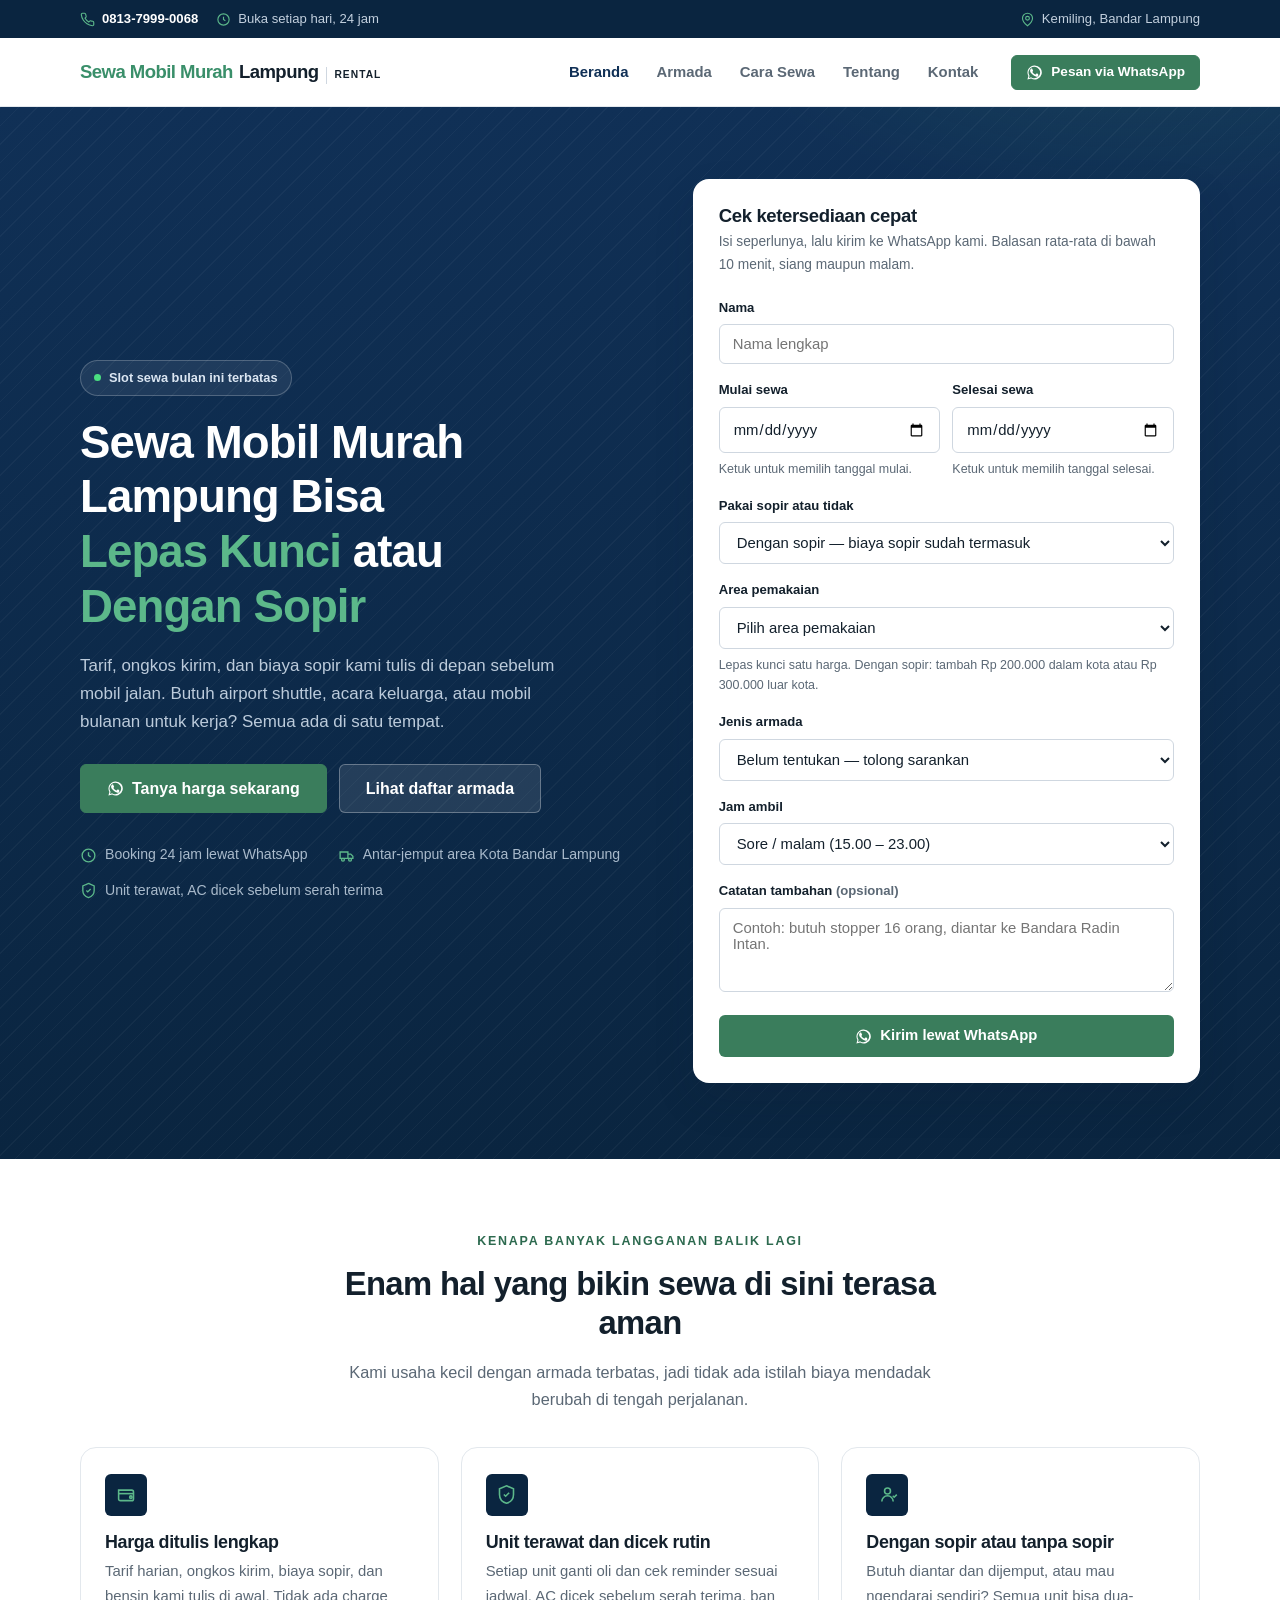
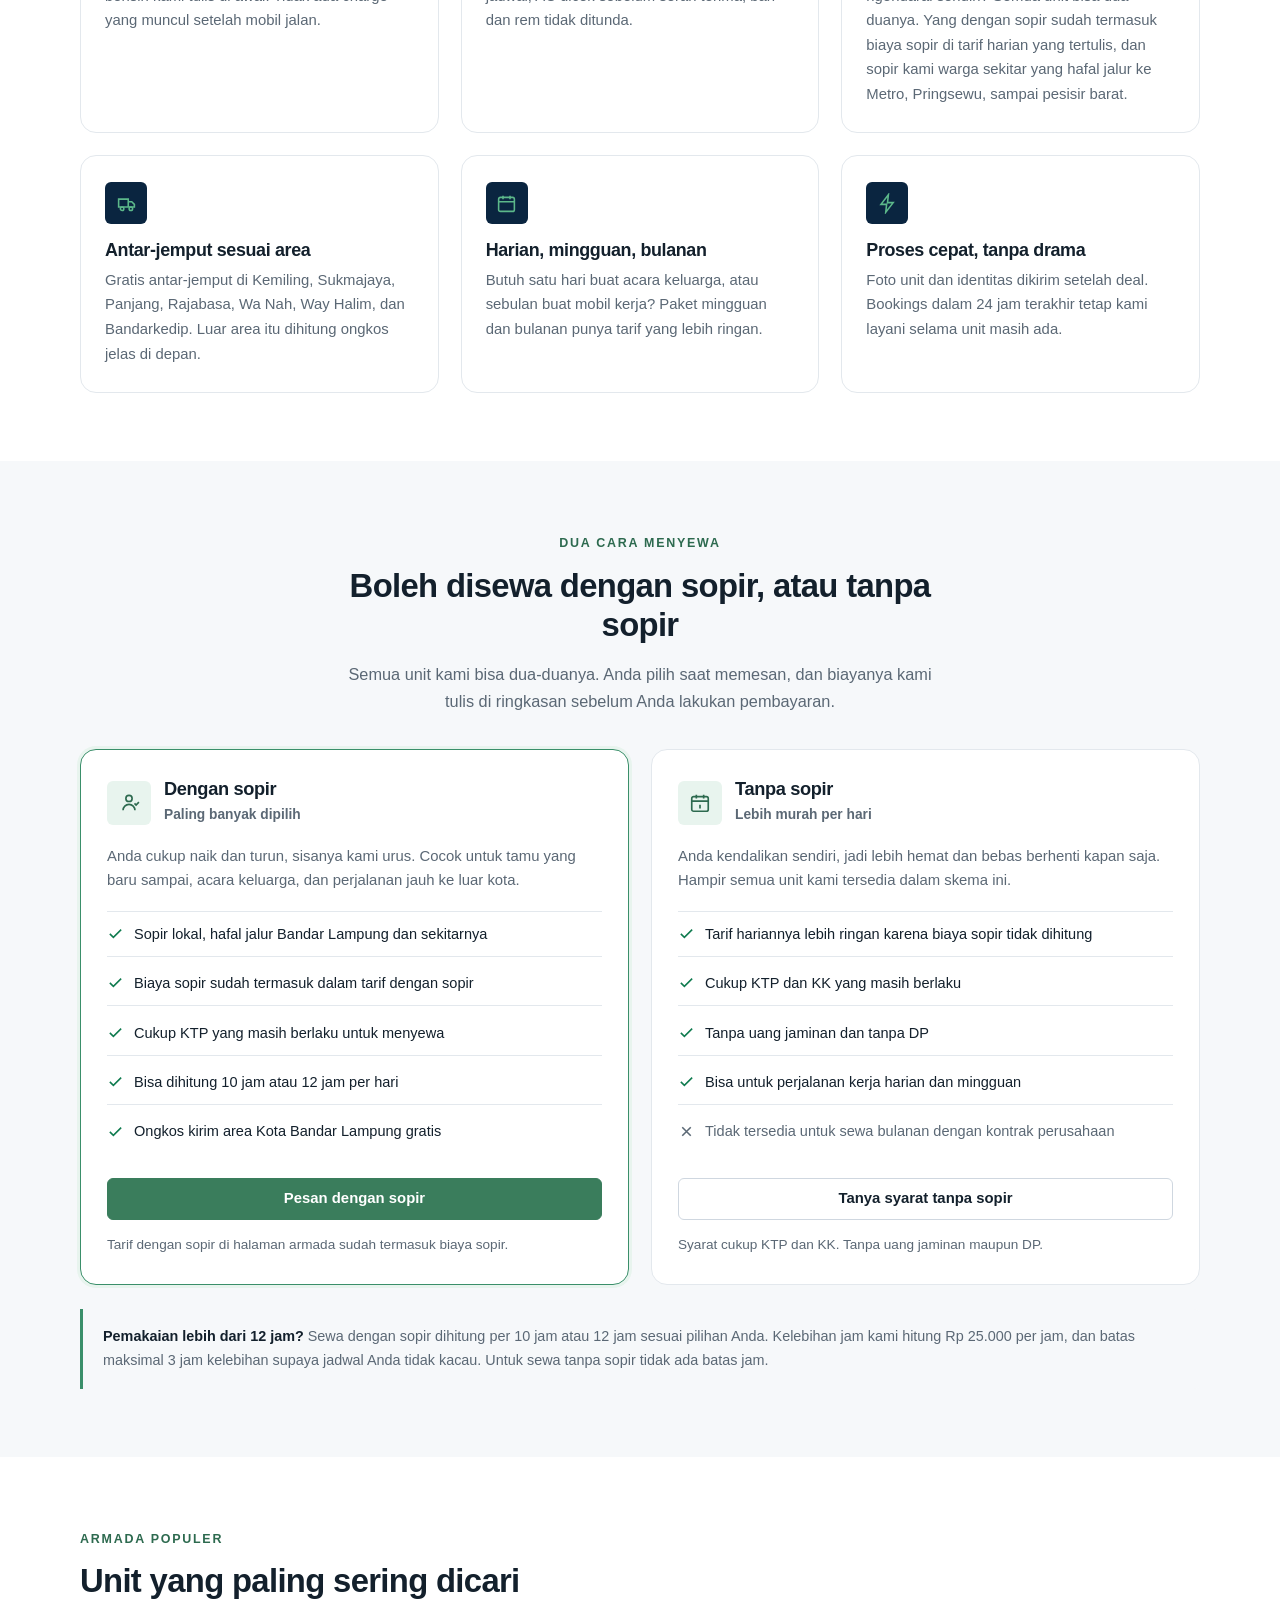
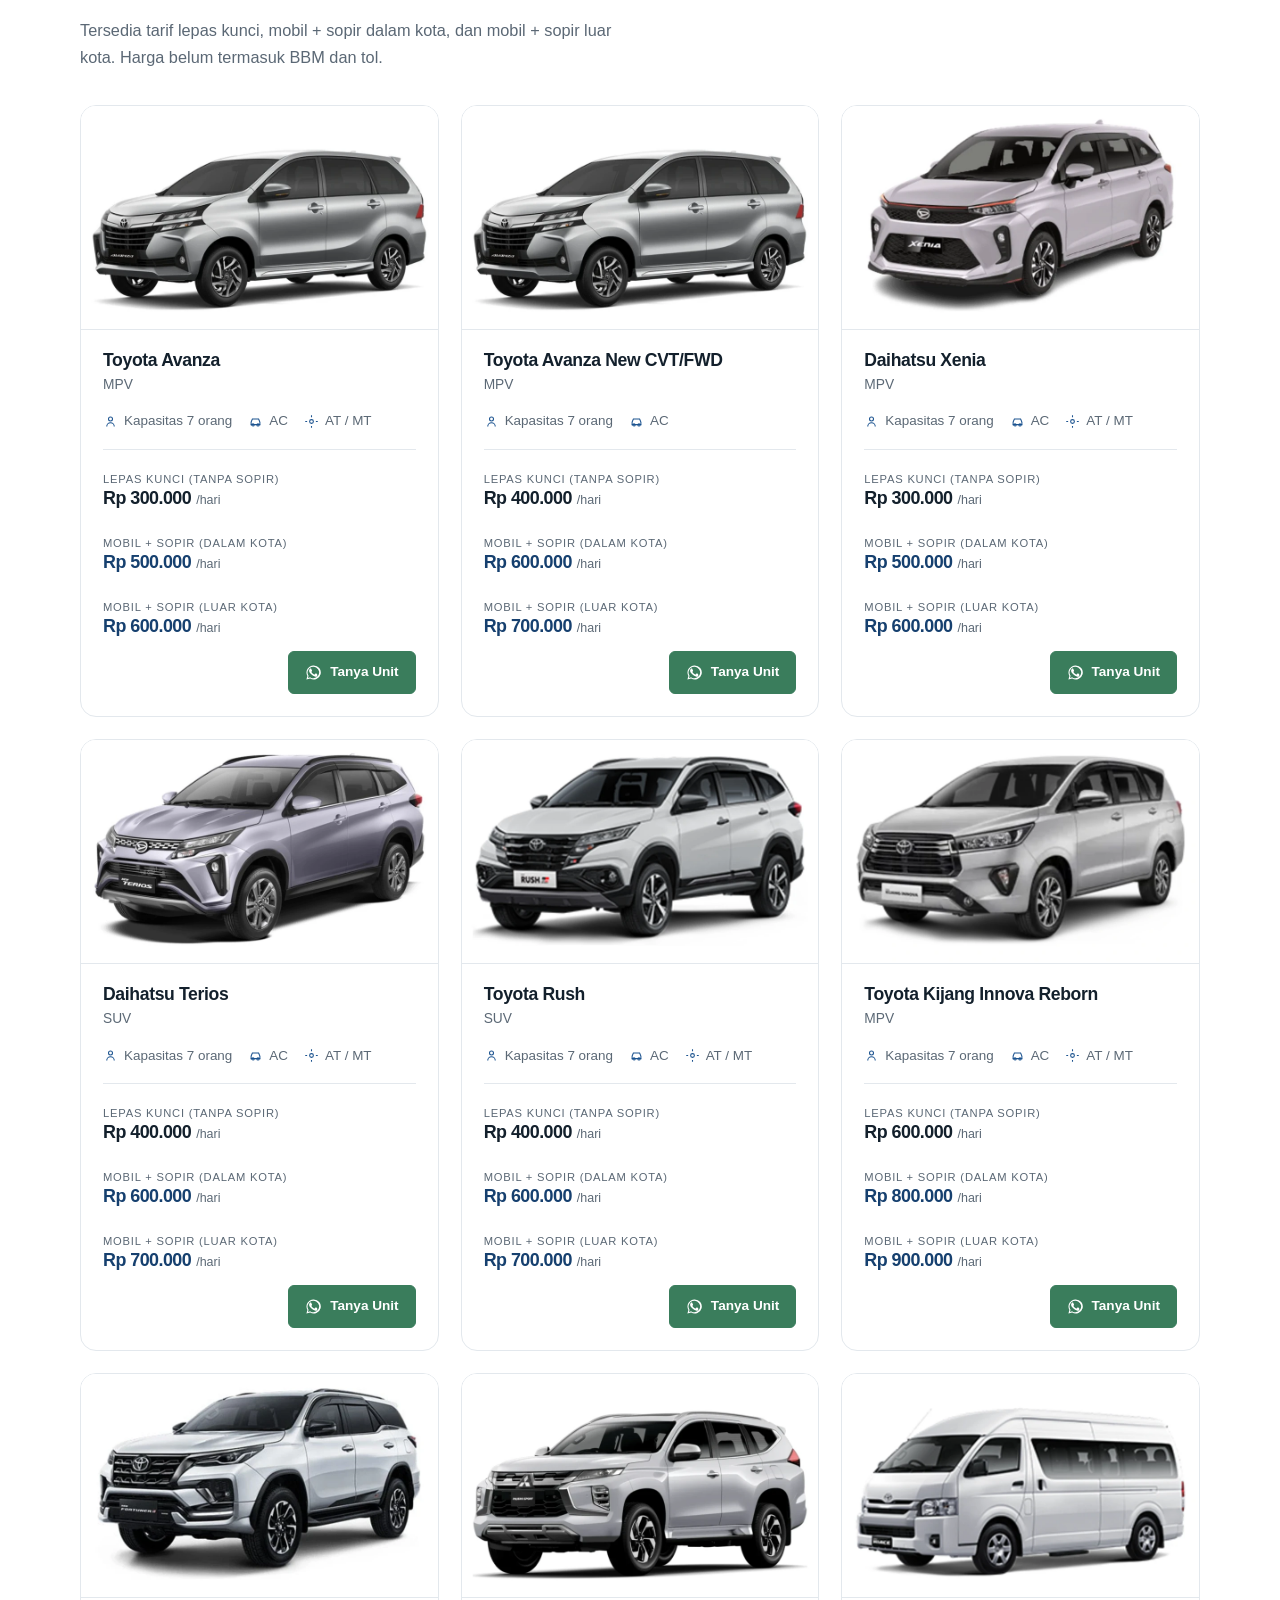
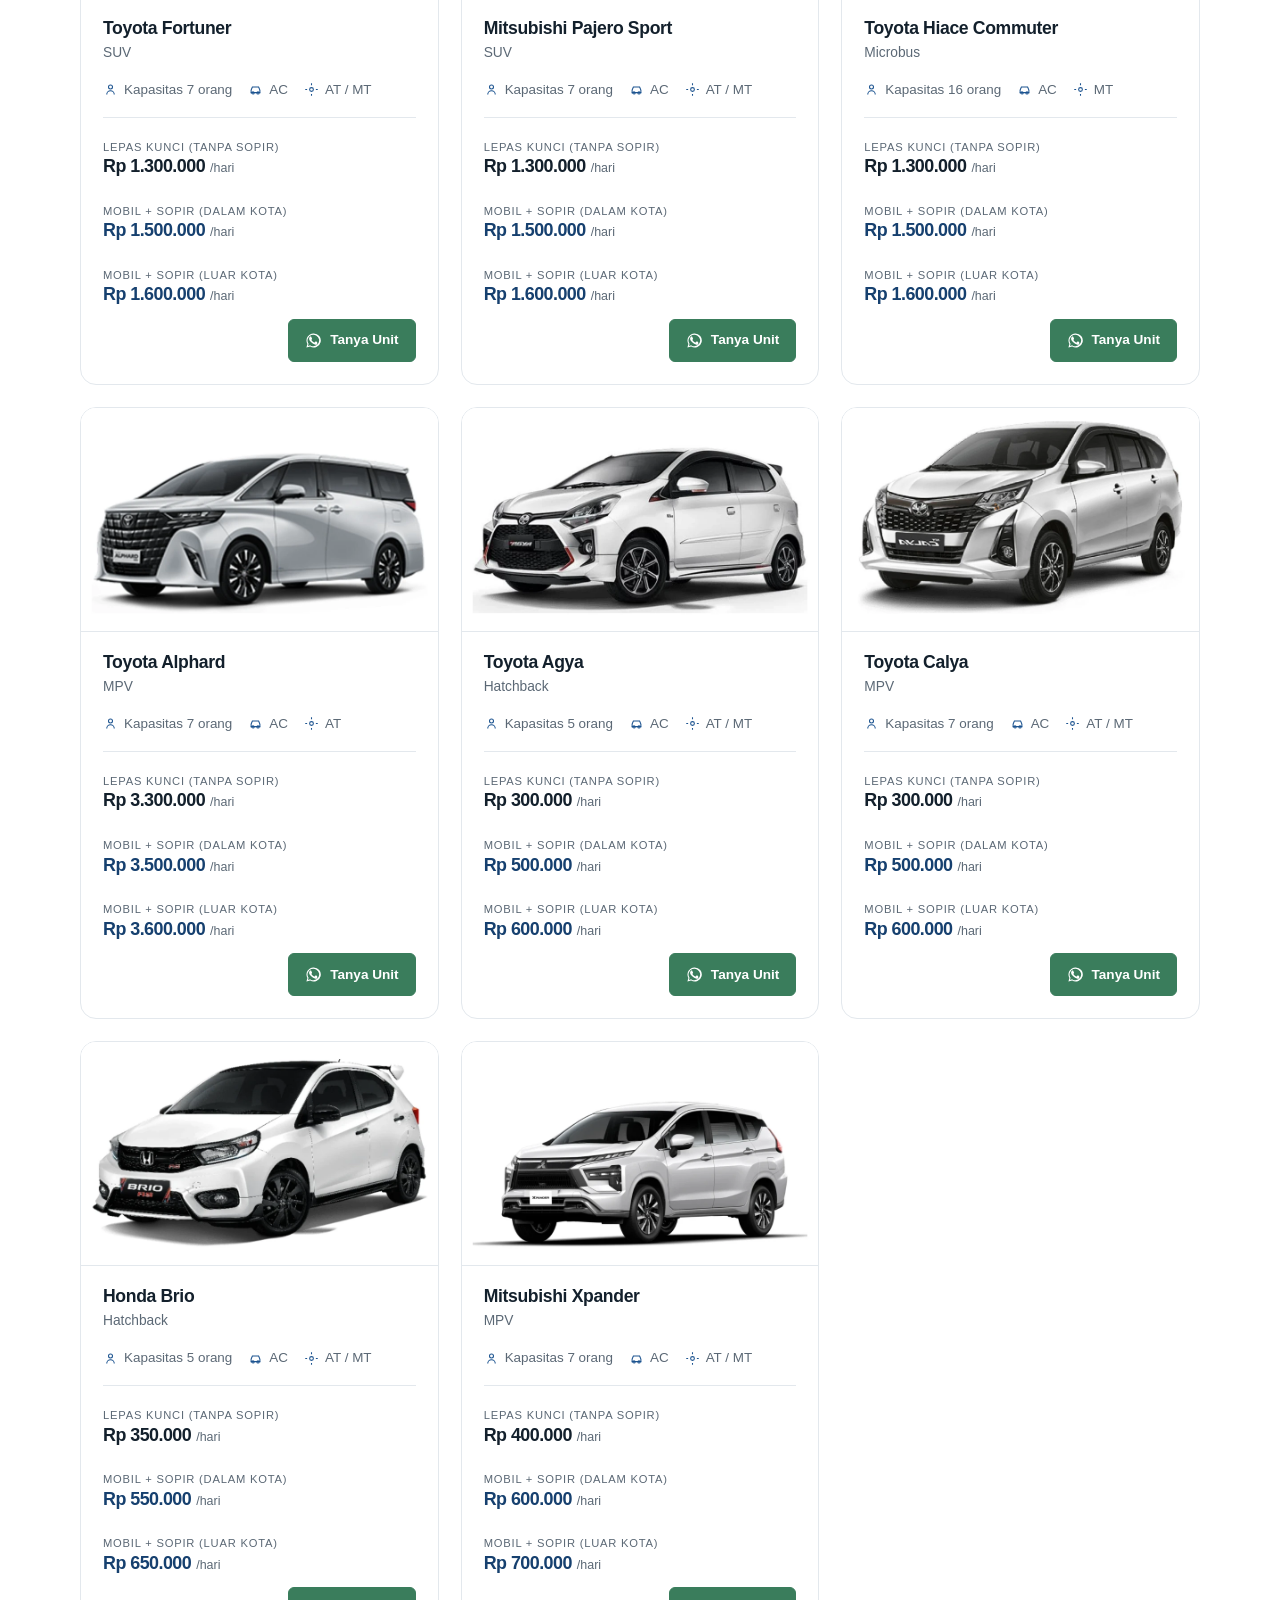
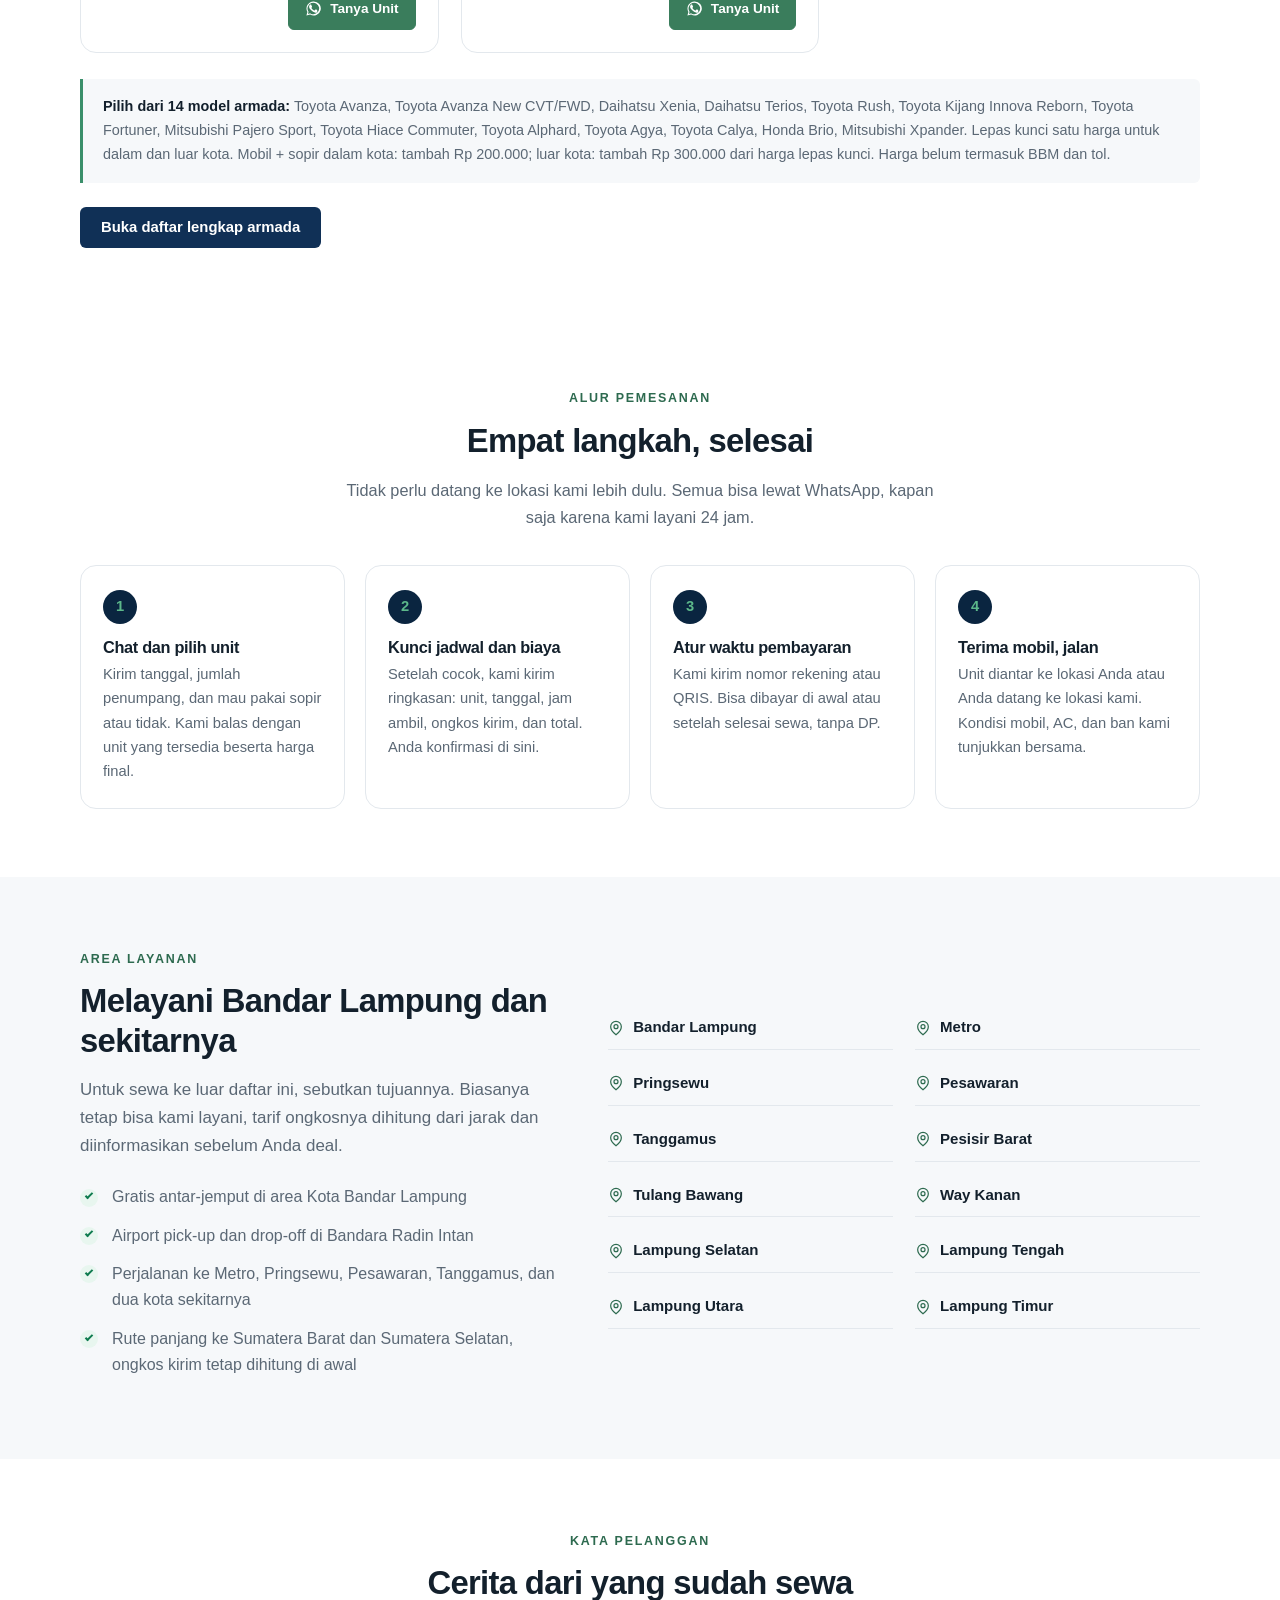
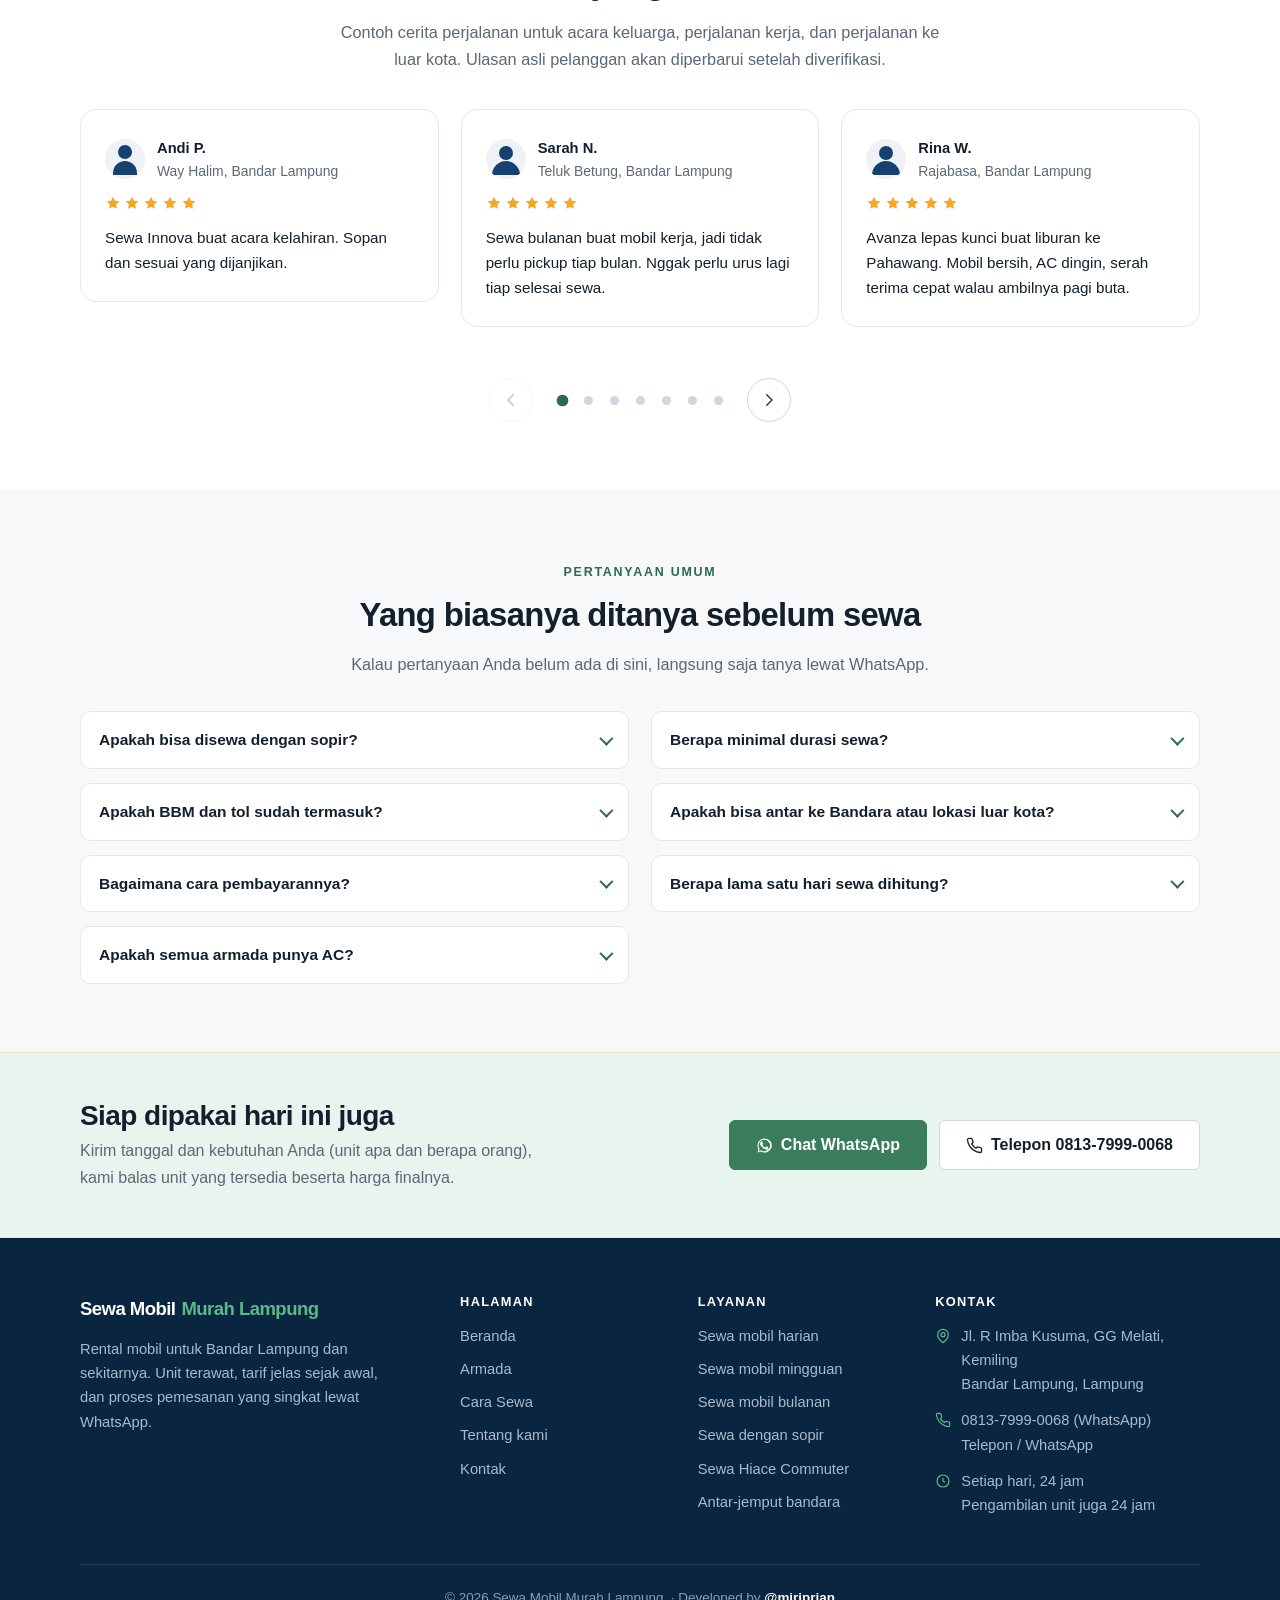
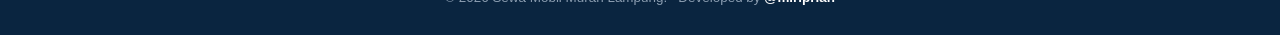
<file: index.html>
<!doctype html>
<html lang="id">
<head>
<meta charset="utf-8">
<meta name="viewport" content="width=device-width, initial-scale=1">
<title>Sewa Mobil Murah Lampung — Rental Mobil Harian, Mingguan, Bulanan</title>
<meta name="description" content="Sewa mobil di Bandar Lampung dengan harga jelas sejak awal. 14 model armada, dari MPV, SUV, hatchback, dan Hiace Commuter, dengan atau tanpa sopir. Melayani Bandar Lampung, Metro, Pringsewu, Pesawaran, dan kawasan sekitarnya. Booking cepat lewat WhatsApp.">
<link rel="canonical" href="https://sewamobilmurahlampung.com/">
<meta name="robots" content="index, follow">
<meta name="author" content="Sewa Mobil Murah Lampung">
<meta name="theme-color" content="#0a2540">
<meta property="og:type" content="website">
<meta property="og:locale" content="id_ID">
<meta property="og:site_name" content="Sewa Mobil Murah Lampung">
<meta property="og:title" content="Sewa Mobil Murah Lampung — Rental Mobil Harian, Mingguan, Bulanan">
<meta property="og:description" content="Sewa mobil di Bandar Lampung dengan harga jelas sejak awal. 14 model armada, dari MPV, SUV, hatchback, dan Hiace Commuter, dengan atau tanpa sopir.">
<meta property="og:url" content="https://sewamobilmurahlampung.com/">
<meta name="twitter:card" content="summary_large_image">
<script type="application/ld+json">
{
  "@context": "https://schema.org",
  "@type": "AutoRental",
  "@id": "https://sewamobilmurahlampung.com/#bisnis",
  "name": "Sewa Mobil Murah Lampung",
  "description": "Layanan sewa mobil di Bandar Lampung untuk harian, mingguan, dan bulanan, dengan atau tanpa sopir.",
  "url": "https://sewamobilmurahlampung.com/",
  "telephone": "+62-813-7999-0068",
  "priceRange": "Rp 300.000 - Rp 3.600.000 per hari",
  "currenciesAccepted": "IDR",
  "paymentAccepted": "Tunai, Transfer Bank, QRIS",
  "address": {
    "@type": "PostalAddress",
    "streetAddress": "Jl. R Imba Kusuma, GG Melati, Kemiling",
    "addressLocality": "Bandar Lampung",
    "addressRegion": "Lampung",
    "addressCountry": "ID"
  },
  "geo": {
    "@type": "GeoCoordinates",
    "latitude": -5.4003,
    "longitude": 105.2436
  },
  "areaServed": [
    { "@type": "City", "name": "Bandar Lampung" },
    { "@type": "City", "name": "Metro" },
    { "@type": "City", "name": "Pringsewu" },
    { "@type": "City", "name": "Pesawaran" },
    { "@type": "City", "name": "Tanggamus" },
    { "@type": "City", "name": "Pesisir Barat" },
    { "@type": "City", "name": "Tulang Bawang" },
    { "@type": "City", "name": "Way Kanan" }
  ],
  "openingHoursSpecification": [
    {
      "@type": "OpeningHoursSpecification",
      "dayOfWeek": ["Monday","Tuesday","Wednesday","Thursday","Friday","Saturday","Sunday"],
      "opens": "00:00",
      "closes": "24:00"
    }
  ]
}
</script>
<link rel="preload" href="/assets/css/style.css" as="style"><link rel="stylesheet" href="/assets/css/style.css?v=20261027-brand-color2">
<script src="/assets/js/main.js?v=20261027-scroll-anim" defer></script>
</head>
<body data-wa="6281379990068">

<a class="skip-link" href="#utama">Lompat ke konten utama</a>

<div class="topbar">
  <div class="wrap topbar__in">
    <div class="topbar__group">
      <span class="topbar__item">
        <svg viewBox="0 0 24 24" aria-hidden="true"><path d="M22 16.9v3a2 2 0 0 1-2.2 2 19.8 19.8 0 0 1-8.6-3.1 19.5 19.5 0 0 1-6-6A19.8 19.8 0 0 1 2.1 4.2 2 2 0 0 1 4.1 2h3a2 2 0 0 1 2 1.7c.1 1 .4 1.9.7 2.8a2 2 0 0 1-.5 2.1L8.1 9.9a16 16 0 0 0 6 6l1.3-1.3a2 2 0 0 1 2.1-.4c.9.3 1.8.6 2.8.7a2 2 0 0 1 1.7 2z"/></svg>
        <a href="https://wa.me/6281379990068?text=Halo%2C%20mau%20tanya%20sewa%20mobil%20di%20Lampung." target="_blank" rel="noopener">0813-7999-0068</a>
      </span>
      <span class="topbar__item topbar__item--jam">
        <svg viewBox="0 0 24 24" aria-hidden="true"><circle cx="12" cy="12" r="9"/><path d="M12 7.5V12l3 2"/></svg>
        Buka setiap hari, 24 jam
      </span>
    </div>
    <div class="topbar__group">
      <span class="topbar__item topbar__item--lokasi">
        <svg viewBox="0 0 24 24" aria-hidden="true"><path d="M20 10c0 6-8 12-8 12s-8-6-8-12a8 8 0 1 1 16 0z"/><circle cx="12" cy="10" r="3"/></svg>
        Kemiling, Bandar Lampung
      </span>
    </div>
  </div>
</div>

<header class="header">
  <div class="wrap header__in">
    <a class="brand" href="/"><span class="brand__green">Sewa Mobil Murah</span> <span class="brand__black">Lampung</span><span class="brand__tag">Rental</span></a>

    <nav class="nav" id="site-nav" aria-label="Navigasi utama">
      <ul>
        <li><a href="/" aria-current="page">Beranda</a></li>
        <li><a href="/armada">Armada</a></li>
        <li><a href="/cara-sewa">Cara Sewa</a></li>
        <li><a href="/tentang">Tentang</a></li>
        <li><a href="/kontak">Kontak</a></li>
      </ul>
    </nav>

    <a class="btn btn--primary btn--sm header__cta" href="https://wa.me/6281379990068?text=Halo%2C%20saya%20mau%20tanya%20sewa%20mobil%20di%20Bandar%20Lampung." target="_blank" rel="noopener"><svg viewBox="0 0 24 24" aria-hidden="true" class="is-fill"><path d="M17.5 14.4c-.3-.2-1.8-.9-2.1-1-.3-.1-.5-.2-.7.1s-.8 1-1 1.2c-.2.2-.4.2-.7.1-1.7-.8-2.9-1.5-4-3.4-.3-.5.3-.5.9-1.6.1-.2.1-.3 0-.5l-1-2.3c-.2-.6-.5-.5-.7-.5h-.6c-.2 0-.5.1-.8.4-.3.3-1 1-1 2.5s1.1 2.9 1.2 3.1c.1.2 2.1 3.2 5.1 4.5 2 1 2.8 1.1 3.8 1 .6 0 1.2-.5 1.4-1 .2-.5.2-1 .1-1-.1-.1-.3-.2-.6-.3z"/><path d="M12 2a10 10 0 0 0-8.6 15L2 22l5.2-1.4A10 10 0 1 0 12 2zm0 18.2a8.2 8.2 0 0 1-4.4-1.2l-.3-.2-3.1.8.8-3-.2-.3A8.2 8.2 0 1 1 12 20.2z"/></svg><span>Pesan via WhatsApp</span></a>

    <button class="nav-toggle" type="button" aria-expanded="false" aria-controls="site-nav" aria-label="Buka menu navigasi">
      <svg class="icon-menu" viewBox="0 0 24 24" aria-hidden="true"><path d="M4 7h16M4 12h16M4 17h16"/></svg>
      <svg class="icon-close" viewBox="0 0 24 24" aria-hidden="true"><path d="M6 6l12 12M18 6L6 18"/></svg>
    </button>
  </div>
</header>

<main id="utama">

  <section class="hero">
    <div class="wrap hero__in">
      <div>
        <span class="hero__badge">Slot sewa bulan ini terbatas</span>
        <h1>Sewa Mobil Murah Lampung Bisa <em>Lepas Kunci</em> atau <em>Dengan Sopir</em></h1>
        <p class="hero__text">
          Tarif, ongkos kirim, dan biaya sopir kami tulis di depan sebelum mobil jalan.
          Butuh airport shuttle, acara keluarga, atau mobil bulanan untuk kerja? Semua ada di satu tempat.
        </p>

        <div class="hero__actions">
          <a class="btn btn--primary btn--lg" href="https://wa.me/6281379990068?text=Halo%2C%20saya%20mau%20tanya%20sewa%20mobil%20di%20Bandar%20Lampung." target="_blank" rel="noopener">
            <svg viewBox="0 0 24 24" aria-hidden="true" class="is-fill"><path d="M17.5 14.4c-.3-.2-1.8-.9-2.1-1-.3-.1-.5-.2-.7.1s-.8 1-1 1.2c-.2.2-.4.2-.7.1-1.7-.8-2.9-1.5-4-3.4-.3-.5.3-.5.9-1.6.1-.2.1-.3 0-.5l-1-2.3c-.2-.6-.5-.5-.7-.5h-.6c-.2 0-.5.1-.8.4-.3.3-1 1-1 2.5s1.1 2.9 1.2 3.1c.1.2 2.1 3.2 5.1 4.5 2 1 2.8 1.1 3.8 1 .6 0 1.2-.5 1.4-1 .2-.5.2-1 .1-1-.1-.1-.3-.2-.6-.3z"/><path d="M12 2a10 10 0 0 0-8.6 15L2 22l5.2-1.4A10 10 0 1 0 12 2zm0 18.2a8.2 8.2 0 0 1-4.4-1.2l-.3-.2-3.1.8.8-3-.2-.3A8.2 8.2 0 1 1 12 20.2z"/></svg>
            Tanya harga sekarang
          </a>
          <a class="btn btn--on-dark btn--lg" href="/armada">Lihat daftar armada</a>
        </div>

        <ul class="hero__facts">
          <li><svg viewBox="0 0 24 24" aria-hidden="true"><circle cx="12" cy="12" r="9"/><path d="M12 7.5V12l3 2"/></svg> Booking 24 jam lewat WhatsApp</li>
          <li><svg viewBox="0 0 24 24" aria-hidden="true"><path d="M3 7h11v9H3zM14 10h4l3 3v3h-7z"/><circle cx="7" cy="18" r="2"/><circle cx="17" cy="18" r="2"/></svg> Antar-jemput area Kota Bandar Lampung</li>
          <li><svg viewBox="0 0 24 24" aria-hidden="true"><path d="M12 2l8 3.5V12c0 5-3.4 8.7-8 10-4.6-1.3-8-5-8-10V5.5z"/><path d="M9 12l2 2 4-4"/></svg> Unit terawat, AC dicek sebelum serah terima</li>
        </ul>
      </div>

      <div class="book">
        <h2>Cek ketersediaan cepat</h2>
        <p class="book__note">Isi seperlunya, lalu kirim ke WhatsApp kami. Balasan rata-rata di bawah 10 menit, siang maupun malam.</p>

        <form data-wa-form="Sewa Mobil Murah Lampung">
          <div class="field">
            <label for="b-nama">Nama</label>
            <input type="text" id="b-nama" name="nama" placeholder="Nama lengkap" autocomplete="name" required>
          </div>

          <div class="field__row">
            <div class="field">
              <label for="b-mulai">Mulai sewa</label>
              <input type="date" id="b-mulai" name="mulai" aria-describedby="b-mulai-hint" required>
              <small class="field__hint" id="b-mulai-hint">Ketuk untuk memilih tanggal mulai.</small>
            </div>
            <div class="field">
              <label for="b-selesai">Selesai sewa</label>
              <input type="date" id="b-selesai" name="selesai" aria-describedby="b-selesai-hint" required>
              <small class="field__hint" id="b-selesai-hint">Ketuk untuk memilih tanggal selesai.</small>
            </div>
          </div>

          <div class="field">
            <label for="b-sopir">Pakai sopir atau tidak</label>
            <select id="b-sopir" name="sopir">
              <option value="Dengan sopir (biaya sopir sudah termasuk)">Dengan sopir &mdash; biaya sopir sudah termasuk</option>
              <option value="Lepas kunci (butuh KTP dan KK)">Lepas kunci &mdash; butuh KTP dan KK</option>
              <option value="Belum tentukan, tolong sarankan">Belum tentukan &mdash; tolong sarankan</option>
            </select>
          </div>

          <div class="field">
            <label for="b-area">Area pemakaian</label>
            <select id="b-area" name="area" required aria-describedby="b-area-hint">
              <option value="">Pilih area pemakaian</option>
              <option value="Dalam kota">Dalam kota</option>
              <option value="Luar kota">Luar kota</option>
            </select>
            <small class="field__hint" id="b-area-hint">Lepas kunci satu harga. Dengan sopir: tambah Rp 200.000 dalam kota atau Rp 300.000 luar kota.</small>
          </div>

          <div class="field">
            <label for="b-mobil">Jenis armada</label>
            <select id="b-mobil" name="mobil">
              <option value="Belum tentukan - tolong sarankan">Belum tentukan &mdash; tolong sarankan</option>
              <option value="Toyota Avanza">Toyota Avanza</option>
              <option value="Toyota Avanza New CVT/FWD">Toyota Avanza New CVT/FWD</option>
              <option value="Daihatsu Xenia">Daihatsu Xenia</option>
              <option value="Daihatsu Terios">Daihatsu Terios</option>
              <option value="Toyota Rush">Toyota Rush</option>
              <option value="Toyota Kijang Innova Reborn">Toyota Kijang Innova Reborn</option>
              <option value="Toyota Fortuner">Toyota Fortuner</option>
              <option value="Mitsubishi Pajero Sport">Mitsubishi Pajero Sport</option>
              <option value="Toyota Hiace Commuter">Toyota Hiace Commuter</option>
              <option value="Toyota Alphard">Toyota Alphard</option>
              <option value="Toyota Agya">Toyota Agya</option>
              <option value="Toyota Calya">Toyota Calya</option>
              <option value="Honda Brio">Honda Brio</option>
              <option value="Mitsubishi Xpander">Mitsubishi Xpander</option>
</select>
          </div>

          <div class="field">
            <label for="b-jam">Jam ambil</label>
            <select id="b-jam" name="jam">
              <option value="Pagi (06.00 - 09.00)">Pagi (06.00 &ndash; 09.00)</option>
              <option value="Siang (09.00 - 15.00)">Siang (09.00 &ndash; 15.00)</option>
              <option value="Sore / malam (15.00 - 23.00)" selected>Sore / malam (15.00 &ndash; 23.00)</option>
              <option value="Subuh / dini hari (23.00 - 06.00)">Subuh / dini hari (23.00 &ndash; 06.00)</option>
            </select>
          </div>

          <div class="field">
            <label for="b-catatan">Catatan tambahan <span class="muted">(opsional)</span></label>
            <textarea id="b-catatan" name="catatan" placeholder="Contoh: butuh stopper&nbsp;16&nbsp;orang, diantar ke Bandara Radin Intan."></textarea>
          </div>

          <button class="btn btn--primary btn--block" type="submit">
            <svg viewBox="0 0 24 24" aria-hidden="true" class="is-fill"><path d="M17.5 14.4c-.3-.2-1.8-.9-2.1-1-.3-.1-.5-.2-.7.1s-.8 1-1 1.2c-.2.2-.4.2-.7.1-1.7-.8-2.9-1.5-4-3.4-.3-.5.3-.5.9-1.6.1-.2.1-.3 0-.5l-1-2.3c-.2-.6-.5-.5-.7-.5h-.6c-.2 0-.5.1-.8.4-.3.3-1 1-1 2.5s1.1 2.9 1.2 3.1c.1.2 2.1 3.2 5.1 4.5 2 1 2.8 1.1 3.8 1 .6 0 1.2-.5 1.4-1 .2-.5.2-1 .1-1-.1-.1-.3-.2-.6-.3z"/><path d="M12 2a10 10 0 0 0-8.6 15L2 22l5.2-1.4A10 10 0 1 0 12 2zm0 18.2a8.2 8.2 0 0 1-4.4-1.2l-.3-.2-3.1.8.8-3-.2-.3A8.2 8.2 0 1 1 12 20.2z"/></svg>
            Kirim lewat WhatsApp
          </button>
        </form>
      </div>
    </div>
  </section>

  <section class="section">
    <div class="wrap">
      <div class="section__head section__head--center">
        <span class="eyebrow">Kenapa banyak langganan balik lagi</span>
        <h2>Enam hal yang bikin sewa di sini terasa aman</h2>
        <p>Kami usaha kecil dengan armada terbatas, jadi tidak ada istilah biaya mendadak berubah di tengah perjalanan.</p>
      </div>

      <div class="grid-3">
        <article class="feature">
          <div class="feature__icon"><svg viewBox="0 0 24 24" aria-hidden="true"><path d="M3 7h15a2 2 0 0 1 2 2v8a2 2 0 0 1-2 2H5a2 2 0 0 1-2-2z"/><path d="M3 11h17"/><circle cx="17" cy="15" r="1.4"/></svg></div>
          <h3>Harga ditulis lengkap</h3>
          <p>Tarif harian, ongkos kirim, biaya sopir, dan bensin kami tulis di awal. Tidak ada charge yang muncul setelah mobil jalan.</p>
        </article>

        <article class="feature">
          <div class="feature__icon"><svg viewBox="0 0 24 24" aria-hidden="true"><path d="M12 2l8 3.5V12c0 5-3.4 8.7-8 10-4.6-1.3-8-5-8-10V5.5z"/><path d="M9 12l2 2 4-4"/></svg></div>
          <h3>Unit terawat dan dicek rutin</h3>
          <p>Setiap unit ganti oli dan cek reminder sesuai jadwal, AC dicek sebelum serah terima, ban dan rem tidak ditunda.</p>
        </article>

        <article class="feature">
          <div class="feature__icon"><svg viewBox="0 0 24 24" aria-hidden="true"><circle cx="12" cy="8" r="3.4"/><path d="M5.5 20a6.5 6.5 0 0 1 13 0"/><path d="M18 13.5l1.6 1.6 3-3"/></svg></div>
          <h3>Dengan sopir atau tanpa sopir</h3>
          <p>Butuh diantar dan dijemput, atau mau ngendarai sendiri? Semua unit bisa dua-duanya. Yang dengan sopir sudah termasuk biaya sopir di tarif harian yang tertulis, dan sopir kami warga sekitar yang hafal jalur ke Metro, Pringsewu, sampai pesisir barat.</p>
        </article>

        <article class="feature">
          <div class="feature__icon"><svg viewBox="0 0 24 24" aria-hidden="true"><path d="M3 7h11v9H3zM14 10h4l3 3v3h-7z"/><circle cx="7" cy="18" r="2"/><circle cx="17" cy="18" r="2"/></svg></div>
          <h3>Antar-jemput sesuai area</h3>
          <p>Gratis antar-jemput di Kemiling, Sukmajaya, Panjang, Rajabasa, Wa Nah, Way Halim, dan Bandarkedip. Luar area itu dihitung ongkos jelas di depan.</p>
        </article>

        <article class="feature">
          <div class="feature__icon"><svg viewBox="0 0 24 24" aria-hidden="true"><rect x="3" y="5" width="18" height="16" rx="2"/><path d="M3 10h18M8 3v4M16 3v4"/></svg></div>
          <h3>Harian, mingguan, bulanan</h3>
          <p>Butuh satu hari buat acara keluarga, atau sebulan buat mobil kerja? Paket mingguan dan bulanan punya tarif yang lebih ringan.</p>
        </article>

        <article class="feature">
          <div class="feature__icon"><svg viewBox="0 0 24 24" aria-hidden="true"><path d="M13 2L4.5 13H11l-1 9 8.5-11H12z"/></svg></div>
          <h3>Proses cepat, tanpa drama</h3>
          <p>Foto unit dan identitas dikirim setelah deal. Bookings dalam 24 jam terakhir tetap kami layani selama unit masih ada.</p>
        </article>
      </div>
    </div>
  </section>

  <section class="section section--alt">
    <div class="wrap">
      <div class="section__head section__head--center">
        <span class="eyebrow">Dua cara menyewa</span>
        <h2>Boleh disewa dengan sopir, atau tanpa sopir</h2>
        <p>Semua unit kami bisa dua-duanya. Anda pilih saat memesan, dan biayanya kami tulis di ringkasan sebelum Anda lakukan pembayaran.</p>
      </div>

      <div class="grid-2">
        <article class="choice choice--highlight">
          <div class="choice__head">
            <div class="choice__icon"><svg viewBox="0 0 24 24" aria-hidden="true"><circle cx="12" cy="7" r="3.4"/><path d="M5.5 20a6.5 6.5 0 0 1 13 0"/><path d="M18 12.5l1.7 1.7 3.1-3.1"/></svg></div>
            <div>
              <h3>Dengan sopir</h3>
              <span class="choice__tag">Paling banyak dipilih</span>
            </div>
          </div>
          <p>Anda cukup naik dan turun, sisanya kami urus. Cocok untuk tamu yang baru sampai, acara keluarga, dan perjalanan jauh ke luar kota.</p>
          <ul class="choice__list">
            <li><svg viewBox="0 0 24 24" aria-hidden="true"><path d="M4 12.5l5 5L20 6.5"/></svg> Sopir lokal, hafal jalur Bandar Lampung dan sekitarnya</li>
            <li><svg viewBox="0 0 24 24" aria-hidden="true"><path d="M4 12.5l5 5L20 6.5"/></svg> Biaya sopir sudah termasuk dalam tarif dengan sopir</li>
            <li><svg viewBox="0 0 24 24" aria-hidden="true"><path d="M4 12.5l5 5L20 6.5"/></svg> Cukup KTP yang masih berlaku untuk menyewa</li>
            <li><svg viewBox="0 0 24 24" aria-hidden="true"><path d="M4 12.5l5 5L20 6.5"/></svg> Bisa dihitung 10 jam atau 12 jam per hari</li>
            <li><svg viewBox="0 0 24 24" aria-hidden="true"><path d="M4 12.5l5 5L20 6.5"/></svg> Ongkos kirim area Kota Bandar Lampung gratis</li>
          </ul>
          <div class="choice__foot">
            <a class="btn btn--primary btn--block" href="https://wa.me/6281379990068?text=Halo%2C%20saya%20mau%20sewa%20mobil%20dengan%20sopir.%20Tolong%20cek%20ketersediaannya." target="_blank" rel="noopener">Pesan dengan sopir</a>
            <p class="choice__note">Tarif dengan sopir di halaman armada sudah termasuk biaya sopir.</p>
          </div>
        </article>

        <article class="choice">
          <div class="choice__head">
            <div class="choice__icon"><svg viewBox="0 0 24 24" aria-hidden="true"><rect x="3" y="5" width="18" height="16" rx="2"/><path d="M3 10h18M8 3v4M16 3v4"/><path d="M12 14v4"/></svg></div>
            <div>
              <h3>Tanpa sopir</h3>
              <span class="choice__tag">Lebih murah per hari</span>
            </div>
          </div>
          <p>Anda kendalikan sendiri, jadi lebih hemat dan bebas berhenti kapan saja. Hampir semua unit kami tersedia dalam skema ini.</p>
          <ul class="choice__list">
            <li><svg viewBox="0 0 24 24" aria-hidden="true"><path d="M4 12.5l5 5L20 6.5"/></svg> Tarif hariannya lebih ringan karena biaya sopir tidak dihitung</li>
            <li><svg viewBox="0 0 24 24" aria-hidden="true"><path d="M4 12.5l5 5L20 6.5"/></svg> Cukup KTP dan KK yang masih berlaku</li>
            <li><svg viewBox="0 0 24 24" aria-hidden="true"><path d="M4 12.5l5 5L20 6.5"/></svg> Tanpa uang jaminan dan tanpa DP</li>
            <li><svg viewBox="0 0 24 24" aria-hidden="true"><path d="M4 12.5l5 5L20 6.5"/></svg> Bisa untuk perjalanan kerja harian dan mingguan</li>
            <li class="is-off"><svg viewBox="0 0 24 24" aria-hidden="true"><path d="M6 6l12 12M18 6L6 18"/></svg> Tidak tersedia untuk sewa bulanan dengan kontrak perusahaan</li>
          </ul>
          <div class="choice__foot">
            <a class="btn btn--ghost btn--block" href="https://wa.me/6281379990068?text=Halo%2C%20saya%20mau%20sewa%20mobil%20tanpa%20sopir.%20Tolong%20cek%20syaratnya." target="_blank" rel="noopener">Tanya syarat tanpa sopir</a>
            <p class="choice__note">Syarat cukup KTP dan KK. Tanpa uang jaminan maupun DP.</p>
          </div>
        </article>
      </div>

      <div class="fleet-note u-mt">
        <p><strong>Pemakaian lebih dari 12 jam?</strong> Sewa dengan sopir dihitung per 10 jam atau 12 jam sesuai pilihan Anda. Kelebihan jam kami hitung Rp 25.000 per jam, dan batas maksimal 3 jam kelebihan supaya jadwal Anda tidak kacau. Untuk sewa tanpa sopir tidak ada batas jam.</p>
      </div>

    </div>
  </section>

  <section class="section">
    <div class="wrap">
      <div class="section__head">
        <span class="eyebrow">Armada populer</span>
        <h2>Unit yang paling sering dicari</h2>
        <p>Tersedia tarif lepas kunci, mobil + sopir dalam kota, dan mobil + sopir luar kota. Harga belum termasuk BBM dan tol.</p>
      </div>

      <div class="grid-3">
          <article class="car" data-kategori="mpv" data-merk="toyota">
            <div class="car__media">
              <img src="/assets/img/cars/official/normalized/toyota-avanza-zoom.webp" width="800" height="500" alt="Toyota Avanza" loading="lazy" decoding="async">
            </div>
            <div class="car__body">
              <h3 class="car__name">Toyota Avanza</h3>
              <p class="car__series">MPV</p>
              <ul class="car__spec">
                <li><svg viewBox="0 0 24 24" aria-hidden="true"><circle cx="12" cy="8" r="3.2"/><path d="M6 20a6 6 0 0 1 12 0"/></svg> Kapasitas 7 orang</li>
                <li><svg viewBox="0 0 24 24" aria-hidden="true"><path d="M4 17h16M5 17v-4l2-5h10l2 5v4"/><circle cx="8" cy="17.5" r="1.8"/><circle cx="16" cy="17.5" r="1.8"/></svg> AC</li>
                <li><svg viewBox="0 0 24 24" aria-hidden="true"><circle cx="12" cy="12" r="3"/><path d="M12 2v3M12 19v3M2 12h3M19 12h3"/></svg> AT / MT</li>
              </ul>
              <div class="car__foot">
                <div class="car__price">
                  <p class="car__rate"><small>Lepas Kunci (Tanpa Sopir)</small><strong>Rp 300.000</strong><span>/hari</span></p>
                  <p class="car__rate car__rate--sopir"><small>Mobil + sopir (dalam kota)</small><strong>Rp 500.000</strong><span>/hari</span></p>
                  <p class="car__rate car__rate--sopir"><small>Mobil + sopir (luar kota)</small><strong>Rp 600.000</strong><span>/hari</span></p>
                </div>
                <div class="car__actions">
                  <a class="btn btn--sm btn--ghost car__wa" href="https://wa.me/6281379990068?text=Halo%2C%20mau%20sewa%20Toyota%20Avanza.%20Tolong%20cek%20ketersediaan%20dan%20harga%20terbaru." target="_blank" rel="noopener" aria-label="Tanya Unit Toyota Avanza via WhatsApp"><svg viewBox="0 0 24 24" aria-hidden="true" class="is-fill"><path d="M17.5 14.4c-.3-.2-1.8-.9-2.1-1-.3-.1-.5-.2-.7.1s-.8 1-1 1.2c-.2.2-.4.2-.7.1-1.7-.8-2.9-1.5-4-3.4-.3-.5.3-.5.9-1.6.1-.2.1-.3 0-.5l-1-2.3c-.2-.6-.5-.5-.7-.5h-.6c-.2 0-.5.1-.8.4-.3.3-1 1-1 2.5s1.1 2.9 1.2 3.1c.1.2 2.1 3.2 5.1 4.5 2 1 2.8 1.1 3.8 1 .6 0 1.2-.5 1.4-1 .2-.5.2-1 .1-1-.1-.1-.3-.2-.6-.3z"/><path d="M12 2a10 10 0 0 0-8.6 15L2 22l5.2-1.4A10 10 0 1 0 12 2zm0 18.2a8.2 8.2 0 0 1-4.4-1.2l-.3-.2-3.1.8.8-3-.2-.3A8.2 8.2 0 1 1 12 20.2z"/></svg><span>Tanya Unit</span></a>
                </div>
              </div>
            </div>
          </article>
          <article class="car" data-kategori="mpv" data-merk="toyota">
            <div class="car__media">
              <img src="/assets/img/cars/official/normalized/toyota-avanza-zoom.webp" width="800" height="500" alt="Toyota Avanza New CVT/FWD" loading="lazy" decoding="async">
            </div>
            <div class="car__body">
              <h3 class="car__name">Toyota Avanza New CVT/FWD</h3>
              <p class="car__series">MPV</p>
              <ul class="car__spec">
                <li><svg viewBox="0 0 24 24" aria-hidden="true"><circle cx="12" cy="8" r="3.2"/><path d="M6 20a6 6 0 0 1 12 0"/></svg> Kapasitas 7 orang</li>
                <li><svg viewBox="0 0 24 24" aria-hidden="true"><path d="M4 17h16M5 17v-4l2-5h10l2 5v4"/><circle cx="8" cy="17.5" r="1.8"/><circle cx="16" cy="17.5" r="1.8"/></svg> AC</li>
                
              </ul>
              <div class="car__foot">
                <div class="car__price">
                  <p class="car__rate"><small>Lepas Kunci (Tanpa Sopir)</small><strong>Rp 400.000</strong><span>/hari</span></p>
                  <p class="car__rate car__rate--sopir"><small>Mobil + sopir (dalam kota)</small><strong>Rp 600.000</strong><span>/hari</span></p>
                  <p class="car__rate car__rate--sopir"><small>Mobil + sopir (luar kota)</small><strong>Rp 700.000</strong><span>/hari</span></p>
                </div>
                <div class="car__actions">
                  <a class="btn btn--sm btn--ghost car__wa" href="https://wa.me/6281379990068?text=Halo%2C%20mau%20sewa%20Toyota%20Avanza%20New%20CVT%2FFWD.%20Tolong%20cek%20ketersediaan%20dan%20harga%20terbaru." target="_blank" rel="noopener" aria-label="Tanya Unit Toyota Avanza New CVT/FWD via WhatsApp"><svg viewBox="0 0 24 24" aria-hidden="true" class="is-fill"><path d="M17.5 14.4c-.3-.2-1.8-.9-2.1-1-.3-.1-.5-.2-.7.1s-.8 1-1 1.2c-.2.2-.4.2-.7.1-1.7-.8-2.9-1.5-4-3.4-.3-.5.3-.5.9-1.6.1-.2.1-.3 0-.5l-1-2.3c-.2-.6-.5-.5-.7-.5h-.6c-.2 0-.5.1-.8.4-.3.3-1 1-1 2.5s1.1 2.9 1.2 3.1c.1.2 2.1 3.2 5.1 4.5 2 1 2.8 1.1 3.8 1 .6 0 1.2-.5 1.4-1 .2-.5.2-1 .1-1-.1-.1-.3-.2-.6-.3z"/><path d="M12 2a10 10 0 0 0-8.6 15L2 22l5.2-1.4A10 10 0 1 0 12 2zm0 18.2a8.2 8.2 0 0 1-4.4-1.2l-.3-.2-3.1.8.8-3-.2-.3A8.2 8.2 0 1 1 12 20.2z"/></svg><span>Tanya Unit</span></a>
                </div>
              </div>
            </div>
          </article>
          <article class="car" data-kategori="mpv" data-merk="daihatsu">
            <div class="car__media">
              <img src="/assets/img/cars/official/normalized/daihatsu-xenia-zoom.webp" width="800" height="500" alt="Daihatsu Xenia" loading="lazy" decoding="async">
            </div>
            <div class="car__body">
              <h3 class="car__name">Daihatsu Xenia</h3>
              <p class="car__series">MPV</p>
              <ul class="car__spec">
                <li><svg viewBox="0 0 24 24" aria-hidden="true"><circle cx="12" cy="8" r="3.2"/><path d="M6 20a6 6 0 0 1 12 0"/></svg> Kapasitas 7 orang</li>
                <li><svg viewBox="0 0 24 24" aria-hidden="true"><path d="M4 17h16M5 17v-4l2-5h10l2 5v4"/><circle cx="8" cy="17.5" r="1.8"/><circle cx="16" cy="17.5" r="1.8"/></svg> AC</li>
                <li><svg viewBox="0 0 24 24" aria-hidden="true"><circle cx="12" cy="12" r="3"/><path d="M12 2v3M12 19v3M2 12h3M19 12h3"/></svg> AT / MT</li>
              </ul>
              <div class="car__foot">
                <div class="car__price">
                  <p class="car__rate"><small>Lepas Kunci (Tanpa Sopir)</small><strong>Rp 300.000</strong><span>/hari</span></p>
                  <p class="car__rate car__rate--sopir"><small>Mobil + sopir (dalam kota)</small><strong>Rp 500.000</strong><span>/hari</span></p>
                  <p class="car__rate car__rate--sopir"><small>Mobil + sopir (luar kota)</small><strong>Rp 600.000</strong><span>/hari</span></p>
                </div>
                <div class="car__actions">
                  <a class="btn btn--sm btn--ghost car__wa" href="https://wa.me/6281379990068?text=Halo%2C%20mau%20sewa%20Daihatsu%20Xenia.%20Tolong%20cek%20ketersediaan%20dan%20harga%20terbaru." target="_blank" rel="noopener" aria-label="Tanya Unit Daihatsu Xenia via WhatsApp"><svg viewBox="0 0 24 24" aria-hidden="true" class="is-fill"><path d="M17.5 14.4c-.3-.2-1.8-.9-2.1-1-.3-.1-.5-.2-.7.1s-.8 1-1 1.2c-.2.2-.4.2-.7.1-1.7-.8-2.9-1.5-4-3.4-.3-.5.3-.5.9-1.6.1-.2.1-.3 0-.5l-1-2.3c-.2-.6-.5-.5-.7-.5h-.6c-.2 0-.5.1-.8.4-.3.3-1 1-1 2.5s1.1 2.9 1.2 3.1c.1.2 2.1 3.2 5.1 4.5 2 1 2.8 1.1 3.8 1 .6 0 1.2-.5 1.4-1 .2-.5.2-1 .1-1-.1-.1-.3-.2-.6-.3z"/><path d="M12 2a10 10 0 0 0-8.6 15L2 22l5.2-1.4A10 10 0 1 0 12 2zm0 18.2a8.2 8.2 0 0 1-4.4-1.2l-.3-.2-3.1.8.8-3-.2-.3A8.2 8.2 0 1 1 12 20.2z"/></svg><span>Tanya Unit</span></a>
                </div>
              </div>
            </div>
          </article>
          <article class="car" data-kategori="suv" data-merk="daihatsu">
            <div class="car__media">
              <img src="/assets/img/cars/official/normalized/daihatsu-terios-zoom.webp" width="800" height="500" alt="Daihatsu Terios" loading="lazy" decoding="async">
            </div>
            <div class="car__body">
              <h3 class="car__name">Daihatsu Terios</h3>
              <p class="car__series">SUV</p>
              <ul class="car__spec">
                <li><svg viewBox="0 0 24 24" aria-hidden="true"><circle cx="12" cy="8" r="3.2"/><path d="M6 20a6 6 0 0 1 12 0"/></svg> Kapasitas 7 orang</li>
                <li><svg viewBox="0 0 24 24" aria-hidden="true"><path d="M4 17h16M5 17v-4l2-5h10l2 5v4"/><circle cx="8" cy="17.5" r="1.8"/><circle cx="16" cy="17.5" r="1.8"/></svg> AC</li>
                <li><svg viewBox="0 0 24 24" aria-hidden="true"><circle cx="12" cy="12" r="3"/><path d="M12 2v3M12 19v3M2 12h3M19 12h3"/></svg> AT / MT</li>
              </ul>
              <div class="car__foot">
                <div class="car__price">
                  <p class="car__rate"><small>Lepas Kunci (Tanpa Sopir)</small><strong>Rp 400.000</strong><span>/hari</span></p>
                  <p class="car__rate car__rate--sopir"><small>Mobil + sopir (dalam kota)</small><strong>Rp 600.000</strong><span>/hari</span></p>
                  <p class="car__rate car__rate--sopir"><small>Mobil + sopir (luar kota)</small><strong>Rp 700.000</strong><span>/hari</span></p>
                </div>
                <div class="car__actions">
                  <a class="btn btn--sm btn--ghost car__wa" href="https://wa.me/6281379990068?text=Halo%2C%20mau%20sewa%20Daihatsu%20Terios.%20Tolong%20cek%20ketersediaan%20dan%20harga%20terbaru." target="_blank" rel="noopener" aria-label="Tanya Unit Daihatsu Terios via WhatsApp"><svg viewBox="0 0 24 24" aria-hidden="true" class="is-fill"><path d="M17.5 14.4c-.3-.2-1.8-.9-2.1-1-.3-.1-.5-.2-.7.1s-.8 1-1 1.2c-.2.2-.4.2-.7.1-1.7-.8-2.9-1.5-4-3.4-.3-.5.3-.5.9-1.6.1-.2.1-.3 0-.5l-1-2.3c-.2-.6-.5-.5-.7-.5h-.6c-.2 0-.5.1-.8.4-.3.3-1 1-1 2.5s1.1 2.9 1.2 3.1c.1.2 2.1 3.2 5.1 4.5 2 1 2.8 1.1 3.8 1 .6 0 1.2-.5 1.4-1 .2-.5.2-1 .1-1-.1-.1-.3-.2-.6-.3z"/><path d="M12 2a10 10 0 0 0-8.6 15L2 22l5.2-1.4A10 10 0 1 0 12 2zm0 18.2a8.2 8.2 0 0 1-4.4-1.2l-.3-.2-3.1.8.8-3-.2-.3A8.2 8.2 0 1 1 12 20.2z"/></svg><span>Tanya Unit</span></a>
                </div>
              </div>
            </div>
          </article>
          <article class="car" data-kategori="suv" data-merk="toyota">
            <div class="car__media">
              <img src="/assets/img/cars/official/normalized/toyota-rush-zoom.webp" width="800" height="500" alt="Toyota Rush" loading="lazy" decoding="async">
            </div>
            <div class="car__body">
              <h3 class="car__name">Toyota Rush</h3>
              <p class="car__series">SUV</p>
              <ul class="car__spec">
                <li><svg viewBox="0 0 24 24" aria-hidden="true"><circle cx="12" cy="8" r="3.2"/><path d="M6 20a6 6 0 0 1 12 0"/></svg> Kapasitas 7 orang</li>
                <li><svg viewBox="0 0 24 24" aria-hidden="true"><path d="M4 17h16M5 17v-4l2-5h10l2 5v4"/><circle cx="8" cy="17.5" r="1.8"/><circle cx="16" cy="17.5" r="1.8"/></svg> AC</li>
                <li><svg viewBox="0 0 24 24" aria-hidden="true"><circle cx="12" cy="12" r="3"/><path d="M12 2v3M12 19v3M2 12h3M19 12h3"/></svg> AT / MT</li>
              </ul>
              <div class="car__foot">
                <div class="car__price">
                  <p class="car__rate"><small>Lepas Kunci (Tanpa Sopir)</small><strong>Rp 400.000</strong><span>/hari</span></p>
                  <p class="car__rate car__rate--sopir"><small>Mobil + sopir (dalam kota)</small><strong>Rp 600.000</strong><span>/hari</span></p>
                  <p class="car__rate car__rate--sopir"><small>Mobil + sopir (luar kota)</small><strong>Rp 700.000</strong><span>/hari</span></p>
                </div>
                <div class="car__actions">
                  <a class="btn btn--sm btn--ghost car__wa" href="https://wa.me/6281379990068?text=Halo%2C%20mau%20sewa%20Toyota%20Rush.%20Tolong%20cek%20ketersediaan%20dan%20harga%20terbaru." target="_blank" rel="noopener" aria-label="Tanya Unit Toyota Rush via WhatsApp"><svg viewBox="0 0 24 24" aria-hidden="true" class="is-fill"><path d="M17.5 14.4c-.3-.2-1.8-.9-2.1-1-.3-.1-.5-.2-.7.1s-.8 1-1 1.2c-.2.2-.4.2-.7.1-1.7-.8-2.9-1.5-4-3.4-.3-.5.3-.5.9-1.6.1-.2.1-.3 0-.5l-1-2.3c-.2-.6-.5-.5-.7-.5h-.6c-.2 0-.5.1-.8.4-.3.3-1 1-1 2.5s1.1 2.9 1.2 3.1c.1.2 2.1 3.2 5.1 4.5 2 1 2.8 1.1 3.8 1 .6 0 1.2-.5 1.4-1 .2-.5.2-1 .1-1-.1-.1-.3-.2-.6-.3z"/><path d="M12 2a10 10 0 0 0-8.6 15L2 22l5.2-1.4A10 10 0 1 0 12 2zm0 18.2a8.2 8.2 0 0 1-4.4-1.2l-.3-.2-3.1.8.8-3-.2-.3A8.2 8.2 0 1 1 12 20.2z"/></svg><span>Tanya Unit</span></a>
                </div>
              </div>
            </div>
          </article>
          <article class="car" data-kategori="mpv" data-merk="toyota">
            <div class="car__media">
              <img src="/assets/img/cars/official/normalized/toyota-kijang-innova-reborn-zoom.webp" width="800" height="500" alt="Toyota Kijang Innova Reborn" loading="lazy" decoding="async">
            </div>
            <div class="car__body">
              <h3 class="car__name">Toyota Kijang Innova Reborn</h3>
              <p class="car__series">MPV</p>
              <ul class="car__spec">
                <li><svg viewBox="0 0 24 24" aria-hidden="true"><circle cx="12" cy="8" r="3.2"/><path d="M6 20a6 6 0 0 1 12 0"/></svg> Kapasitas 7 orang</li>
                <li><svg viewBox="0 0 24 24" aria-hidden="true"><path d="M4 17h16M5 17v-4l2-5h10l2 5v4"/><circle cx="8" cy="17.5" r="1.8"/><circle cx="16" cy="17.5" r="1.8"/></svg> AC</li>
                <li><svg viewBox="0 0 24 24" aria-hidden="true"><circle cx="12" cy="12" r="3"/><path d="M12 2v3M12 19v3M2 12h3M19 12h3"/></svg> AT / MT</li>
              </ul>
              <div class="car__foot">
                <div class="car__price">
                  <p class="car__rate"><small>Lepas Kunci (Tanpa Sopir)</small><strong>Rp 600.000</strong><span>/hari</span></p>
                  <p class="car__rate car__rate--sopir"><small>Mobil + sopir (dalam kota)</small><strong>Rp 800.000</strong><span>/hari</span></p>
                  <p class="car__rate car__rate--sopir"><small>Mobil + sopir (luar kota)</small><strong>Rp 900.000</strong><span>/hari</span></p>
                </div>
                <div class="car__actions">
                  <a class="btn btn--sm btn--ghost car__wa" href="https://wa.me/6281379990068?text=Halo%2C%20mau%20sewa%20Toyota%20Kijang%20Innova%20Reborn.%20Tolong%20cek%20ketersediaan%20dan%20harga%20terbaru." target="_blank" rel="noopener" aria-label="Tanya Unit Toyota Kijang Innova Reborn via WhatsApp"><svg viewBox="0 0 24 24" aria-hidden="true" class="is-fill"><path d="M17.5 14.4c-.3-.2-1.8-.9-2.1-1-.3-.1-.5-.2-.7.1s-.8 1-1 1.2c-.2.2-.4.2-.7.1-1.7-.8-2.9-1.5-4-3.4-.3-.5.3-.5.9-1.6.1-.2.1-.3 0-.5l-1-2.3c-.2-.6-.5-.5-.7-.5h-.6c-.2 0-.5.1-.8.4-.3.3-1 1-1 2.5s1.1 2.9 1.2 3.1c.1.2 2.1 3.2 5.1 4.5 2 1 2.8 1.1 3.8 1 .6 0 1.2-.5 1.4-1 .2-.5.2-1 .1-1-.1-.1-.3-.2-.6-.3z"/><path d="M12 2a10 10 0 0 0-8.6 15L2 22l5.2-1.4A10 10 0 1 0 12 2zm0 18.2a8.2 8.2 0 0 1-4.4-1.2l-.3-.2-3.1.8.8-3-.2-.3A8.2 8.2 0 1 1 12 20.2z"/></svg><span>Tanya Unit</span></a>
                </div>
              </div>
            </div>
          </article>
          <article class="car" data-kategori="suv" data-merk="toyota">
            <div class="car__media">
              <img src="/assets/img/cars/official/normalized/toyota-fortuner-zoom.webp" width="800" height="500" alt="Toyota Fortuner" loading="lazy" decoding="async">
            </div>
            <div class="car__body">
              <h3 class="car__name">Toyota Fortuner</h3>
              <p class="car__series">SUV</p>
              <ul class="car__spec">
                <li><svg viewBox="0 0 24 24" aria-hidden="true"><circle cx="12" cy="8" r="3.2"/><path d="M6 20a6 6 0 0 1 12 0"/></svg> Kapasitas 7 orang</li>
                <li><svg viewBox="0 0 24 24" aria-hidden="true"><path d="M4 17h16M5 17v-4l2-5h10l2 5v4"/><circle cx="8" cy="17.5" r="1.8"/><circle cx="16" cy="17.5" r="1.8"/></svg> AC</li>
                <li><svg viewBox="0 0 24 24" aria-hidden="true"><circle cx="12" cy="12" r="3"/><path d="M12 2v3M12 19v3M2 12h3M19 12h3"/></svg> AT / MT</li>
              </ul>
              <div class="car__foot">
                <div class="car__price">
                  <p class="car__rate"><small>Lepas Kunci (Tanpa Sopir)</small><strong>Rp 1.300.000</strong><span>/hari</span></p>
                  <p class="car__rate car__rate--sopir"><small>Mobil + sopir (dalam kota)</small><strong>Rp 1.500.000</strong><span>/hari</span></p>
                  <p class="car__rate car__rate--sopir"><small>Mobil + sopir (luar kota)</small><strong>Rp 1.600.000</strong><span>/hari</span></p>
                </div>
                <div class="car__actions">
                  <a class="btn btn--sm btn--ghost car__wa" href="https://wa.me/6281379990068?text=Halo%2C%20mau%20sewa%20Toyota%20Fortuner.%20Tolong%20cek%20ketersediaan%20dan%20harga%20terbaru." target="_blank" rel="noopener" aria-label="Tanya Unit Toyota Fortuner via WhatsApp"><svg viewBox="0 0 24 24" aria-hidden="true" class="is-fill"><path d="M17.5 14.4c-.3-.2-1.8-.9-2.1-1-.3-.1-.5-.2-.7.1s-.8 1-1 1.2c-.2.2-.4.2-.7.1-1.7-.8-2.9-1.5-4-3.4-.3-.5.3-.5.9-1.6.1-.2.1-.3 0-.5l-1-2.3c-.2-.6-.5-.5-.7-.5h-.6c-.2 0-.5.1-.8.4-.3.3-1 1-1 2.5s1.1 2.9 1.2 3.1c.1.2 2.1 3.2 5.1 4.5 2 1 2.8 1.1 3.8 1 .6 0 1.2-.5 1.4-1 .2-.5.2-1 .1-1-.1-.1-.3-.2-.6-.3z"/><path d="M12 2a10 10 0 0 0-8.6 15L2 22l5.2-1.4A10 10 0 1 0 12 2zm0 18.2a8.2 8.2 0 0 1-4.4-1.2l-.3-.2-3.1.8.8-3-.2-.3A8.2 8.2 0 1 1 12 20.2z"/></svg><span>Tanya Unit</span></a>
                </div>
              </div>
            </div>
          </article>
          <article class="car" data-kategori="suv" data-merk="mitsubishi">
            <div class="car__media">
              <img src="/assets/img/cars/official/normalized/mitsubishi-pajero-sport-zoom.webp" width="800" height="500" alt="Mitsubishi Pajero Sport" loading="lazy" decoding="async">
            </div>
            <div class="car__body">
              <h3 class="car__name">Mitsubishi Pajero Sport</h3>
              <p class="car__series">SUV</p>
              <ul class="car__spec">
                <li><svg viewBox="0 0 24 24" aria-hidden="true"><circle cx="12" cy="8" r="3.2"/><path d="M6 20a6 6 0 0 1 12 0"/></svg> Kapasitas 7 orang</li>
                <li><svg viewBox="0 0 24 24" aria-hidden="true"><path d="M4 17h16M5 17v-4l2-5h10l2 5v4"/><circle cx="8" cy="17.5" r="1.8"/><circle cx="16" cy="17.5" r="1.8"/></svg> AC</li>
                <li><svg viewBox="0 0 24 24" aria-hidden="true"><circle cx="12" cy="12" r="3"/><path d="M12 2v3M12 19v3M2 12h3M19 12h3"/></svg> AT / MT</li>
              </ul>
              <div class="car__foot">
                <div class="car__price">
                  <p class="car__rate"><small>Lepas Kunci (Tanpa Sopir)</small><strong>Rp 1.300.000</strong><span>/hari</span></p>
                  <p class="car__rate car__rate--sopir"><small>Mobil + sopir (dalam kota)</small><strong>Rp 1.500.000</strong><span>/hari</span></p>
                  <p class="car__rate car__rate--sopir"><small>Mobil + sopir (luar kota)</small><strong>Rp 1.600.000</strong><span>/hari</span></p>
                </div>
                <div class="car__actions">
                  <a class="btn btn--sm btn--ghost car__wa" href="https://wa.me/6281379990068?text=Halo%2C%20mau%20sewa%20Mitsubishi%20Pajero%20Sport.%20Tolong%20cek%20ketersediaan%20dan%20harga%20terbaru." target="_blank" rel="noopener" aria-label="Tanya Unit Mitsubishi Pajero Sport via WhatsApp"><svg viewBox="0 0 24 24" aria-hidden="true" class="is-fill"><path d="M17.5 14.4c-.3-.2-1.8-.9-2.1-1-.3-.1-.5-.2-.7.1s-.8 1-1 1.2c-.2.2-.4.2-.7.1-1.7-.8-2.9-1.5-4-3.4-.3-.5.3-.5.9-1.6.1-.2.1-.3 0-.5l-1-2.3c-.2-.6-.5-.5-.7-.5h-.6c-.2 0-.5.1-.8.4-.3.3-1 1-1 2.5s1.1 2.9 1.2 3.1c.1.2 2.1 3.2 5.1 4.5 2 1 2.8 1.1 3.8 1 .6 0 1.2-.5 1.4-1 .2-.5.2-1 .1-1-.1-.1-.3-.2-.6-.3z"/><path d="M12 2a10 10 0 0 0-8.6 15L2 22l5.2-1.4A10 10 0 1 0 12 2zm0 18.2a8.2 8.2 0 0 1-4.4-1.2l-.3-.2-3.1.8.8-3-.2-.3A8.2 8.2 0 1 1 12 20.2z"/></svg><span>Tanya Unit</span></a>
                </div>
              </div>
            </div>
          </article>
          <article class="car" data-kategori="microbus" data-merk="toyota">
            <div class="car__media">
              <img src="/assets/img/cars/official/normalized/toyota-hiace-commuter-zoom.webp" width="800" height="500" alt="Toyota Hiace Commuter" loading="lazy" decoding="async">
            </div>
            <div class="car__body">
              <h3 class="car__name">Toyota Hiace Commuter</h3>
              <p class="car__series">Microbus</p>
              <ul class="car__spec">
                <li><svg viewBox="0 0 24 24" aria-hidden="true"><circle cx="12" cy="8" r="3.2"/><path d="M6 20a6 6 0 0 1 12 0"/></svg> Kapasitas 16 orang</li>
                <li><svg viewBox="0 0 24 24" aria-hidden="true"><path d="M4 17h16M5 17v-4l2-5h10l2 5v4"/><circle cx="8" cy="17.5" r="1.8"/><circle cx="16" cy="17.5" r="1.8"/></svg> AC</li>
                <li><svg viewBox="0 0 24 24" aria-hidden="true"><circle cx="12" cy="12" r="3"/><path d="M12 2v3M12 19v3M2 12h3M19 12h3"/></svg> MT</li>
              </ul>
              <div class="car__foot">
                <div class="car__price">
                  <p class="car__rate"><small>Lepas Kunci (Tanpa Sopir)</small><strong>Rp 1.300.000</strong><span>/hari</span></p>
                  <p class="car__rate car__rate--sopir"><small>Mobil + sopir (dalam kota)</small><strong>Rp 1.500.000</strong><span>/hari</span></p>
                  <p class="car__rate car__rate--sopir"><small>Mobil + sopir (luar kota)</small><strong>Rp 1.600.000</strong><span>/hari</span></p>
                </div>
                <div class="car__actions">
                  <a class="btn btn--sm btn--ghost car__wa" href="https://wa.me/6281379990068?text=Halo%2C%20mau%20sewa%20Toyota%20Hiace%20Commuter.%20Tolong%20cek%20ketersediaan%20dan%20harga%20terbaru." target="_blank" rel="noopener" aria-label="Tanya Unit Toyota Hiace Commuter via WhatsApp"><svg viewBox="0 0 24 24" aria-hidden="true" class="is-fill"><path d="M17.5 14.4c-.3-.2-1.8-.9-2.1-1-.3-.1-.5-.2-.7.1s-.8 1-1 1.2c-.2.2-.4.2-.7.1-1.7-.8-2.9-1.5-4-3.4-.3-.5.3-.5.9-1.6.1-.2.1-.3 0-.5l-1-2.3c-.2-.6-.5-.5-.7-.5h-.6c-.2 0-.5.1-.8.4-.3.3-1 1-1 2.5s1.1 2.9 1.2 3.1c.1.2 2.1 3.2 5.1 4.5 2 1 2.8 1.1 3.8 1 .6 0 1.2-.5 1.4-1 .2-.5.2-1 .1-1-.1-.1-.3-.2-.6-.3z"/><path d="M12 2a10 10 0 0 0-8.6 15L2 22l5.2-1.4A10 10 0 1 0 12 2zm0 18.2a8.2 8.2 0 0 1-4.4-1.2l-.3-.2-3.1.8.8-3-.2-.3A8.2 8.2 0 1 1 12 20.2z"/></svg><span>Tanya Unit</span></a>
                </div>
              </div>
            </div>
          </article>
          <article class="car" data-kategori="mpv" data-merk="toyota">
            <div class="car__media">
              <img src="/assets/img/cars/official/normalized/toyota-alphard-zoom.webp" width="800" height="500" alt="Toyota Alphard" loading="lazy" decoding="async">
            </div>
            <div class="car__body">
              <h3 class="car__name">Toyota Alphard</h3>
              <p class="car__series">MPV</p>
              <ul class="car__spec">
                <li><svg viewBox="0 0 24 24" aria-hidden="true"><circle cx="12" cy="8" r="3.2"/><path d="M6 20a6 6 0 0 1 12 0"/></svg> Kapasitas 7 orang</li>
                <li><svg viewBox="0 0 24 24" aria-hidden="true"><path d="M4 17h16M5 17v-4l2-5h10l2 5v4"/><circle cx="8" cy="17.5" r="1.8"/><circle cx="16" cy="17.5" r="1.8"/></svg> AC</li>
                <li><svg viewBox="0 0 24 24" aria-hidden="true"><circle cx="12" cy="12" r="3"/><path d="M12 2v3M12 19v3M2 12h3M19 12h3"/></svg> AT</li>
              </ul>
              <div class="car__foot">
                <div class="car__price">
                  <p class="car__rate"><small>Lepas Kunci (Tanpa Sopir)</small><strong>Rp 3.300.000</strong><span>/hari</span></p>
                  <p class="car__rate car__rate--sopir"><small>Mobil + sopir (dalam kota)</small><strong>Rp 3.500.000</strong><span>/hari</span></p>
                  <p class="car__rate car__rate--sopir"><small>Mobil + sopir (luar kota)</small><strong>Rp 3.600.000</strong><span>/hari</span></p>
                </div>
                <div class="car__actions">
                  <a class="btn btn--sm btn--ghost car__wa" href="https://wa.me/6281379990068?text=Halo%2C%20mau%20sewa%20Toyota%20Alphard.%20Tolong%20cek%20ketersediaan%20dan%20harga%20terbaru." target="_blank" rel="noopener" aria-label="Tanya Unit Toyota Alphard via WhatsApp"><svg viewBox="0 0 24 24" aria-hidden="true" class="is-fill"><path d="M17.5 14.4c-.3-.2-1.8-.9-2.1-1-.3-.1-.5-.2-.7.1s-.8 1-1 1.2c-.2.2-.4.2-.7.1-1.7-.8-2.9-1.5-4-3.4-.3-.5.3-.5.9-1.6.1-.2.1-.3 0-.5l-1-2.3c-.2-.6-.5-.5-.7-.5h-.6c-.2 0-.5.1-.8.4-.3.3-1 1-1 2.5s1.1 2.9 1.2 3.1c.1.2 2.1 3.2 5.1 4.5 2 1 2.8 1.1 3.8 1 .6 0 1.2-.5 1.4-1 .2-.5.2-1 .1-1-.1-.1-.3-.2-.6-.3z"/><path d="M12 2a10 10 0 0 0-8.6 15L2 22l5.2-1.4A10 10 0 1 0 12 2zm0 18.2a8.2 8.2 0 0 1-4.4-1.2l-.3-.2-3.1.8.8-3-.2-.3A8.2 8.2 0 1 1 12 20.2z"/></svg><span>Tanya Unit</span></a>
                </div>
              </div>
            </div>
          </article>
          <article class="car" data-kategori="hatch" data-merk="toyota">
            <div class="car__media">
              <img src="/assets/img/cars/official/normalized/toyota-agya-zoom.webp" width="800" height="500" alt="Toyota Agya" loading="lazy" decoding="async">
            </div>
            <div class="car__body">
              <h3 class="car__name">Toyota Agya</h3>
              <p class="car__series">Hatchback</p>
              <ul class="car__spec">
                <li><svg viewBox="0 0 24 24" aria-hidden="true"><circle cx="12" cy="8" r="3.2"/><path d="M6 20a6 6 0 0 1 12 0"/></svg> Kapasitas 5 orang</li>
                <li><svg viewBox="0 0 24 24" aria-hidden="true"><path d="M4 17h16M5 17v-4l2-5h10l2 5v4"/><circle cx="8" cy="17.5" r="1.8"/><circle cx="16" cy="17.5" r="1.8"/></svg> AC</li>
                <li><svg viewBox="0 0 24 24" aria-hidden="true"><circle cx="12" cy="12" r="3"/><path d="M12 2v3M12 19v3M2 12h3M19 12h3"/></svg> AT / MT</li>
              </ul>
              <div class="car__foot">
                <div class="car__price">
                  <p class="car__rate"><small>Lepas Kunci (Tanpa Sopir)</small><strong>Rp 300.000</strong><span>/hari</span></p>
                  <p class="car__rate car__rate--sopir"><small>Mobil + sopir (dalam kota)</small><strong>Rp 500.000</strong><span>/hari</span></p>
                  <p class="car__rate car__rate--sopir"><small>Mobil + sopir (luar kota)</small><strong>Rp 600.000</strong><span>/hari</span></p>
                </div>
                <div class="car__actions">
                  <a class="btn btn--sm btn--ghost car__wa" href="https://wa.me/6281379990068?text=Halo%2C%20mau%20sewa%20Toyota%20Agya.%20Tolong%20cek%20ketersediaan%20dan%20harga%20terbaru." target="_blank" rel="noopener" aria-label="Tanya Unit Toyota Agya via WhatsApp"><svg viewBox="0 0 24 24" aria-hidden="true" class="is-fill"><path d="M17.5 14.4c-.3-.2-1.8-.9-2.1-1-.3-.1-.5-.2-.7.1s-.8 1-1 1.2c-.2.2-.4.2-.7.1-1.7-.8-2.9-1.5-4-3.4-.3-.5.3-.5.9-1.6.1-.2.1-.3 0-.5l-1-2.3c-.2-.6-.5-.5-.7-.5h-.6c-.2 0-.5.1-.8.4-.3.3-1 1-1 2.5s1.1 2.9 1.2 3.1c.1.2 2.1 3.2 5.1 4.5 2 1 2.8 1.1 3.8 1 .6 0 1.2-.5 1.4-1 .2-.5.2-1 .1-1-.1-.1-.3-.2-.6-.3z"/><path d="M12 2a10 10 0 0 0-8.6 15L2 22l5.2-1.4A10 10 0 1 0 12 2zm0 18.2a8.2 8.2 0 0 1-4.4-1.2l-.3-.2-3.1.8.8-3-.2-.3A8.2 8.2 0 1 1 12 20.2z"/></svg><span>Tanya Unit</span></a>
                </div>
              </div>
            </div>
          </article>
          <article class="car" data-kategori="mpv" data-merk="toyota">
            <div class="car__media">
              <img src="/assets/img/cars/official/normalized/toyota-calya-flip-zoom.webp" width="800" height="500" alt="Toyota Calya" loading="lazy" decoding="async">
            </div>
            <div class="car__body">
              <h3 class="car__name">Toyota Calya</h3>
              <p class="car__series">MPV</p>
              <ul class="car__spec">
                <li><svg viewBox="0 0 24 24" aria-hidden="true"><circle cx="12" cy="8" r="3.2"/><path d="M6 20a6 6 0 0 1 12 0"/></svg> Kapasitas 7 orang</li>
                <li><svg viewBox="0 0 24 24" aria-hidden="true"><path d="M4 17h16M5 17v-4l2-5h10l2 5v4"/><circle cx="8" cy="17.5" r="1.8"/><circle cx="16" cy="17.5" r="1.8"/></svg> AC</li>
                <li><svg viewBox="0 0 24 24" aria-hidden="true"><circle cx="12" cy="12" r="3"/><path d="M12 2v3M12 19v3M2 12h3M19 12h3"/></svg> AT / MT</li>
              </ul>
              <div class="car__foot">
                <div class="car__price">
                  <p class="car__rate"><small>Lepas Kunci (Tanpa Sopir)</small><strong>Rp 300.000</strong><span>/hari</span></p>
                  <p class="car__rate car__rate--sopir"><small>Mobil + sopir (dalam kota)</small><strong>Rp 500.000</strong><span>/hari</span></p>
                  <p class="car__rate car__rate--sopir"><small>Mobil + sopir (luar kota)</small><strong>Rp 600.000</strong><span>/hari</span></p>
                </div>
                <div class="car__actions">
                  <a class="btn btn--sm btn--ghost car__wa" href="https://wa.me/6281379990068?text=Halo%2C%20mau%20sewa%20Toyota%20Calya.%20Tolong%20cek%20ketersediaan%20dan%20harga%20terbaru." target="_blank" rel="noopener" aria-label="Tanya Unit Toyota Calya via WhatsApp"><svg viewBox="0 0 24 24" aria-hidden="true" class="is-fill"><path d="M17.5 14.4c-.3-.2-1.8-.9-2.1-1-.3-.1-.5-.2-.7.1s-.8 1-1 1.2c-.2.2-.4.2-.7.1-1.7-.8-2.9-1.5-4-3.4-.3-.5.3-.5.9-1.6.1-.2.1-.3 0-.5l-1-2.3c-.2-.6-.5-.5-.7-.5h-.6c-.2 0-.5.1-.8.4-.3.3-1 1-1 2.5s1.1 2.9 1.2 3.1c.1.2 2.1 3.2 5.1 4.5 2 1 2.8 1.1 3.8 1 .6 0 1.2-.5 1.4-1 .2-.5.2-1 .1-1-.1-.1-.3-.2-.6-.3z"/><path d="M12 2a10 10 0 0 0-8.6 15L2 22l5.2-1.4A10 10 0 1 0 12 2zm0 18.2a8.2 8.2 0 0 1-4.4-1.2l-.3-.2-3.1.8.8-3-.2-.3A8.2 8.2 0 1 1 12 20.2z"/></svg><span>Tanya Unit</span></a>
                </div>
              </div>
            </div>
          </article>
          <article class="car" data-kategori="hatch" data-merk="honda">
            <div class="car__media">
              <img src="/assets/img/cars/official/normalized/honda-brio-zoom.webp" width="800" height="500" alt="Honda Brio" loading="lazy" decoding="async">
            </div>
            <div class="car__body">
              <h3 class="car__name">Honda Brio</h3>
              <p class="car__series">Hatchback</p>
              <ul class="car__spec">
                <li><svg viewBox="0 0 24 24" aria-hidden="true"><circle cx="12" cy="8" r="3.2"/><path d="M6 20a6 6 0 0 1 12 0"/></svg> Kapasitas 5 orang</li>
                <li><svg viewBox="0 0 24 24" aria-hidden="true"><path d="M4 17h16M5 17v-4l2-5h10l2 5v4"/><circle cx="8" cy="17.5" r="1.8"/><circle cx="16" cy="17.5" r="1.8"/></svg> AC</li>
                <li><svg viewBox="0 0 24 24" aria-hidden="true"><circle cx="12" cy="12" r="3"/><path d="M12 2v3M12 19v3M2 12h3M19 12h3"/></svg> AT / MT</li>
              </ul>
              <div class="car__foot">
                <div class="car__price">
                  <p class="car__rate"><small>Lepas Kunci (Tanpa Sopir)</small><strong>Rp 350.000</strong><span>/hari</span></p>
                  <p class="car__rate car__rate--sopir"><small>Mobil + sopir (dalam kota)</small><strong>Rp 550.000</strong><span>/hari</span></p>
                  <p class="car__rate car__rate--sopir"><small>Mobil + sopir (luar kota)</small><strong>Rp 650.000</strong><span>/hari</span></p>
                </div>
                <div class="car__actions">
                  <a class="btn btn--sm btn--ghost car__wa" href="https://wa.me/6281379990068?text=Halo%2C%20mau%20sewa%20Honda%20Brio.%20Tolong%20cek%20ketersediaan%20dan%20harga%20terbaru." target="_blank" rel="noopener" aria-label="Tanya Unit Honda Brio via WhatsApp"><svg viewBox="0 0 24 24" aria-hidden="true" class="is-fill"><path d="M17.5 14.4c-.3-.2-1.8-.9-2.1-1-.3-.1-.5-.2-.7.1s-.8 1-1 1.2c-.2.2-.4.2-.7.1-1.7-.8-2.9-1.5-4-3.4-.3-.5.3-.5.9-1.6.1-.2.1-.3 0-.5l-1-2.3c-.2-.6-.5-.5-.7-.5h-.6c-.2 0-.5.1-.8.4-.3.3-1 1-1 2.5s1.1 2.9 1.2 3.1c.1.2 2.1 3.2 5.1 4.5 2 1 2.8 1.1 3.8 1 .6 0 1.2-.5 1.4-1 .2-.5.2-1 .1-1-.1-.1-.3-.2-.6-.3z"/><path d="M12 2a10 10 0 0 0-8.6 15L2 22l5.2-1.4A10 10 0 1 0 12 2zm0 18.2a8.2 8.2 0 0 1-4.4-1.2l-.3-.2-3.1.8.8-3-.2-.3A8.2 8.2 0 1 1 12 20.2z"/></svg><span>Tanya Unit</span></a>
                </div>
              </div>
            </div>
          </article>
          <article class="car" data-kategori="mpv" data-merk="mitsubishi">
            <div class="car__media">
              <img src="/assets/img/cars/official/normalized/mitsubishi-xpander-zoom.webp" width="800" height="500" alt="Mitsubishi Xpander" loading="lazy" decoding="async">
            </div>
            <div class="car__body">
              <h3 class="car__name">Mitsubishi Xpander</h3>
              <p class="car__series">MPV</p>
              <ul class="car__spec">
                <li><svg viewBox="0 0 24 24" aria-hidden="true"><circle cx="12" cy="8" r="3.2"/><path d="M6 20a6 6 0 0 1 12 0"/></svg> Kapasitas 7 orang</li>
                <li><svg viewBox="0 0 24 24" aria-hidden="true"><path d="M4 17h16M5 17v-4l2-5h10l2 5v4"/><circle cx="8" cy="17.5" r="1.8"/><circle cx="16" cy="17.5" r="1.8"/></svg> AC</li>
                <li><svg viewBox="0 0 24 24" aria-hidden="true"><circle cx="12" cy="12" r="3"/><path d="M12 2v3M12 19v3M2 12h3M19 12h3"/></svg> AT / MT</li>
              </ul>
              <div class="car__foot">
                <div class="car__price">
                  <p class="car__rate"><small>Lepas Kunci (Tanpa Sopir)</small><strong>Rp 400.000</strong><span>/hari</span></p>
                  <p class="car__rate car__rate--sopir"><small>Mobil + sopir (dalam kota)</small><strong>Rp 600.000</strong><span>/hari</span></p>
                  <p class="car__rate car__rate--sopir"><small>Mobil + sopir (luar kota)</small><strong>Rp 700.000</strong><span>/hari</span></p>
                </div>
                <div class="car__actions">
                  <a class="btn btn--sm btn--ghost car__wa" href="https://wa.me/6281379990068?text=Halo%2C%20mau%20sewa%20Mitsubishi%20Xpander.%20Tolong%20cek%20ketersediaan%20dan%20harga%20terbaru." target="_blank" rel="noopener" aria-label="Tanya Unit Mitsubishi Xpander via WhatsApp"><svg viewBox="0 0 24 24" aria-hidden="true" class="is-fill"><path d="M17.5 14.4c-.3-.2-1.8-.9-2.1-1-.3-.1-.5-.2-.7.1s-.8 1-1 1.2c-.2.2-.4.2-.7.1-1.7-.8-2.9-1.5-4-3.4-.3-.5.3-.5.9-1.6.1-.2.1-.3 0-.5l-1-2.3c-.2-.6-.5-.5-.7-.5h-.6c-.2 0-.5.1-.8.4-.3.3-1 1-1 2.5s1.1 2.9 1.2 3.1c.1.2 2.1 3.2 5.1 4.5 2 1 2.8 1.1 3.8 1 .6 0 1.2-.5 1.4-1 .2-.5.2-1 .1-1-.1-.1-.3-.2-.6-.3z"/><path d="M12 2a10 10 0 0 0-8.6 15L2 22l5.2-1.4A10 10 0 1 0 12 2zm0 18.2a8.2 8.2 0 0 1-4.4-1.2l-.3-.2-3.1.8.8-3-.2-.3A8.2 8.2 0 1 1 12 20.2z"/></svg><span>Tanya Unit</span></a>
                </div>
              </div>
            </div>
          </article>
      </div>

      <div class="fleet-note">
        <p><strong>Pilih dari 14 model armada:</strong> Toyota Avanza, Toyota Avanza New CVT/FWD, Daihatsu Xenia, Daihatsu Terios, Toyota Rush, Toyota Kijang Innova Reborn, Toyota Fortuner, Mitsubishi Pajero Sport, Toyota Hiace Commuter, Toyota Alphard, Toyota Agya, Toyota Calya, Honda Brio, Mitsubishi Xpander. Lepas kunci satu harga untuk dalam dan luar kota. Mobil + sopir dalam kota: tambah Rp 200.000; luar kota: tambah Rp 300.000 dari harga lepas kunci. Harga belum termasuk BBM dan tol.</p>
      </div>

      <p class="u-mt">
        <a class="btn btn--dark" href="/armada">Buka daftar lengkap armada</a>
      </p>
    </div>
  </section>

  <section class="section">
    <div class="wrap">
      <div class="section__head section__head--center">
        <span class="eyebrow">Alur pemesanan</span>
        <h2>Empat langkah, selesai</h2>
        <p>Tidak perlu datang ke lokasi kami lebih dulu. Semua bisa lewat WhatsApp, kapan saja karena kami layani 24 jam.</p>
      </div>

      <div class="steps">
        <article class="step">
          <div class="step__num">1</div>
          <h3>Chat dan pilih unit</h3>
          <p>Kirim tanggal, jumlah penumpang, dan mau pakai sopir atau tidak. Kami balas dengan unit yang tersedia beserta harga final.</p>
        </article>
        <article class="step">
          <div class="step__num">2</div>
          <h3>Kunci jadwal dan biaya</h3>
          <p>Setelah cocok, kami kirim ringkasan: unit, tanggal, jam ambil, ongkos kirim, dan total. Anda konfirmasi di sini.</p>
        </article>
        <article class="step">
          <div class="step__num">3</div>
          <h3>Atur waktu pembayaran</h3>
          <p>Kami kirim nomor rekening atau QRIS. Bisa dibayar di awal atau setelah selesai sewa, tanpa DP.</p>
        </article>
        <article class="step">
          <div class="step__num">4</div>
          <h3>Terima mobil, jalan</h3>
          <p>Unit diantar ke lokasi Anda atau Anda datang ke lokasi kami. Kondisi mobil, AC, dan ban kami tunjukkan bersama.</p>
        </article>
      </div>
    </div>
  </section>

  <section class="section section--alt">
    <div class="wrap area-layout">
      <div>
        <span class="eyebrow">Area layanan</span>
        <h2>Melayani Bandar Lampung dan sekitarnya</h2>
        <p class="lead">Untuk sewa ke luar daftar ini, sebutkan tujuannya. Biasanya tetap bisa kami layani, tarif ongkosnya dihitung dari jarak dan diinformasikan sebelum Anda deal.</p>
        <ul class="checklist u-mt">
          <li>Gratis antar-jemput di area Kota Bandar Lampung</li>
          <li>Airport pick-up dan drop-off di Bandara Radin Intan</li>
          <li>Perjalanan ke Metro, Pringsewu, Pesawaran, Tanggamus, dan dua kota sekitarnya</li>
          <li>Rute panjang ke Sumatera Barat dan Sumatera Selatan, ongkos kirim tetap dihitung di awal</li>
        </ul>
      </div>

      <ul class="area-list">
        <li><a href="/kontak"><svg viewBox="0 0 24 24" aria-hidden="true"><path d="M20 10c0 6-8 12-8 12s-8-6-8-12a8 8 0 1 1 16 0z"/><circle cx="12" cy="10" r="3"/></svg> Bandar Lampung</a></li>
        <li><a href="/kontak"><svg viewBox="0 0 24 24" aria-hidden="true"><path d="M20 10c0 6-8 12-8 12s-8-6-8-12a8 8 0 1 1 16 0z"/><circle cx="12" cy="10" r="3"/></svg> Metro</a></li>
        <li><a href="/kontak"><svg viewBox="0 0 24 24" aria-hidden="true"><path d="M20 10c0 6-8 12-8 12s-8-6-8-12a8 8 0 1 1 16 0z"/><circle cx="12" cy="10" r="3"/></svg> Pringsewu</a></li>
        <li><a href="/kontak"><svg viewBox="0 0 24 24" aria-hidden="true"><path d="M20 10c0 6-8 12-8 12s-8-6-8-12a8 8 0 1 1 16 0z"/><circle cx="12" cy="10" r="3"/></svg> Pesawaran</a></li>
        <li><a href="/kontak"><svg viewBox="0 0 24 24" aria-hidden="true"><path d="M20 10c0 6-8 12-8 12s-8-6-8-12a8 8 0 1 1 16 0z"/><circle cx="12" cy="10" r="3"/></svg> Tanggamus</a></li>
        <li><a href="/kontak"><svg viewBox="0 0 24 24" aria-hidden="true"><path d="M20 10c0 6-8 12-8 12s-8-6-8-12a8 8 0 1 1 16 0z"/><circle cx="12" cy="10" r="3"/></svg> Pesisir Barat</a></li>
        <li><a href="/kontak"><svg viewBox="0 0 24 24" aria-hidden="true"><path d="M20 10c0 6-8 12-8 12s-8-6-8-12a8 8 0 1 1 16 0z"/><circle cx="12" cy="10" r="3"/></svg> Tulang Bawang</a></li>
        <li><a href="/kontak"><svg viewBox="0 0 24 24" aria-hidden="true"><path d="M20 10c0 6-8 12-8 12s-8-6-8-12a8 8 0 1 1 16 0z"/><circle cx="12" cy="10" r="3"/></svg> Way Kanan</a></li>
        <li><a href="/kontak"><svg viewBox="0 0 24 24" aria-hidden="true"><path d="M20 10c0 6-8 12-8 12s-8-6-8-12a8 8 0 1 1 16 0z"/><circle cx="12" cy="10" r="3"/></svg> Lampung Selatan</a></li>
        <li><a href="/kontak"><svg viewBox="0 0 24 24" aria-hidden="true"><path d="M20 10c0 6-8 12-8 12s-8-6-8-12a8 8 0 1 1 16 0z"/><circle cx="12" cy="10" r="3"/></svg> Lampung Tengah</a></li>
        <li><a href="/kontak"><svg viewBox="0 0 24 24" aria-hidden="true"><path d="M20 10c0 6-8 12-8 12s-8-6-8-12a8 8 0 1 1 16 0z"/><circle cx="12" cy="10" r="3"/></svg> Lampung Utara</a></li>
          <li><a href="/kontak"><svg viewBox="0 0 24 24" aria-hidden="true"><path d="M20 10c0 6-8 12-8 12s-8-6-8-12a8 8 0 1 1 16 0z"/><circle cx="12" cy="10" r="3"/></svg>Lampung Timur</a></li>
      </ul>
    </div>
  </section>

  <section class="section" id="ulasan">
    <div class="wrap">
      <div class="section__head section__head--center">
        <span class="eyebrow">Kata pelanggan</span>
        <h2>Cerita dari yang sudah sewa</h2>
        <p>Contoh cerita perjalanan untuk acara keluarga, perjalanan kerja, dan perjalanan ke luar kota. Ulasan asli pelanggan akan diperbarui setelah diverifikasi.</p>
      </div>

      <svg class="svg-sprite" aria-hidden="true" focusable="false"><symbol id="i-star" viewBox="0 0 24 24"><path d="M12 2.6l2.9 6 6.6.9-4.8 4.6 1.2 6.5L12 17.5 6.1 20.6l1.2-6.5L2.5 9.5l6.6-.9z"/></symbol></svg>

      <div class="carousel" data-carousel>
        <div class="carousel__track" data-carousel-track tabindex="0" aria-label="Ulasan pelanggan, geser untuk melihat ulasan lain.">
        <blockquote class="quote">
          <div class="quote__head">
<span class="quote__avatar" aria-hidden="true"><svg viewBox="0 0 40 40"><circle cx="20" cy="13" r="7"/><path d="M8 36v-2c0-6.6 5.4-12 12-12s12 5.4 12 12v2"/></svg></span>
          <footer><strong>Andi P.</strong>Way Halim, Bandar Lampung</footer>
          </div>
          <div class="quote__stars" role="img" aria-label="5 dari 5 bintang">
            <svg aria-hidden="true"><use href="#i-star"></use></svg>
            <svg aria-hidden="true"><use href="#i-star"></use></svg>
            <svg aria-hidden="true"><use href="#i-star"></use></svg>
            <svg aria-hidden="true"><use href="#i-star"></use></svg>
            <svg aria-hidden="true"><use href="#i-star"></use></svg>
          </div>
          <p>Sewa Innova buat acara kelahiran. Sopan dan sesuai yang dijanjikan.</p>
        </blockquote>
        <blockquote class="quote">
          <div class="quote__head">
<span class="quote__avatar" aria-hidden="true"><svg viewBox="0 0 40 40"><circle cx="20" cy="14" r="7"/><path d="M6 36c0-7.7 6.3-14 14-14s14 6.3 14 14"/></svg></span>
          <footer><strong>Sarah N.</strong>Teluk Betung, Bandar Lampung</footer>
          </div>
          <div class="quote__stars" role="img" aria-label="5 dari 5 bintang">
            <svg aria-hidden="true"><use href="#i-star"></use></svg>
            <svg aria-hidden="true"><use href="#i-star"></use></svg>
            <svg aria-hidden="true"><use href="#i-star"></use></svg>
            <svg aria-hidden="true"><use href="#i-star"></use></svg>
            <svg aria-hidden="true"><use href="#i-star"></use></svg>
          </div>
          <p>Sewa bulanan buat mobil kerja, jadi tidak perlu pickup tiap bulan. Nggak perlu urus lagi tiap selesai sewa.</p>
        </blockquote>
        <blockquote class="quote">
          <div class="quote__head">
<span class="quote__avatar" aria-hidden="true"><svg viewBox="0 0 40 40"><circle cx="20" cy="14" r="7"/><path d="M6 36c0-7.7 6.3-14 14-14s14 6.3 14 14"/></svg></span>
          <footer><strong>Rina W.</strong>Rajabasa, Bandar Lampung</footer>
          </div>
          <div class="quote__stars" role="img" aria-label="5 dari 5 bintang">
            <svg aria-hidden="true"><use href="#i-star"></use></svg>
            <svg aria-hidden="true"><use href="#i-star"></use></svg>
            <svg aria-hidden="true"><use href="#i-star"></use></svg>
            <svg aria-hidden="true"><use href="#i-star"></use></svg>
            <svg aria-hidden="true"><use href="#i-star"></use></svg>
          </div>
          <p>Avanza lepas kunci buat liburan ke Pahawang. Mobil bersih, AC dingin, serah terima cepat walau ambilnya pagi buta.</p>
        </blockquote>
        <blockquote class="quote">
          <div class="quote__head">
<span class="quote__avatar" aria-hidden="true"><svg viewBox="0 0 40 40"><circle cx="20" cy="13" r="7"/><path d="M8 36v-2c0-6.6 5.4-12 12-12s12 5.4 12 12v2"/></svg></span>
          <footer><strong>Dedi S.</strong>Kemiling, Bandar Lampung</footer>
          </div>
          <div class="quote__stars" role="img" aria-label="5 dari 5 bintang">
            <svg aria-hidden="true"><use href="#i-star"></use></svg>
            <svg aria-hidden="true"><use href="#i-star"></use></svg>
            <svg aria-hidden="true"><use href="#i-star"></use></svg>
            <svg aria-hidden="true"><use href="#i-star"></use></svg>
            <svg aria-hidden="true"><use href="#i-star"></use></svg>
          </div>
          <p>Sewa Hiace dengan sopir untuk rombongan 12 orang. Sopirnya sabar menunggu dan tidak ugal-ugalan di jalan.</p>
        </blockquote>
        <blockquote class="quote">
          <div class="quote__head">
<span class="quote__avatar" aria-hidden="true"><svg viewBox="0 0 40 40"><circle cx="20" cy="14" r="7"/><path d="M6 36c0-7.7 6.3-14 14-14s14 6.3 14 14"/></svg></span>
          <footer><strong>Lilis H.</strong>Kalianda, Lampung Selatan</footer>
          </div>
          <div class="quote__stars" role="img" aria-label="5 dari 5 bintang">
            <svg aria-hidden="true"><use href="#i-star"></use></svg>
            <svg aria-hidden="true"><use href="#i-star"></use></svg>
            <svg aria-hidden="true"><use href="#i-star"></use></svg>
            <svg aria-hidden="true"><use href="#i-star"></use></svg>
            <svg aria-hidden="true"><use href="#i-star"></use></svg>
          </div>
          <p>Antar-jemput anak kuliah tiap minggu, jadi sewa mingguan. Harga sesuai yang tertulis, tidak ada biaya tambahan saat mobil kembali.</p>
        </blockquote>
        <blockquote class="quote">
          <div class="quote__head">
<span class="quote__avatar" aria-hidden="true"><svg viewBox="0 0 40 40"><circle cx="20" cy="13" r="7"/><path d="M8 36v-2c0-6.6 5.4-12 12-12s12 5.4 12 12v2"/></svg></span>
          <footer><strong>Fajar A.</strong>Sukarame, Bandar Lampung</footer>
          </div>
          <div class="quote__stars" role="img" aria-label="5 dari 5 bintang">
            <svg aria-hidden="true"><use href="#i-star"></use></svg>
            <svg aria-hidden="true"><use href="#i-star"></use></svg>
            <svg aria-hidden="true"><use href="#i-star"></use></svg>
            <svg aria-hidden="true"><use href="#i-star"></use></svg>
            <svg aria-hidden="true"><use href="#i-star"></use></svg>
          </div>
          <p>Pesan Innova Reborn untuk acara pernikahan adik. Tepat waktu, unit wangi, fotonya dikirim dulu sebelum berangkat.</p>
        </blockquote>
        <blockquote class="quote">
          <div class="quote__head">
<span class="quote__avatar" aria-hidden="true"><svg viewBox="0 0 40 40"><circle cx="20" cy="13" r="7"/><path d="M8 36v-2c0-6.6 5.4-12 12-12s12 5.4 12 12v2"/></svg></span>
          <footer><strong>Hendra S.</strong>Pringsewu</footer>
          </div>
          <div class="quote__stars" role="img" aria-label="5 dari 5 bintang">
            <svg aria-hidden="true"><use href="#i-star"></use></svg>
            <svg aria-hidden="true"><use href="#i-star"></use></svg>
            <svg aria-hidden="true"><use href="#i-star"></use></svg>
            <svg aria-hidden="true"><use href="#i-star"></use></svg>
            <svg aria-hidden="true"><use href="#i-star"></use></svg>
          </div>
          <p>Langganan Avanza tiap awal bulan untuk ziarah. Cukup chat malam sebelumnya, unit sudah disiapkan paginya.</p>
        </blockquote>
        <blockquote class="quote">
          <div class="quote__head">
<span class="quote__avatar" aria-hidden="true"><svg viewBox="0 0 40 40"><circle cx="20" cy="14" r="7"/><path d="M6 36c0-7.7 6.3-14 14-14s14 6.3 14 14"/></svg></span>
          <footer><strong>Melati R.</strong>Enggal, Bandar Lampung</footer>
          </div>
          <div class="quote__stars" role="img" aria-label="5 dari 5 bintang">
            <svg aria-hidden="true"><use href="#i-star"></use></svg>
            <svg aria-hidden="true"><use href="#i-star"></use></svg>
            <svg aria-hidden="true"><use href="#i-star"></use></svg>
            <svg aria-hidden="true"><use href="#i-star"></use></svg>
            <svg aria-hidden="true"><use href="#i-star"></use></svg>
          </div>
          <p>Sopirnya ramah dan hafal jalan. Kami berangkat ke Tanggamus pagi dan pulang sore dengan tenang.</p>
        </blockquote>
        <blockquote class="quote">
          <div class="quote__head">
<span class="quote__avatar" aria-hidden="true"><svg viewBox="0 0 40 40"><circle cx="20" cy="14" r="7"/><path d="M6 36c0-7.7 6.3-14 14-14s14 6.3 14 14"/></svg></span>
          <footer><strong>Intan S.</strong>Bumi Waras, Bandar Lampung</footer>
          </div>
          <div class="quote__stars" role="img" aria-label="5 dari 5 bintang">
            <svg aria-hidden="true"><use href="#i-star"></use></svg>
            <svg aria-hidden="true"><use href="#i-star"></use></svg>
            <svg aria-hidden="true"><use href="#i-star"></use></svg>
            <svg aria-hidden="true"><use href="#i-star"></use></svg>
            <svg aria-hidden="true"><use href="#i-star"></use></svg>
          </div>
          <p>Pakai Pajero dengan sopir untuk menjemput tamu kantor dari Bandara Radin Intan. Karena lancar, tamu saya langsung minta kontaknya.</p>
        </blockquote>
        <blockquote class="quote">
          <div class="quote__head">
<span class="quote__avatar" aria-hidden="true"><svg viewBox="0 0 40 40"><circle cx="20" cy="13" r="7"/><path d="M8 36v-2c0-6.6 5.4-12 12-12s12 5.4 12 12v2"/></svg></span>
          <footer><strong>Bambang W.</strong>Menggala, Tulang Bawang</footer>
          </div>
          <div class="quote__stars" role="img" aria-label="5 dari 5 bintang">
            <svg aria-hidden="true"><use href="#i-star"></use></svg>
            <svg aria-hidden="true"><use href="#i-star"></use></svg>
            <svg aria-hidden="true"><use href="#i-star"></use></svg>
            <svg aria-hidden="true"><use href="#i-star"></use></svg>
            <svg aria-hidden="true"><use href="#i-star"></use></svg>
          </div>
          <p>Sewa Xenia bulanan untuk operasional. Syaratnya tinggal KTP dan KK, semuanya dijelaskan dari awal.</p>
        </blockquote>
        <blockquote class="quote">
          <div class="quote__head">
<span class="quote__avatar" aria-hidden="true"><svg viewBox="0 0 40 40"><circle cx="20" cy="13" r="7"/><path d="M8 36v-2c0-6.6 5.4-12 12-12s12 5.4 12 12v2"/></svg></span>
          <footer><strong>Rizky H.</strong>Kedaton, Bandar Lampung</footer>
          </div>
          <div class="quote__stars" role="img" aria-label="5 dari 5 bintang">
            <svg aria-hidden="true"><use href="#i-star"></use></svg>
            <svg aria-hidden="true"><use href="#i-star"></use></svg>
            <svg aria-hidden="true"><use href="#i-star"></use></svg>
            <svg aria-hidden="true"><use href="#i-star"></use></svg>
            <svg aria-hidden="true"><use href="#i-star"></use></svg>
          </div>
          <p>Baru pertama kali pakai jasa di sini, tetapi dijelaskan detail sampai soal waktu pengembalian mobil. Tidak ada yang ditutup-tutupi.</p>
        </blockquote>
        <blockquote class="quote">
          <div class="quote__head">
<span class="quote__avatar" aria-hidden="true"><svg viewBox="0 0 40 40"><circle cx="20" cy="14" r="7"/><path d="M6 36c0-7.7 6.3-14 14-14s14 6.3 14 14"/></svg></span>
          <footer><strong>Dewi L.</strong>Blambangan Umpu, Way Kanan</footer>
          </div>
          <div class="quote__stars" role="img" aria-label="5 dari 5 bintang">
            <svg aria-hidden="true"><use href="#i-star"></use></svg>
            <svg aria-hidden="true"><use href="#i-star"></use></svg>
            <svg aria-hidden="true"><use href="#i-star"></use></svg>
            <svg aria-hidden="true"><use href="#i-star"></use></svg>
            <svg aria-hidden="true"><use href="#i-star"></use></svg>
          </div>
          <p>Mobil pengantinnya rapi dan sopirnya ikut menjaga ritme acara. Hari pernikahan kami jadi ringan.</p>
        </blockquote>
        <blockquote class="quote">
          <div class="quote__head">
<span class="quote__avatar" aria-hidden="true"><svg viewBox="0 0 40 40"><circle cx="20" cy="13" r="7"/><path d="M8 36v-2c0-6.6 5.4-12 12-12s12 5.4 12 12v2"/></svg></span>
          <footer><strong>Arif N.</strong>Bandar Lampung</footer>
          </div>
          <div class="quote__stars" role="img" aria-label="5 dari 5 bintang">
            <svg aria-hidden="true"><use href="#i-star"></use></svg>
            <svg aria-hidden="true"><use href="#i-star"></use></svg>
            <svg aria-hidden="true"><use href="#i-star"></use></svg>
            <svg aria-hidden="true"><use href="#i-star"></use></svg>
            <svg aria-hidden="true"><use href="#i-star"></use></svg>
          </div>
          <p>Ambil mobil jam 2 malam di stasiun, tetap dilayani dengan jelas walau sudah larut.</p>
        </blockquote>
        <blockquote class="quote">
          <div class="quote__head">
<span class="quote__avatar" aria-hidden="true"><svg viewBox="0 0 40 40"><circle cx="20" cy="14" r="7"/><path d="M6 36c0-7.7 6.3-14 14-14s14 6.3 14 14"/></svg></span>
          <footer><strong>Ratna D.</strong>Gisting, Tanggamus</footer>
          </div>
          <div class="quote__stars" role="img" aria-label="5 dari 5 bintang">
            <svg aria-hidden="true"><use href="#i-star"></use></svg>
            <svg aria-hidden="true"><use href="#i-star"></use></svg>
            <svg aria-hidden="true"><use href="#i-star"></use></svg>
            <svg aria-hidden="true"><use href="#i-star"></use></svg>
            <svg aria-hidden="true"><use href="#i-star"></use></svg>
          </div>
          <p>Hiace 14 orang ke Kota Agung. Sopir paham kondisi tanjakan, tidak ada penumpang yang mual di jalan.</p>
        </blockquote>
        <blockquote class="quote">
          <div class="quote__head">
<span class="quote__avatar" aria-hidden="true"><svg viewBox="0 0 40 40"><circle cx="20" cy="13" r="7"/><path d="M8 36v-2c0-6.6 5.4-12 12-12s12 5.4 12 12v2"/></svg></span>
          <footer><strong>Slamet R.</strong>Kotabumi, Lampung Utara</footer>
          </div>
          <div class="quote__stars" role="img" aria-label="5 dari 5 bintang">
            <svg aria-hidden="true"><use href="#i-star"></use></svg>
            <svg aria-hidden="true"><use href="#i-star"></use></svg>
            <svg aria-hidden="true"><use href="#i-star"></use></svg>
            <svg aria-hidden="true"><use href="#i-star"></use></svg>
            <svg aria-hidden="true"><use href="#i-star"></use></svg>
          </div>
          <p>Dinas ke Kotabumi hampir tiap bulan, tiga bulan terakhir langganan di sini. Admin cepat membalas walau malam.</p>
        </blockquote>
        <blockquote class="quote">
          <div class="quote__head">
<span class="quote__avatar" aria-hidden="true"><svg viewBox="0 0 40 40"><circle cx="20" cy="13" r="7"/><path d="M8 36v-2c0-6.6 5.4-12 12-12s12 5.4 12 12v2"/></svg></span>
          <footer><strong>Yoga P.</strong>Gunung Sugih, Lampung Tengah</footer>
          </div>
          <div class="quote__stars" role="img" aria-label="5 dari 5 bintang">
            <svg aria-hidden="true"><use href="#i-star"></use></svg>
            <svg aria-hidden="true"><use href="#i-star"></use></svg>
            <svg aria-hidden="true"><use href="#i-star"></use></svg>
            <svg aria-hidden="true"><use href="#i-star"></use></svg>
            <svg aria-hidden="true"><use href="#i-star"></use></svg>
          </div>
          <p>Sewa Fortuner untuk acara kantor. Unitnya terawat jadi percaya diri waktu menjemput klien.</p>
        </blockquote>
        <blockquote class="quote">
          <div class="quote__head">
<span class="quote__avatar" aria-hidden="true"><svg viewBox="0 0 40 40"><circle cx="20" cy="14" r="7"/><path d="M6 36c0-7.7 6.3-14 14-14s14 6.3 14 14"/></svg></span>
          <footer><strong>Tika M.</strong>Palembang, Sumatera Selatan</footer>
          </div>
          <div class="quote__stars" role="img" aria-label="5 dari 5 bintang">
            <svg aria-hidden="true"><use href="#i-star"></use></svg>
            <svg aria-hidden="true"><use href="#i-star"></use></svg>
            <svg aria-hidden="true"><use href="#i-star"></use></svg>
            <svg aria-hidden="true"><use href="#i-star"></use></svg>
            <svg aria-hidden="true"><use href="#i-star"></use></svg>
          </div>
          <p>Dari Palembang sewa Innova untuk acara keluarga di Lampung. Prosesnya lewat WhatsApp saja, tidak perlu datang jauh-jauh.</p>
        </blockquote>
        <blockquote class="quote">
          <div class="quote__head">
<span class="quote__avatar" aria-hidden="true"><svg viewBox="0 0 40 40"><circle cx="20" cy="14" r="7"/><path d="M6 36c0-7.7 6.3-14 14-14s14 6.3 14 14"/></svg></span>
          <footer><strong>Putri A.</strong>Pagar Alam, Sumatera Selatan</footer>
          </div>
          <div class="quote__stars" role="img" aria-label="5 dari 5 bintang">
            <svg aria-hidden="true"><use href="#i-star"></use></svg>
            <svg aria-hidden="true"><use href="#i-star"></use></svg>
            <svg aria-hidden="true"><use href="#i-star"></use></svg>
            <svg aria-hidden="true"><use href="#i-star"></use></svg>
            <svg aria-hidden="true"><use href="#i-star"></use></svg>
          </div>
          <p>Liburan keluarga sewa Avanza dari Pagar Alam. Admin sabar menjawab pertanyaan sebelum saya transfer.</p>
        </blockquote>
        <blockquote class="quote">
          <div class="quote__head">
<span class="quote__avatar" aria-hidden="true"><svg viewBox="0 0 40 40"><circle cx="20" cy="13" r="7"/><path d="M8 36v-2c0-6.6 5.4-12 12-12s12 5.4 12 12v2"/></svg></span>
          <footer><strong>Pak Yusman</strong>Bintuhan, Bengkulu</footer>
          </div>
          <div class="quote__stars" role="img" aria-label="5 dari 5 bintang">
            <svg aria-hidden="true"><use href="#i-star"></use></svg>
            <svg aria-hidden="true"><use href="#i-star"></use></svg>
            <svg aria-hidden="true"><use href="#i-star"></use></svg>
            <svg aria-hidden="true"><use href="#i-star"></use></svg>
            <svg aria-hidden="true"><use href="#i-star"></use></svg>
          </div>
          <p>Berangkat dari Bintuhan ke Lampung sewa Hiace 14 kursi. Perjalanan panjang jadi lebih nyaman karena sopirnya berpengalaman.</p>
        </blockquote>
        <blockquote class="quote">
          <div class="quote__head">
<span class="quote__avatar" aria-hidden="true"><svg viewBox="0 0 40 40"><circle cx="20" cy="14" r="7"/><path d="M6 36c0-7.7 6.3-14 14-14s14 6.3 14 14"/></svg></span>
          <footer><strong>Lia K.</strong>Cipete, Jakarta Selatan</footer>
          </div>
          <div class="quote__stars" role="img" aria-label="5 dari 5 bintang">
            <svg aria-hidden="true"><use href="#i-star"></use></svg>
            <svg aria-hidden="true"><use href="#i-star"></use></svg>
            <svg aria-hidden="true"><use href="#i-star"></use></svg>
            <svg aria-hidden="true"><use href="#i-star"></use></svg>
            <svg aria-hidden="true"><use href="#i-star"></use></svg>
          </div>
          <p>Mudik lebaran ke Lampung, sewa Avanza dari Jakarta. Mobil diantar ke rumah saudara, jadi tinggal jalan.</p>
        </blockquote>
        <blockquote class="quote">
          <div class="quote__head">
<span class="quote__avatar" aria-hidden="true"><svg viewBox="0 0 40 40"><circle cx="20" cy="14" r="7"/><path d="M6 36c0-7.7 6.3-14 14-14s14 6.3 14 14"/></svg></span>
          <footer><strong>Yuni E.</strong>Tulang Bawang</footer>
          </div>
          <div class="quote__stars" role="img" aria-label="5 dari 5 bintang">
            <svg aria-hidden="true"><use href="#i-star"></use></svg>
            <svg aria-hidden="true"><use href="#i-star"></use></svg>
            <svg aria-hidden="true"><use href="#i-star"></use></svg>
            <svg aria-hidden="true"><use href="#i-star"></use></svg>
            <svg aria-hidden="true"><use href="#i-star"></use></svg>
          </div>
          <p>Sewa Terios dengan sopir untuk kondangan ke dua tempat dalam sehari. Sopirnya mengatur waktu dengan baik.</p>
        </blockquote>
        </div>

        <div class="carousel__nav" data-carousel-nav hidden>
          <button type="button" class="carousel__btn" data-carousel-prev aria-label="Ulasan sebelumnya" disabled>
            <svg viewBox="0 0 24 24" aria-hidden="true"><path d="M15 5l-7 7 7 7"/></svg>
          </button>
          <div class="carousel__dots" data-carousel-dots></div>
          <button type="button" class="carousel__btn" data-carousel-next aria-label="Ulasan berikutnya" disabled>
            <svg viewBox="0 0 24 24" aria-hidden="true"><path d="M9 5l7 7-7 7"/></svg>
          </button>
        </div>
      </div>
    </div>
  </section>

  <section class="section section--alt">
    <div class="wrap">
      <div class="section__head section__head--center">
        <span class="eyebrow">Pertanyaan umum</span>
        <h2>Yang biasanya ditanya sebelum sewa</h2>
        <p>Kalau pertanyaan Anda belum ada di sini, langsung saja tanya lewat WhatsApp.</p>
      </div>

      <div class="faq">
        <details>
          <summary>Apakah bisa disewa dengan sopir?</summary>
          <div class="faq__body">Bisa, dan itu skema yang paling sering dipakai. Halaman armada menampilkan tarif lepas kunci dan mobil + sopir sesuai area pemakaian. Tarif dengan sopir sudah termasuk jasa sopir sehari penuh, jadi tidak ada tagihan sopir tambahan. Sopir kami warga sekitar Bandar Lampung, sudah hafal jalur ke Metro, Pringsewu, Tanggamus, dan pesisir barat. Anda juga bisa memilih lepas kunci, harganya lebih ringan karena jasa sopir memang tidak dihitung.</div>
        </details>

        <details>
          <summary>Berapa minimal durasi sewa?</summary>
          <div class="faq__body">Minimal 1 hari. Untuk sewa mingguan ada diskon sekitar 8&ndash;12 persen dari tarif harian, dan paket bulanan lebih ringan lagi.</div>
        </details>

        <details>
          <summary>Apakah BBM dan tol sudah termasuk?</summary>
          <div class="faq__body">Belum. Harga belum termasuk BBM dan tol. Lepas kunci satu harga untuk dalam dan luar kota. Dengan sopir dalam kota tambah Rp 200.000, luar kota tambah Rp 300.000 dari tarif lepas kunci. Mobil dikembalikan dengan isi tangki sama seperti saat diterima.</div>
        </details>

        <details>
          <summary>Apakah bisa antar ke Bandara atau lokasi luar kota?</summary>
          <div class="faq__body">Bisa, termasuk antar-jemput Bandara Radin Intan. Untuk perjalanan ke luar Bandar Lampung ongkos kirim dihitung dari jarak dan selalu kami informasikan sebelum Anda konfirmasi pemesanan.</div>
        </details>

        <details>
          <summary>Bagaimana cara pembayarannya?</summary>
          <div class="faq__body">Transfer bank, QRIS, atau tunai. Bisa dibayar di awal atau setelah selesai sewa, tanpa DP, dan waktunya kita sepakati saat konfirmasi.</div>
        </details>

        <details>
          <summary>Berapa lama satu hari sewa dihitung?</summary>
          <div class="faq__body">Sewa dengan sopir dihitung 10 jam atau 12 jam per hari, sesuai pilihan Anda saat memesan. Kelebihannya Rp 25.000 per jam dengan batas maksimal 3 jam. Sewa tanpa sopir tidak ada batas jam.</div>
        </details>

        <details>
          <summary>Apakah semua armada punya AC?</summary>
          <div class="faq__body">Semua unit yang kami sewakan sudah dilengkapi AC. Untuk perjalanan jauh ke dataran tinggi atau pegunungan, kami sarankan unit yang lebih besar agar lebih lega.</div>
        </details>
      </div>
    </div>
  </section>

  <section class="cta">
    <div class="wrap cta__in">
      <div>
        <h2>Siap dipakai hari ini juga</h2>
        <p>Kirim tanggal dan kebutuhan Anda (unit apa dan berapa orang), kami balas unit yang tersedia beserta harga finalnya.</p>
      </div>
      <div class="cta__actions">
        <a class="btn btn--primary btn--lg" href="https://wa.me/6281379990068?text=Halo%2C%20saya%20mau%20sewa%20mobil%20di%20Bandar%20Lampung.%20Mohon%20bantuannya." target="_blank" rel="noopener"><svg viewBox="0 0 24 24" aria-hidden="true" class="is-fill"><path d="M17.5 14.4c-.3-.2-1.8-.9-2.1-1-.3-.1-.5-.2-.7.1s-.8 1-1 1.2c-.2.2-.4.2-.7.1-1.7-.8-2.9-1.5-4-3.4-.3-.5.3-.5.9-1.6.1-.2.1-.3 0-.5l-1-2.3c-.2-.6-.5-.5-.7-.5h-.6c-.2 0-.5.1-.8.4-.3.3-1 1-1 2.5s1.1 2.9 1.2 3.1c.1.2 2.1 3.2 5.1 4.5 2 1 2.8 1.1 3.8 1 .6 0 1.2-.5 1.4-1 .2-.5.2-1 .1-1-.1-.1-.3-.2-.6-.3z"/><path d="M12 2a10 10 0 0 0-8.6 15L2 22l5.2-1.4A10 10 0 1 0 12 2zm0 18.2a8.2 8.2 0 0 1-4.4-1.2l-.3-.2-3.1.8.8-3-.2-.3A8.2 8.2 0 1 1 12 20.2z"/></svg><span>Chat WhatsApp</span></a>
        <a class="btn btn--ghost btn--lg" href="tel:+6281379990068"><svg viewBox="0 0 24 24" aria-hidden="true"><path d="M22 16.9v3a2 2 0 0 1-2.2 2 19.8 19.8 0 0 1-8.6-3.1 19.5 19.5 0 0 1-6-6A19.8 19.8 0 0 1 2.1 4.2 2 2 0 0 1 4.1 2h3a2 2 0 0 1 2 1.7c.1 1 .4 1.9.7 2.8a2 2 0 0 1-.5 2.1L8.1 9.9a16 16 0 0 0 6 6l1.3-1.3a2 2 0 0 1 2.1-.4c.9.3 1.8.6 2.8.7a2 2 0 0 1 1.7 2z"/></svg><span>Telepon 0813-7999-0068</span></a>
      </div>
    </div>
  </section>

</main>

<footer class="footer">
  <div class="wrap">
    <div class="footer__cols">
      <div>
        <p class="brand footer__brand">Sewa Mobil <span>Murah Lampung</span></p>
        <p class="footer__about">Rental mobil untuk Bandar Lampung dan sekitarnya. Unit terawat, tarif jelas sejak awal, dan proses pemesanan yang singkat lewat WhatsApp.</p>
      </div>

      <nav aria-label="Halaman">
        <h2 class="footer__title">Halaman</h2>
        <ul>
          <li><a href="/">Beranda</a></li>
          <li><a href="/armada">Armada</a></li>
          <li><a href="/cara-sewa">Cara Sewa</a></li>
          <li><a href="/tentang">Tentang kami</a></li>
          <li><a href="/kontak">Kontak</a></li>
        </ul>
      </nav>

      <div>
        <h2 class="footer__title">Layanan</h2>
        <ul>
          <li>Sewa mobil harian</li>
          <li>Sewa mobil mingguan</li>
          <li>Sewa mobil bulanan</li>
          <li>Sewa dengan sopir</li>
          <li>Sewa Hiace Commuter</li>
          <li>Antar-jemput bandara</li>
        </ul>
      </div>

      <div>
        <h2 class="footer__title">Kontak</h2>
        <ul class="footer__contact">
          <li>
            <svg viewBox="0 0 24 24" aria-hidden="true"><path d="M20 10c0 6-8 12-8 12s-8-6-8-12a8 8 0 1 1 16 0z"/><circle cx="12" cy="10" r="3"/></svg>
            <span>Jl. R Imba Kusuma, GG Melati, Kemiling<br>Bandar Lampung, Lampung</span>
          </li>
          <li>
            <svg viewBox="0 0 24 24" aria-hidden="true"><path d="M22 16.9v3a2 2 0 0 1-2.2 2 19.8 19.8 0 0 1-8.6-3.1 19.5 19.5 0 0 1-6-6A19.8 19.8 0 0 1 2.1 4.2 2 2 0 0 1 4.1 2h3a2 2 0 0 1 2 1.7c.1 1 .4 1.9.7 2.8a2 2 0 0 1-.5 2.1L8.1 9.9a16 16 0 0 0 6 6l1.3-1.3a2 2 0 0 1 2.1-.4c.9.3 1.8.6 2.8.7a2 2 0 0 1 1.7 2z"/></svg>
            <span><a href="https://wa.me/6281379990068" target="_blank" rel="noopener">0813-7999-0068 (WhatsApp)</a><br><a href="tel:+6281379990068">Telepon / WhatsApp</a></span>
          </li>          <li>
            <svg viewBox="0 0 24 24" aria-hidden="true"><circle cx="12" cy="12" r="9"/><path d="M12 7.5V12l3 2"/></svg>
            <span>Setiap hari, 24 jam<br>Pengambilan unit juga 24 jam</span>
          </li>
        </ul>
      </div>
    </div>

    <div class="footer__bar">
      <p>&copy; <span data-year>2026</span> Sewa Mobil Murah Lampung. &middot; Developed by <a href="https://www.instagram.com/miriprian/" target="_blank" rel="noopener">@miriprian</a></p>
    </div>
  </div>
</footer>

<div class="drawer">
  <a class="btn btn--ghost" href="tel:+6281379990068">
    <svg viewBox="0 0 24 24" aria-hidden="true"><path d="M22 16.9v3a2 2 0 0 1-2.2 2 19.8 19.8 0 0 1-8.6-3.1 19.5 19.5 0 0 1-6-6A19.8 19.8 0 0 1 2.1 4.2 2 2 0 0 1 4.1 2h3a2 2 0 0 1 2 1.7c.1 1 .4 1.9.7 2.8a2 2 0 0 1-.5 2.1L8.1 9.9a16 16 0 0 0 6 6l1.3-1.3a2 2 0 0 1 2.1-.4c.9.3 1.8.6 2.8.7a2 2 0 0 1 1.7 2z"/></svg>
    Telepon
  </a>
  <a class="btn btn--primary" href="https://wa.me/6281379990068?text=Halo%2C%20saya%20mau%20sewa%20mobil%20di%20Bandar%20Lampung." target="_blank" rel="noopener">
    <svg viewBox="0 0 24 24" aria-hidden="true" class="is-fill"><path d="M17.5 14.4c-.3-.2-1.8-.9-2.1-1-.3-.1-.5-.2-.7.1s-.8 1-1 1.2c-.2.2-.4.2-.7.1-1.7-.8-2.9-1.5-4-3.4-.3-.5.3-.5.9-1.6.1-.2.1-.3 0-.5l-1-2.3c-.2-.6-.5-.5-.7-.5h-.6c-.2 0-.5.1-.8.4-.3.3-1 1-1 2.5s1.1 2.9 1.2 3.1c.1.2 2.1 3.2 5.1 4.5 2 1 2.8 1.1 3.8 1 .6 0 1.2-.5 1.4-1 .2-.5.2-1 .1-1-.1-.1-.3-.2-.6-.3z"/><path d="M12 2a10 10 0 0 0-8.6 15L2 22l5.2-1.4A10 10 0 1 0 12 2zm0 18.2a8.2 8.2 0 0 1-4.4-1.2l-.3-.2-3.1.8.8-3-.2-.3A8.2 8.2 0 1 1 12 20.2z"/></svg>
    WhatsApp
  </a>
</div>

</body>
</html>
</file>
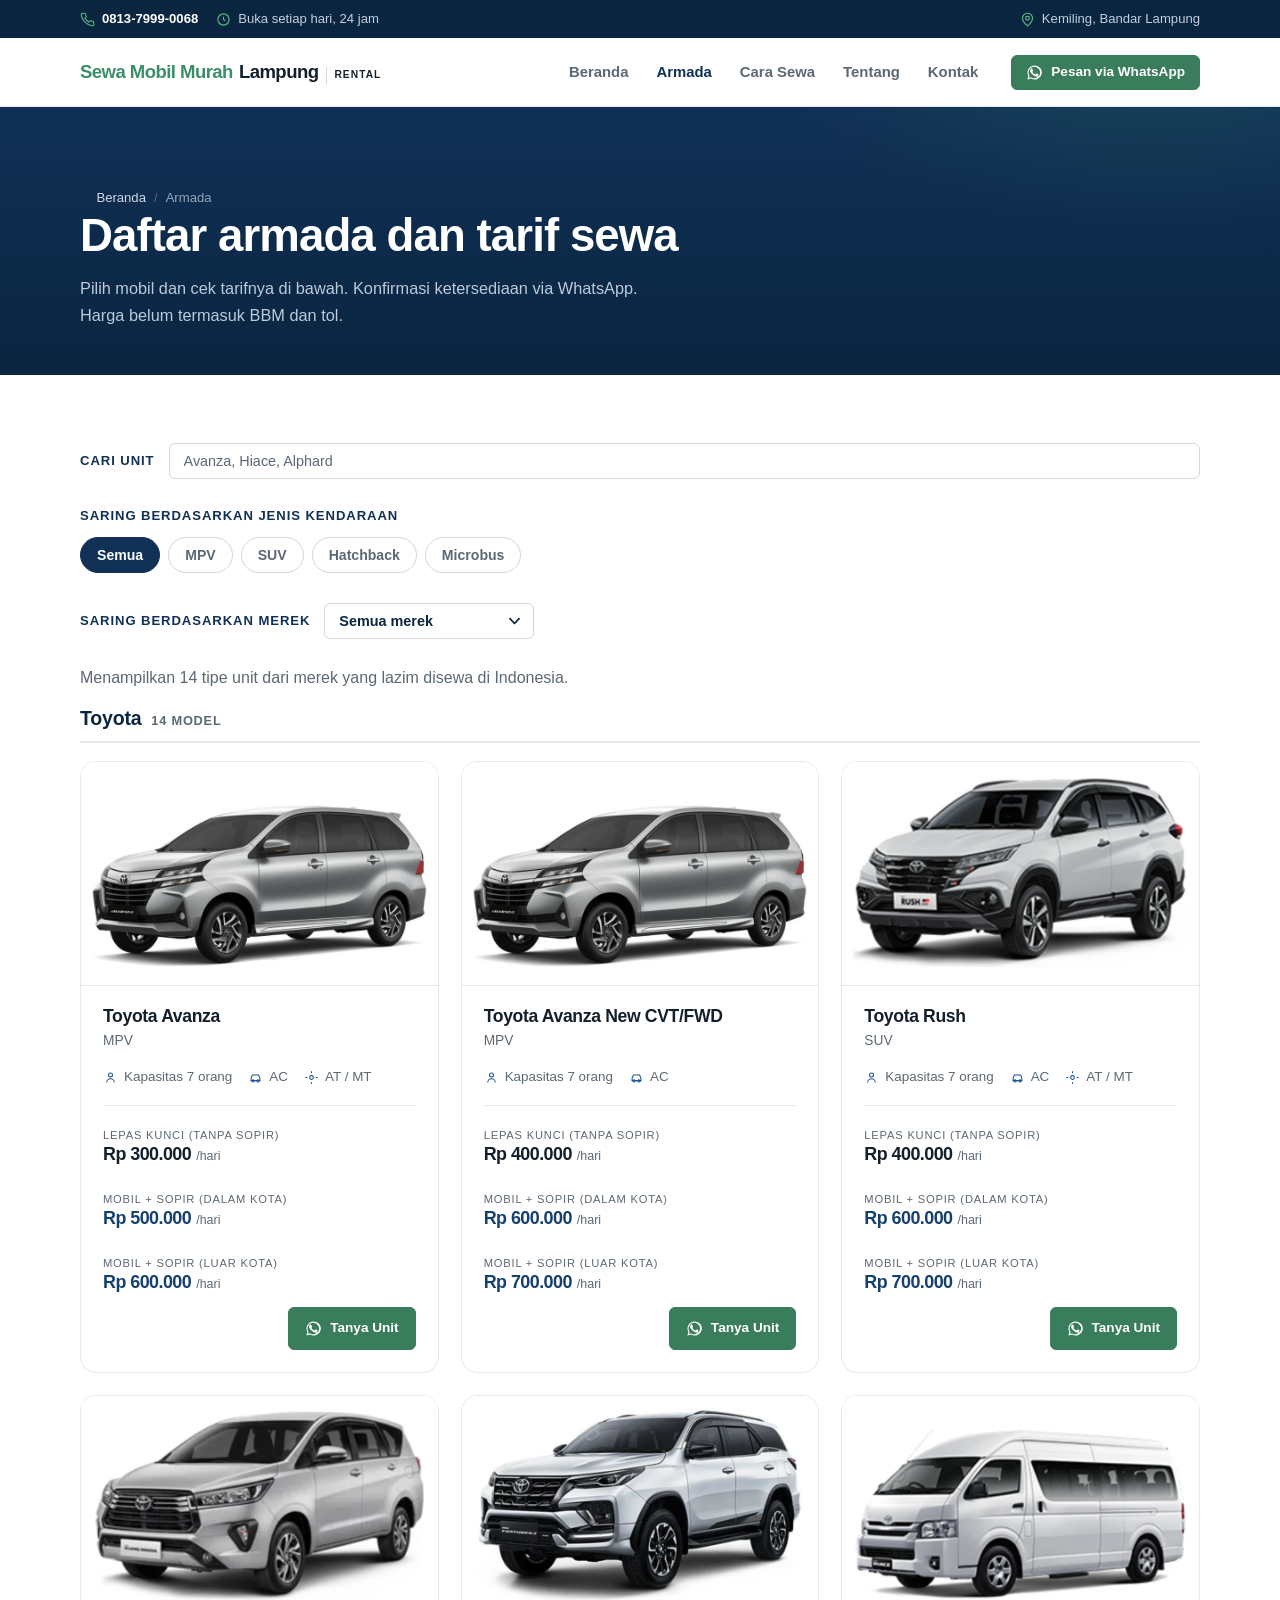
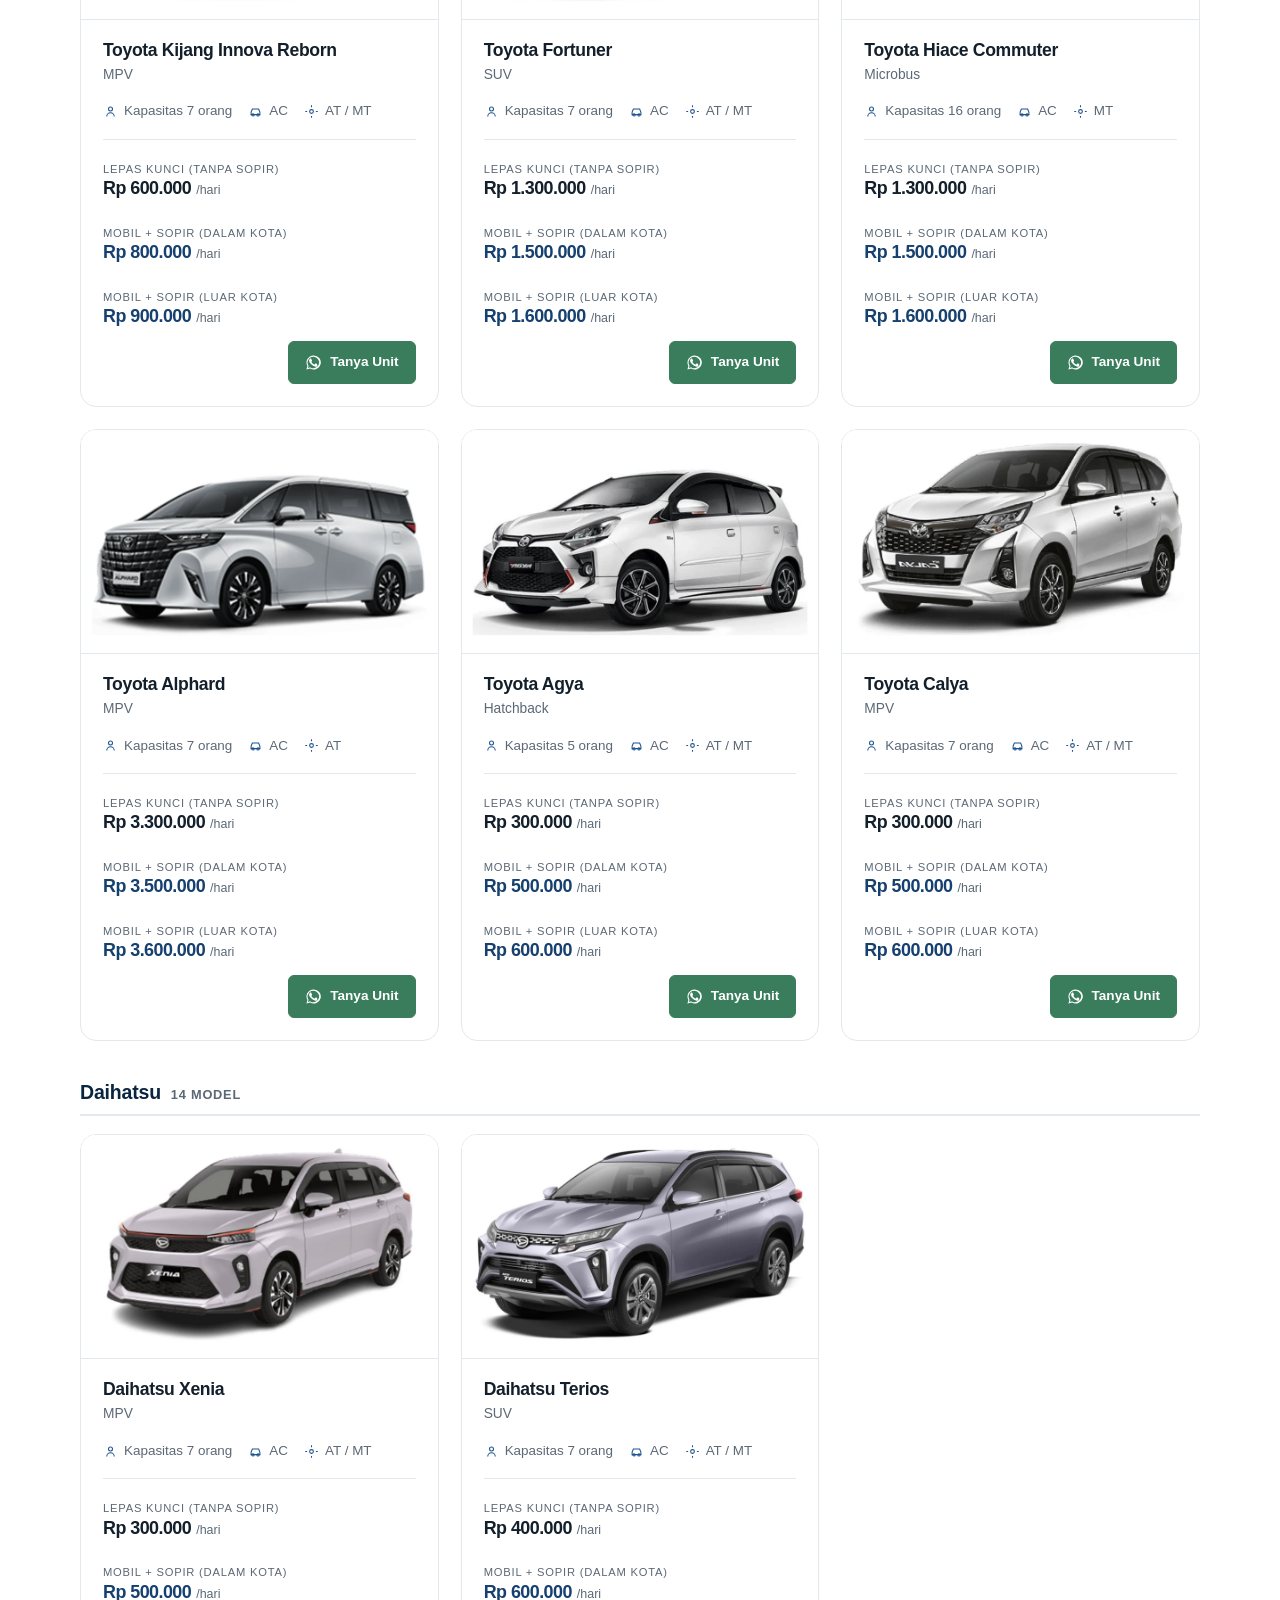
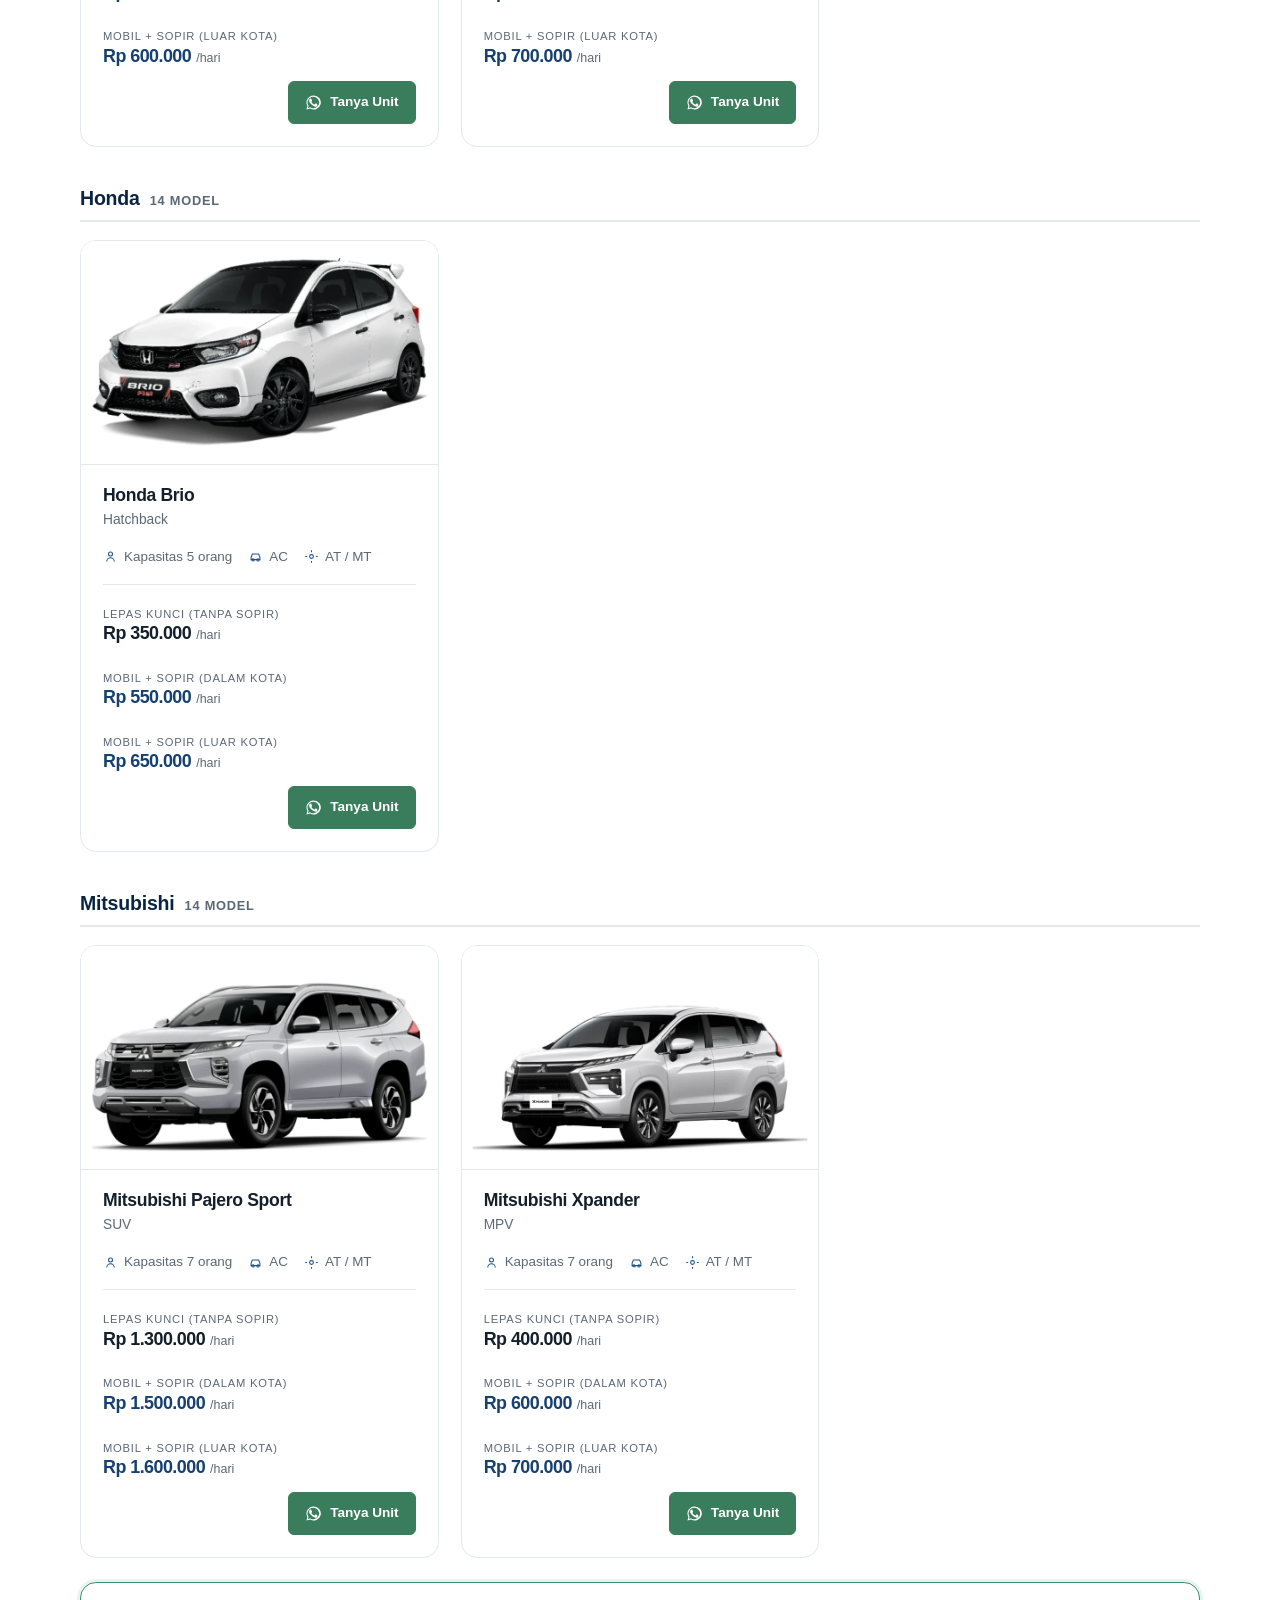
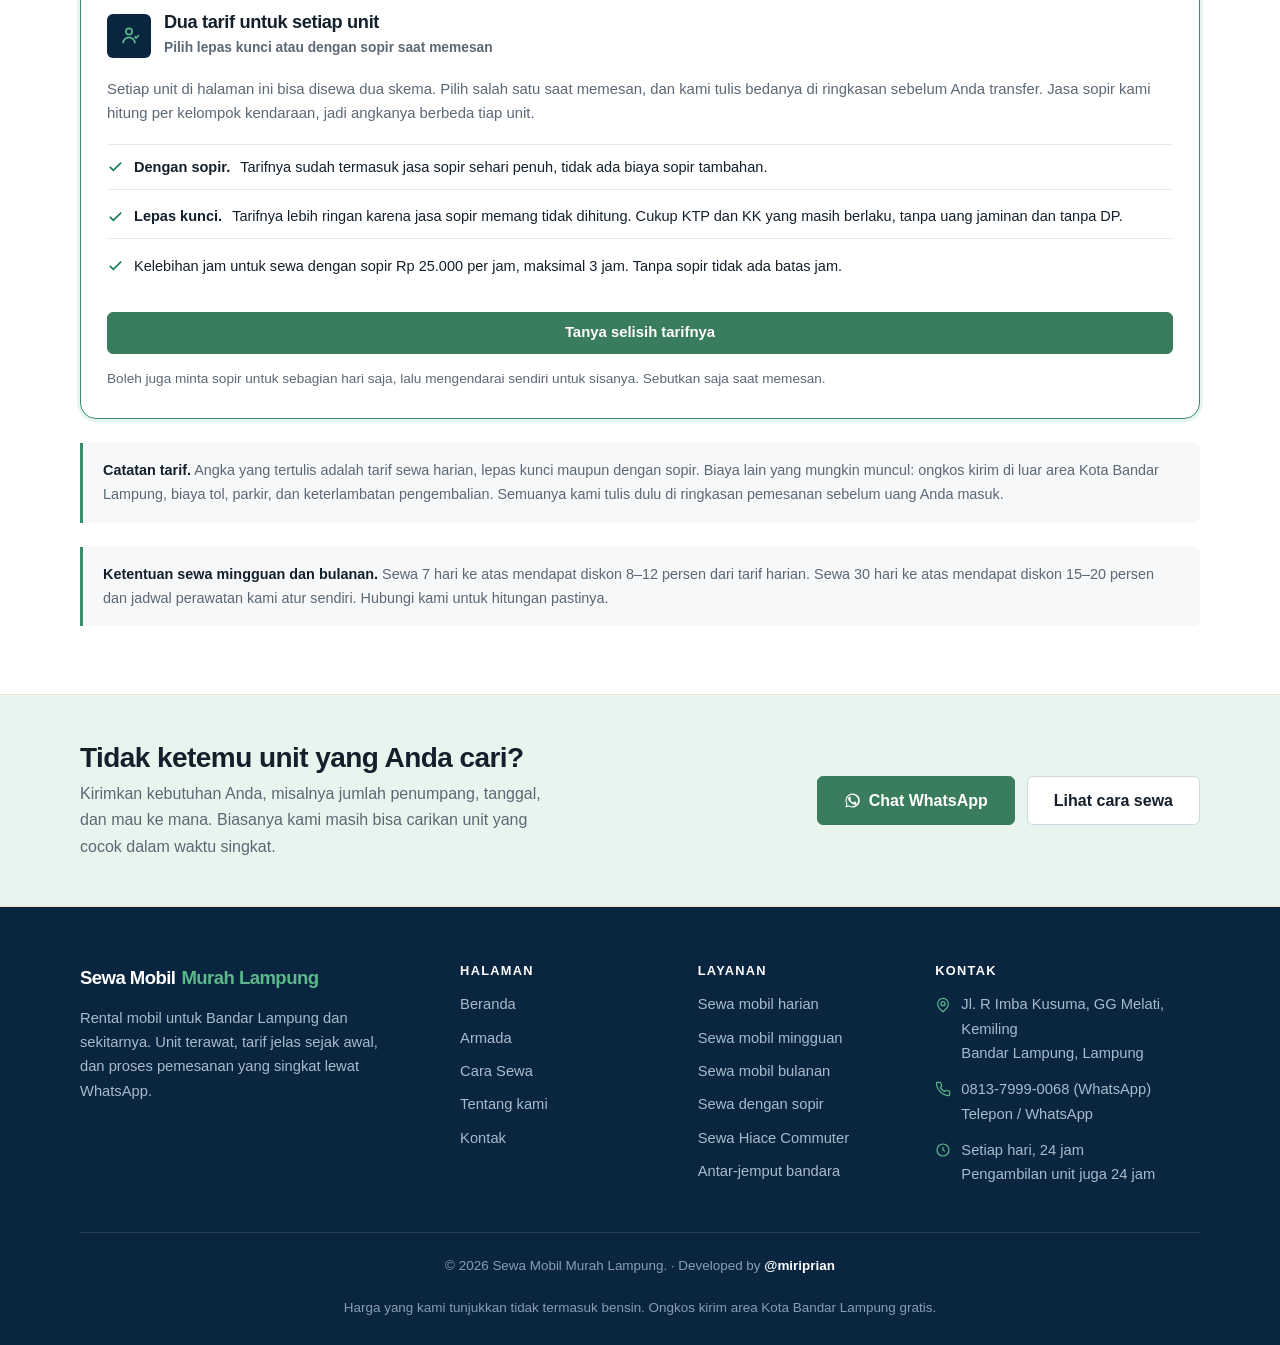
<file: armada.html>
<!doctype html>
<html lang="id">
<head>
<meta charset="utf-8">
<meta name="viewport" content="width=device-width, initial-scale=1">
<title>Daftar Armada dan Tarif Sewa — Sewa Mobil Murah Lampung</title>
<meta name="description" content="14 model armada sewa mobil di Bandar Lampung: MPV, SUV, hatchback, dan Hiace Commuter dari Toyota, Daihatsu, Honda, dan Mitsubishi. Dengan atau tanpa sopir.">
<link rel="canonical" href="https://sewamobilmurahlampung.com/armada">
<meta name="robots" content="index, follow">
<meta name="theme-color" content="#0a2540">
<meta property="og:type" content="website">
<meta property="og:locale" content="id_ID">
<meta property="og:site_name" content="Sewa Mobil Murah Lampung">
<meta property="og:title" content="Daftar Armada dan Tarif Sewa — Sewa Mobil Murah Lampung">
<meta property="og:description" content="14 model armada. Lepas kunci mulai Rp 300.000; mobil + sopir dalam kota Rp 500.000, luar kota Rp 600.000. Belum termasuk BBM dan tol.">
<meta property="og:url" content="https://sewamobilmurahlampung.com/armada">
<link rel="preload" href="/assets/css/style.css" as="style"><link rel="stylesheet" href="/assets/css/style.css?v=20261027-brand-color2">
<script src="/assets/js/main.js?v=20261027-scroll-anim" defer></script>
</head>
<body data-wa="6281379990068">

<a class="skip-link" href="#utama">Lompat ke konten utama</a>

<div class="topbar">
  <div class="wrap topbar__in">
    <div class="topbar__group">
      <span class="topbar__item">
        <svg viewBox="0 0 24 24" aria-hidden="true"><path d="M22 16.9v3a2 2 0 0 1-2.2 2 19.8 19.8 0 0 1-8.6-3.1 19.5 19.5 0 0 1-6-6A19.8 19.8 0 0 1 2.1 4.2 2 2 0 0 1 4.1 2h3a2 2 0 0 1 2 1.7c.1 1 .4 1.9.7 2.8a2 2 0 0 1-.5 2.1L8.1 9.9a16 16 0 0 0 6 6l1.3-1.3a2 2 0 0 1 2.1-.4c.9.3 1.8.6 2.8.7a2 2 0 0 1 1.7 2z"/></svg>
        <a href="https://wa.me/6281379990068?text=Halo%2C%20mau%20tanya%20sewa%20mobil%20di%20Lampung." target="_blank" rel="noopener">0813-7999-0068</a>
      </span>
      <span class="topbar__item topbar__item--jam">
        <svg viewBox="0 0 24 24" aria-hidden="true"><circle cx="12" cy="12" r="9"/><path d="M12 7.5V12l3 2"/></svg>
        Buka setiap hari, 24 jam
      </span>
    </div>
    <div class="topbar__group">
      <span class="topbar__item topbar__item--lokasi">
        <svg viewBox="0 0 24 24" aria-hidden="true"><path d="M20 10c0 6-8 12-8 12s-8-6-8-12a8 8 0 1 1 16 0z"/><circle cx="12" cy="10" r="3"/></svg>
        Kemiling, Bandar Lampung
      </span>
    </div>
  </div>
</div>

<header class="header">
  <div class="wrap header__in">
    <a class="brand" href="/"><span class="brand__green">Sewa Mobil Murah</span> <span class="brand__black">Lampung</span><span class="brand__tag">Rental</span></a>

    <nav class="nav" id="site-nav" aria-label="Navigasi utama">
      <ul>
        <li><a href="/">Beranda</a></li>
        <li><a href="/armada" aria-current="page">Armada</a></li>
        <li><a href="/cara-sewa">Cara Sewa</a></li>
        <li><a href="/tentang">Tentang</a></li>
        <li><a href="/kontak">Kontak</a></li>
      </ul>
    </nav>

    <a class="btn btn--primary btn--sm header__cta" href="https://wa.me/6281379990068?text=Halo%2C%20saya%20mau%20tanya%20sewa%20mobil%20di%20Bandar%20Lampung." target="_blank" rel="noopener"><svg viewBox="0 0 24 24" aria-hidden="true" class="is-fill"><path d="M17.5 14.4c-.3-.2-1.8-.9-2.1-1-.3-.1-.5-.2-.7.1s-.8 1-1 1.2c-.2.2-.4.2-.7.1-1.7-.8-2.9-1.5-4-3.4-.3-.5.3-.5.9-1.6.1-.2.1-.3 0-.5l-1-2.3c-.2-.6-.5-.5-.7-.5h-.6c-.2 0-.5.1-.8.4-.3.3-1 1-1 2.5s1.1 2.9 1.2 3.1c.1.2 2.1 3.2 5.1 4.5 2 1 2.8 1.1 3.8 1 .6 0 1.2-.5 1.4-1 .2-.5.2-1 .1-1-.1-.1-.3-.2-.6-.3z"/><path d="M12 2a10 10 0 0 0-8.6 15L2 22l5.2-1.4A10 10 0 1 0 12 2zm0 18.2a8.2 8.2 0 0 1-4.4-1.2l-.3-.2-3.1.8.8-3-.2-.3A8.2 8.2 0 1 1 12 20.2z"/></svg><span>Pesan via WhatsApp</span></a>

    <button class="nav-toggle" type="button" aria-expanded="false" aria-controls="site-nav" aria-label="Buka menu navigasi">
      <svg class="icon-menu" viewBox="0 0 24 24" aria-hidden="true"><path d="M4 7h16M4 12h16M4 17h16"/></svg>
      <svg class="icon-close" viewBox="0 0 24 24" aria-hidden="true"><path d="M6 6l12 12M18 6L6 18"/></svg>
    </button>
  </div>
</header>

<main id="utama">

  <section class="pagehead">
    <div class="wrap">
      <ol class="breadcrumb">
        <li><a href="/">Beranda</a></li>
        <li aria-current="page">Armada</li>
      </ol>
      <h1>Daftar armada dan tarif sewa</h1>
      <p>Pilih mobil dan cek tarifnya di bawah. Konfirmasi ketersediaan via WhatsApp. Harga belum termasuk BBM dan tol.</p>
    </div>
  </section>

  <section class="section">
    <div class="wrap">

      <div class="filter-search">
        <label class="filter-label" for="f-cari">Cari unit</label>
        <input type="search" id="f-cari" data-filter-cari placeholder="Avanza, Hiace, Alphard" autocomplete="off">
      </div>

      <p class="filter-label">Saring berdasarkan jenis kendaraan</p>
      <div class="filter" data-filter-bar role="group" aria-label="Saring armada berdasarkan jenis kendaraan">
        <button type="button" data-filter="semua" aria-pressed="true">Semua</button>
        <button type="button" data-filter="mpv" aria-pressed="false">MPV</button>
        <button type="button" data-filter="suv" aria-pressed="false">SUV</button>
        <button type="button" data-filter="hatch" aria-pressed="false">Hatchback</button>
        <button type="button" data-filter="microbus" aria-pressed="false">Microbus</button>
      </div>
      <div class="filter-brand">
        <label class="filter-label" for="f-merk">Saring berdasarkan merek</label>
        <select id="f-merk" data-filter-merk>
            <option value="semua" selected>Semua merek</option>
            <option value="toyota">Toyota</option>
            <option value="daihatsu">Daihatsu</option>
            <option value="honda">Honda</option>
            <option value="mitsubishi">Mitsubishi</option>
        </select>
      </div>
      <p class="muted" data-filter-count aria-live="polite"></p>
      <div class="fleet">
      <section class="fleet-brand" data-merk-group="toyota">
        <h2 class="fleet-brand__title">Toyota<span>14 model</span></h2>
        <div class="grid-3">
          <article class="car" data-kategori="mpv" data-merk="toyota">
            <div class="car__media">
              <img src="/assets/img/cars/official/normalized/toyota-avanza-zoom.webp" width="800" height="500" alt="Toyota Avanza" loading="lazy" decoding="async">
            </div>
            <div class="car__body">
              <h3 class="car__name">Toyota Avanza</h3>
              <p class="car__series">MPV</p>
              <ul class="car__spec">
                <li><svg viewBox="0 0 24 24" aria-hidden="true"><circle cx="12" cy="8" r="3.2"/><path d="M6 20a6 6 0 0 1 12 0"/></svg> Kapasitas 7 orang</li>
                <li><svg viewBox="0 0 24 24" aria-hidden="true"><path d="M4 17h16M5 17v-4l2-5h10l2 5v4"/><circle cx="8" cy="17.5" r="1.8"/><circle cx="16" cy="17.5" r="1.8"/></svg> AC</li>
                <li><svg viewBox="0 0 24 24" aria-hidden="true"><circle cx="12" cy="12" r="3"/><path d="M12 2v3M12 19v3M2 12h3M19 12h3"/></svg> AT / MT</li>
              </ul>
              <div class="car__foot">
                <div class="car__price">
                  <p class="car__rate"><small>Lepas Kunci (Tanpa Sopir)</small><strong>Rp 300.000</strong><span>/hari</span></p>
                  <p class="car__rate car__rate--sopir"><small>Mobil + sopir (dalam kota)</small><strong>Rp 500.000</strong><span>/hari</span></p>
                  <p class="car__rate car__rate--sopir"><small>Mobil + sopir (luar kota)</small><strong>Rp 600.000</strong><span>/hari</span></p>
                </div>
                <div class="car__actions">
                  <a class="btn btn--sm btn--ghost car__wa" href="https://wa.me/6281379990068?text=Halo%2C%20mau%20sewa%20Toyota%20Avanza.%20Tolong%20cek%20ketersediaan%20dan%20harga%20terbaru." target="_blank" rel="noopener" aria-label="Tanya Unit Toyota Avanza via WhatsApp"><svg viewBox="0 0 24 24" aria-hidden="true" class="is-fill"><path d="M17.5 14.4c-.3-.2-1.8-.9-2.1-1-.3-.1-.5-.2-.7.1s-.8 1-1 1.2c-.2.2-.4.2-.7.1-1.7-.8-2.9-1.5-4-3.4-.3-.5.3-.5.9-1.6.1-.2.1-.3 0-.5l-1-2.3c-.2-.6-.5-.5-.7-.5h-.6c-.2 0-.5.1-.8.4-.3.3-1 1-1 2.5s1.1 2.9 1.2 3.1c.1.2 2.1 3.2 5.1 4.5 2 1 2.8 1.1 3.8 1 .6 0 1.2-.5 1.4-1 .2-.5.2-1 .1-1-.1-.1-.3-.2-.6-.3z"/><path d="M12 2a10 10 0 0 0-8.6 15L2 22l5.2-1.4A10 10 0 1 0 12 2zm0 18.2a8.2 8.2 0 0 1-4.4-1.2l-.3-.2-3.1.8.8-3-.2-.3A8.2 8.2 0 1 1 12 20.2z"/></svg><span>Tanya Unit</span></a>
                </div>
              </div>
            </div>
          </article>
          <article class="car" data-kategori="mpv" data-merk="toyota">
            <div class="car__media">
              <img src="/assets/img/cars/official/normalized/toyota-avanza-zoom.webp" width="800" height="500" alt="Toyota Avanza New CVT/FWD" loading="lazy" decoding="async">
            </div>
            <div class="car__body">
              <h3 class="car__name">Toyota Avanza New CVT/FWD</h3>
              <p class="car__series">MPV</p>
              <ul class="car__spec">
                <li><svg viewBox="0 0 24 24" aria-hidden="true"><circle cx="12" cy="8" r="3.2"/><path d="M6 20a6 6 0 0 1 12 0"/></svg> Kapasitas 7 orang</li>
                <li><svg viewBox="0 0 24 24" aria-hidden="true"><path d="M4 17h16M5 17v-4l2-5h10l2 5v4"/><circle cx="8" cy="17.5" r="1.8"/><circle cx="16" cy="17.5" r="1.8"/></svg> AC</li>
                
              </ul>
              <div class="car__foot">
                <div class="car__price">
                  <p class="car__rate"><small>Lepas Kunci (Tanpa Sopir)</small><strong>Rp 400.000</strong><span>/hari</span></p>
                  <p class="car__rate car__rate--sopir"><small>Mobil + sopir (dalam kota)</small><strong>Rp 600.000</strong><span>/hari</span></p>
                  <p class="car__rate car__rate--sopir"><small>Mobil + sopir (luar kota)</small><strong>Rp 700.000</strong><span>/hari</span></p>
                </div>
                <div class="car__actions">
                  <a class="btn btn--sm btn--ghost car__wa" href="https://wa.me/6281379990068?text=Halo%2C%20mau%20sewa%20Toyota%20Avanza%20New%20CVT%2FFWD.%20Tolong%20cek%20ketersediaan%20dan%20harga%20terbaru." target="_blank" rel="noopener" aria-label="Tanya Unit Toyota Avanza New CVT/FWD via WhatsApp"><svg viewBox="0 0 24 24" aria-hidden="true" class="is-fill"><path d="M17.5 14.4c-.3-.2-1.8-.9-2.1-1-.3-.1-.5-.2-.7.1s-.8 1-1 1.2c-.2.2-.4.2-.7.1-1.7-.8-2.9-1.5-4-3.4-.3-.5.3-.5.9-1.6.1-.2.1-.3 0-.5l-1-2.3c-.2-.6-.5-.5-.7-.5h-.6c-.2 0-.5.1-.8.4-.3.3-1 1-1 2.5s1.1 2.9 1.2 3.1c.1.2 2.1 3.2 5.1 4.5 2 1 2.8 1.1 3.8 1 .6 0 1.2-.5 1.4-1 .2-.5.2-1 .1-1-.1-.1-.3-.2-.6-.3z"/><path d="M12 2a10 10 0 0 0-8.6 15L2 22l5.2-1.4A10 10 0 1 0 12 2zm0 18.2a8.2 8.2 0 0 1-4.4-1.2l-.3-.2-3.1.8.8-3-.2-.3A8.2 8.2 0 1 1 12 20.2z"/></svg><span>Tanya Unit</span></a>
                </div>
              </div>
            </div>
          </article>
          <article class="car" data-kategori="suv" data-merk="toyota">
            <div class="car__media">
              <img src="/assets/img/cars/official/normalized/toyota-rush-zoom.webp" width="800" height="500" alt="Toyota Rush" loading="lazy" decoding="async">
            </div>
            <div class="car__body">
              <h3 class="car__name">Toyota Rush</h3>
              <p class="car__series">SUV</p>
              <ul class="car__spec">
                <li><svg viewBox="0 0 24 24" aria-hidden="true"><circle cx="12" cy="8" r="3.2"/><path d="M6 20a6 6 0 0 1 12 0"/></svg> Kapasitas 7 orang</li>
                <li><svg viewBox="0 0 24 24" aria-hidden="true"><path d="M4 17h16M5 17v-4l2-5h10l2 5v4"/><circle cx="8" cy="17.5" r="1.8"/><circle cx="16" cy="17.5" r="1.8"/></svg> AC</li>
                <li><svg viewBox="0 0 24 24" aria-hidden="true"><circle cx="12" cy="12" r="3"/><path d="M12 2v3M12 19v3M2 12h3M19 12h3"/></svg> AT / MT</li>
              </ul>
              <div class="car__foot">
                <div class="car__price">
                  <p class="car__rate"><small>Lepas Kunci (Tanpa Sopir)</small><strong>Rp 400.000</strong><span>/hari</span></p>
                  <p class="car__rate car__rate--sopir"><small>Mobil + sopir (dalam kota)</small><strong>Rp 600.000</strong><span>/hari</span></p>
                  <p class="car__rate car__rate--sopir"><small>Mobil + sopir (luar kota)</small><strong>Rp 700.000</strong><span>/hari</span></p>
                </div>
                <div class="car__actions">
                  <a class="btn btn--sm btn--ghost car__wa" href="https://wa.me/6281379990068?text=Halo%2C%20mau%20sewa%20Toyota%20Rush.%20Tolong%20cek%20ketersediaan%20dan%20harga%20terbaru." target="_blank" rel="noopener" aria-label="Tanya Unit Toyota Rush via WhatsApp"><svg viewBox="0 0 24 24" aria-hidden="true" class="is-fill"><path d="M17.5 14.4c-.3-.2-1.8-.9-2.1-1-.3-.1-.5-.2-.7.1s-.8 1-1 1.2c-.2.2-.4.2-.7.1-1.7-.8-2.9-1.5-4-3.4-.3-.5.3-.5.9-1.6.1-.2.1-.3 0-.5l-1-2.3c-.2-.6-.5-.5-.7-.5h-.6c-.2 0-.5.1-.8.4-.3.3-1 1-1 2.5s1.1 2.9 1.2 3.1c.1.2 2.1 3.2 5.1 4.5 2 1 2.8 1.1 3.8 1 .6 0 1.2-.5 1.4-1 .2-.5.2-1 .1-1-.1-.1-.3-.2-.6-.3z"/><path d="M12 2a10 10 0 0 0-8.6 15L2 22l5.2-1.4A10 10 0 1 0 12 2zm0 18.2a8.2 8.2 0 0 1-4.4-1.2l-.3-.2-3.1.8.8-3-.2-.3A8.2 8.2 0 1 1 12 20.2z"/></svg><span>Tanya Unit</span></a>
                </div>
              </div>
            </div>
          </article>
          <article class="car" data-kategori="mpv" data-merk="toyota">
            <div class="car__media">
              <img src="/assets/img/cars/official/normalized/toyota-kijang-innova-reborn-zoom.webp" width="800" height="500" alt="Toyota Kijang Innova Reborn" loading="lazy" decoding="async">
            </div>
            <div class="car__body">
              <h3 class="car__name">Toyota Kijang Innova Reborn</h3>
              <p class="car__series">MPV</p>
              <ul class="car__spec">
                <li><svg viewBox="0 0 24 24" aria-hidden="true"><circle cx="12" cy="8" r="3.2"/><path d="M6 20a6 6 0 0 1 12 0"/></svg> Kapasitas 7 orang</li>
                <li><svg viewBox="0 0 24 24" aria-hidden="true"><path d="M4 17h16M5 17v-4l2-5h10l2 5v4"/><circle cx="8" cy="17.5" r="1.8"/><circle cx="16" cy="17.5" r="1.8"/></svg> AC</li>
                <li><svg viewBox="0 0 24 24" aria-hidden="true"><circle cx="12" cy="12" r="3"/><path d="M12 2v3M12 19v3M2 12h3M19 12h3"/></svg> AT / MT</li>
              </ul>
              <div class="car__foot">
                <div class="car__price">
                  <p class="car__rate"><small>Lepas Kunci (Tanpa Sopir)</small><strong>Rp 600.000</strong><span>/hari</span></p>
                  <p class="car__rate car__rate--sopir"><small>Mobil + sopir (dalam kota)</small><strong>Rp 800.000</strong><span>/hari</span></p>
                  <p class="car__rate car__rate--sopir"><small>Mobil + sopir (luar kota)</small><strong>Rp 900.000</strong><span>/hari</span></p>
                </div>
                <div class="car__actions">
                  <a class="btn btn--sm btn--ghost car__wa" href="https://wa.me/6281379990068?text=Halo%2C%20mau%20sewa%20Toyota%20Kijang%20Innova%20Reborn.%20Tolong%20cek%20ketersediaan%20dan%20harga%20terbaru." target="_blank" rel="noopener" aria-label="Tanya Unit Toyota Kijang Innova Reborn via WhatsApp"><svg viewBox="0 0 24 24" aria-hidden="true" class="is-fill"><path d="M17.5 14.4c-.3-.2-1.8-.9-2.1-1-.3-.1-.5-.2-.7.1s-.8 1-1 1.2c-.2.2-.4.2-.7.1-1.7-.8-2.9-1.5-4-3.4-.3-.5.3-.5.9-1.6.1-.2.1-.3 0-.5l-1-2.3c-.2-.6-.5-.5-.7-.5h-.6c-.2 0-.5.1-.8.4-.3.3-1 1-1 2.5s1.1 2.9 1.2 3.1c.1.2 2.1 3.2 5.1 4.5 2 1 2.8 1.1 3.8 1 .6 0 1.2-.5 1.4-1 .2-.5.2-1 .1-1-.1-.1-.3-.2-.6-.3z"/><path d="M12 2a10 10 0 0 0-8.6 15L2 22l5.2-1.4A10 10 0 1 0 12 2zm0 18.2a8.2 8.2 0 0 1-4.4-1.2l-.3-.2-3.1.8.8-3-.2-.3A8.2 8.2 0 1 1 12 20.2z"/></svg><span>Tanya Unit</span></a>
                </div>
              </div>
            </div>
          </article>
          <article class="car" data-kategori="suv" data-merk="toyota">
            <div class="car__media">
              <img src="/assets/img/cars/official/normalized/toyota-fortuner-zoom.webp" width="800" height="500" alt="Toyota Fortuner" loading="lazy" decoding="async">
            </div>
            <div class="car__body">
              <h3 class="car__name">Toyota Fortuner</h3>
              <p class="car__series">SUV</p>
              <ul class="car__spec">
                <li><svg viewBox="0 0 24 24" aria-hidden="true"><circle cx="12" cy="8" r="3.2"/><path d="M6 20a6 6 0 0 1 12 0"/></svg> Kapasitas 7 orang</li>
                <li><svg viewBox="0 0 24 24" aria-hidden="true"><path d="M4 17h16M5 17v-4l2-5h10l2 5v4"/><circle cx="8" cy="17.5" r="1.8"/><circle cx="16" cy="17.5" r="1.8"/></svg> AC</li>
                <li><svg viewBox="0 0 24 24" aria-hidden="true"><circle cx="12" cy="12" r="3"/><path d="M12 2v3M12 19v3M2 12h3M19 12h3"/></svg> AT / MT</li>
              </ul>
              <div class="car__foot">
                <div class="car__price">
                  <p class="car__rate"><small>Lepas Kunci (Tanpa Sopir)</small><strong>Rp 1.300.000</strong><span>/hari</span></p>
                  <p class="car__rate car__rate--sopir"><small>Mobil + sopir (dalam kota)</small><strong>Rp 1.500.000</strong><span>/hari</span></p>
                  <p class="car__rate car__rate--sopir"><small>Mobil + sopir (luar kota)</small><strong>Rp 1.600.000</strong><span>/hari</span></p>
                </div>
                <div class="car__actions">
                  <a class="btn btn--sm btn--ghost car__wa" href="https://wa.me/6281379990068?text=Halo%2C%20mau%20sewa%20Toyota%20Fortuner.%20Tolong%20cek%20ketersediaan%20dan%20harga%20terbaru." target="_blank" rel="noopener" aria-label="Tanya Unit Toyota Fortuner via WhatsApp"><svg viewBox="0 0 24 24" aria-hidden="true" class="is-fill"><path d="M17.5 14.4c-.3-.2-1.8-.9-2.1-1-.3-.1-.5-.2-.7.1s-.8 1-1 1.2c-.2.2-.4.2-.7.1-1.7-.8-2.9-1.5-4-3.4-.3-.5.3-.5.9-1.6.1-.2.1-.3 0-.5l-1-2.3c-.2-.6-.5-.5-.7-.5h-.6c-.2 0-.5.1-.8.4-.3.3-1 1-1 2.5s1.1 2.9 1.2 3.1c.1.2 2.1 3.2 5.1 4.5 2 1 2.8 1.1 3.8 1 .6 0 1.2-.5 1.4-1 .2-.5.2-1 .1-1-.1-.1-.3-.2-.6-.3z"/><path d="M12 2a10 10 0 0 0-8.6 15L2 22l5.2-1.4A10 10 0 1 0 12 2zm0 18.2a8.2 8.2 0 0 1-4.4-1.2l-.3-.2-3.1.8.8-3-.2-.3A8.2 8.2 0 1 1 12 20.2z"/></svg><span>Tanya Unit</span></a>
                </div>
              </div>
            </div>
          </article>
          <article class="car" data-kategori="microbus" data-merk="toyota">
            <div class="car__media">
              <img src="/assets/img/cars/official/normalized/toyota-hiace-commuter-zoom.webp" width="800" height="500" alt="Toyota Hiace Commuter" loading="lazy" decoding="async">
            </div>
            <div class="car__body">
              <h3 class="car__name">Toyota Hiace Commuter</h3>
              <p class="car__series">Microbus</p>
              <ul class="car__spec">
                <li><svg viewBox="0 0 24 24" aria-hidden="true"><circle cx="12" cy="8" r="3.2"/><path d="M6 20a6 6 0 0 1 12 0"/></svg> Kapasitas 16 orang</li>
                <li><svg viewBox="0 0 24 24" aria-hidden="true"><path d="M4 17h16M5 17v-4l2-5h10l2 5v4"/><circle cx="8" cy="17.5" r="1.8"/><circle cx="16" cy="17.5" r="1.8"/></svg> AC</li>
                <li><svg viewBox="0 0 24 24" aria-hidden="true"><circle cx="12" cy="12" r="3"/><path d="M12 2v3M12 19v3M2 12h3M19 12h3"/></svg> MT</li>
              </ul>
              <div class="car__foot">
                <div class="car__price">
                  <p class="car__rate"><small>Lepas Kunci (Tanpa Sopir)</small><strong>Rp 1.300.000</strong><span>/hari</span></p>
                  <p class="car__rate car__rate--sopir"><small>Mobil + sopir (dalam kota)</small><strong>Rp 1.500.000</strong><span>/hari</span></p>
                  <p class="car__rate car__rate--sopir"><small>Mobil + sopir (luar kota)</small><strong>Rp 1.600.000</strong><span>/hari</span></p>
                </div>
                <div class="car__actions">
                  <a class="btn btn--sm btn--ghost car__wa" href="https://wa.me/6281379990068?text=Halo%2C%20mau%20sewa%20Toyota%20Hiace%20Commuter.%20Tolong%20cek%20ketersediaan%20dan%20harga%20terbaru." target="_blank" rel="noopener" aria-label="Tanya Unit Toyota Hiace Commuter via WhatsApp"><svg viewBox="0 0 24 24" aria-hidden="true" class="is-fill"><path d="M17.5 14.4c-.3-.2-1.8-.9-2.1-1-.3-.1-.5-.2-.7.1s-.8 1-1 1.2c-.2.2-.4.2-.7.1-1.7-.8-2.9-1.5-4-3.4-.3-.5.3-.5.9-1.6.1-.2.1-.3 0-.5l-1-2.3c-.2-.6-.5-.5-.7-.5h-.6c-.2 0-.5.1-.8.4-.3.3-1 1-1 2.5s1.1 2.9 1.2 3.1c.1.2 2.1 3.2 5.1 4.5 2 1 2.8 1.1 3.8 1 .6 0 1.2-.5 1.4-1 .2-.5.2-1 .1-1-.1-.1-.3-.2-.6-.3z"/><path d="M12 2a10 10 0 0 0-8.6 15L2 22l5.2-1.4A10 10 0 1 0 12 2zm0 18.2a8.2 8.2 0 0 1-4.4-1.2l-.3-.2-3.1.8.8-3-.2-.3A8.2 8.2 0 1 1 12 20.2z"/></svg><span>Tanya Unit</span></a>
                </div>
              </div>
            </div>
          </article>
          <article class="car" data-kategori="mpv" data-merk="toyota">
            <div class="car__media">
              <img src="/assets/img/cars/official/normalized/toyota-alphard-zoom.webp" width="800" height="500" alt="Toyota Alphard" loading="lazy" decoding="async">
            </div>
            <div class="car__body">
              <h3 class="car__name">Toyota Alphard</h3>
              <p class="car__series">MPV</p>
              <ul class="car__spec">
                <li><svg viewBox="0 0 24 24" aria-hidden="true"><circle cx="12" cy="8" r="3.2"/><path d="M6 20a6 6 0 0 1 12 0"/></svg> Kapasitas 7 orang</li>
                <li><svg viewBox="0 0 24 24" aria-hidden="true"><path d="M4 17h16M5 17v-4l2-5h10l2 5v4"/><circle cx="8" cy="17.5" r="1.8"/><circle cx="16" cy="17.5" r="1.8"/></svg> AC</li>
                <li><svg viewBox="0 0 24 24" aria-hidden="true"><circle cx="12" cy="12" r="3"/><path d="M12 2v3M12 19v3M2 12h3M19 12h3"/></svg> AT</li>
              </ul>
              <div class="car__foot">
                <div class="car__price">
                  <p class="car__rate"><small>Lepas Kunci (Tanpa Sopir)</small><strong>Rp 3.300.000</strong><span>/hari</span></p>
                  <p class="car__rate car__rate--sopir"><small>Mobil + sopir (dalam kota)</small><strong>Rp 3.500.000</strong><span>/hari</span></p>
                  <p class="car__rate car__rate--sopir"><small>Mobil + sopir (luar kota)</small><strong>Rp 3.600.000</strong><span>/hari</span></p>
                </div>
                <div class="car__actions">
                  <a class="btn btn--sm btn--ghost car__wa" href="https://wa.me/6281379990068?text=Halo%2C%20mau%20sewa%20Toyota%20Alphard.%20Tolong%20cek%20ketersediaan%20dan%20harga%20terbaru." target="_blank" rel="noopener" aria-label="Tanya Unit Toyota Alphard via WhatsApp"><svg viewBox="0 0 24 24" aria-hidden="true" class="is-fill"><path d="M17.5 14.4c-.3-.2-1.8-.9-2.1-1-.3-.1-.5-.2-.7.1s-.8 1-1 1.2c-.2.2-.4.2-.7.1-1.7-.8-2.9-1.5-4-3.4-.3-.5.3-.5.9-1.6.1-.2.1-.3 0-.5l-1-2.3c-.2-.6-.5-.5-.7-.5h-.6c-.2 0-.5.1-.8.4-.3.3-1 1-1 2.5s1.1 2.9 1.2 3.1c.1.2 2.1 3.2 5.1 4.5 2 1 2.8 1.1 3.8 1 .6 0 1.2-.5 1.4-1 .2-.5.2-1 .1-1-.1-.1-.3-.2-.6-.3z"/><path d="M12 2a10 10 0 0 0-8.6 15L2 22l5.2-1.4A10 10 0 1 0 12 2zm0 18.2a8.2 8.2 0 0 1-4.4-1.2l-.3-.2-3.1.8.8-3-.2-.3A8.2 8.2 0 1 1 12 20.2z"/></svg><span>Tanya Unit</span></a>
                </div>
              </div>
            </div>
          </article>
          <article class="car" data-kategori="hatch" data-merk="toyota">
            <div class="car__media">
              <img src="/assets/img/cars/official/normalized/toyota-agya-zoom.webp" width="800" height="500" alt="Toyota Agya" loading="lazy" decoding="async">
            </div>
            <div class="car__body">
              <h3 class="car__name">Toyota Agya</h3>
              <p class="car__series">Hatchback</p>
              <ul class="car__spec">
                <li><svg viewBox="0 0 24 24" aria-hidden="true"><circle cx="12" cy="8" r="3.2"/><path d="M6 20a6 6 0 0 1 12 0"/></svg> Kapasitas 5 orang</li>
                <li><svg viewBox="0 0 24 24" aria-hidden="true"><path d="M4 17h16M5 17v-4l2-5h10l2 5v4"/><circle cx="8" cy="17.5" r="1.8"/><circle cx="16" cy="17.5" r="1.8"/></svg> AC</li>
                <li><svg viewBox="0 0 24 24" aria-hidden="true"><circle cx="12" cy="12" r="3"/><path d="M12 2v3M12 19v3M2 12h3M19 12h3"/></svg> AT / MT</li>
              </ul>
              <div class="car__foot">
                <div class="car__price">
                  <p class="car__rate"><small>Lepas Kunci (Tanpa Sopir)</small><strong>Rp 300.000</strong><span>/hari</span></p>
                  <p class="car__rate car__rate--sopir"><small>Mobil + sopir (dalam kota)</small><strong>Rp 500.000</strong><span>/hari</span></p>
                  <p class="car__rate car__rate--sopir"><small>Mobil + sopir (luar kota)</small><strong>Rp 600.000</strong><span>/hari</span></p>
                </div>
                <div class="car__actions">
                  <a class="btn btn--sm btn--ghost car__wa" href="https://wa.me/6281379990068?text=Halo%2C%20mau%20sewa%20Toyota%20Agya.%20Tolong%20cek%20ketersediaan%20dan%20harga%20terbaru." target="_blank" rel="noopener" aria-label="Tanya Unit Toyota Agya via WhatsApp"><svg viewBox="0 0 24 24" aria-hidden="true" class="is-fill"><path d="M17.5 14.4c-.3-.2-1.8-.9-2.1-1-.3-.1-.5-.2-.7.1s-.8 1-1 1.2c-.2.2-.4.2-.7.1-1.7-.8-2.9-1.5-4-3.4-.3-.5.3-.5.9-1.6.1-.2.1-.3 0-.5l-1-2.3c-.2-.6-.5-.5-.7-.5h-.6c-.2 0-.5.1-.8.4-.3.3-1 1-1 2.5s1.1 2.9 1.2 3.1c.1.2 2.1 3.2 5.1 4.5 2 1 2.8 1.1 3.8 1 .6 0 1.2-.5 1.4-1 .2-.5.2-1 .1-1-.1-.1-.3-.2-.6-.3z"/><path d="M12 2a10 10 0 0 0-8.6 15L2 22l5.2-1.4A10 10 0 1 0 12 2zm0 18.2a8.2 8.2 0 0 1-4.4-1.2l-.3-.2-3.1.8.8-3-.2-.3A8.2 8.2 0 1 1 12 20.2z"/></svg><span>Tanya Unit</span></a>
                </div>
              </div>
            </div>
          </article>
          <article class="car" data-kategori="mpv" data-merk="toyota">
            <div class="car__media">
              <img src="/assets/img/cars/official/normalized/toyota-calya-flip-zoom.webp" width="800" height="500" alt="Toyota Calya" loading="lazy" decoding="async">
            </div>
            <div class="car__body">
              <h3 class="car__name">Toyota Calya</h3>
              <p class="car__series">MPV</p>
              <ul class="car__spec">
                <li><svg viewBox="0 0 24 24" aria-hidden="true"><circle cx="12" cy="8" r="3.2"/><path d="M6 20a6 6 0 0 1 12 0"/></svg> Kapasitas 7 orang</li>
                <li><svg viewBox="0 0 24 24" aria-hidden="true"><path d="M4 17h16M5 17v-4l2-5h10l2 5v4"/><circle cx="8" cy="17.5" r="1.8"/><circle cx="16" cy="17.5" r="1.8"/></svg> AC</li>
                <li><svg viewBox="0 0 24 24" aria-hidden="true"><circle cx="12" cy="12" r="3"/><path d="M12 2v3M12 19v3M2 12h3M19 12h3"/></svg> AT / MT</li>
              </ul>
              <div class="car__foot">
                <div class="car__price">
                  <p class="car__rate"><small>Lepas Kunci (Tanpa Sopir)</small><strong>Rp 300.000</strong><span>/hari</span></p>
                  <p class="car__rate car__rate--sopir"><small>Mobil + sopir (dalam kota)</small><strong>Rp 500.000</strong><span>/hari</span></p>
                  <p class="car__rate car__rate--sopir"><small>Mobil + sopir (luar kota)</small><strong>Rp 600.000</strong><span>/hari</span></p>
                </div>
                <div class="car__actions">
                  <a class="btn btn--sm btn--ghost car__wa" href="https://wa.me/6281379990068?text=Halo%2C%20mau%20sewa%20Toyota%20Calya.%20Tolong%20cek%20ketersediaan%20dan%20harga%20terbaru." target="_blank" rel="noopener" aria-label="Tanya Unit Toyota Calya via WhatsApp"><svg viewBox="0 0 24 24" aria-hidden="true" class="is-fill"><path d="M17.5 14.4c-.3-.2-1.8-.9-2.1-1-.3-.1-.5-.2-.7.1s-.8 1-1 1.2c-.2.2-.4.2-.7.1-1.7-.8-2.9-1.5-4-3.4-.3-.5.3-.5.9-1.6.1-.2.1-.3 0-.5l-1-2.3c-.2-.6-.5-.5-.7-.5h-.6c-.2 0-.5.1-.8.4-.3.3-1 1-1 2.5s1.1 2.9 1.2 3.1c.1.2 2.1 3.2 5.1 4.5 2 1 2.8 1.1 3.8 1 .6 0 1.2-.5 1.4-1 .2-.5.2-1 .1-1-.1-.1-.3-.2-.6-.3z"/><path d="M12 2a10 10 0 0 0-8.6 15L2 22l5.2-1.4A10 10 0 1 0 12 2zm0 18.2a8.2 8.2 0 0 1-4.4-1.2l-.3-.2-3.1.8.8-3-.2-.3A8.2 8.2 0 1 1 12 20.2z"/></svg><span>Tanya Unit</span></a>
                </div>
              </div>
            </div>
          </article>
        </div>
      </section>
      <section class="fleet-brand" data-merk-group="daihatsu">
        <h2 class="fleet-brand__title">Daihatsu<span>14 model</span></h2>
        <div class="grid-3">
          <article class="car" data-kategori="mpv" data-merk="daihatsu">
            <div class="car__media">
              <img src="/assets/img/cars/official/normalized/daihatsu-xenia-zoom.webp" width="800" height="500" alt="Daihatsu Xenia" loading="lazy" decoding="async">
            </div>
            <div class="car__body">
              <h3 class="car__name">Daihatsu Xenia</h3>
              <p class="car__series">MPV</p>
              <ul class="car__spec">
                <li><svg viewBox="0 0 24 24" aria-hidden="true"><circle cx="12" cy="8" r="3.2"/><path d="M6 20a6 6 0 0 1 12 0"/></svg> Kapasitas 7 orang</li>
                <li><svg viewBox="0 0 24 24" aria-hidden="true"><path d="M4 17h16M5 17v-4l2-5h10l2 5v4"/><circle cx="8" cy="17.5" r="1.8"/><circle cx="16" cy="17.5" r="1.8"/></svg> AC</li>
                <li><svg viewBox="0 0 24 24" aria-hidden="true"><circle cx="12" cy="12" r="3"/><path d="M12 2v3M12 19v3M2 12h3M19 12h3"/></svg> AT / MT</li>
              </ul>
              <div class="car__foot">
                <div class="car__price">
                  <p class="car__rate"><small>Lepas Kunci (Tanpa Sopir)</small><strong>Rp 300.000</strong><span>/hari</span></p>
                  <p class="car__rate car__rate--sopir"><small>Mobil + sopir (dalam kota)</small><strong>Rp 500.000</strong><span>/hari</span></p>
                  <p class="car__rate car__rate--sopir"><small>Mobil + sopir (luar kota)</small><strong>Rp 600.000</strong><span>/hari</span></p>
                </div>
                <div class="car__actions">
                  <a class="btn btn--sm btn--ghost car__wa" href="https://wa.me/6281379990068?text=Halo%2C%20mau%20sewa%20Daihatsu%20Xenia.%20Tolong%20cek%20ketersediaan%20dan%20harga%20terbaru." target="_blank" rel="noopener" aria-label="Tanya Unit Daihatsu Xenia via WhatsApp"><svg viewBox="0 0 24 24" aria-hidden="true" class="is-fill"><path d="M17.5 14.4c-.3-.2-1.8-.9-2.1-1-.3-.1-.5-.2-.7.1s-.8 1-1 1.2c-.2.2-.4.2-.7.1-1.7-.8-2.9-1.5-4-3.4-.3-.5.3-.5.9-1.6.1-.2.1-.3 0-.5l-1-2.3c-.2-.6-.5-.5-.7-.5h-.6c-.2 0-.5.1-.8.4-.3.3-1 1-1 2.5s1.1 2.9 1.2 3.1c.1.2 2.1 3.2 5.1 4.5 2 1 2.8 1.1 3.8 1 .6 0 1.2-.5 1.4-1 .2-.5.2-1 .1-1-.1-.1-.3-.2-.6-.3z"/><path d="M12 2a10 10 0 0 0-8.6 15L2 22l5.2-1.4A10 10 0 1 0 12 2zm0 18.2a8.2 8.2 0 0 1-4.4-1.2l-.3-.2-3.1.8.8-3-.2-.3A8.2 8.2 0 1 1 12 20.2z"/></svg><span>Tanya Unit</span></a>
                </div>
              </div>
            </div>
          </article>
          <article class="car" data-kategori="suv" data-merk="daihatsu">
            <div class="car__media">
              <img src="/assets/img/cars/official/normalized/daihatsu-terios-zoom.webp" width="800" height="500" alt="Daihatsu Terios" loading="lazy" decoding="async">
            </div>
            <div class="car__body">
              <h3 class="car__name">Daihatsu Terios</h3>
              <p class="car__series">SUV</p>
              <ul class="car__spec">
                <li><svg viewBox="0 0 24 24" aria-hidden="true"><circle cx="12" cy="8" r="3.2"/><path d="M6 20a6 6 0 0 1 12 0"/></svg> Kapasitas 7 orang</li>
                <li><svg viewBox="0 0 24 24" aria-hidden="true"><path d="M4 17h16M5 17v-4l2-5h10l2 5v4"/><circle cx="8" cy="17.5" r="1.8"/><circle cx="16" cy="17.5" r="1.8"/></svg> AC</li>
                <li><svg viewBox="0 0 24 24" aria-hidden="true"><circle cx="12" cy="12" r="3"/><path d="M12 2v3M12 19v3M2 12h3M19 12h3"/></svg> AT / MT</li>
              </ul>
              <div class="car__foot">
                <div class="car__price">
                  <p class="car__rate"><small>Lepas Kunci (Tanpa Sopir)</small><strong>Rp 400.000</strong><span>/hari</span></p>
                  <p class="car__rate car__rate--sopir"><small>Mobil + sopir (dalam kota)</small><strong>Rp 600.000</strong><span>/hari</span></p>
                  <p class="car__rate car__rate--sopir"><small>Mobil + sopir (luar kota)</small><strong>Rp 700.000</strong><span>/hari</span></p>
                </div>
                <div class="car__actions">
                  <a class="btn btn--sm btn--ghost car__wa" href="https://wa.me/6281379990068?text=Halo%2C%20mau%20sewa%20Daihatsu%20Terios.%20Tolong%20cek%20ketersediaan%20dan%20harga%20terbaru." target="_blank" rel="noopener" aria-label="Tanya Unit Daihatsu Terios via WhatsApp"><svg viewBox="0 0 24 24" aria-hidden="true" class="is-fill"><path d="M17.5 14.4c-.3-.2-1.8-.9-2.1-1-.3-.1-.5-.2-.7.1s-.8 1-1 1.2c-.2.2-.4.2-.7.1-1.7-.8-2.9-1.5-4-3.4-.3-.5.3-.5.9-1.6.1-.2.1-.3 0-.5l-1-2.3c-.2-.6-.5-.5-.7-.5h-.6c-.2 0-.5.1-.8.4-.3.3-1 1-1 2.5s1.1 2.9 1.2 3.1c.1.2 2.1 3.2 5.1 4.5 2 1 2.8 1.1 3.8 1 .6 0 1.2-.5 1.4-1 .2-.5.2-1 .1-1-.1-.1-.3-.2-.6-.3z"/><path d="M12 2a10 10 0 0 0-8.6 15L2 22l5.2-1.4A10 10 0 1 0 12 2zm0 18.2a8.2 8.2 0 0 1-4.4-1.2l-.3-.2-3.1.8.8-3-.2-.3A8.2 8.2 0 1 1 12 20.2z"/></svg><span>Tanya Unit</span></a>
                </div>
              </div>
            </div>
          </article>
        </div>
      </section>
      <section class="fleet-brand" data-merk-group="honda">
        <h2 class="fleet-brand__title">Honda<span>14 model</span></h2>
        <div class="grid-3">
          <article class="car" data-kategori="hatch" data-merk="honda">
            <div class="car__media">
              <img src="/assets/img/cars/official/normalized/honda-brio-zoom.webp" width="800" height="500" alt="Honda Brio" loading="lazy" decoding="async">
            </div>
            <div class="car__body">
              <h3 class="car__name">Honda Brio</h3>
              <p class="car__series">Hatchback</p>
              <ul class="car__spec">
                <li><svg viewBox="0 0 24 24" aria-hidden="true"><circle cx="12" cy="8" r="3.2"/><path d="M6 20a6 6 0 0 1 12 0"/></svg> Kapasitas 5 orang</li>
                <li><svg viewBox="0 0 24 24" aria-hidden="true"><path d="M4 17h16M5 17v-4l2-5h10l2 5v4"/><circle cx="8" cy="17.5" r="1.8"/><circle cx="16" cy="17.5" r="1.8"/></svg> AC</li>
                <li><svg viewBox="0 0 24 24" aria-hidden="true"><circle cx="12" cy="12" r="3"/><path d="M12 2v3M12 19v3M2 12h3M19 12h3"/></svg> AT / MT</li>
              </ul>
              <div class="car__foot">
                <div class="car__price">
                  <p class="car__rate"><small>Lepas Kunci (Tanpa Sopir)</small><strong>Rp 350.000</strong><span>/hari</span></p>
                  <p class="car__rate car__rate--sopir"><small>Mobil + sopir (dalam kota)</small><strong>Rp 550.000</strong><span>/hari</span></p>
                  <p class="car__rate car__rate--sopir"><small>Mobil + sopir (luar kota)</small><strong>Rp 650.000</strong><span>/hari</span></p>
                </div>
                <div class="car__actions">
                  <a class="btn btn--sm btn--ghost car__wa" href="https://wa.me/6281379990068?text=Halo%2C%20mau%20sewa%20Honda%20Brio.%20Tolong%20cek%20ketersediaan%20dan%20harga%20terbaru." target="_blank" rel="noopener" aria-label="Tanya Unit Honda Brio via WhatsApp"><svg viewBox="0 0 24 24" aria-hidden="true" class="is-fill"><path d="M17.5 14.4c-.3-.2-1.8-.9-2.1-1-.3-.1-.5-.2-.7.1s-.8 1-1 1.2c-.2.2-.4.2-.7.1-1.7-.8-2.9-1.5-4-3.4-.3-.5.3-.5.9-1.6.1-.2.1-.3 0-.5l-1-2.3c-.2-.6-.5-.5-.7-.5h-.6c-.2 0-.5.1-.8.4-.3.3-1 1-1 2.5s1.1 2.9 1.2 3.1c.1.2 2.1 3.2 5.1 4.5 2 1 2.8 1.1 3.8 1 .6 0 1.2-.5 1.4-1 .2-.5.2-1 .1-1-.1-.1-.3-.2-.6-.3z"/><path d="M12 2a10 10 0 0 0-8.6 15L2 22l5.2-1.4A10 10 0 1 0 12 2zm0 18.2a8.2 8.2 0 0 1-4.4-1.2l-.3-.2-3.1.8.8-3-.2-.3A8.2 8.2 0 1 1 12 20.2z"/></svg><span>Tanya Unit</span></a>
                </div>
              </div>
            </div>
          </article>
        </div>
      </section>
      <section class="fleet-brand" data-merk-group="mitsubishi">
        <h2 class="fleet-brand__title">Mitsubishi<span>14 model</span></h2>
        <div class="grid-3">
          <article class="car" data-kategori="suv" data-merk="mitsubishi">
            <div class="car__media">
              <img src="/assets/img/cars/official/normalized/mitsubishi-pajero-sport-zoom.webp" width="800" height="500" alt="Mitsubishi Pajero Sport" loading="lazy" decoding="async">
            </div>
            <div class="car__body">
              <h3 class="car__name">Mitsubishi Pajero Sport</h3>
              <p class="car__series">SUV</p>
              <ul class="car__spec">
                <li><svg viewBox="0 0 24 24" aria-hidden="true"><circle cx="12" cy="8" r="3.2"/><path d="M6 20a6 6 0 0 1 12 0"/></svg> Kapasitas 7 orang</li>
                <li><svg viewBox="0 0 24 24" aria-hidden="true"><path d="M4 17h16M5 17v-4l2-5h10l2 5v4"/><circle cx="8" cy="17.5" r="1.8"/><circle cx="16" cy="17.5" r="1.8"/></svg> AC</li>
                <li><svg viewBox="0 0 24 24" aria-hidden="true"><circle cx="12" cy="12" r="3"/><path d="M12 2v3M12 19v3M2 12h3M19 12h3"/></svg> AT / MT</li>
              </ul>
              <div class="car__foot">
                <div class="car__price">
                  <p class="car__rate"><small>Lepas Kunci (Tanpa Sopir)</small><strong>Rp 1.300.000</strong><span>/hari</span></p>
                  <p class="car__rate car__rate--sopir"><small>Mobil + sopir (dalam kota)</small><strong>Rp 1.500.000</strong><span>/hari</span></p>
                  <p class="car__rate car__rate--sopir"><small>Mobil + sopir (luar kota)</small><strong>Rp 1.600.000</strong><span>/hari</span></p>
                </div>
                <div class="car__actions">
                  <a class="btn btn--sm btn--ghost car__wa" href="https://wa.me/6281379990068?text=Halo%2C%20mau%20sewa%20Mitsubishi%20Pajero%20Sport.%20Tolong%20cek%20ketersediaan%20dan%20harga%20terbaru." target="_blank" rel="noopener" aria-label="Tanya Unit Mitsubishi Pajero Sport via WhatsApp"><svg viewBox="0 0 24 24" aria-hidden="true" class="is-fill"><path d="M17.5 14.4c-.3-.2-1.8-.9-2.1-1-.3-.1-.5-.2-.7.1s-.8 1-1 1.2c-.2.2-.4.2-.7.1-1.7-.8-2.9-1.5-4-3.4-.3-.5.3-.5.9-1.6.1-.2.1-.3 0-.5l-1-2.3c-.2-.6-.5-.5-.7-.5h-.6c-.2 0-.5.1-.8.4-.3.3-1 1-1 2.5s1.1 2.9 1.2 3.1c.1.2 2.1 3.2 5.1 4.5 2 1 2.8 1.1 3.8 1 .6 0 1.2-.5 1.4-1 .2-.5.2-1 .1-1-.1-.1-.3-.2-.6-.3z"/><path d="M12 2a10 10 0 0 0-8.6 15L2 22l5.2-1.4A10 10 0 1 0 12 2zm0 18.2a8.2 8.2 0 0 1-4.4-1.2l-.3-.2-3.1.8.8-3-.2-.3A8.2 8.2 0 1 1 12 20.2z"/></svg><span>Tanya Unit</span></a>
                </div>
              </div>
            </div>
          </article>
          <article class="car" data-kategori="mpv" data-merk="mitsubishi">
            <div class="car__media">
              <img src="/assets/img/cars/official/normalized/mitsubishi-xpander-zoom.webp" width="800" height="500" alt="Mitsubishi Xpander" loading="lazy" decoding="async">
            </div>
            <div class="car__body">
              <h3 class="car__name">Mitsubishi Xpander</h3>
              <p class="car__series">MPV</p>
              <ul class="car__spec">
                <li><svg viewBox="0 0 24 24" aria-hidden="true"><circle cx="12" cy="8" r="3.2"/><path d="M6 20a6 6 0 0 1 12 0"/></svg> Kapasitas 7 orang</li>
                <li><svg viewBox="0 0 24 24" aria-hidden="true"><path d="M4 17h16M5 17v-4l2-5h10l2 5v4"/><circle cx="8" cy="17.5" r="1.8"/><circle cx="16" cy="17.5" r="1.8"/></svg> AC</li>
                <li><svg viewBox="0 0 24 24" aria-hidden="true"><circle cx="12" cy="12" r="3"/><path d="M12 2v3M12 19v3M2 12h3M19 12h3"/></svg> AT / MT</li>
              </ul>
              <div class="car__foot">
                <div class="car__price">
                  <p class="car__rate"><small>Lepas Kunci (Tanpa Sopir)</small><strong>Rp 400.000</strong><span>/hari</span></p>
                  <p class="car__rate car__rate--sopir"><small>Mobil + sopir (dalam kota)</small><strong>Rp 600.000</strong><span>/hari</span></p>
                  <p class="car__rate car__rate--sopir"><small>Mobil + sopir (luar kota)</small><strong>Rp 700.000</strong><span>/hari</span></p>
                </div>
                <div class="car__actions">
                  <a class="btn btn--sm btn--ghost car__wa" href="https://wa.me/6281379990068?text=Halo%2C%20mau%20sewa%20Mitsubishi%20Xpander.%20Tolong%20cek%20ketersediaan%20dan%20harga%20terbaru." target="_blank" rel="noopener" aria-label="Tanya Unit Mitsubishi Xpander via WhatsApp"><svg viewBox="0 0 24 24" aria-hidden="true" class="is-fill"><path d="M17.5 14.4c-.3-.2-1.8-.9-2.1-1-.3-.1-.5-.2-.7.1s-.8 1-1 1.2c-.2.2-.4.2-.7.1-1.7-.8-2.9-1.5-4-3.4-.3-.5.3-.5.9-1.6.1-.2.1-.3 0-.5l-1-2.3c-.2-.6-.5-.5-.7-.5h-.6c-.2 0-.5.1-.8.4-.3.3-1 1-1 2.5s1.1 2.9 1.2 3.1c.1.2 2.1 3.2 5.1 4.5 2 1 2.8 1.1 3.8 1 .6 0 1.2-.5 1.4-1 .2-.5.2-1 .1-1-.1-.1-.3-.2-.6-.3z"/><path d="M12 2a10 10 0 0 0-8.6 15L2 22l5.2-1.4A10 10 0 1 0 12 2zm0 18.2a8.2 8.2 0 0 1-4.4-1.2l-.3-.2-3.1.8.8-3-.2-.3A8.2 8.2 0 1 1 12 20.2z"/></svg><span>Tanya Unit</span></a>
                </div>
              </div>
            </div>
          </article>
        </div>
      </section>
      </div>
      <p class="empty u-mt" data-filter-empty hidden>Belum ada unit yang cocok. Hubungi WhatsApp untuk mengecek ketersediaan 14 model armada kami.</p>

      <div class="choice choice--highlight u-mt">
        <div class="choice__head">
          <div class="choice__icon"><svg viewBox="0 0 24 24" aria-hidden="true"><circle cx="12" cy="7" r="3.4"/><path d="M5.5 20a6.5 6.5 0 0 1 13 0"/><path d="M18 12.5l1.7 1.7 3.1-3.1"/></svg></div>
          <div>
            <h3>Dua tarif untuk setiap unit</h3>
            <span class="choice__tag">Pilih lepas kunci atau dengan sopir saat memesan</span>
          </div>
        </div>
        <p>Setiap unit di halaman ini bisa disewa dua skema. Pilih salah satu saat memesan, dan kami tulis bedanya di ringkasan sebelum Anda transfer. Jasa sopir kami hitung per kelompok kendaraan, jadi angkanya berbeda tiap unit.</p>
        <ul class="choice__list">
          <li><svg viewBox="0 0 24 24" aria-hidden="true"><path d="M4 12.5l5 5L20 6.5"/></svg> <strong>Dengan sopir.</strong> Tarifnya sudah termasuk jasa sopir sehari penuh, tidak ada biaya sopir tambahan.</li>
          <li><svg viewBox="0 0 24 24" aria-hidden="true"><path d="M4 12.5l5 5L20 6.5"/></svg> <strong>Lepas kunci.</strong> Tarifnya lebih ringan karena jasa sopir memang tidak dihitung. Cukup KTP dan KK yang masih berlaku, tanpa uang jaminan dan tanpa DP.</li>
          <li><svg viewBox="0 0 24 24" aria-hidden="true"><path d="M4 12.5l5 5L20 6.5"/></svg> Kelebihan jam untuk sewa dengan sopir Rp 25.000 per jam, maksimal 3 jam. Tanpa sopir tidak ada batas jam.</li>
        </ul>
        <div class="choice__foot">
          <a class="btn btn--primary btn--block" href="https://wa.me/6281379990068?text=Halo%2C%20saya%20mau%20tahu%20selisih%20tarif%20sewa%20mobil%20dengan%20sopir%20atau%20tanpa%20sopir." target="_blank" rel="noopener">Tanya selisih tarifnya</a>
          <p class="choice__note">Boleh juga minta sopir untuk sebagian hari saja, lalu mengendarai sendiri untuk sisanya. Sebutkan saja saat memesan.</p>
        </div>
      </div>

      <div class="fleet-note u-mt">
        <p><strong>Catatan tarif.</strong> Angka yang tertulis adalah tarif sewa harian, lepas kunci maupun dengan sopir. Biaya lain yang mungkin muncul: ongkos kirim di luar area Kota Bandar Lampung, biaya tol, parkir, dan keterlambatan pengembalian. Semuanya kami tulis dulu di ringkasan pemesanan sebelum uang Anda masuk.</p>
      </div>

      <div class="fleet-note u-mt">
        <p><strong>Ketentuan sewa mingguan dan bulanan.</strong> Sewa 7 hari ke atas mendapat diskon 8&ndash;12 persen dari tarif harian. Sewa 30 hari ke atas mendapat diskon 15&ndash;20 persen dan jadwal perawatan kami atur sendiri. Hubungi kami untuk hitungan pastinya.</p>
      </div>

    </div>
  </section>

  <section class="cta">
    <div class="wrap cta__in">
      <div>
        <h2>Tidak ketemu unit yang Anda cari?</h2>
        <p>Kirimkan kebutuhan Anda, misalnya jumlah penumpang, tanggal, dan mau ke mana. Biasanya kami masih bisa carikan unit yang cocok dalam waktu singkat.</p>
      </div>
      <div class="cta__actions">
        <a class="btn btn--primary btn--lg" href="https://wa.me/6281379990068?text=Halo%2C%20saya%20mau%20tanya%20sewa%20mobil.%20Bisa%20bantu%20carikan%20unit%20yang%20cocok%3F" target="_blank" rel="noopener"><svg viewBox="0 0 24 24" aria-hidden="true" class="is-fill"><path d="M17.5 14.4c-.3-.2-1.8-.9-2.1-1-.3-.1-.5-.2-.7.1s-.8 1-1 1.2c-.2.2-.4.2-.7.1-1.7-.8-2.9-1.5-4-3.4-.3-.5.3-.5.9-1.6.1-.2.1-.3 0-.5l-1-2.3c-.2-.6-.5-.5-.7-.5h-.6c-.2 0-.5.1-.8.4-.3.3-1 1-1 2.5s1.1 2.9 1.2 3.1c.1.2 2.1 3.2 5.1 4.5 2 1 2.8 1.1 3.8 1 .6 0 1.2-.5 1.4-1 .2-.5.2-1 .1-1-.1-.1-.3-.2-.6-.3z"/><path d="M12 2a10 10 0 0 0-8.6 15L2 22l5.2-1.4A10 10 0 1 0 12 2zm0 18.2a8.2 8.2 0 0 1-4.4-1.2l-.3-.2-3.1.8.8-3-.2-.3A8.2 8.2 0 1 1 12 20.2z"/></svg><span>Chat WhatsApp</span></a>
        <a class="btn btn--ghost btn--lg" href="/cara-sewa">Lihat cara sewa</a>
      </div>
    </div>
  </section>

</main>

<footer class="footer">
  <div class="wrap">
    <div class="footer__cols">
      <div>
        <p class="brand footer__brand">Sewa Mobil <span>Murah Lampung</span></p>
        <p class="footer__about">Rental mobil untuk Bandar Lampung dan sekitarnya. Unit terawat, tarif jelas sejak awal, dan proses pemesanan yang singkat lewat WhatsApp.</p>
      </div>

      <nav aria-label="Halaman">
        <h2 class="footer__title">Halaman</h2>
        <ul>
          <li><a href="/">Beranda</a></li>
          <li><a href="/armada">Armada</a></li>
          <li><a href="/cara-sewa">Cara Sewa</a></li>
          <li><a href="/tentang">Tentang kami</a></li>
          <li><a href="/kontak">Kontak</a></li>
        </ul>
      </nav>

      <div>
        <h2 class="footer__title">Layanan</h2>
        <ul>
          <li>Sewa mobil harian</li>
          <li>Sewa mobil mingguan</li>
          <li>Sewa mobil bulanan</li>
          <li>Sewa dengan sopir</li>
          <li>Sewa Hiace Commuter</li>
          <li>Antar-jemput bandara</li>
        </ul>
      </div>

      <div>
        <h2 class="footer__title">Kontak</h2>
        <ul class="footer__contact">
          <li>
            <svg viewBox="0 0 24 24" aria-hidden="true"><path d="M20 10c0 6-8 12-8 12s-8-6-8-12a8 8 0 1 1 16 0z"/><circle cx="12" cy="10" r="3"/></svg>
            <span>Jl. R Imba Kusuma, GG Melati, Kemiling<br>Bandar Lampung, Lampung</span>
          </li>
          <li>
            <svg viewBox="0 0 24 24" aria-hidden="true"><path d="M22 16.9v3a2 2 0 0 1-2.2 2 19.8 19.8 0 0 1-8.6-3.1 19.5 19.5 0 0 1-6-6A19.8 19.8 0 0 1 2.1 4.2 2 2 0 0 1 4.1 2h3a2 2 0 0 1 2 1.7c.1 1 .4 1.9.7 2.8a2 2 0 0 1-.5 2.1L8.1 9.9a16 16 0 0 0 6 6l1.3-1.3a2 2 0 0 1 2.1-.4c.9.3 1.8.6 2.8.7a2 2 0 0 1 1.7 2z"/></svg>
            <span><a href="https://wa.me/6281379990068" target="_blank" rel="noopener">0813-7999-0068 (WhatsApp)</a><br><a href="tel:+6281379990068">Telepon / WhatsApp</a></span>
          </li>          <li>
            <svg viewBox="0 0 24 24" aria-hidden="true"><circle cx="12" cy="12" r="9"/><path d="M12 7.5V12l3 2"/></svg>
            <span>Setiap hari, 24 jam<br>Pengambilan unit juga 24 jam</span>
          </li>
        </ul>
      </div>
    </div>

    <div class="footer__bar">
      <p>&copy; <span data-year>2026</span> Sewa Mobil Murah Lampung. &middot; Developed by <a href="https://www.instagram.com/miriprian/" target="_blank" rel="noopener">@miriprian</a></p>
      <p>Harga yang kami tunjukkan tidak termasuk bensin. Ongkos kirim area Kota Bandar Lampung gratis.</p>
    </div>
  </div>
</footer>

<div class="drawer">
  <a class="btn btn--ghost" href="tel:+6281379990068">
    <svg viewBox="0 0 24 24" aria-hidden="true"><path d="M22 16.9v3a2 2 0 0 1-2.2 2 19.8 19.8 0 0 1-8.6-3.1 19.5 19.5 0 0 1-6-6A19.8 19.8 0 0 1 2.1 4.2 2 2 0 0 1 4.1 2h3a2 2 0 0 1 2 1.7c.1 1 .4 1.9.7 2.8a2 2 0 0 1-.5 2.1L8.1 9.9a16 16 0 0 0 6 6l1.3-1.3a2 2 0 0 1 2.1-.4c.9.3 1.8.6 2.8.7a2 2 0 0 1 1.7 2z"/></svg>
    Telepon
  </a>
  <a class="btn btn--primary" href="https://wa.me/6281379990068?text=Halo%2C%20saya%20mau%20sewa%20mobil%20di%20Bandar%20Lampung." target="_blank" rel="noopener">
    <svg viewBox="0 0 24 24" aria-hidden="true" class="is-fill"><path d="M17.5 14.4c-.3-.2-1.8-.9-2.1-1-.3-.1-.5-.2-.7.1s-.8 1-1 1.2c-.2.2-.4.2-.7.1-1.7-.8-2.9-1.5-4-3.4-.3-.5.3-.5.9-1.6.1-.2.1-.3 0-.5l-1-2.3c-.2-.6-.5-.5-.7-.5h-.6c-.2 0-.5.1-.8.4-.3.3-1 1-1 2.5s1.1 2.9 1.2 3.1c.1.2 2.1 3.2 5.1 4.5 2 1 2.8 1.1 3.8 1 .6 0 1.2-.5 1.4-1 .2-.5.2-1 .1-1-.1-.1-.3-.2-.6-.3z"/><path d="M12 2a10 10 0 0 0-8.6 15L2 22l5.2-1.4A10 10 0 1 0 12 2zm0 18.2a8.2 8.2 0 0 1-4.4-1.2l-.3-.2-3.1.8.8-3-.2-.3A8.2 8.2 0 1 1 12 20.2z"/></svg>
    WhatsApp
  </a>
</div>

</body>
</html>
</file>
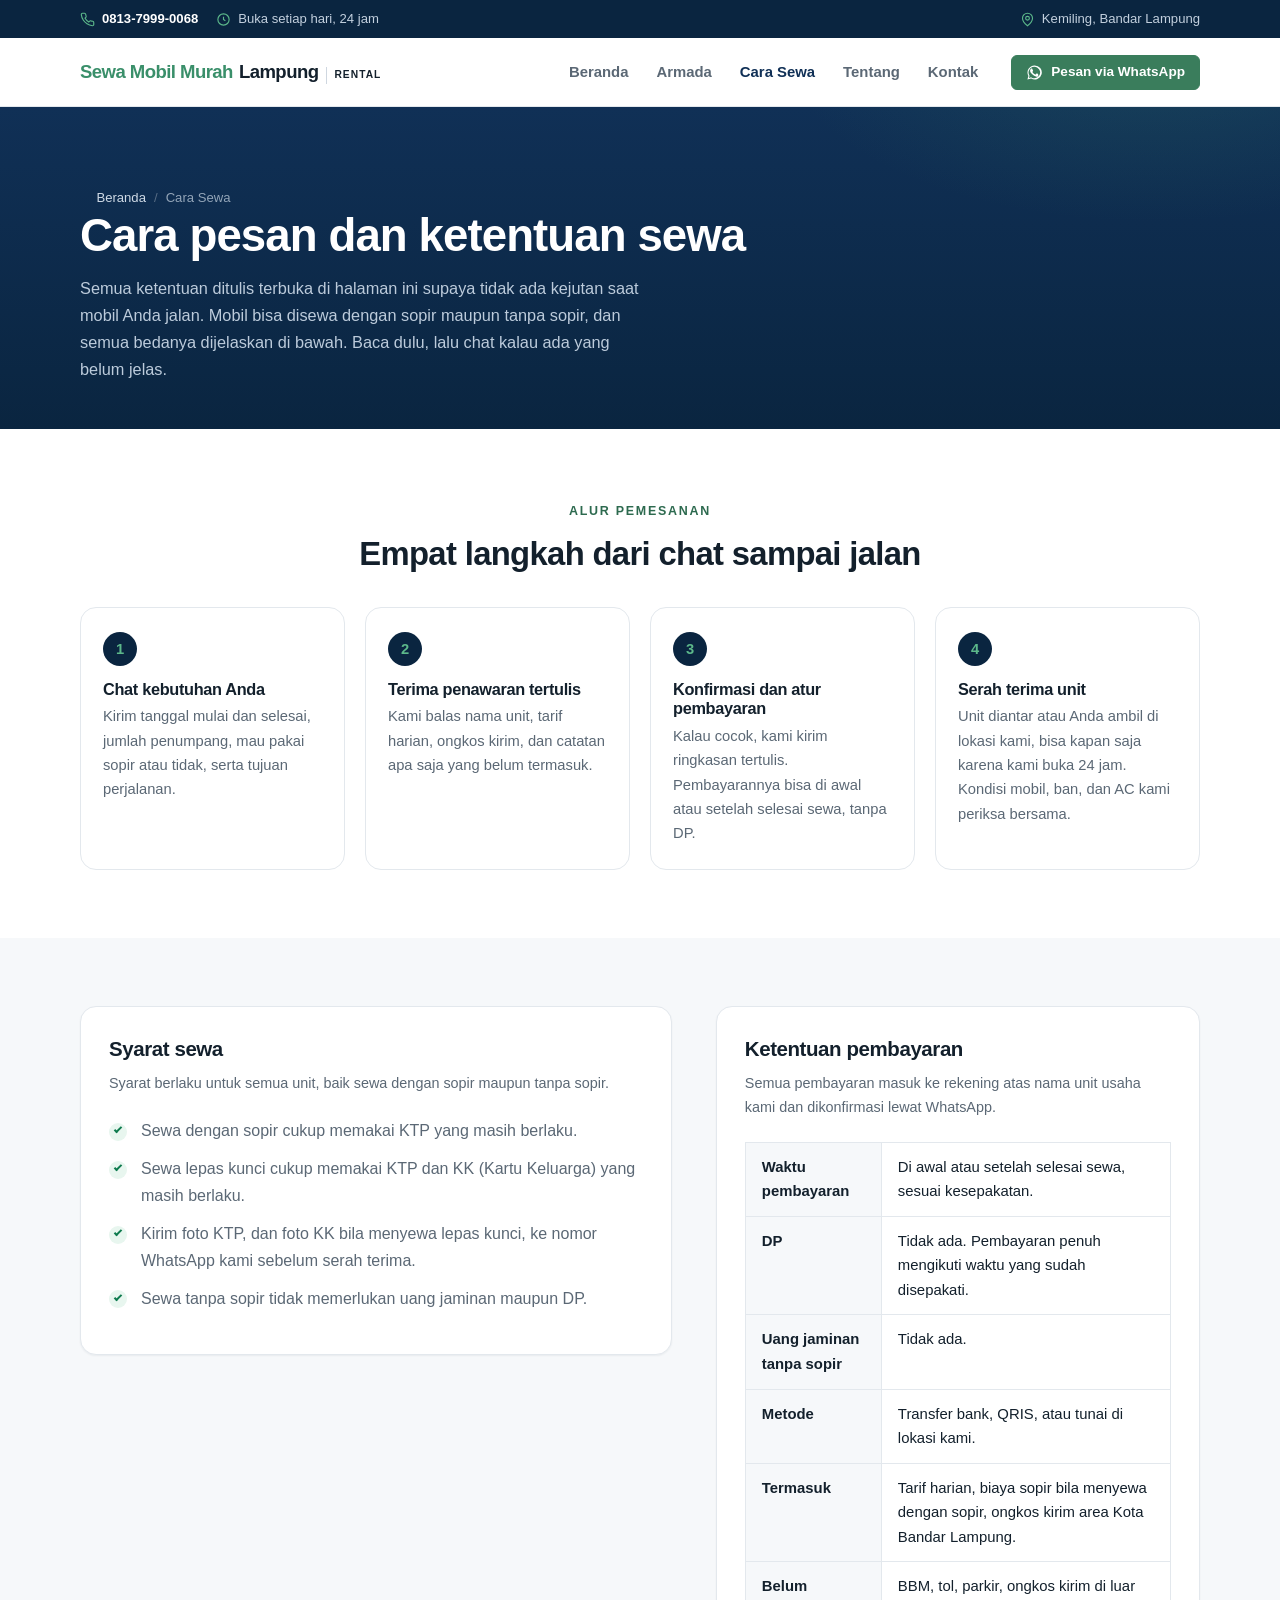
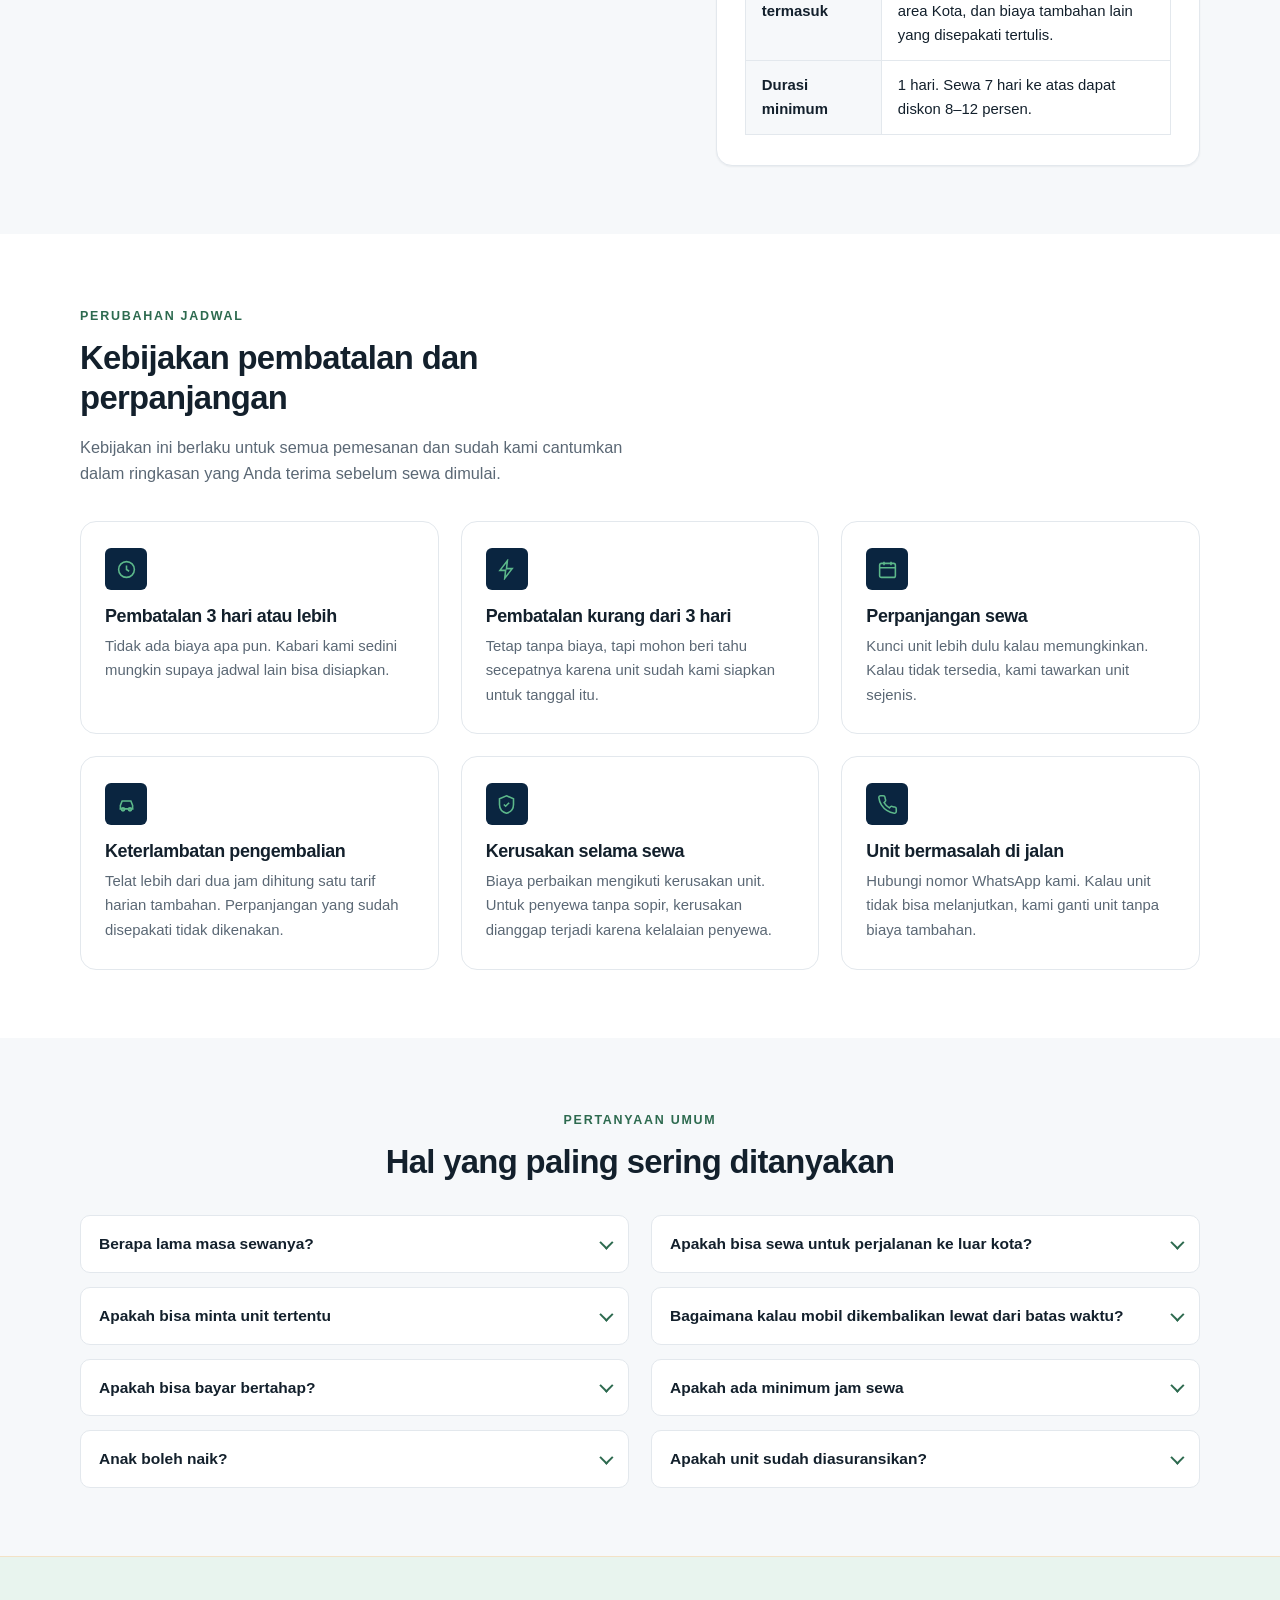
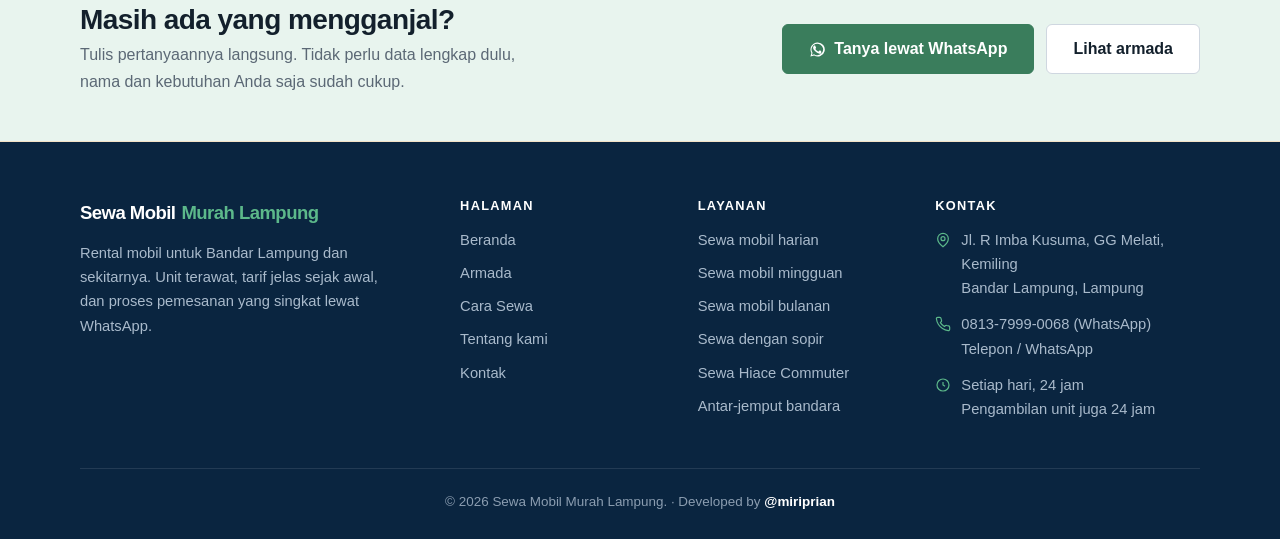
<file: cara-pesan.html>
<!doctype html>
<html lang="id">
<head>
<meta charset="utf-8">
<meta name="viewport" content="width=device-width, initial-scale=1">
<title>Cara Sewa Sewa Mobil dan Ketentuan Sewa — Sewa Mobil Murah Lampung</title>
<meta name="description" content="Alur pemesanan sewa mobil di Bandar Lampung dalam empat langkah. Syarat sewa, ketentuan pembayaran, kebijakan pembatalan, dan jawaban pertanyaan yang sering muncul.">
<link rel="canonical" href="https://sewamobilmurahlampung.com/cara-sewa">
<meta name="robots" content="index, follow">
<meta name="theme-color" content="#0a2540">
<meta property="og:type" content="website">
<meta property="og:locale" content="id_ID">
<meta property="og:site_name" content="Sewa Mobil Murah Lampung">
<meta property="og:title" content="Cara Sewa Sewa Mobil dan Ketentuan Sewa — Sewa Mobil Murah Lampung">
<meta property="og:description" content="Empat langkah pemesanan, syarat sewa, ketentuan pembayaran, dan kebijakan pembatalan.">
<meta property="og:url" content="https://sewamobilmurahlampung.com/cara-sewa">
<link rel="preload" href="/assets/css/style.css" as="style"><link rel="stylesheet" href="/assets/css/style.css?v=20261027-brand-color2">
<script src="/assets/js/main.js?v=20261027-scroll-anim" defer></script>
</head>
<body data-wa="6281379990068">

<a class="skip-link" href="#utama">Lompat ke konten utama</a>

<div class="topbar">
  <div class="wrap topbar__in">
    <div class="topbar__group">
      <span class="topbar__item">
        <svg viewBox="0 0 24 24" aria-hidden="true"><path d="M22 16.9v3a2 2 0 0 1-2.2 2 19.8 19.8 0 0 1-8.6-3.1 19.5 19.5 0 0 1-6-6A19.8 19.8 0 0 1 2.1 4.2 2 2 0 0 1 4.1 2h3a2 2 0 0 1 2 1.7c.1 1 .4 1.9.7 2.8a2 2 0 0 1-.5 2.1L8.1 9.9a16 16 0 0 0 6 6l1.3-1.3a2 2 0 0 1 2.1-.4c.9.3 1.8.6 2.8.7a2 2 0 0 1 1.7 2z"/></svg>
        <a href="https://wa.me/6281379990068?text=Halo%2C%20mau%20tanya%20sewa%20mobil%20di%20Lampung." target="_blank" rel="noopener">0813-7999-0068</a>
      </span>
      <span class="topbar__item topbar__item--jam">
        <svg viewBox="0 0 24 24" aria-hidden="true"><circle cx="12" cy="12" r="9"/><path d="M12 7.5V12l3 2"/></svg>
        Buka setiap hari, 24 jam
      </span>
    </div>
    <div class="topbar__group">
      <span class="topbar__item topbar__item--lokasi">
        <svg viewBox="0 0 24 24" aria-hidden="true"><path d="M20 10c0 6-8 12-8 12s-8-6-8-12a8 8 0 1 1 16 0z"/><circle cx="12" cy="10" r="3"/></svg>
        Kemiling, Bandar Lampung
      </span>
    </div>
  </div>
</div>

<header class="header">
  <div class="wrap header__in">
    <a class="brand" href="/"><span class="brand__green">Sewa Mobil Murah</span> <span class="brand__black">Lampung</span><span class="brand__tag">Rental</span></a>

    <nav class="nav" id="site-nav" aria-label="Navigasi utama">
      <ul>
        <li><a href="/">Beranda</a></li>
        <li><a href="/armada">Armada</a></li>
        <li><a href="/cara-sewa" aria-current="page">Cara Sewa</a></li>
        <li><a href="/tentang">Tentang</a></li>
        <li><a href="/kontak">Kontak</a></li>
      </ul>
    </nav>

    <a class="btn btn--primary btn--sm header__cta" href="https://wa.me/6281379990068?text=Halo%2C%20saya%20mau%20tanya%20sewa%20mobil%20di%20Bandar%20Lampung." target="_blank" rel="noopener"><svg viewBox="0 0 24 24" aria-hidden="true" class="is-fill"><path d="M17.5 14.4c-.3-.2-1.8-.9-2.1-1-.3-.1-.5-.2-.7.1s-.8 1-1 1.2c-.2.2-.4.2-.7.1-1.7-.8-2.9-1.5-4-3.4-.3-.5.3-.5.9-1.6.1-.2.1-.3 0-.5l-1-2.3c-.2-.6-.5-.5-.7-.5h-.6c-.2 0-.5.1-.8.4-.3.3-1 1-1 2.5s1.1 2.9 1.2 3.1c.1.2 2.1 3.2 5.1 4.5 2 1 2.8 1.1 3.8 1 .6 0 1.2-.5 1.4-1 .2-.5.2-1 .1-1-.1-.1-.3-.2-.6-.3z"/><path d="M12 2a10 10 0 0 0-8.6 15L2 22l5.2-1.4A10 10 0 1 0 12 2zm0 18.2a8.2 8.2 0 0 1-4.4-1.2l-.3-.2-3.1.8.8-3-.2-.3A8.2 8.2 0 1 1 12 20.2z"/></svg><span>Pesan via WhatsApp</span></a>

    <button class="nav-toggle" type="button" aria-expanded="false" aria-controls="site-nav" aria-label="Buka menu navigasi">
      <svg class="icon-menu" viewBox="0 0 24 24" aria-hidden="true"><path d="M4 7h16M4 12h16M4 17h16"/></svg>
      <svg class="icon-close" viewBox="0 0 24 24" aria-hidden="true"><path d="M6 6l12 12M18 6L6 18"/></svg>
    </button>
  </div>
</header>

<main id="utama">

  <section class="pagehead">
    <div class="wrap">
      <ol class="breadcrumb">
        <li><a href="/">Beranda</a></li>
        <li aria-current="page">Cara Sewa</li>
      </ol>
      <h1>Cara pesan dan ketentuan sewa</h1>
      <p>Semua ketentuan ditulis terbuka di halaman ini supaya tidak ada kejutan saat mobil Anda jalan. Mobil bisa disewa dengan sopir maupun tanpa sopir, dan semua bedanya dijelaskan di bawah. Baca dulu, lalu chat kalau ada yang belum jelas.</p>
    </div>
  </section>

  <section class="section">
    <div class="wrap">
      <div class="section__head section__head--center">
        <span class="eyebrow">Alur pemesanan</span>
        <h2>Empat langkah dari chat sampai jalan</h2>
      </div>

      <div class="steps">
        <article class="step">
          <div class="step__num">1</div>
          <h3>Chat kebutuhan Anda</h3>
          <p>Kirim tanggal mulai dan selesai, jumlah penumpang, mau pakai sopir atau tidak, serta tujuan perjalanan.</p>
        </article>
        <article class="step">
          <div class="step__num">2</div>
          <h3>Terima penawaran tertulis</h3>
          <p>Kami balas nama unit, tarif harian, ongkos kirim, dan catatan apa saja yang belum termasuk.</p>
        </article>
        <article class="step">
          <div class="step__num">3</div>
          <h3>Konfirmasi dan atur pembayaran</h3>
          <p>Kalau cocok, kami kirim ringkasan tertulis. Pembayarannya bisa di awal atau setelah selesai sewa, tanpa DP.</p>
        </article>
        <article class="step">
          <div class="step__num">4</div>
          <h3>Serah terima unit</h3>
          <p>Unit diantar atau Anda ambil di lokasi kami, bisa kapan saja karena kami buka 24 jam. Kondisi mobil, ban, dan AC kami periksa bersama.</p>
        </article>
      </div>
    </div>
  </section>

  <section class="section section--alt">
    <div class="wrap split">
      <div class="panel">
        <h2>Syarat sewa</h2>
        <p class="panel__note">Syarat berlaku untuk semua unit, baik sewa dengan sopir maupun tanpa sopir.</p>

        <ul class="checklist">
          <li>Sewa dengan sopir cukup memakai KTP yang masih berlaku.</li>
          <li>Sewa lepas kunci cukup memakai KTP dan KK (Kartu Keluarga) yang masih berlaku.</li>
          <li>Kirim foto KTP, dan foto KK bila menyewa lepas kunci, ke nomor WhatsApp kami sebelum serah terima.</li>
          <li>Sewa tanpa sopir tidak memerlukan uang jaminan maupun DP.</li>
        </ul>
      </div>

      <div class="panel">
        <h2>Ketentuan pembayaran</h2>
        <p class="panel__note">Semua pembayaran masuk ke rekening atas nama unit usaha kami dan dikonfirmasi lewat WhatsApp.</p>

        <table class="spec-table">
          <tbody>
            <tr><th>Waktu pembayaran</th><td>Di awal atau setelah selesai sewa, sesuai kesepakatan.</td></tr>
            <tr><th>DP</th><td>Tidak ada. Pembayaran penuh mengikuti waktu yang sudah disepakati.</td></tr>
            <tr><th>Uang jaminan tanpa sopir</th><td>Tidak ada.</td></tr>
            <tr><th>Metode</th><td>Transfer bank, QRIS, atau tunai di lokasi kami.</td></tr>
            <tr><th>Termasuk</th><td>Tarif harian, biaya sopir bila menyewa dengan sopir, ongkos kirim area Kota Bandar Lampung.</td></tr>
            <tr><th>Belum termasuk</th><td>BBM, tol, parkir, ongkos kirim di luar area Kota, dan biaya tambahan lain yang disepakati tertulis.</td></tr>
            <tr><th>Durasi minimum</th><td>1 hari. Sewa 7 hari ke atas dapat diskon 8&ndash;12 persen.</td></tr>
          </tbody>
        </table>
      </div>
    </div>
  </section>

  <section class="section">
    <div class="wrap">
      <div class="section__head">
        <span class="eyebrow">Perubahan jadwal</span>
        <h2>Kebijakan pembatalan dan perpanjangan</h2>
        <p>Kebijakan ini berlaku untuk semua pemesanan dan sudah kami cantumkan dalam ringkasan yang Anda terima sebelum sewa dimulai.</p>
      </div>

      <div class="grid-3">
        <article class="feature">
          <div class="feature__icon"><svg viewBox="0 0 24 24" aria-hidden="true"><circle cx="12" cy="12" r="9"/><path d="M12 7.5V12l3 2"/></svg></div>
          <h3>Pembatalan 3 hari atau lebih</h3>
          <p>Tidak ada biaya apa pun. Kabari kami sedini mungkin supaya jadwal lain bisa disiapkan.</p>
        </article>

        <article class="feature">
          <div class="feature__icon"><svg viewBox="0 0 24 24" aria-hidden="true"><path d="M13 2L4.5 13H11l-1 9 8.5-11H12z"/></svg></div>
          <h3>Pembatalan kurang dari 3 hari</h3>
          <p>Tetap tanpa biaya, tapi mohon beri tahu secepatnya karena unit sudah kami siapkan untuk tanggal itu.</p>
        </article>

        <article class="feature">
          <div class="feature__icon"><svg viewBox="0 0 24 24" aria-hidden="true"><rect x="3" y="5" width="18" height="16" rx="2"/><path d="M3 10h18M8 3v4M16 3v4"/></svg></div>
          <h3>Perpanjangan sewa</h3>
          <p>Kunci unit lebih dulu kalau memungkinkan. Kalau tidak tersedia, kami tawarkan unit sejenis.</p>
        </article>

        <article class="feature">
          <div class="feature__icon"><svg viewBox="0 0 24 24" aria-hidden="true"><path d="M4 17h16M5 17v-4l2-5h10l2 5v4"/><circle cx="8" cy="17.5" r="1.8"/><circle cx="16" cy="17.5" r="1.8"/></svg></div>
          <h3>Keterlambatan pengembalian</h3>
          <p>Telat lebih dari dua jam dihitung satu tarif harian tambahan. Perpanjangan yang sudah disepakati tidak dikenakan.</p>
        </article>

        <article class="feature">
          <div class="feature__icon"><svg viewBox="0 0 24 24" aria-hidden="true"><path d="M12 2l8 3.5V12c0 5-3.4 8.7-8 10-4.6-1.3-8-5-8-10V5.5z"/><path d="M9 12l2 2 4-4"/></svg></div>
          <h3>Kerusakan selama sewa</h3>
          <p>Biaya perbaikan mengikuti kerusakan unit. Untuk penyewa tanpa sopir, kerusakan dianggap terjadi karena kelalaian penyewa.</p>
        </article>

        <article class="feature">
          <div class="feature__icon"><svg viewBox="0 0 24 24" aria-hidden="true"><path d="M22 16.9v3a2 2 0 0 1-2.2 2 19.8 19.8 0 0 1-8.6-3.1 19.5 19.5 0 0 1-6-6A19.8 19.8 0 0 1 2.1 4.2 2 2 0 0 1 4.1 2h3a2 2 0 0 1 2 1.7c.1 1 .4 1.9.7 2.8a2 2 0 0 1-.5 2.1L8.1 9.9a16 16 0 0 0 6 6l1.3-1.3a2 2 0 0 1 2.1-.4c.9.3 1.8.6 2.8.7a2 2 0 0 1 1.7 2z"/></svg></div>
          <h3>Unit bermasalah di jalan</h3>
          <p>Hubungi nomor WhatsApp kami. Kalau unit tidak bisa melanjutkan, kami ganti unit tanpa biaya tambahan.</p>
        </article>
      </div>
    </div>
  </section>

  <section class="section section--alt">
    <div class="wrap">
      <div class="section__head section__head--center">
        <span class="eyebrow">Pertanyaan umum</span>
        <h2>Hal yang paling sering ditanyakan</h2>
      </div>

      <div class="faq">
        <details>
          <summary>Berapa lama masa sewanya?</summary>
          <div class="faq__body">Minimal satu hari. Untuk sewa mingguan dan bulanan, diskon berlaku otomatis dan tidak perlu kode promo.</div>
        </details>

        <details>
          <summary>Apakah bisa sewa untuk perjalanan ke luar kota?</summary>
          <div class="faq__body">Tidak. Unit kami tidak disewakan ke luar Bandar Lampung tanpa persetujuan tertulis lebih dulu.</div>
        </details>

        <details>
          <summary>Apakah bisa minta unit tertentu</summary>
          <div class="faq__body">Bisa, tapi tergantung ketersediaan unit pada tanggal tersebut. Kalau unit yang Anda minta sedang terpakai, kami tawarkan pilihan sejenis dengan harga yang mirip.</div>
        </details>

        <details>
          <summary>Bagaimana kalau mobil dikembalikan lewat dari batas waktu?</summary>
          <div class="faq__body">Dikenakan biaya keterlambatan sesuai ketentuan di atas. Kalau perpanjangan sudah disepakati lewat chat, biaya tambahan tidak berlaku.</div>
        </details>

        <details>
          <summary>Apakah bisa bayar bertahap?</summary>
          <div class="faq__body">Bisa, untuk sewa mingguan ke atas. Jadwal pembayarannya kami cantumkan di ringkasan pemesanan supaya tidak bingung di tengah jalan.</div>
        </details>

        <details>
          <summary>Apakah ada minimum jam sewa</summary>
          <div class="faq__body">Ada. Minimal 12 jam untuk sewa harian, 24 jam untuk sewa mingguan dan bulanan. Di bawah itu dihitung satu hari penuh.</div>
        </details>

        <details>
          <summary>Anak boleh naik?</summary>
          <div class="faq__body">Boleh, dengan catatan jumlah penumpang tidak melebihi kapasitas unit. Untuk anak di bawah 12 tahun disarankan memakai sabuk pengaman.</div>
        </details>

        <details>
          <summary>Apakah unit sudah diasuransikan?</summary>
          <div class="faq__body">Setiap unit kami beri perlindungan penuh selama sewa dengan sopir. Rinciannya bisa kami kirim kalau Anda butuh.</div>
        </details>
      </div>
    </div>
  </section>

  <section class="cta">
    <div class="wrap cta__in">
      <div>
        <h2>Masih ada yang mengganjal?</h2>
        <p>Tulis pertanyaannya langsung. Tidak perlu data lengkap dulu, nama dan kebutuhan Anda saja sudah cukup.</p>
      </div>
      <div class="cta__actions">
        <a class="btn btn--primary btn--lg" href="https://wa.me/6281379990068?text=Halo%2C%20saya%20mau%20tanya%20soal%20syarat%20dan%20ketentuan%20sewa%20mobil." target="_blank" rel="noopener"><svg viewBox="0 0 24 24" aria-hidden="true" class="is-fill"><path d="M17.5 14.4c-.3-.2-1.8-.9-2.1-1-.3-.1-.5-.2-.7.1s-.8 1-1 1.2c-.2.2-.4.2-.7.1-1.7-.8-2.9-1.5-4-3.4-.3-.5.3-.5.9-1.6.1-.2.1-.3 0-.5l-1-2.3c-.2-.6-.5-.5-.7-.5h-.6c-.2 0-.5.1-.8.4-.3.3-1 1-1 2.5s1.1 2.9 1.2 3.1c.1.2 2.1 3.2 5.1 4.5 2 1 2.8 1.1 3.8 1 .6 0 1.2-.5 1.4-1 .2-.5.2-1 .1-1-.1-.1-.3-.2-.6-.3z"/><path d="M12 2a10 10 0 0 0-8.6 15L2 22l5.2-1.4A10 10 0 1 0 12 2zm0 18.2a8.2 8.2 0 0 1-4.4-1.2l-.3-.2-3.1.8.8-3-.2-.3A8.2 8.2 0 1 1 12 20.2z"/></svg><span>Tanya lewat WhatsApp</span></a>
        <a class="btn btn--ghost btn--lg" href="/armada">Lihat armada</a>
      </div>
    </div>
  </section>

</main>

<footer class="footer">
  <div class="wrap">
    <div class="footer__cols">
      <div>
        <p class="brand footer__brand">Sewa Mobil <span>Murah Lampung</span></p>
        <p class="footer__about">Rental mobil untuk Bandar Lampung dan sekitarnya. Unit terawat, tarif jelas sejak awal, dan proses pemesanan yang singkat lewat WhatsApp.</p>
      </div>

      <nav aria-label="Halaman">
        <h2 class="footer__title">Halaman</h2>
        <ul>
          <li><a href="/">Beranda</a></li>
          <li><a href="/armada">Armada</a></li>
          <li><a href="/cara-sewa">Cara Sewa</a></li>
          <li><a href="/tentang">Tentang kami</a></li>
          <li><a href="/kontak">Kontak</a></li>
        </ul>
      </nav>

      <div>
        <h2 class="footer__title">Layanan</h2>
        <ul>
          <li>Sewa mobil harian</li>
          <li>Sewa mobil mingguan</li>
          <li>Sewa mobil bulanan</li>
          <li>Sewa dengan sopir</li>
          <li>Sewa Hiace Commuter</li>
          <li>Antar-jemput bandara</li>
        </ul>
      </div>

      <div>
        <h2 class="footer__title">Kontak</h2>
        <ul class="footer__contact">
          <li>
            <svg viewBox="0 0 24 24" aria-hidden="true"><path d="M20 10c0 6-8 12-8 12s-8-6-8-12a8 8 0 1 1 16 0z"/><circle cx="12" cy="10" r="3"/></svg>
            <span>Jl. R Imba Kusuma, GG Melati, Kemiling<br>Bandar Lampung, Lampung</span>
          </li>
          <li>
            <svg viewBox="0 0 24 24" aria-hidden="true"><path d="M22 16.9v3a2 2 0 0 1-2.2 2 19.8 19.8 0 0 1-8.6-3.1 19.5 19.5 0 0 1-6-6A19.8 19.8 0 0 1 2.1 4.2 2 2 0 0 1 4.1 2h3a2 2 0 0 1 2 1.7c.1 1 .4 1.9.7 2.8a2 2 0 0 1-.5 2.1L8.1 9.9a16 16 0 0 0 6 6l1.3-1.3a2 2 0 0 1 2.1-.4c.9.3 1.8.6 2.8.7a2 2 0 0 1 1.7 2z"/></svg>
            <span><a href="https://wa.me/6281379990068" target="_blank" rel="noopener">0813-7999-0068 (WhatsApp)</a><br><a href="tel:+6281379990068">Telepon / WhatsApp</a></span>
          </li>          <li>
            <svg viewBox="0 0 24 24" aria-hidden="true"><circle cx="12" cy="12" r="9"/><path d="M12 7.5V12l3 2"/></svg>
            <span>Setiap hari, 24 jam<br>Pengambilan unit juga 24 jam</span>
          </li>
        </ul>
      </div>
    </div>

    <div class="footer__bar">
      <p>&copy; <span data-year>2026</span> Sewa Mobil Murah Lampung. &middot; Developed by <a href="https://www.instagram.com/miriprian/" target="_blank" rel="noopener">@miriprian</a></p>
    </div>
  </div>
</footer>

<div class="drawer">
  <a class="btn btn--ghost" href="tel:+6281379990068">
    <svg viewBox="0 0 24 24" aria-hidden="true"><path d="M22 16.9v3a2 2 0 0 1-2.2 2 19.8 19.8 0 0 1-8.6-3.1 19.5 19.5 0 0 1-6-6A19.8 19.8 0 0 1 2.1 4.2 2 2 0 0 1 4.1 2h3a2 2 0 0 1 2 1.7c.1 1 .4 1.9.7 2.8a2 2 0 0 1-.5 2.1L8.1 9.9a16 16 0 0 0 6 6l1.3-1.3a2 2 0 0 1 2.1-.4c.9.3 1.8.6 2.8.7a2 2 0 0 1 1.7 2z"/></svg>
    Telepon
  </a>
  <a class="btn btn--primary" href="https://wa.me/6281379990068?text=Halo%2C%20saya%20mau%20sewa%20mobil%20di%20Bandar%20Lampung." target="_blank" rel="noopener">
    <svg viewBox="0 0 24 24" aria-hidden="true" class="is-fill"><path d="M17.5 14.4c-.3-.2-1.8-.9-2.1-1-.3-.1-.5-.2-.7.1s-.8 1-1 1.2c-.2.2-.4.2-.7.1-1.7-.8-2.9-1.5-4-3.4-.3-.5.3-.5.9-1.6.1-.2.1-.3 0-.5l-1-2.3c-.2-.6-.5-.5-.7-.5h-.6c-.2 0-.5.1-.8.4-.3.3-1 1-1 2.5s1.1 2.9 1.2 3.1c.1.2 2.1 3.2 5.1 4.5 2 1 2.8 1.1 3.8 1 .6 0 1.2-.5 1.4-1 .2-.5.2-1 .1-1-.1-.1-.3-.2-.6-.3z"/><path d="M12 2a10 10 0 0 0-8.6 15L2 22l5.2-1.4A10 10 0 1 0 12 2zm0 18.2a8.2 8.2 0 0 1-4.4-1.2l-.3-.2-3.1.8.8-3-.2-.3A8.2 8.2 0 1 1 12 20.2z"/></svg>
    WhatsApp
  </a>
</div>

</body>
</html>
</file>
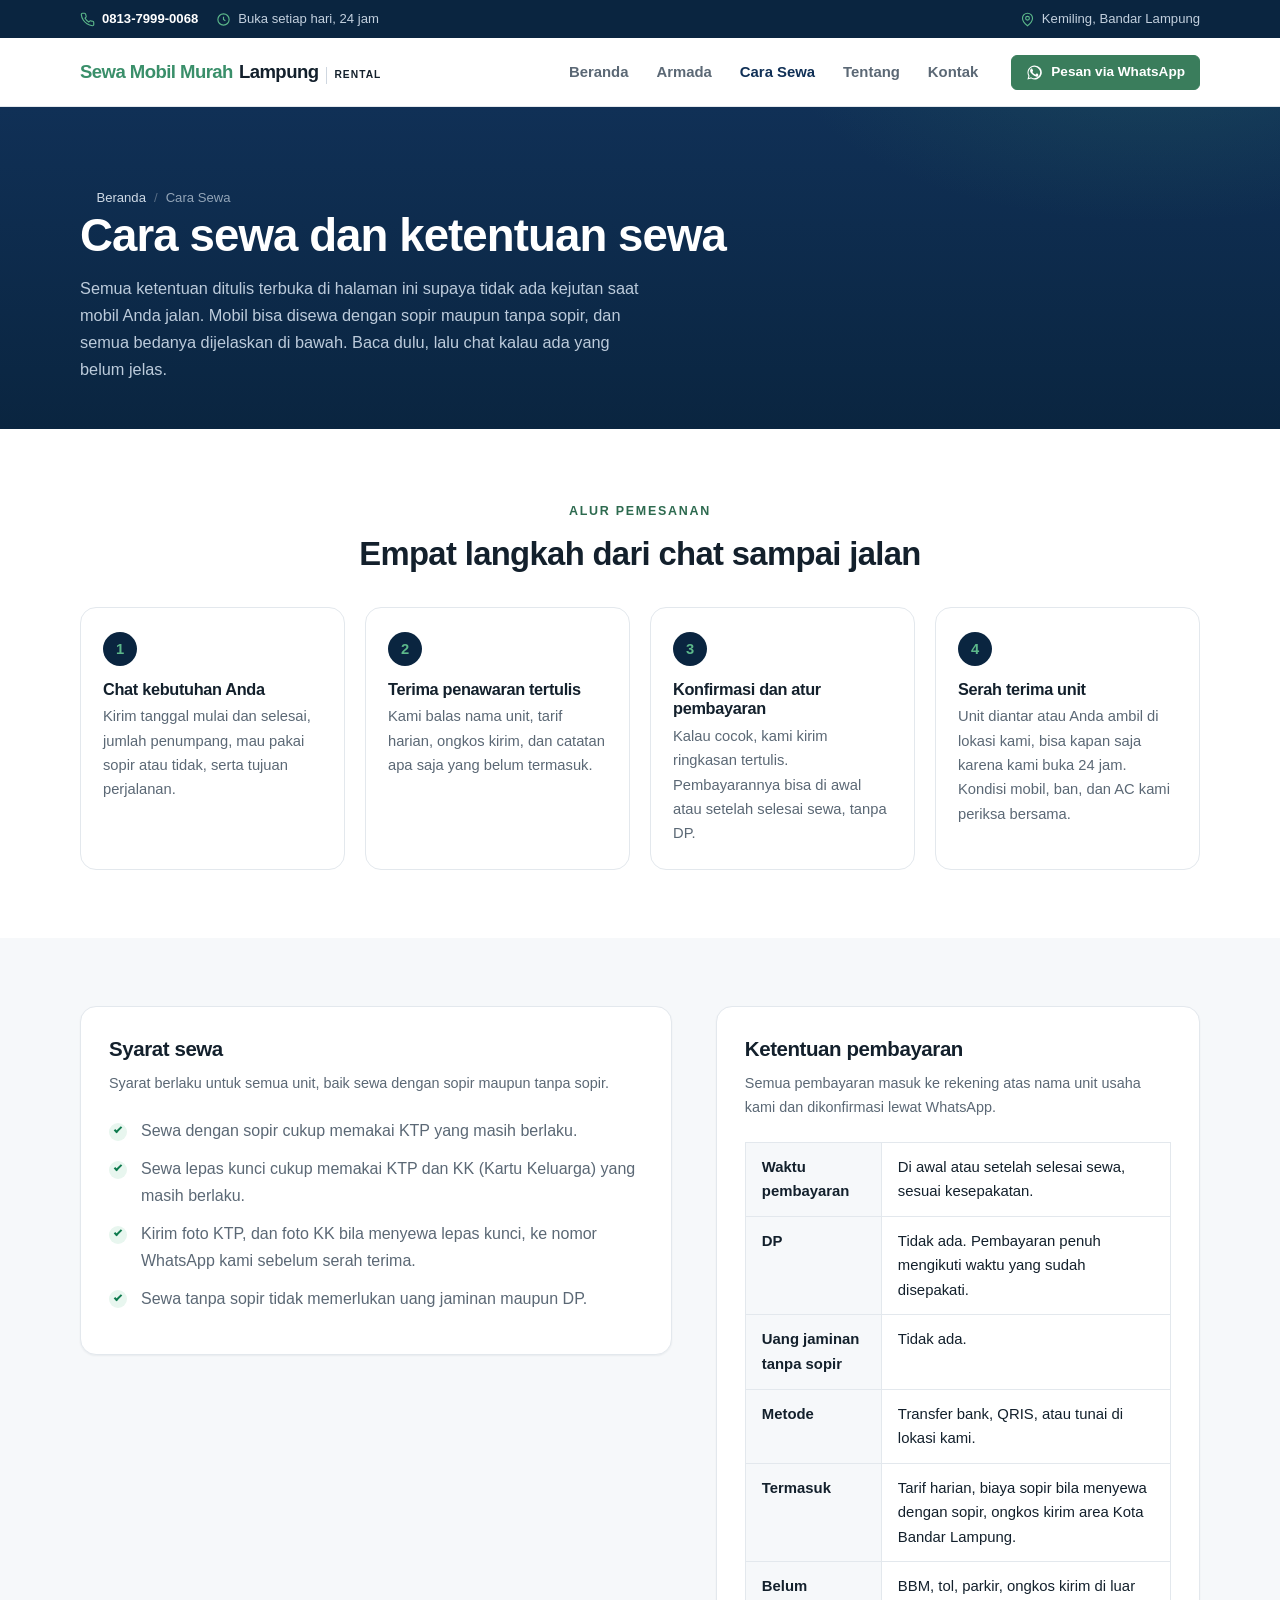
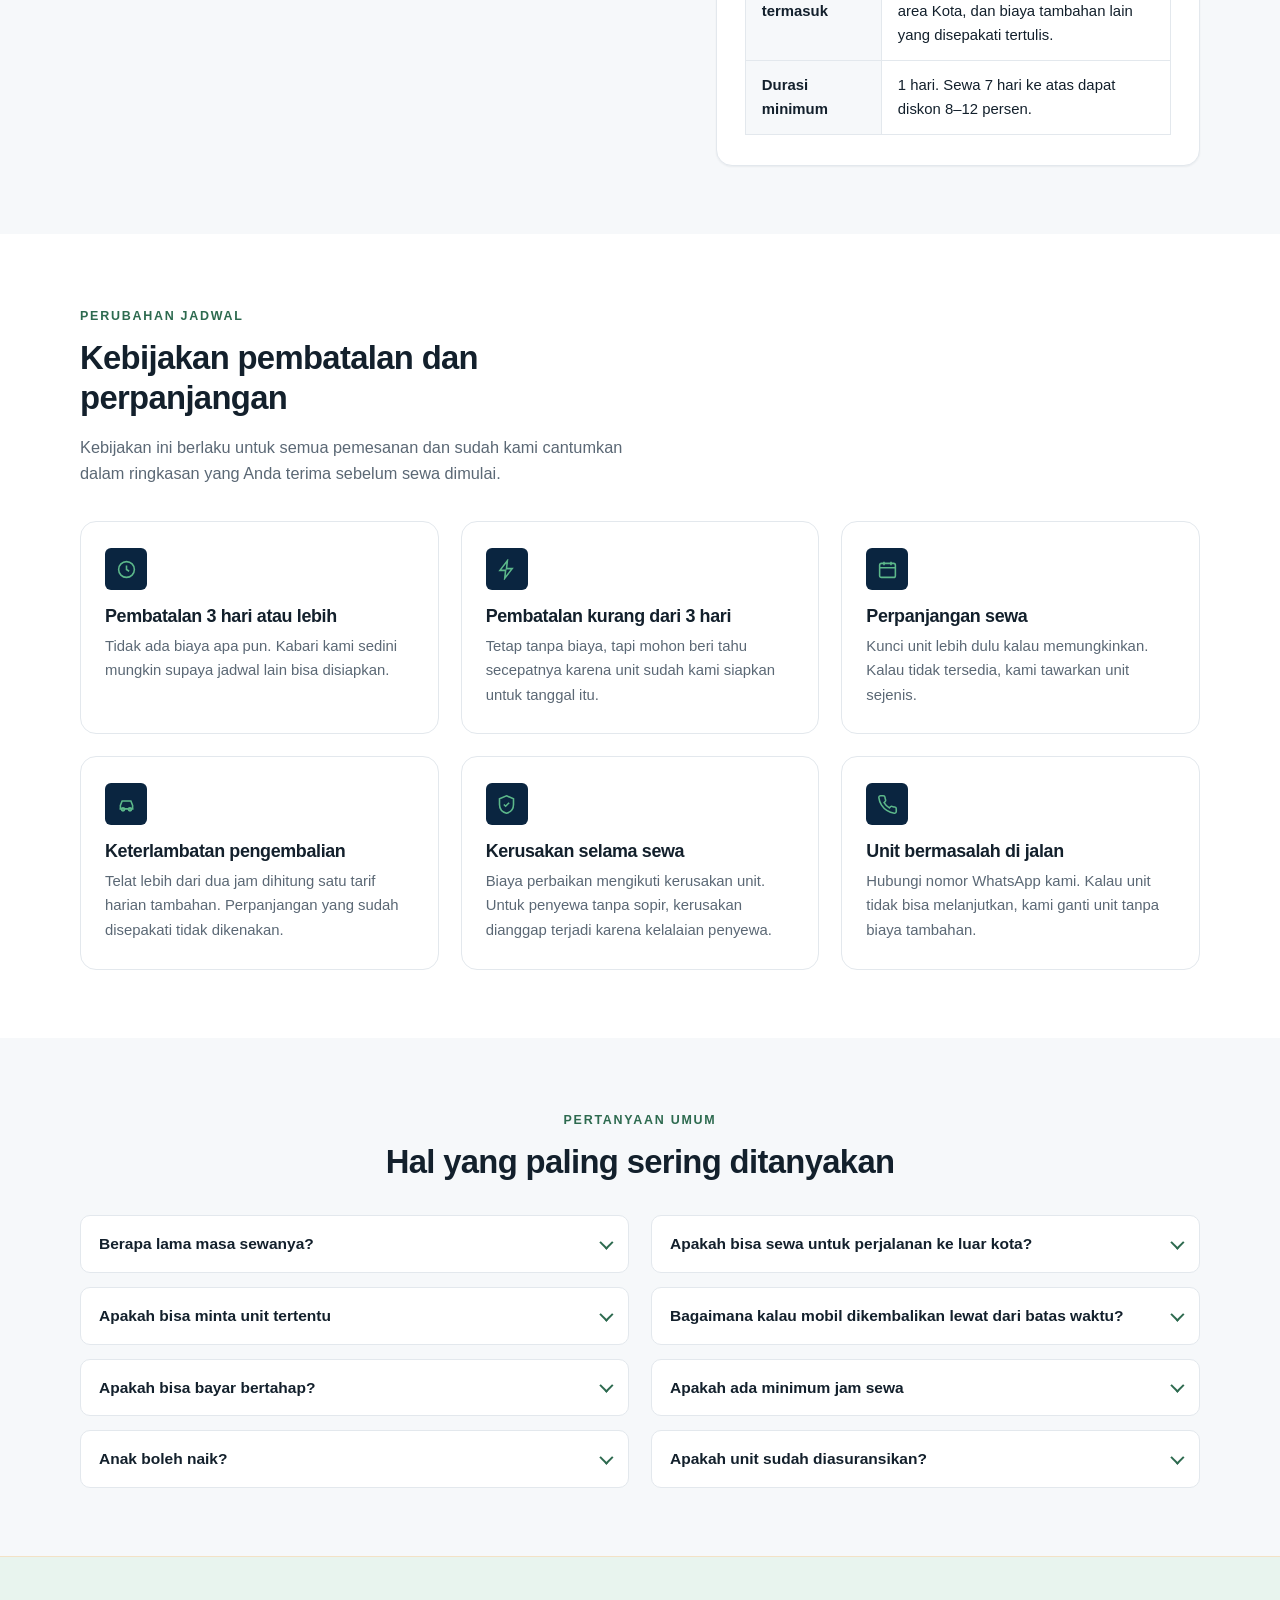
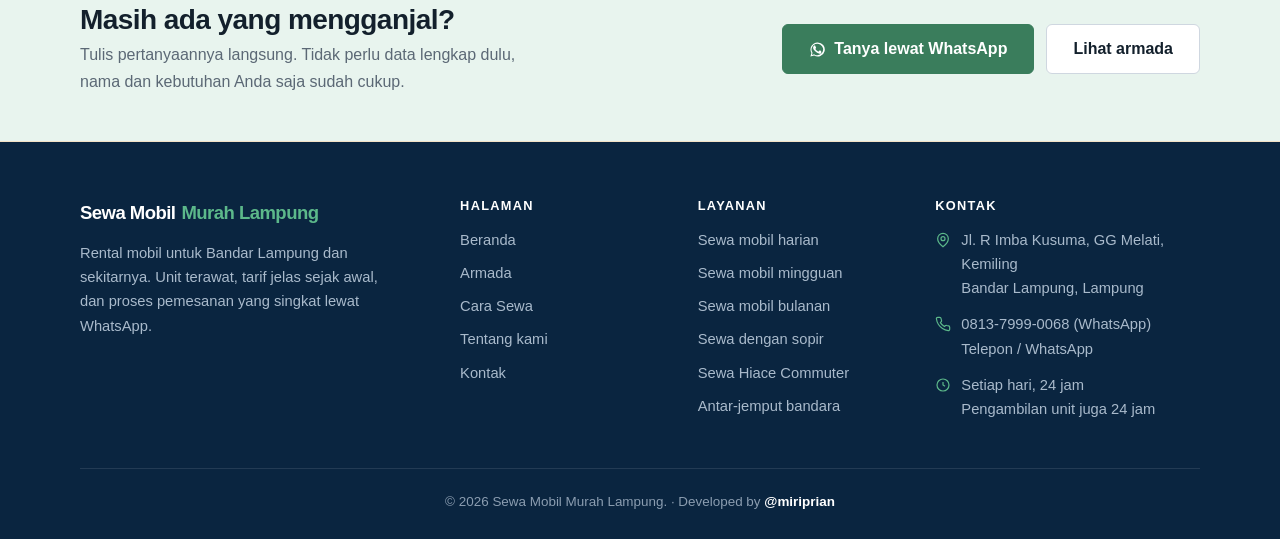
<file: cara-sewa.html>
<!doctype html>
<html lang="id">
<head>
<meta charset="utf-8">
<meta name="viewport" content="width=device-width, initial-scale=1">
<title>Cara Sewa Sewa Mobil dan Ketentuan Sewa — Sewa Mobil Murah Lampung</title>
<meta name="description" content="Alur pemesanan sewa mobil di Bandar Lampung dalam empat langkah. Syarat sewa, ketentuan pembayaran, kebijakan pembatalan, dan jawaban pertanyaan yang sering muncul.">
<link rel="canonical" href="https://sewamobilmurahlampung.com/cara-sewa">
<meta name="robots" content="index, follow">
<meta name="theme-color" content="#0a2540">
<meta property="og:type" content="website">
<meta property="og:locale" content="id_ID">
<meta property="og:site_name" content="Sewa Mobil Murah Lampung">
<meta property="og:title" content="Cara Sewa Sewa Mobil dan Ketentuan Sewa — Sewa Mobil Murah Lampung">
<meta property="og:description" content="Empat langkah pemesanan, syarat sewa, ketentuan pembayaran, dan kebijakan pembatalan.">
<meta property="og:url" content="https://sewamobilmurahlampung.com/cara-sewa">
<link rel="preload" href="/assets/css/style.css" as="style"><link rel="stylesheet" href="/assets/css/style.css?v=20261027-brand-color2">
<script src="/assets/js/main.js?v=20261027-scroll-anim" defer></script>
</head>
<body data-wa="6281379990068">

<a class="skip-link" href="#utama">Lompat ke konten utama</a>

<div class="topbar">
  <div class="wrap topbar__in">
    <div class="topbar__group">
      <span class="topbar__item">
        <svg viewBox="0 0 24 24" aria-hidden="true"><path d="M22 16.9v3a2 2 0 0 1-2.2 2 19.8 19.8 0 0 1-8.6-3.1 19.5 19.5 0 0 1-6-6A19.8 19.8 0 0 1 2.1 4.2 2 2 0 0 1 4.1 2h3a2 2 0 0 1 2 1.7c.1 1 .4 1.9.7 2.8a2 2 0 0 1-.5 2.1L8.1 9.9a16 16 0 0 0 6 6l1.3-1.3a2 2 0 0 1 2.1-.4c.9.3 1.8.6 2.8.7a2 2 0 0 1 1.7 2z"/></svg>
        <a href="https://wa.me/6281379990068?text=Halo%2C%20mau%20tanya%20sewa%20mobil%20di%20Lampung." target="_blank" rel="noopener">0813-7999-0068</a>
      </span>
      <span class="topbar__item topbar__item--jam">
        <svg viewBox="0 0 24 24" aria-hidden="true"><circle cx="12" cy="12" r="9"/><path d="M12 7.5V12l3 2"/></svg>
        Buka setiap hari, 24 jam
      </span>
    </div>
    <div class="topbar__group">
      <span class="topbar__item topbar__item--lokasi">
        <svg viewBox="0 0 24 24" aria-hidden="true"><path d="M20 10c0 6-8 12-8 12s-8-6-8-12a8 8 0 1 1 16 0z"/><circle cx="12" cy="10" r="3"/></svg>
        Kemiling, Bandar Lampung
      </span>
    </div>
  </div>
</div>

<header class="header">
  <div class="wrap header__in">
    <a class="brand" href="/"><span class="brand__green">Sewa Mobil Murah</span> <span class="brand__black">Lampung</span><span class="brand__tag">Rental</span></a>

    <nav class="nav" id="site-nav" aria-label="Navigasi utama">
      <ul>
        <li><a href="/">Beranda</a></li>
        <li><a href="/armada">Armada</a></li>
        <li><a href="/cara-sewa" aria-current="page">Cara Sewa</a></li>
        <li><a href="/tentang">Tentang</a></li>
        <li><a href="/kontak">Kontak</a></li>
      </ul>
    </nav>

    <a class="btn btn--primary btn--sm header__cta" href="https://wa.me/6281379990068?text=Halo%2C%20saya%20mau%20tanya%20sewa%20mobil%20di%20Bandar%20Lampung." target="_blank" rel="noopener"><svg viewBox="0 0 24 24" aria-hidden="true" class="is-fill"><path d="M17.5 14.4c-.3-.2-1.8-.9-2.1-1-.3-.1-.5-.2-.7.1s-.8 1-1 1.2c-.2.2-.4.2-.7.1-1.7-.8-2.9-1.5-4-3.4-.3-.5.3-.5.9-1.6.1-.2.1-.3 0-.5l-1-2.3c-.2-.6-.5-.5-.7-.5h-.6c-.2 0-.5.1-.8.4-.3.3-1 1-1 2.5s1.1 2.9 1.2 3.1c.1.2 2.1 3.2 5.1 4.5 2 1 2.8 1.1 3.8 1 .6 0 1.2-.5 1.4-1 .2-.5.2-1 .1-1-.1-.1-.3-.2-.6-.3z"/><path d="M12 2a10 10 0 0 0-8.6 15L2 22l5.2-1.4A10 10 0 1 0 12 2zm0 18.2a8.2 8.2 0 0 1-4.4-1.2l-.3-.2-3.1.8.8-3-.2-.3A8.2 8.2 0 1 1 12 20.2z"/></svg><span>Pesan via WhatsApp</span></a>

    <button class="nav-toggle" type="button" aria-expanded="false" aria-controls="site-nav" aria-label="Buka menu navigasi">
      <svg class="icon-menu" viewBox="0 0 24 24" aria-hidden="true"><path d="M4 7h16M4 12h16M4 17h16"/></svg>
      <svg class="icon-close" viewBox="0 0 24 24" aria-hidden="true"><path d="M6 6l12 12M18 6L6 18"/></svg>
    </button>
  </div>
</header>

<main id="utama">

  <section class="pagehead">
    <div class="wrap">
      <ol class="breadcrumb">
        <li><a href="/">Beranda</a></li>
        <li aria-current="page">Cara Sewa</li>
      </ol>
      <h1>Cara sewa dan ketentuan sewa</h1>
      <p>Semua ketentuan ditulis terbuka di halaman ini supaya tidak ada kejutan saat mobil Anda jalan. Mobil bisa disewa dengan sopir maupun tanpa sopir, dan semua bedanya dijelaskan di bawah. Baca dulu, lalu chat kalau ada yang belum jelas.</p>
    </div>
  </section>

  <section class="section">
    <div class="wrap">
      <div class="section__head section__head--center">
        <span class="eyebrow">Alur pemesanan</span>
        <h2>Empat langkah dari chat sampai jalan</h2>
      </div>

      <div class="steps">
        <article class="step">
          <div class="step__num">1</div>
          <h3>Chat kebutuhan Anda</h3>
          <p>Kirim tanggal mulai dan selesai, jumlah penumpang, mau pakai sopir atau tidak, serta tujuan perjalanan.</p>
        </article>
        <article class="step">
          <div class="step__num">2</div>
          <h3>Terima penawaran tertulis</h3>
          <p>Kami balas nama unit, tarif harian, ongkos kirim, dan catatan apa saja yang belum termasuk.</p>
        </article>
        <article class="step">
          <div class="step__num">3</div>
          <h3>Konfirmasi dan atur pembayaran</h3>
          <p>Kalau cocok, kami kirim ringkasan tertulis. Pembayarannya bisa di awal atau setelah selesai sewa, tanpa DP.</p>
        </article>
        <article class="step">
          <div class="step__num">4</div>
          <h3>Serah terima unit</h3>
          <p>Unit diantar atau Anda ambil di lokasi kami, bisa kapan saja karena kami buka 24 jam. Kondisi mobil, ban, dan AC kami periksa bersama.</p>
        </article>
      </div>
    </div>
  </section>

  <section class="section section--alt">
    <div class="wrap split">
      <div class="panel">
        <h2>Syarat sewa</h2>
        <p class="panel__note">Syarat berlaku untuk semua unit, baik sewa dengan sopir maupun tanpa sopir.</p>

        <ul class="checklist">
          <li>Sewa dengan sopir cukup memakai KTP yang masih berlaku.</li>
          <li>Sewa lepas kunci cukup memakai KTP dan KK (Kartu Keluarga) yang masih berlaku.</li>
          <li>Kirim foto KTP, dan foto KK bila menyewa lepas kunci, ke nomor WhatsApp kami sebelum serah terima.</li>
          <li>Sewa tanpa sopir tidak memerlukan uang jaminan maupun DP.</li>
        </ul>
      </div>

      <div class="panel">
        <h2>Ketentuan pembayaran</h2>
        <p class="panel__note">Semua pembayaran masuk ke rekening atas nama unit usaha kami dan dikonfirmasi lewat WhatsApp.</p>

        <table class="spec-table">
          <tbody>
            <tr><th>Waktu pembayaran</th><td>Di awal atau setelah selesai sewa, sesuai kesepakatan.</td></tr>
            <tr><th>DP</th><td>Tidak ada. Pembayaran penuh mengikuti waktu yang sudah disepakati.</td></tr>
            <tr><th>Uang jaminan tanpa sopir</th><td>Tidak ada.</td></tr>
            <tr><th>Metode</th><td>Transfer bank, QRIS, atau tunai di lokasi kami.</td></tr>
            <tr><th>Termasuk</th><td>Tarif harian, biaya sopir bila menyewa dengan sopir, ongkos kirim area Kota Bandar Lampung.</td></tr>
            <tr><th>Belum termasuk</th><td>BBM, tol, parkir, ongkos kirim di luar area Kota, dan biaya tambahan lain yang disepakati tertulis.</td></tr>
            <tr><th>Durasi minimum</th><td>1 hari. Sewa 7 hari ke atas dapat diskon 8&ndash;12 persen.</td></tr>
          </tbody>
        </table>
      </div>
    </div>
  </section>

  <section class="section">
    <div class="wrap">
      <div class="section__head">
        <span class="eyebrow">Perubahan jadwal</span>
        <h2>Kebijakan pembatalan dan perpanjangan</h2>
        <p>Kebijakan ini berlaku untuk semua pemesanan dan sudah kami cantumkan dalam ringkasan yang Anda terima sebelum sewa dimulai.</p>
      </div>

      <div class="grid-3">
        <article class="feature">
          <div class="feature__icon"><svg viewBox="0 0 24 24" aria-hidden="true"><circle cx="12" cy="12" r="9"/><path d="M12 7.5V12l3 2"/></svg></div>
          <h3>Pembatalan 3 hari atau lebih</h3>
          <p>Tidak ada biaya apa pun. Kabari kami sedini mungkin supaya jadwal lain bisa disiapkan.</p>
        </article>

        <article class="feature">
          <div class="feature__icon"><svg viewBox="0 0 24 24" aria-hidden="true"><path d="M13 2L4.5 13H11l-1 9 8.5-11H12z"/></svg></div>
          <h3>Pembatalan kurang dari 3 hari</h3>
          <p>Tetap tanpa biaya, tapi mohon beri tahu secepatnya karena unit sudah kami siapkan untuk tanggal itu.</p>
        </article>

        <article class="feature">
          <div class="feature__icon"><svg viewBox="0 0 24 24" aria-hidden="true"><rect x="3" y="5" width="18" height="16" rx="2"/><path d="M3 10h18M8 3v4M16 3v4"/></svg></div>
          <h3>Perpanjangan sewa</h3>
          <p>Kunci unit lebih dulu kalau memungkinkan. Kalau tidak tersedia, kami tawarkan unit sejenis.</p>
        </article>

        <article class="feature">
          <div class="feature__icon"><svg viewBox="0 0 24 24" aria-hidden="true"><path d="M4 17h16M5 17v-4l2-5h10l2 5v4"/><circle cx="8" cy="17.5" r="1.8"/><circle cx="16" cy="17.5" r="1.8"/></svg></div>
          <h3>Keterlambatan pengembalian</h3>
          <p>Telat lebih dari dua jam dihitung satu tarif harian tambahan. Perpanjangan yang sudah disepakati tidak dikenakan.</p>
        </article>

        <article class="feature">
          <div class="feature__icon"><svg viewBox="0 0 24 24" aria-hidden="true"><path d="M12 2l8 3.5V12c0 5-3.4 8.7-8 10-4.6-1.3-8-5-8-10V5.5z"/><path d="M9 12l2 2 4-4"/></svg></div>
          <h3>Kerusakan selama sewa</h3>
          <p>Biaya perbaikan mengikuti kerusakan unit. Untuk penyewa tanpa sopir, kerusakan dianggap terjadi karena kelalaian penyewa.</p>
        </article>

        <article class="feature">
          <div class="feature__icon"><svg viewBox="0 0 24 24" aria-hidden="true"><path d="M22 16.9v3a2 2 0 0 1-2.2 2 19.8 19.8 0 0 1-8.6-3.1 19.5 19.5 0 0 1-6-6A19.8 19.8 0 0 1 2.1 4.2 2 2 0 0 1 4.1 2h3a2 2 0 0 1 2 1.7c.1 1 .4 1.9.7 2.8a2 2 0 0 1-.5 2.1L8.1 9.9a16 16 0 0 0 6 6l1.3-1.3a2 2 0 0 1 2.1-.4c.9.3 1.8.6 2.8.7a2 2 0 0 1 1.7 2z"/></svg></div>
          <h3>Unit bermasalah di jalan</h3>
          <p>Hubungi nomor WhatsApp kami. Kalau unit tidak bisa melanjutkan, kami ganti unit tanpa biaya tambahan.</p>
        </article>
      </div>
    </div>
  </section>

  <section class="section section--alt">
    <div class="wrap">
      <div class="section__head section__head--center">
        <span class="eyebrow">Pertanyaan umum</span>
        <h2>Hal yang paling sering ditanyakan</h2>
      </div>

      <div class="faq">
        <details>
          <summary>Berapa lama masa sewanya?</summary>
          <div class="faq__body">Minimal satu hari. Untuk sewa mingguan dan bulanan, diskon berlaku otomatis dan tidak perlu kode promo.</div>
        </details>

        <details>
          <summary>Apakah bisa sewa untuk perjalanan ke luar kota?</summary>
          <div class="faq__body">Tidak. Unit kami tidak disewakan ke luar Bandar Lampung tanpa persetujuan tertulis lebih dulu.</div>
        </details>

        <details>
          <summary>Apakah bisa minta unit tertentu</summary>
          <div class="faq__body">Bisa, tapi tergantung ketersediaan unit pada tanggal tersebut. Kalau unit yang Anda minta sedang terpakai, kami tawarkan pilihan sejenis dengan harga yang mirip.</div>
        </details>

        <details>
          <summary>Bagaimana kalau mobil dikembalikan lewat dari batas waktu?</summary>
          <div class="faq__body">Dikenakan biaya keterlambatan sesuai ketentuan di atas. Kalau perpanjangan sudah disepakati lewat chat, biaya tambahan tidak berlaku.</div>
        </details>

        <details>
          <summary>Apakah bisa bayar bertahap?</summary>
          <div class="faq__body">Bisa, untuk sewa mingguan ke atas. Jadwal pembayarannya kami cantumkan di ringkasan pemesanan supaya tidak bingung di tengah jalan.</div>
        </details>

        <details>
          <summary>Apakah ada minimum jam sewa</summary>
          <div class="faq__body">Ada. Minimal 12 jam untuk sewa harian, 24 jam untuk sewa mingguan dan bulanan. Di bawah itu dihitung satu hari penuh.</div>
        </details>

        <details>
          <summary>Anak boleh naik?</summary>
          <div class="faq__body">Boleh, dengan catatan jumlah penumpang tidak melebihi kapasitas unit. Untuk anak di bawah 12 tahun disarankan memakai sabuk pengaman.</div>
        </details>

        <details>
          <summary>Apakah unit sudah diasuransikan?</summary>
          <div class="faq__body">Setiap unit kami beri perlindungan penuh selama sewa dengan sopir. Rinciannya bisa kami kirim kalau Anda butuh.</div>
        </details>
      </div>
    </div>
  </section>

  <section class="cta">
    <div class="wrap cta__in">
      <div>
        <h2>Masih ada yang mengganjal?</h2>
        <p>Tulis pertanyaannya langsung. Tidak perlu data lengkap dulu, nama dan kebutuhan Anda saja sudah cukup.</p>
      </div>
      <div class="cta__actions">
        <a class="btn btn--primary btn--lg" href="https://wa.me/6281379990068?text=Halo%2C%20saya%20mau%20tanya%20soal%20syarat%20dan%20ketentuan%20sewa%20mobil." target="_blank" rel="noopener"><svg viewBox="0 0 24 24" aria-hidden="true" class="is-fill"><path d="M17.5 14.4c-.3-.2-1.8-.9-2.1-1-.3-.1-.5-.2-.7.1s-.8 1-1 1.2c-.2.2-.4.2-.7.1-1.7-.8-2.9-1.5-4-3.4-.3-.5.3-.5.9-1.6.1-.2.1-.3 0-.5l-1-2.3c-.2-.6-.5-.5-.7-.5h-.6c-.2 0-.5.1-.8.4-.3.3-1 1-1 2.5s1.1 2.9 1.2 3.1c.1.2 2.1 3.2 5.1 4.5 2 1 2.8 1.1 3.8 1 .6 0 1.2-.5 1.4-1 .2-.5.2-1 .1-1-.1-.1-.3-.2-.6-.3z"/><path d="M12 2a10 10 0 0 0-8.6 15L2 22l5.2-1.4A10 10 0 1 0 12 2zm0 18.2a8.2 8.2 0 0 1-4.4-1.2l-.3-.2-3.1.8.8-3-.2-.3A8.2 8.2 0 1 1 12 20.2z"/></svg><span>Tanya lewat WhatsApp</span></a>
        <a class="btn btn--ghost btn--lg" href="/armada">Lihat armada</a>
      </div>
    </div>
  </section>

</main>

<footer class="footer">
  <div class="wrap">
    <div class="footer__cols">
      <div>
        <p class="brand footer__brand">Sewa Mobil <span>Murah Lampung</span></p>
        <p class="footer__about">Rental mobil untuk Bandar Lampung dan sekitarnya. Unit terawat, tarif jelas sejak awal, dan proses pemesanan yang singkat lewat WhatsApp.</p>
      </div>

      <nav aria-label="Halaman">
        <h2 class="footer__title">Halaman</h2>
        <ul>
          <li><a href="/">Beranda</a></li>
          <li><a href="/armada">Armada</a></li>
          <li><a href="/cara-sewa">Cara Sewa</a></li>
          <li><a href="/tentang">Tentang kami</a></li>
          <li><a href="/kontak">Kontak</a></li>
        </ul>
      </nav>

      <div>
        <h2 class="footer__title">Layanan</h2>
        <ul>
          <li>Sewa mobil harian</li>
          <li>Sewa mobil mingguan</li>
          <li>Sewa mobil bulanan</li>
          <li>Sewa dengan sopir</li>
          <li>Sewa Hiace Commuter</li>
          <li>Antar-jemput bandara</li>
        </ul>
      </div>

      <div>
        <h2 class="footer__title">Kontak</h2>
        <ul class="footer__contact">
          <li>
            <svg viewBox="0 0 24 24" aria-hidden="true"><path d="M20 10c0 6-8 12-8 12s-8-6-8-12a8 8 0 1 1 16 0z"/><circle cx="12" cy="10" r="3"/></svg>
            <span>Jl. R Imba Kusuma, GG Melati, Kemiling<br>Bandar Lampung, Lampung</span>
          </li>
          <li>
            <svg viewBox="0 0 24 24" aria-hidden="true"><path d="M22 16.9v3a2 2 0 0 1-2.2 2 19.8 19.8 0 0 1-8.6-3.1 19.5 19.5 0 0 1-6-6A19.8 19.8 0 0 1 2.1 4.2 2 2 0 0 1 4.1 2h3a2 2 0 0 1 2 1.7c.1 1 .4 1.9.7 2.8a2 2 0 0 1-.5 2.1L8.1 9.9a16 16 0 0 0 6 6l1.3-1.3a2 2 0 0 1 2.1-.4c.9.3 1.8.6 2.8.7a2 2 0 0 1 1.7 2z"/></svg>
            <span><a href="https://wa.me/6281379990068" target="_blank" rel="noopener">0813-7999-0068 (WhatsApp)</a><br><a href="tel:+6281379990068">Telepon / WhatsApp</a></span>
          </li>          <li>
            <svg viewBox="0 0 24 24" aria-hidden="true"><circle cx="12" cy="12" r="9"/><path d="M12 7.5V12l3 2"/></svg>
            <span>Setiap hari, 24 jam<br>Pengambilan unit juga 24 jam</span>
          </li>
        </ul>
      </div>
    </div>

    <div class="footer__bar">
      <p>&copy; <span data-year>2026</span> Sewa Mobil Murah Lampung. &middot; Developed by <a href="https://www.instagram.com/miriprian/" target="_blank" rel="noopener">@miriprian</a></p>
    </div>
  </div>
</footer>

<div class="drawer">
  <a class="btn btn--ghost" href="tel:+6281379990068">
    <svg viewBox="0 0 24 24" aria-hidden="true"><path d="M22 16.9v3a2 2 0 0 1-2.2 2 19.8 19.8 0 0 1-8.6-3.1 19.5 19.5 0 0 1-6-6A19.8 19.8 0 0 1 2.1 4.2 2 2 0 0 1 4.1 2h3a2 2 0 0 1 2 1.7c.1 1 .4 1.9.7 2.8a2 2 0 0 1-.5 2.1L8.1 9.9a16 16 0 0 0 6 6l1.3-1.3a2 2 0 0 1 2.1-.4c.9.3 1.8.6 2.8.7a2 2 0 0 1 1.7 2z"/></svg>
    Telepon
  </a>
  <a class="btn btn--primary" href="https://wa.me/6281379990068?text=Halo%2C%20saya%20mau%20sewa%20mobil%20di%20Bandar%20Lampung." target="_blank" rel="noopener">
    <svg viewBox="0 0 24 24" aria-hidden="true" class="is-fill"><path d="M17.5 14.4c-.3-.2-1.8-.9-2.1-1-.3-.1-.5-.2-.7.1s-.8 1-1 1.2c-.2.2-.4.2-.7.1-1.7-.8-2.9-1.5-4-3.4-.3-.5.3-.5.9-1.6.1-.2.1-.3 0-.5l-1-2.3c-.2-.6-.5-.5-.7-.5h-.6c-.2 0-.5.1-.8.4-.3.3-1 1-1 2.5s1.1 2.9 1.2 3.1c.1.2 2.1 3.2 5.1 4.5 2 1 2.8 1.1 3.8 1 .6 0 1.2-.5 1.4-1 .2-.5.2-1 .1-1-.1-.1-.3-.2-.6-.3z"/><path d="M12 2a10 10 0 0 0-8.6 15L2 22l5.2-1.4A10 10 0 1 0 12 2zm0 18.2a8.2 8.2 0 0 1-4.4-1.2l-.3-.2-3.1.8.8-3-.2-.3A8.2 8.2 0 1 1 12 20.2z"/></svg>
    WhatsApp
  </a>
</div>

</body>
</html>
</file>
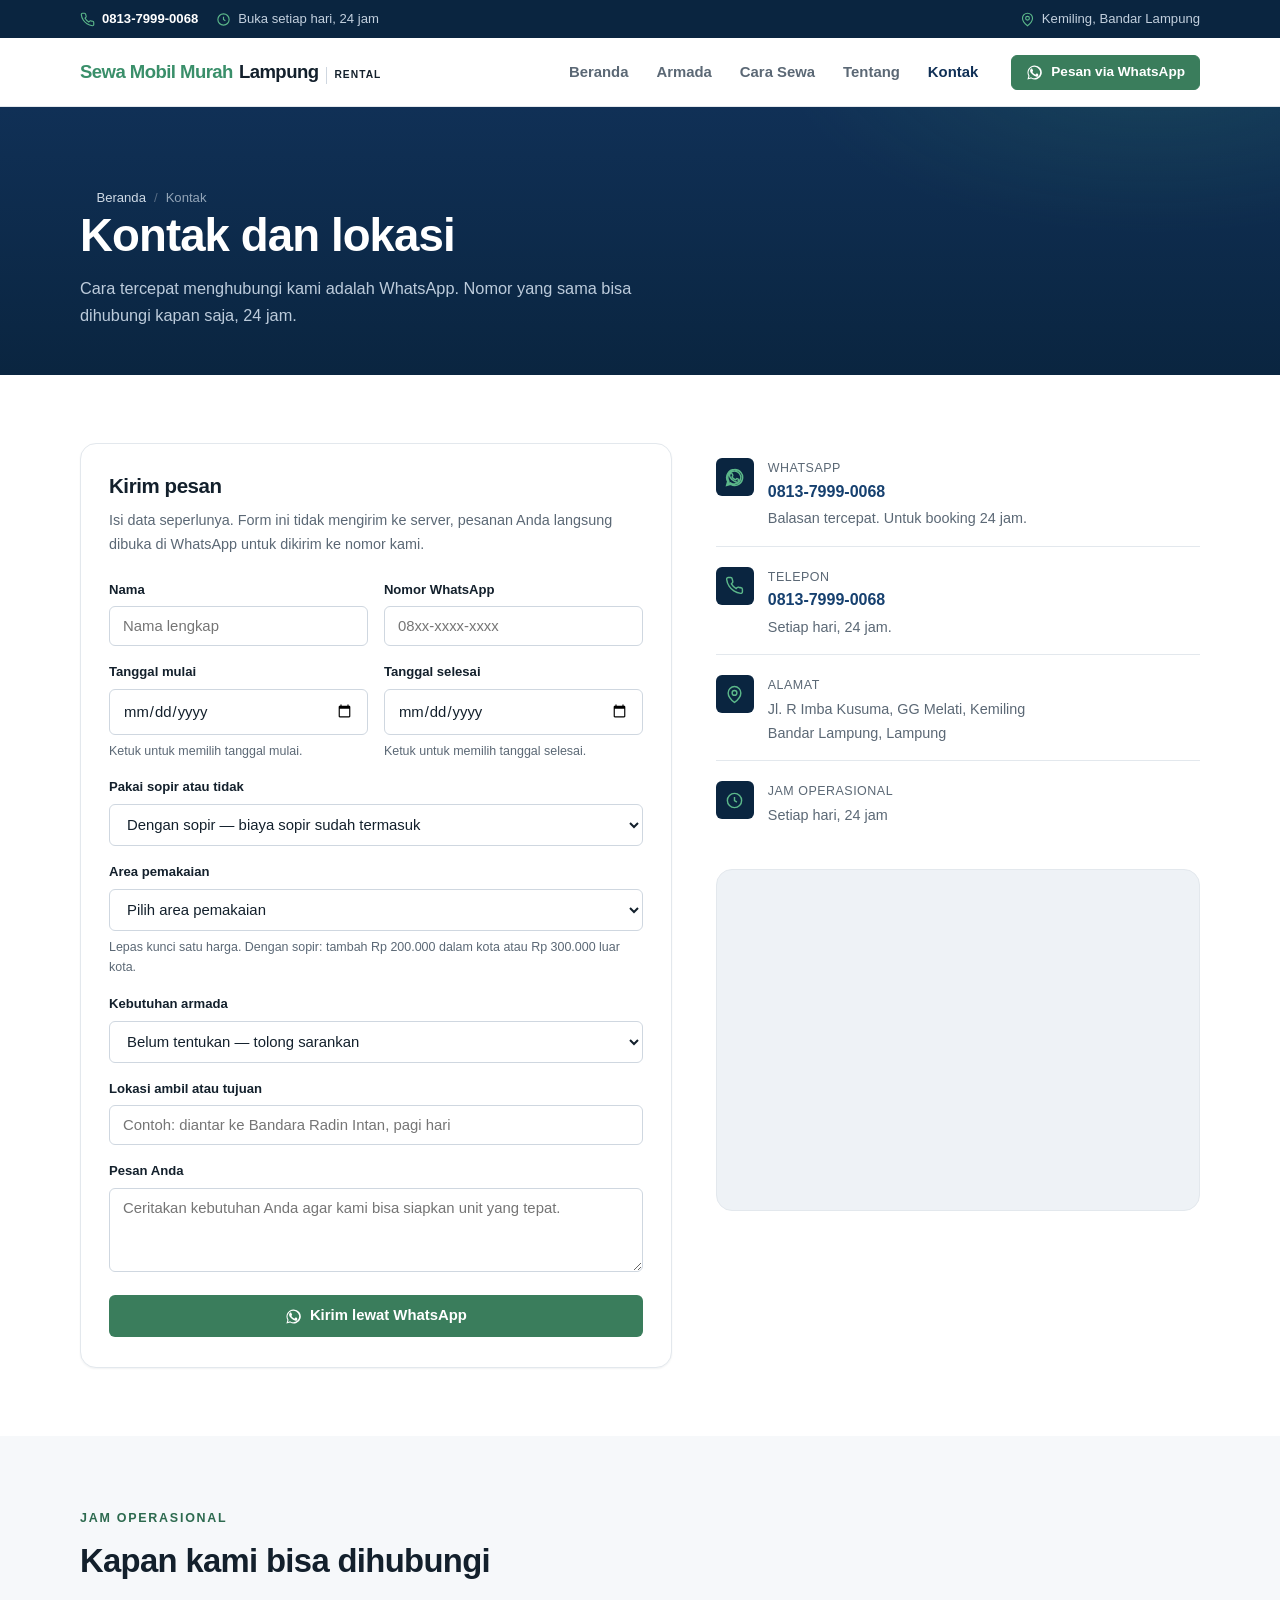
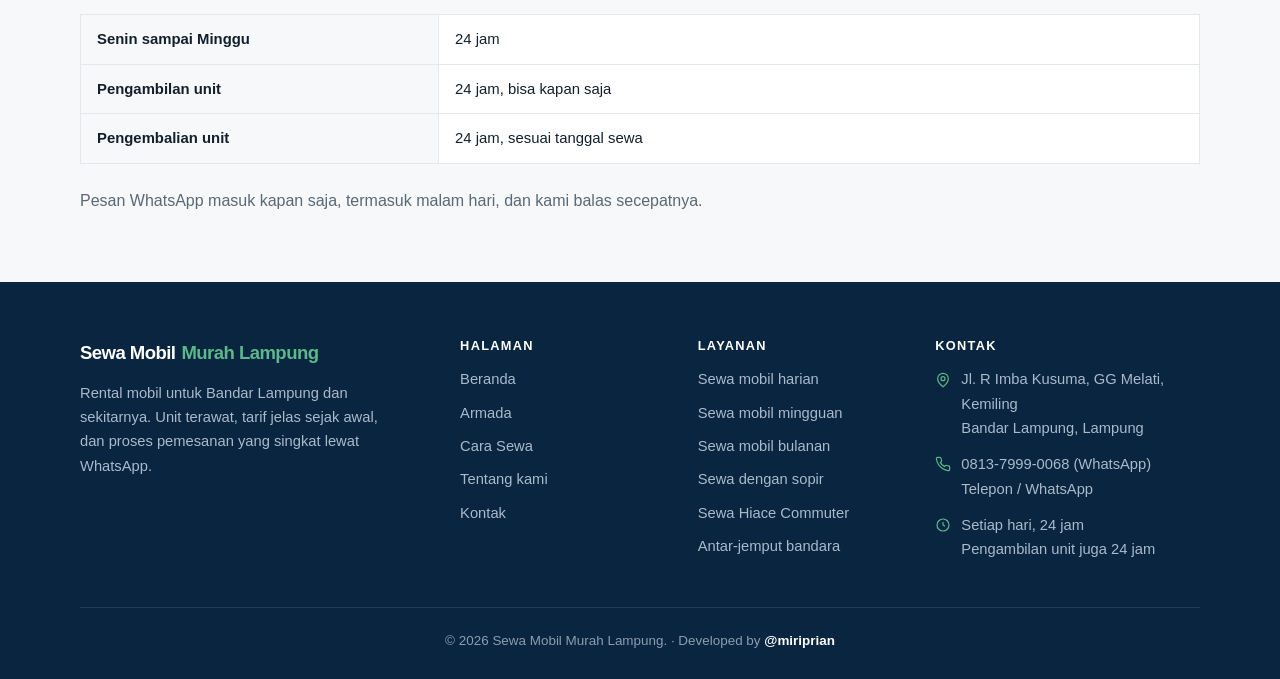
<file: kontak.html>
<!doctype html>
<html lang="id">
<head>
<meta charset="utf-8">
<meta name="viewport" content="width=device-width, initial-scale=1">
<title>Kontak dan Lokasi — Sewa Mobil Murah Lampung</title>
<meta name="description" content="Hubungi Sewa Mobil Murah Lampung lewat WhatsApp atau telepon. Alamat kami di Kemiling, Bandar Lampung, jam operasional, dan peta lokasi.">
<link rel="canonical" href="https://sewamobilmurahlampung.com/kontak">
<meta name="robots" content="index, follow">
<meta name="theme-color" content="#0a2540">
<meta property="og:type" content="website">
<meta property="og:locale" content="id_ID">
<meta property="og:site_name" content="Sewa Mobil Murah Lampung">
<meta property="og:title" content="Kontak dan Lokasi — Sewa Mobil Murah Lampung">
<meta property="og:description" content="WhatsApp, telepon, alamat kami, jam operasional, dan peta lokasi.">
<meta property="og:url" content="https://sewamobilmurahlampung.com/kontak">
<script type="application/ld+json">
{
  "@context": "https://schema.org",
  "@type": "AutoRental",
  "name": "Sewa Mobil Murah Lampung",
  "telephone": "+62-813-7999-0068",
  "address": {
    "@type": "PostalAddress",
    "streetAddress": "Jl. R Imba Kusuma, GG Melati, Kemiling",
    "addressLocality": "Bandar Lampung",
    "addressRegion": "Lampung",
    "addressCountry": "ID"
  },
  "openingHours": "Mo-Su 00:00-24:00"
}
</script>
<link rel="preload" href="/assets/css/style.css" as="style"><link rel="preconnect" href="https://maps.google.com"><link rel="preconnect" href="https://www.google.com"><link rel="stylesheet" href="/assets/css/style.css?v=20261027-brand-color2">
<script src="/assets/js/main.js?v=20261027-scroll-anim" defer></script>
</head>
<body data-wa="6281379990068">

<a class="skip-link" href="#utama">Lompat ke konten utama</a>

<div class="topbar">
  <div class="wrap topbar__in">
    <div class="topbar__group">
      <span class="topbar__item">
        <svg viewBox="0 0 24 24" aria-hidden="true"><path d="M22 16.9v3a2 2 0 0 1-2.2 2 19.8 19.8 0 0 1-8.6-3.1 19.5 19.5 0 0 1-6-6A19.8 19.8 0 0 1 2.1 4.2 2 2 0 0 1 4.1 2h3a2 2 0 0 1 2 1.7c.1 1 .4 1.9.7 2.8a2 2 0 0 1-.5 2.1L8.1 9.9a16 16 0 0 0 6 6l1.3-1.3a2 2 0 0 1 2.1-.4c.9.3 1.8.6 2.8.7a2 2 0 0 1 1.7 2z"/></svg>
        <a href="https://wa.me/6281379990068?text=Halo%2C%20mau%20tanya%20sewa%20mobil%20di%20Lampung." target="_blank" rel="noopener">0813-7999-0068</a>
      </span>
      <span class="topbar__item topbar__item--jam">
        <svg viewBox="0 0 24 24" aria-hidden="true"><circle cx="12" cy="12" r="9"/><path d="M12 7.5V12l3 2"/></svg>
        Buka setiap hari, 24 jam
      </span>
    </div>
    <div class="topbar__group">
      <span class="topbar__item topbar__item--lokasi">
        <svg viewBox="0 0 24 24" aria-hidden="true"><path d="M20 10c0 6-8 12-8 12s-8-6-8-12a8 8 0 1 1 16 0z"/><circle cx="12" cy="10" r="3"/></svg>
        Kemiling, Bandar Lampung
      </span>
    </div>
  </div>
</div>

<header class="header">
  <div class="wrap header__in">
    <a class="brand" href="/"><span class="brand__green">Sewa Mobil Murah</span> <span class="brand__black">Lampung</span><span class="brand__tag">Rental</span></a>

    <nav class="nav" id="site-nav" aria-label="Navigasi utama">
      <ul>
        <li><a href="/">Beranda</a></li>
        <li><a href="/armada">Armada</a></li>
        <li><a href="/cara-sewa">Cara Sewa</a></li>
        <li><a href="/tentang">Tentang</a></li>
        <li><a href="/kontak" aria-current="page">Kontak</a></li>
      </ul>
    </nav>

    <a class="btn btn--primary btn--sm header__cta" href="https://wa.me/6281379990068?text=Halo%2C%20saya%20mau%20tanya%20sewa%20mobil%20di%20Bandar%20Lampung." target="_blank" rel="noopener"><svg viewBox="0 0 24 24" aria-hidden="true" class="is-fill"><path d="M17.5 14.4c-.3-.2-1.8-.9-2.1-1-.3-.1-.5-.2-.7.1s-.8 1-1 1.2c-.2.2-.4.2-.7.1-1.7-.8-2.9-1.5-4-3.4-.3-.5.3-.5.9-1.6.1-.2.1-.3 0-.5l-1-2.3c-.2-.6-.5-.5-.7-.5h-.6c-.2 0-.5.1-.8.4-.3.3-1 1-1 2.5s1.1 2.9 1.2 3.1c.1.2 2.1 3.2 5.1 4.5 2 1 2.8 1.1 3.8 1 .6 0 1.2-.5 1.4-1 .2-.5.2-1 .1-1-.1-.1-.3-.2-.6-.3z"/><path d="M12 2a10 10 0 0 0-8.6 15L2 22l5.2-1.4A10 10 0 1 0 12 2zm0 18.2a8.2 8.2 0 0 1-4.4-1.2l-.3-.2-3.1.8.8-3-.2-.3A8.2 8.2 0 1 1 12 20.2z"/></svg><span>Pesan via WhatsApp</span></a>

    <button class="nav-toggle" type="button" aria-expanded="false" aria-controls="site-nav" aria-label="Buka menu navigasi">
      <svg class="icon-menu" viewBox="0 0 24 24" aria-hidden="true"><path d="M4 7h16M4 12h16M4 17h16"/></svg>
      <svg class="icon-close" viewBox="0 0 24 24" aria-hidden="true"><path d="M6 6l12 12M18 6L6 18"/></svg>
    </button>
  </div>
</header>

<main id="utama">

  <section class="pagehead">
    <div class="wrap">
      <ol class="breadcrumb">
        <li><a href="/">Beranda</a></li>
        <li aria-current="page">Kontak</li>
      </ol>
      <h1>Kontak dan lokasi</h1>
      <p>Cara tercepat menghubungi kami adalah WhatsApp. Nomor yang sama bisa dihubungi kapan saja, 24 jam.</p>
    </div>
  </section>

  <section class="section">
    <div class="wrap split">

      <div class="panel">
        <h2>Kirim pesan</h2>
        <p class="panel__note">Isi data seperlunya. Form ini tidak mengirim ke server, pesanan Anda langsung dibuka di WhatsApp untuk dikirim ke nomor kami.</p>

        <form data-wa-form="Sewa Mobil Murah Lampung">
          <div class="form-grid">
            <div class="field">
              <label for="k-nama">Nama</label>
              <input type="text" id="k-nama" name="nama" placeholder="Nama lengkap" autocomplete="name" required>
            </div>
            <div class="field">
              <label for="k-telepon">Nomor WhatsApp</label>
              <input type="tel" id="k-telepon" name="telepon" placeholder="08xx-xxxx-xxxx" autocomplete="tel" required>
            </div>
            <div class="field">
              <label for="k-mulai">Tanggal mulai</label>
              <input type="date" id="k-mulai" name="mulai" aria-describedby="k-mulai-hint">
              <small class="field__hint" id="k-mulai-hint">Ketuk untuk memilih tanggal mulai.</small>
            </div>
            <div class="field">
              <label for="k-selesai">Tanggal selesai</label>
              <input type="date" id="k-selesai" name="selesai" aria-describedby="k-selesai-hint">
              <small class="field__hint" id="k-selesai-hint">Ketuk untuk memilih tanggal selesai.</small>
            </div>
            <div class="field field--full">
              <label for="k-sopir">Pakai sopir atau tidak</label>
              <select id="k-sopir" name="sopir">
                <option value="Dengan sopir (biaya sopir sudah termasuk)">Dengan sopir &mdash; biaya sopir sudah termasuk</option>
                <option value="Lepas kunci (butuh KTP dan KK)">Lepas kunci &mdash; butuh KTP dan KK</option>
                <option value="Belum tentukan, tolong sarankan">Belum tentukan &mdash; tolong sarankan</option>
              </select>
            </div>
            <div class="field field--full">
              <label for="k-area">Area pemakaian</label>
              <select id="k-area" name="area" required aria-describedby="k-area-hint">
                <option value="">Pilih area pemakaian</option>
                <option value="Dalam kota">Dalam kota</option>
                <option value="Luar kota">Luar kota</option>
              </select>
              <small class="field__hint" id="k-area-hint">Lepas kunci satu harga. Dengan sopir: tambah Rp 200.000 dalam kota atau Rp 300.000 luar kota.</small>
            </div>
            <div class="field field--full">
              <label for="k-mobil">Kebutuhan armada</label>
              <select id="k-mobil" name="mobil">
              <option value="Belum tentukan - tolong sarankan">Belum tentukan &mdash; tolong sarankan</option>
              <option value="Toyota Avanza">Toyota Avanza</option>
              <option value="Toyota Avanza New CVT/FWD">Toyota Avanza New CVT/FWD</option>
              <option value="Daihatsu Xenia">Daihatsu Xenia</option>
              <option value="Daihatsu Terios">Daihatsu Terios</option>
              <option value="Toyota Rush">Toyota Rush</option>
              <option value="Toyota Kijang Innova Reborn">Toyota Kijang Innova Reborn</option>
              <option value="Toyota Fortuner">Toyota Fortuner</option>
              <option value="Mitsubishi Pajero Sport">Mitsubishi Pajero Sport</option>
              <option value="Toyota Hiace Commuter">Toyota Hiace Commuter</option>
              <option value="Toyota Alphard">Toyota Alphard</option>
              <option value="Toyota Agya">Toyota Agya</option>
              <option value="Toyota Calya">Toyota Calya</option>
              <option value="Honda Brio">Honda Brio</option>
              <option value="Mitsubishi Xpander">Mitsubishi Xpander</option>
</select>
            </div>
            <div class="field field--full">
              <label for="k-lokasi">Lokasi ambil atau tujuan</label>
              <input type="text" id="k-lokasi" name="lokasi" placeholder="Contoh: diantar ke Bandara Radin Intan, pagi hari">
            </div>
            <div class="field field--full">
              <label for="k-catatan">Pesan Anda</label>
              <textarea id="k-catatan" name="catatan" placeholder="Ceritakan kebutuhan Anda agar kami bisa siapkan unit yang tepat."></textarea>
            </div>
          </div>

          <button class="btn btn--primary btn--block" type="submit">
            <svg viewBox="0 0 24 24" aria-hidden="true" class="is-fill"><path d="M17.5 14.4c-.3-.2-1.8-.9-2.1-1-.3-.1-.5-.2-.7.1s-.8 1-1 1.2c-.2.2-.4.2-.7.1-1.7-.8-2.9-1.5-4-3.4-.3-.5.3-.5.9-1.6.1-.2.1-.3 0-.5l-1-2.3c-.2-.6-.5-.5-.7-.5h-.6c-.2 0-.5.1-.8.4-.3.3-1 1-1 2.5s1.1 2.9 1.2 3.1c.1.2 2.1 3.2 5.1 4.5 2 1 2.8 1.1 3.8 1 .6 0 1.2-.5 1.4-1 .2-.5.2-1 .1-1-.1-.1-.3-.2-.6-.3z"/><path d="M12 2a10 10 0 0 0-8.6 15L2 22l5.2-1.4A10 10 0 1 0 12 2zm0 18.2a8.2 8.2 0 0 1-4.4-1.2l-.3-.2-3.1.8.8-3-.2-.3A8.2 8.2 0 1 1 12 20.2z"/></svg>
            Kirim lewat WhatsApp
          </button>
        </form>
      </div>

      <div>
        <ul class="contact-list">
          <li>
            <span class="contact-list__icon"><svg viewBox="0 0 24 24" aria-hidden="true"><path d="M17.5 14.4c-.3-.2-1.8-.9-2.1-1-.3-.1-.5-.2-.7.1s-.8 1-1 1.2c-.2.2-.4.2-.7.1-1.7-.8-2.9-1.5-4-3.4-.3-.5.3-.5.9-1.6.1-.2.1-.3 0-.5l-1-2.3c-.2-.6-.5-.5-.7-.5h-.6c-.2 0-.5.1-.8.4-.3.3-1 1-1 2.5s1.1 2.9 1.2 3.1c.1.2 2.1 3.2 5.1 4.5 2 1 2.8 1.1 3.8 1 .6 0 1.2-.5 1.4-1 .2-.5.2-1 .1-1-.1-.1-.3-.2-.6-.3z"/><path d="M12 2a10 10 0 0 0-8.6 15L2 22l5.2-1.4A10 10 0 1 0 12 2zm0 18.2a8.2 8.2 0 0 1-4.4-1.2l-.3-.2-3.1.8.8-3-.2-.3A8.2 8.2 0 1 1 12 20.2z"/></svg></span>
            <span>
              <small>WhatsApp</small>
              <a href="https://wa.me/6281379990068" target="_blank" rel="noopener">0813-7999-0068</a>
              <p>Balasan tercepat. Untuk booking 24 jam.</p>
            </span>
          </li>

          <li>
            <span class="contact-list__icon"><svg viewBox="0 0 24 24" aria-hidden="true"><path d="M22 16.9v3a2 2 0 0 1-2.2 2 19.8 19.8 0 0 1-8.6-3.1 19.5 19.5 0 0 1-6-6A19.8 19.8 0 0 1 2.1 4.2 2 2 0 0 1 4.1 2h3a2 2 0 0 1 2 1.7c.1 1 .4 1.9.7 2.8a2 2 0 0 1-.5 2.1L8.1 9.9a16 16 0 0 0 6 6l1.3-1.3a2 2 0 0 1 2.1-.4c.9.3 1.8.6 2.8.7a2 2 0 0 1 1.7 2z"/></svg></span>
            <span>
              <small>Telepon</small>
              <a href="tel:+6281379990068">0813-7999-0068</a>
              <p>Setiap hari, 24 jam.</p>
            </span>
          </li>
          <li>
            <span class="contact-list__icon"><svg viewBox="0 0 24 24" aria-hidden="true"><path d="M20 10c0 6-8 12-8 12s-8-6-8-12a8 8 0 1 1 16 0z"/><circle cx="12" cy="10" r="3"/></svg></span>
            <span>
              <small>Alamat</small>
              <p>Jl. R Imba Kusuma, GG Melati, Kemiling<br>Bandar Lampung, Lampung</p>
            </span>
          </li>

          <li>
            <span class="contact-list__icon"><svg viewBox="0 0 24 24" aria-hidden="true"><circle cx="12" cy="12" r="9"/><path d="M12 7.5V12l3 2"/></svg></span>
            <span>
              <small>Jam operasional</small>
              <p>Setiap hari, 24 jam</p>
            </span>
          </li>
        </ul>

        <div class="map">
          <iframe
            title="Peta lokasi kami di Kemiling, Bandar Lampung"
            src="https://www.google.com/maps?q=Kemiling%2C%20Bandar%20Lampung&z=13&output=embed"
            loading="lazy"
            referrerpolicy="no-referrer-when-downgrade"
            allowfullscreen></iframe>
        </div>
      </div>

    </div>
  </section>

  <section class="section section--alt">
    <div class="wrap">
      <div class="section__head">
        <span class="eyebrow">Jam operasional</span>
        <h2>Kapan kami bisa dihubungi</h2>
      </div>

      <table class="spec-table">
        <tbody>
          <tr><th>Senin sampai Minggu</th><td>24 jam</td></tr>
          <tr><th>Pengambilan unit</th><td>24 jam, bisa kapan saja</td></tr>
          <tr><th>Pengembalian unit</th><td>24 jam, sesuai tanggal sewa</td></tr>
        </tbody>
      </table>

      <p class="muted u-mt">Pesan WhatsApp masuk kapan saja, termasuk malam hari, dan kami balas secepatnya.</p>
    </div>
  </section>

</main>

<footer class="footer">
  <div class="wrap">
    <div class="footer__cols">
      <div>
        <p class="brand footer__brand">Sewa Mobil <span>Murah Lampung</span></p>
        <p class="footer__about">Rental mobil untuk Bandar Lampung dan sekitarnya. Unit terawat, tarif jelas sejak awal, dan proses pemesanan yang singkat lewat WhatsApp.</p>
      </div>

      <nav aria-label="Halaman">
        <h2 class="footer__title">Halaman</h2>
        <ul>
          <li><a href="/">Beranda</a></li>
          <li><a href="/armada">Armada</a></li>
          <li><a href="/cara-sewa">Cara Sewa</a></li>
          <li><a href="/tentang">Tentang kami</a></li>
          <li><a href="/kontak">Kontak</a></li>
        </ul>
      </nav>

      <div>
        <h2 class="footer__title">Layanan</h2>
        <ul>
          <li>Sewa mobil harian</li>
          <li>Sewa mobil mingguan</li>
          <li>Sewa mobil bulanan</li>
          <li>Sewa dengan sopir</li>
          <li>Sewa Hiace Commuter</li>
          <li>Antar-jemput bandara</li>
        </ul>
      </div>

      <div>
        <h2 class="footer__title">Kontak</h2>
        <ul class="footer__contact">
          <li>
            <svg viewBox="0 0 24 24" aria-hidden="true"><path d="M20 10c0 6-8 12-8 12s-8-6-8-12a8 8 0 1 1 16 0z"/><circle cx="12" cy="10" r="3"/></svg>
            <span>Jl. R Imba Kusuma, GG Melati, Kemiling<br>Bandar Lampung, Lampung</span>
          </li>
          <li>
            <svg viewBox="0 0 24 24" aria-hidden="true"><path d="M22 16.9v3a2 2 0 0 1-2.2 2 19.8 19.8 0 0 1-8.6-3.1 19.5 19.5 0 0 1-6-6A19.8 19.8 0 0 1 2.1 4.2 2 2 0 0 1 4.1 2h3a2 2 0 0 1 2 1.7c.1 1 .4 1.9.7 2.8a2 2 0 0 1-.5 2.1L8.1 9.9a16 16 0 0 0 6 6l1.3-1.3a2 2 0 0 1 2.1-.4c.9.3 1.8.6 2.8.7a2 2 0 0 1 1.7 2z"/></svg>
            <span><a href="https://wa.me/6281379990068" target="_blank" rel="noopener">0813-7999-0068 (WhatsApp)</a><br><a href="tel:+6281379990068">Telepon / WhatsApp</a></span>
          </li>          <li>
            <svg viewBox="0 0 24 24" aria-hidden="true"><circle cx="12" cy="12" r="9"/><path d="M12 7.5V12l3 2"/></svg>
            <span>Setiap hari, 24 jam<br>Pengambilan unit juga 24 jam</span>
          </li>
        </ul>
      </div>
    </div>

    <div class="footer__bar">
      <p>&copy; <span data-year>2026</span> Sewa Mobil Murah Lampung. &middot; Developed by <a href="https://www.instagram.com/miriprian/" target="_blank" rel="noopener">@miriprian</a></p>
    </div>
  </div>
</footer>

<div class="drawer">
  <a class="btn btn--ghost" href="tel:+6281379990068">
    <svg viewBox="0 0 24 24" aria-hidden="true"><path d="M22 16.9v3a2 2 0 0 1-2.2 2 19.8 19.8 0 0 1-8.6-3.1 19.5 19.5 0 0 1-6-6A19.8 19.8 0 0 1 2.1 4.2 2 2 0 0 1 4.1 2h3a2 2 0 0 1 2 1.7c.1 1 .4 1.9.7 2.8a2 2 0 0 1-.5 2.1L8.1 9.9a16 16 0 0 0 6 6l1.3-1.3a2 2 0 0 1 2.1-.4c.9.3 1.8.6 2.8.7a2 2 0 0 1 1.7 2z"/></svg>
    Telepon
  </a>
  <a class="btn btn--primary" href="https://wa.me/6281379990068?text=Halo%2C%20saya%20mau%20sewa%20mobil%20di%20Bandar%20Lampung." target="_blank" rel="noopener">
    <svg viewBox="0 0 24 24" aria-hidden="true" class="is-fill"><path d="M17.5 14.4c-.3-.2-1.8-.9-2.1-1-.3-.1-.5-.2-.7.1s-.8 1-1 1.2c-.2.2-.4.2-.7.1-1.7-.8-2.9-1.5-4-3.4-.3-.5.3-.5.9-1.6.1-.2.1-.3 0-.5l-1-2.3c-.2-.6-.5-.5-.7-.5h-.6c-.2 0-.5.1-.8.4-.3.3-1 1-1 2.5s1.1 2.9 1.2 3.1c.1.2 2.1 3.2 5.1 4.5 2 1 2.8 1.1 3.8 1 .6 0 1.2-.5 1.4-1 .2-.5.2-1 .1-1-.1-.1-.3-.2-.6-.3z"/><path d="M12 2a10 10 0 0 0-8.6 15L2 22l5.2-1.4A10 10 0 1 0 12 2zm0 18.2a8.2 8.2 0 0 1-4.4-1.2l-.3-.2-3.1.8.8-3-.2-.3A8.2 8.2 0 1 1 12 20.2z"/></svg>
    WhatsApp
  </a>
</div>

</body>
</html>
</file>
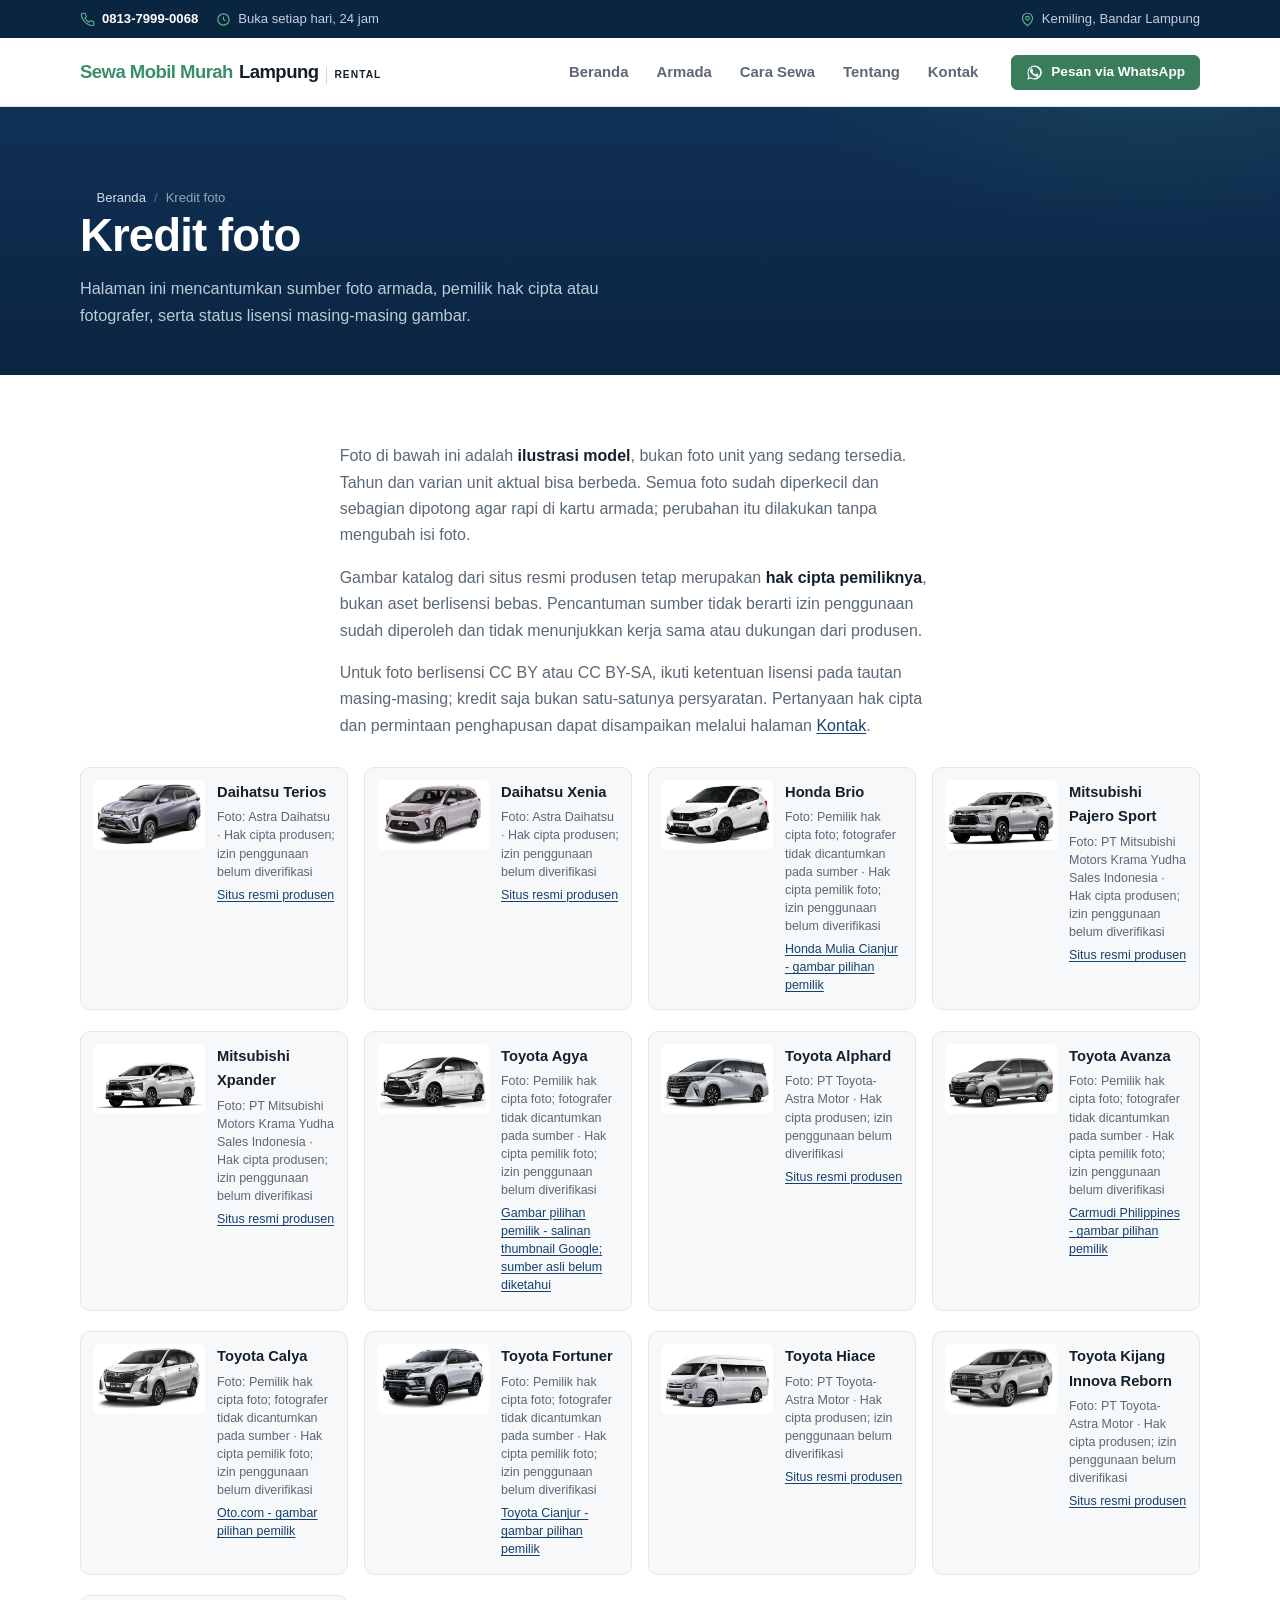
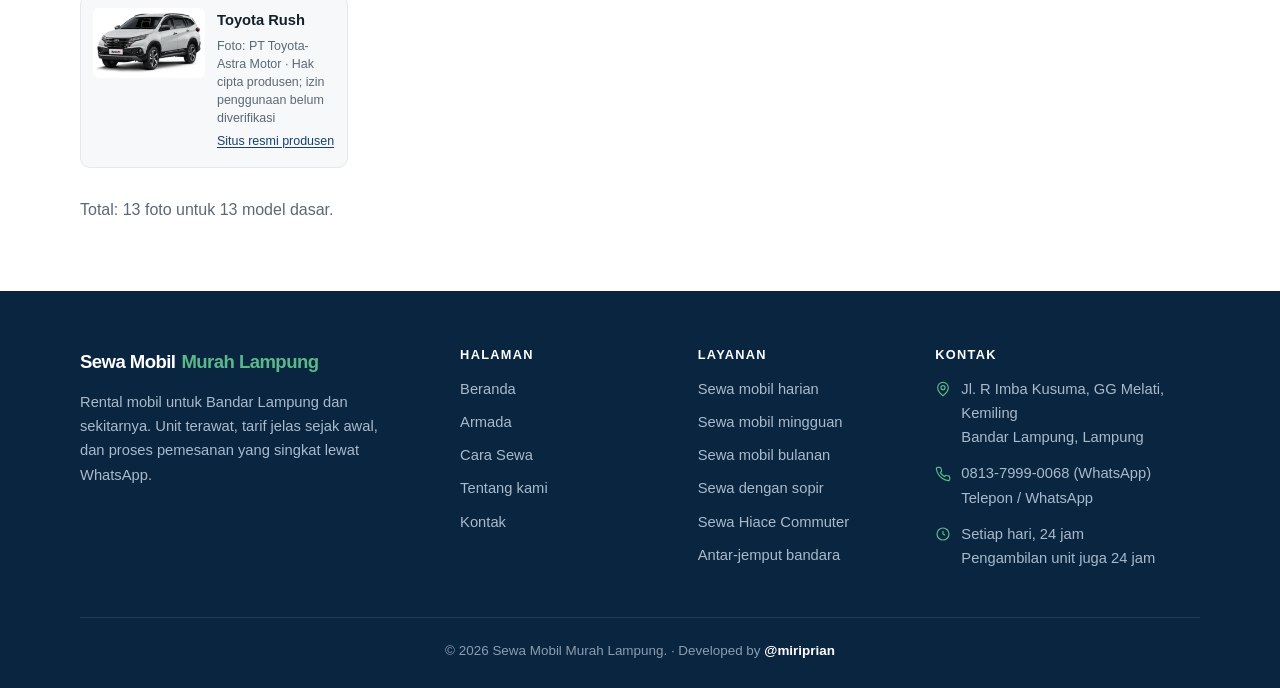
<file: kredit-foto.html>
<!doctype html>
<html lang="id">
<head>
<meta charset="utf-8">
<meta name="viewport" content="width=device-width, initial-scale=1">
<title>Kredit Foto &mdash; Sewa Mobil Murah Lampung</title>
<meta name="description" content="Sumber, pemilik hak cipta, dan status lisensi foto katalog armada Sewa Mobil Murah Lampung.">
<link rel="canonical" href="https://sewamobilmurahlampung.com/kredit-foto">
<meta name="robots" content="index, follow">
<meta name="theme-color" content="#0a2540">
<meta property="og:type" content="website">
<meta property="og:locale" content="id_ID">
<meta property="og:site_name" content="Sewa Mobil Murah Lampung">
<meta property="og:title" content="Kredit Foto &mdash; Sewa Mobil Murah Lampung">
  <meta property="og:description" content="Kredit dan lisensi foto armada Sewa Mobil Murah Lampung.">
<meta property="og:url" content="https://sewamobilmurahlampung.com/kredit-foto">
<link rel="preload" href="/assets/css/style.css" as="style"><link rel="stylesheet" href="/assets/css/style.css?v=20261027-brand-color2">
<script src="/assets/js/main.js?v=20261027-scroll-anim" defer></script>
</head>
<body data-wa="6281379990068">

<a class="skip-link" href="#utama">Lompat ke konten utama</a>

<div class="topbar">
  <div class="wrap topbar__in">
    <div class="topbar__group">
      <span class="topbar__item">
        <svg viewBox="0 0 24 24" aria-hidden="true"><path d="M22 16.9v3a2 2 0 0 1-2.2 2 19.8 19.8 0 0 1-8.6-3.1 19.5 19.5 0 0 1-6-6A19.8 19.8 0 0 1 2.1 4.2 2 2 0 0 1 4.1 2h3a2 2 0 0 1 2 1.7c.1 1 .4 1.9.7 2.8a2 2 0 0 1-.5 2.1L8.1 9.9a16 16 0 0 0 6 6l1.3-1.3a2 2 0 0 1 2.1-.4c.9.3 1.8.6 2.8.7a2 2 0 0 1 1.7 2z"/></svg>
        <a href="https://wa.me/6281379990068?text=Halo%2C%20mau%20tanya%20sewa%20mobil%20di%20Lampung." target="_blank" rel="noopener">0813-7999-0068</a>
      </span>
      <span class="topbar__item topbar__item--jam">
        <svg viewBox="0 0 24 24" aria-hidden="true"><circle cx="12" cy="12" r="9"/><path d="M12 7.5V12l3 2"/></svg>
        Buka setiap hari, 24 jam
      </span>
    </div>
    <div class="topbar__group">
      <span class="topbar__item topbar__item--lokasi">
        <svg viewBox="0 0 24 24" aria-hidden="true"><path d="M20 10c0 6-8 12-8 12s-8-6-8-12a8 8 0 1 1 16 0z"/><circle cx="12" cy="10" r="3"/></svg>
        Kemiling, Bandar Lampung
      </span>
    </div>
  </div>
</div>

<header class="header">
  <div class="wrap header__in">
    <a class="brand" href="/"><span class="brand__green">Sewa Mobil Murah</span> <span class="brand__black">Lampung</span><span class="brand__tag">Rental</span></a>

    <nav class="nav" id="site-nav" aria-label="Navigasi utama">
      <ul>
        <li><a href="/">Beranda</a></li>
        <li><a href="/armada">Armada</a></li>
        <li><a href="/cara-sewa">Cara Sewa</a></li>
        <li><a href="/tentang">Tentang</a></li>
        <li><a href="/kontak">Kontak</a></li>
      </ul>
    </nav>

    <a class="btn btn--primary btn--sm header__cta" href="https://wa.me/6281379990068?text=Halo%2C%20saya%20mau%20tanya%20sewa%20mobil%20di%20Bandar%20Lampung." target="_blank" rel="noopener"><svg viewBox="0 0 24 24" aria-hidden="true" class="is-fill"><path d="M17.5 14.4c-.3-.2-1.8-.9-2.1-1-.3-.1-.5-.2-.7.1s-.8 1-1 1.2c-.2.2-.4.2-.7.1-1.7-.8-2.9-1.5-4-3.4-.3-.5.3-.5.9-1.6.1-.2.1-.3 0-.5l-1-2.3c-.2-.6-.5-.5-.7-.5h-.6c-.2 0-.5.1-.8.4-.3.3-1 1-1 2.5s1.1 2.9 1.2 3.1c.1.2 2.1 3.2 5.1 4.5 2 1 2.8 1.1 3.8 1 .6 0 1.2-.5 1.4-1 .2-.5.2-1 .1-1-.1-.1-.3-.2-.6-.3z"/><path d="M12 2a10 10 0 0 0-8.6 15L2 22l5.2-1.4A10 10 0 1 0 12 2zm0 18.2a8.2 8.2 0 0 1-4.4-1.2l-.3-.2-3.1.8.8-3-.2-.3A8.2 8.2 0 1 1 12 20.2z"/></svg><span>Pesan via WhatsApp</span></a>

    <button class="nav-toggle" type="button" aria-expanded="false" aria-controls="site-nav" aria-label="Buka menu navigasi">
      <svg class="icon-menu" viewBox="0 0 24 24" aria-hidden="true"><path d="M4 7h16M4 12h16M4 17h16"/></svg>
      <svg class="icon-close" viewBox="0 0 24 24" aria-hidden="true"><path d="M6 6l12 12M18 6L6 18"/></svg>
    </button>
  </div>
</header>

<main id="utama">

  <section class="pagehead">
    <div class="wrap">
      <ol class="breadcrumb">
        <li><a href="/">Beranda</a></li>
        <li aria-current="page">Kredit foto</li>
      </ol>
      <h1>Kredit foto</h1>
      <p>Halaman ini mencantumkan sumber foto armada, pemilik hak cipta atau fotografer, serta status lisensi masing-masing gambar.</p>
    </div>
  </section>

  <section class="section">
    <div class="wrap prose">
      <p>Foto di bawah ini adalah <strong>ilustrasi model</strong>, bukan foto unit yang sedang tersedia. Tahun dan varian unit aktual bisa berbeda. Semua foto sudah diperkecil dan sebagian dipotong agar rapi di kartu armada; perubahan itu dilakukan tanpa mengubah isi foto.</p>
      <p>Gambar katalog dari situs resmi produsen tetap merupakan <strong>hak cipta pemiliknya</strong>, bukan aset berlisensi bebas. Pencantuman sumber tidak berarti izin penggunaan sudah diperoleh dan tidak menunjukkan kerja sama atau dukungan dari produsen.</p>
      <p>Untuk foto berlisensi CC BY atau CC BY-SA, ikuti ketentuan lisensi pada tautan masing-masing; kredit saja bukan satu-satunya persyaratan. Pertanyaan hak cipta dan permintaan penghapusan dapat disampaikan melalui halaman <a href="/kontak">Kontak</a>.</p>
    </div>

    <div class="wrap">
      <ul class="credit-grid">
        <li class="credit-card">
          <img src="/assets/img/cars/official/normalized/daihatsu-terios-zoom.webp" alt="Foto Daihatsu Terios" width="800" height="500" loading="lazy" decoding="async">
          <div>
            <p class="credit-card__name">Daihatsu Terios</p>
            <p class="credit-card__meta">Foto: Astra Daihatsu &middot; Hak cipta produsen; izin penggunaan belum diverifikasi</p>
            <p class="credit-card__meta"><a href="https://www.astra-daihatsu.id/" target="_blank" rel="noopener">Situs resmi produsen</a></p>
          </div>
        </li>
        <li class="credit-card">
          <img src="/assets/img/cars/official/normalized/daihatsu-xenia-zoom.webp" alt="Foto Daihatsu Xenia" width="800" height="500" loading="lazy" decoding="async">
          <div>
            <p class="credit-card__name">Daihatsu Xenia</p>
            <p class="credit-card__meta">Foto: Astra Daihatsu &middot; Hak cipta produsen; izin penggunaan belum diverifikasi</p>
            <p class="credit-card__meta"><a href="https://www.astra-daihatsu.id/" target="_blank" rel="noopener">Situs resmi produsen</a></p>
          </div>
        </li>
        <li class="credit-card">
          <img src="/assets/img/cars/official/normalized/honda-brio-zoom.webp" alt="Foto Honda Brio" width="800" height="500" loading="lazy" decoding="async">
          <div>
            <p class="credit-card__name">Honda Brio</p>
            <p class="credit-card__meta">Foto: Pemilik hak cipta foto; fotografer tidak dicantumkan pada sumber &middot; Hak cipta pemilik foto; izin penggunaan belum diverifikasi</p>
            <p class="credit-card__meta"><a href="https://hondamuliacianjur.co.id/wp-content/uploads/2019/05/BRIO_3per4-Front-1.png" target="_blank" rel="noopener">Honda Mulia Cianjur - gambar pilihan pemilik</a></p>
          </div>
        </li>
        <li class="credit-card">
          <img src="/assets/img/cars/official/normalized/mitsubishi-pajero-sport-zoom.webp" alt="Foto Mitsubishi Pajero Sport" width="800" height="500" loading="lazy" decoding="async">
          <div>
            <p class="credit-card__name">Mitsubishi Pajero Sport</p>
            <p class="credit-card__meta">Foto: PT Mitsubishi Motors Krama Yudha Sales Indonesia &middot; Hak cipta produsen; izin penggunaan belum diverifikasi</p>
            <p class="credit-card__meta"><a href="https://www.mitsubishi-motors.co.id/our-cars/pajero-sport" target="_blank" rel="noopener">Situs resmi produsen</a></p>
          </div>
        </li>
        <li class="credit-card">
          <img src="/assets/img/cars/official/normalized/mitsubishi-xpander-zoom.webp" alt="Foto Mitsubishi Xpander" width="800" height="500" loading="lazy" decoding="async">
          <div>
            <p class="credit-card__name">Mitsubishi Xpander</p>
            <p class="credit-card__meta">Foto: PT Mitsubishi Motors Krama Yudha Sales Indonesia &middot; Hak cipta produsen; izin penggunaan belum diverifikasi</p>
            <p class="credit-card__meta"><a href="https://www.mitsubishi-motors.co.id/our-cars/xpander" target="_blank" rel="noopener">Situs resmi produsen</a></p>
          </div>
        </li>
        <li class="credit-card">
          <img src="/assets/img/cars/official/normalized/toyota-agya-zoom.webp" alt="Foto Toyota Agya" width="800" height="500" loading="lazy" decoding="async">
          <div>
            <p class="credit-card__name">Toyota Agya</p>
            <p class="credit-card__meta">Foto: Pemilik hak cipta foto; fotografer tidak dicantumkan pada sumber &middot; Hak cipta pemilik foto; izin penggunaan belum diverifikasi</p>
            <p class="credit-card__meta"><a href="https://encrypted-tbn0.gstatic.com/images?q=tbn:ANd9GcT-Uqh2xMxmhRf-q8kFVNsjPMz5rSm6OJCqdcFM0voyyKoi_-M3e4vMoVK9&amp;s=10" target="_blank" rel="noopener">Gambar pilihan pemilik - salinan thumbnail Google; sumber asli belum diketahui</a></p>
          </div>
        </li>
        <li class="credit-card">
          <img src="/assets/img/cars/official/normalized/toyota-alphard-zoom.webp" alt="Foto Toyota Alphard" width="800" height="500" loading="lazy" decoding="async">
          <div>
            <p class="credit-card__name">Toyota Alphard</p>
            <p class="credit-card__meta">Foto: PT Toyota-Astra Motor &middot; Hak cipta produsen; izin penggunaan belum diverifikasi</p>
            <p class="credit-card__meta"><a href="https://www.toyota.astra.co.id/product/alphard-hev" target="_blank" rel="noopener">Situs resmi produsen</a></p>
          </div>
        </li>
        <li class="credit-card">
          <img src="/assets/img/cars/official/normalized/toyota-avanza-zoom.webp" alt="Foto Toyota Avanza" width="800" height="500" loading="lazy" decoding="async">
          <div>
            <p class="credit-card__name">Toyota Avanza</p>
            <p class="credit-card__meta">Foto: Pemilik hak cipta foto; fotografer tidak dicantumkan pada sumber &middot; Hak cipta pemilik foto; izin penggunaan belum diverifikasi</p>
            <p class="credit-card__meta"><a href="https://imgcdnblog.carmudi.com.ph/wp-content/uploads/2021/12/28133042/avanza-silver.png" target="_blank" rel="noopener">Carmudi Philippines - gambar pilihan pemilik</a></p>
          </div>
        </li>
        <li class="credit-card">
          <img src="/assets/img/cars/official/normalized/toyota-calya-flip-zoom.webp" alt="Foto Toyota Calya" width="800" height="500" loading="lazy" decoding="async">
          <div>
            <p class="credit-card__name">Toyota Calya</p>
            <p class="credit-card__meta">Foto: Pemilik hak cipta foto; fotografer tidak dicantumkan pada sumber &middot; Hak cipta pemilik foto; izin penggunaan belum diverifikasi</p>
            <p class="credit-card__meta"><a href="https://imgcdn.oto.com/large/gallery/color/38/2233/toyota-calya-color-604838.jpg" target="_blank" rel="noopener">Oto.com - gambar pilihan pemilik</a></p>
          </div>
        </li>
        <li class="credit-card">
          <img src="/assets/img/cars/official/normalized/toyota-fortuner-zoom.webp" alt="Foto Toyota Fortuner" width="800" height="500" loading="lazy" decoding="async">
          <div>
            <p class="credit-card__name">Toyota Fortuner</p>
            <p class="credit-card__meta">Foto: Pemilik hak cipta foto; fotografer tidak dicantumkan pada sumber &middot; Hak cipta pemilik foto; izin penggunaan belum diverifikasi</p>
            <p class="credit-card__meta"><a href="https://toyotacianjur.com/wp-content/uploads/2019/01/fortuner2022.jpeg" target="_blank" rel="noopener">Toyota Cianjur - gambar pilihan pemilik</a></p>
          </div>
        </li>
        <li class="credit-card">
          <img src="/assets/img/cars/official/normalized/toyota-hiace-commuter-zoom.webp" alt="Foto Toyota Hiace" width="800" height="500" loading="lazy" decoding="async">
          <div>
            <p class="credit-card__name">Toyota Hiace</p>
            <p class="credit-card__meta">Foto: PT Toyota-Astra Motor &middot; Hak cipta produsen; izin penggunaan belum diverifikasi</p>
            <p class="credit-card__meta"><a href="https://www.toyota.astra.co.id/product/hiace-commuter" target="_blank" rel="noopener">Situs resmi produsen</a></p>
          </div>
        </li>
        <li class="credit-card">
          <img src="/assets/img/cars/official/normalized/toyota-kijang-innova-reborn-zoom.webp" alt="Foto Toyota Kijang Innova Reborn" width="800" height="500" loading="lazy" decoding="async">
          <div>
            <p class="credit-card__name">Toyota Kijang Innova Reborn</p>
            <p class="credit-card__meta">Foto: PT Toyota-Astra Motor &middot; Hak cipta produsen; izin penggunaan belum diverifikasi</p>
            <p class="credit-card__meta"><a href="https://www.toyota.astra.co.id/product/kijang-innova" target="_blank" rel="noopener">Situs resmi produsen</a></p>
          </div>
        </li>
        <li class="credit-card">
          <img src="/assets/img/cars/official/normalized/toyota-rush-zoom.webp" alt="Foto Toyota Rush" width="800" height="500" loading="lazy" decoding="async">
          <div>
            <p class="credit-card__name">Toyota Rush</p>
            <p class="credit-card__meta">Foto: PT Toyota-Astra Motor &middot; Hak cipta produsen; izin penggunaan belum diverifikasi</p>
            <p class="credit-card__meta"><a href="https://www.toyota.astra.co.id/product/all-new-rush" target="_blank" rel="noopener">Situs resmi produsen</a></p>
          </div>
        </li>
      </ul>
      
      <p class="muted u-mt">Total: 13 foto untuk 13 model dasar.</p>
    </div>
  </section>

</main>

<footer class="footer">
  <div class="wrap">
    <div class="footer__cols">
      <div>
        <p class="brand footer__brand">Sewa Mobil <span>Murah Lampung</span></p>
        <p class="footer__about">Rental mobil untuk Bandar Lampung dan sekitarnya. Unit terawat, tarif jelas sejak awal, dan proses pemesanan yang singkat lewat WhatsApp.</p>
      </div>

      <nav aria-label="Halaman">
        <h2 class="footer__title">Halaman</h2>
        <ul>
          <li><a href="/">Beranda</a></li>
          <li><a href="/armada">Armada</a></li>
          <li><a href="/cara-sewa">Cara Sewa</a></li>
          <li><a href="/tentang">Tentang kami</a></li>
          <li><a href="/kontak">Kontak</a></li>
        </ul>
      </nav>

      <div>
        <h2 class="footer__title">Layanan</h2>
        <ul>
          <li>Sewa mobil harian</li>
          <li>Sewa mobil mingguan</li>
          <li>Sewa mobil bulanan</li>
          <li>Sewa dengan sopir</li>
          <li>Sewa Hiace Commuter</li>
          <li>Antar-jemput bandara</li>
        </ul>
      </div>

      <div>
        <h2 class="footer__title">Kontak</h2>
        <ul class="footer__contact">
          <li>
            <svg viewBox="0 0 24 24" aria-hidden="true"><path d="M20 10c0 6-8 12-8 12s-8-6-8-12a8 8 0 1 1 16 0z"/><circle cx="12" cy="10" r="3"/></svg>
            <span>Jl. R Imba Kusuma, GG Melati, Kemiling<br>Bandar Lampung, Lampung</span>
          </li>
          <li>
            <svg viewBox="0 0 24 24" aria-hidden="true"><path d="M22 16.9v3a2 2 0 0 1-2.2 2 19.8 19.8 0 0 1-8.6-3.1 19.5 19.5 0 0 1-6-6A19.8 19.8 0 0 1 2.1 4.2 2 2 0 0 1 4.1 2h3a2 2 0 0 1 2 1.7c.1 1 .4 1.9.7 2.8a2 2 0 0 1-.5 2.1L8.1 9.9a16 16 0 0 0 6 6l1.3-1.3a2 2 0 0 1 2.1-.4c.9.3 1.8.6 2.8.7a2 2 0 0 1 1.7 2z"/></svg>
            <span><a href="https://wa.me/6281379990068" target="_blank" rel="noopener">0813-7999-0068 (WhatsApp)</a><br><a href="tel:+6281379990068">Telepon / WhatsApp</a></span>
          </li>          <li>
            <svg viewBox="0 0 24 24" aria-hidden="true"><circle cx="12" cy="12" r="9"/><path d="M12 7.5V12l3 2"/></svg>
            <span>Setiap hari, 24 jam<br>Pengambilan unit juga 24 jam</span>
          </li>
        </ul>
      </div>
    </div>

    <div class="footer__bar">
      <p>&copy; <span data-year>2026</span> Sewa Mobil Murah Lampung. &middot; Developed by <a href="https://www.instagram.com/miriprian/" target="_blank" rel="noopener">@miriprian</a></p>
    </div>
  </div>
</footer>

<div class="drawer">
  <a class="btn btn--ghost" href="tel:+6281379990068">
    <svg viewBox="0 0 24 24" aria-hidden="true"><path d="M22 16.9v3a2 2 0 0 1-2.2 2 19.8 19.8 0 0 1-8.6-3.1 19.5 19.5 0 0 1-6-6A19.8 19.8 0 0 1 2.1 4.2 2 2 0 0 1 4.1 2h3a2 2 0 0 1 2 1.7c.1 1 .4 1.9.7 2.8a2 2 0 0 1-.5 2.1L8.1 9.9a16 16 0 0 0 6 6l1.3-1.3a2 2 0 0 1 2.1-.4c.9.3 1.8.6 2.8.7a2 2 0 0 1 1.7 2z"/></svg>
    Telepon
  </a>
  <a class="btn btn--primary" href="https://wa.me/6281379990068?text=Halo%2C%20saya%20mau%20sewa%20mobil%20di%20Bandar%20Lampung." target="_blank" rel="noopener">
    <svg viewBox="0 0 24 24" aria-hidden="true" class="is-fill"><path d="M17.5 14.4c-.3-.2-1.8-.9-2.1-1-.3-.1-.5-.2-.7.1s-.8 1-1 1.2c-.2.2-.4.2-.7.1-1.7-.8-2.9-1.5-4-3.4-.3-.5.3-.5.9-1.6.1-.2.1-.3 0-.5l-1-2.3c-.2-.6-.5-.5-.7-.5h-.6c-.2 0-.5.1-.8.4-.3.3-1 1-1 2.5s1.1 2.9 1.2 3.1c.1.2 2.1 3.2 5.1 4.5 2 1 2.8 1.1 3.8 1 .6 0 1.2-.5 1.4-1 .2-.5.2-1 .1-1-.1-.1-.3-.2-.6-.3z"/><path d="M12 2a10 10 0 0 0-8.6 15L2 22l5.2-1.4A10 10 0 1 0 12 2zm0 18.2a8.2 8.2 0 0 1-4.4-1.2l-.3-.2-3.1.8.8-3-.2-.3A8.2 8.2 0 1 1 12 20.2z"/></svg>
    WhatsApp
  </a>
</div>

</body>
</html>
</file>
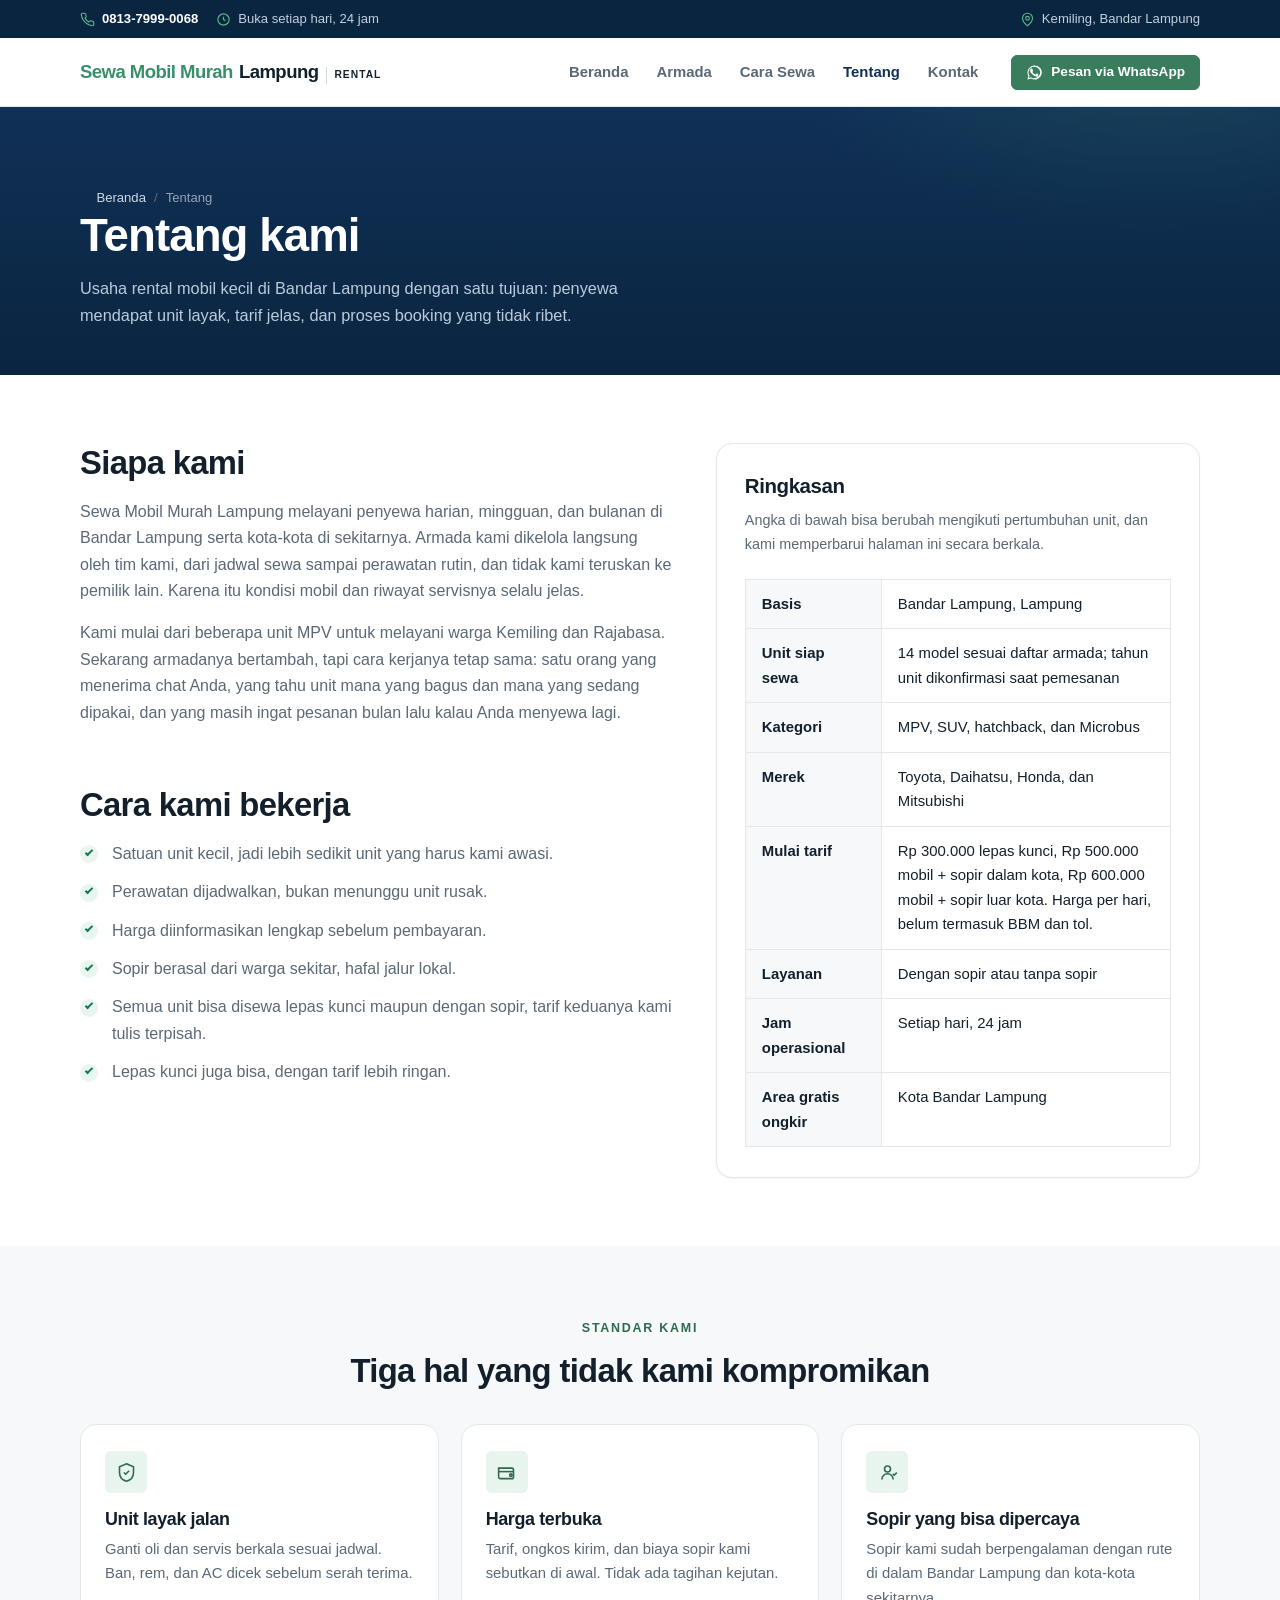
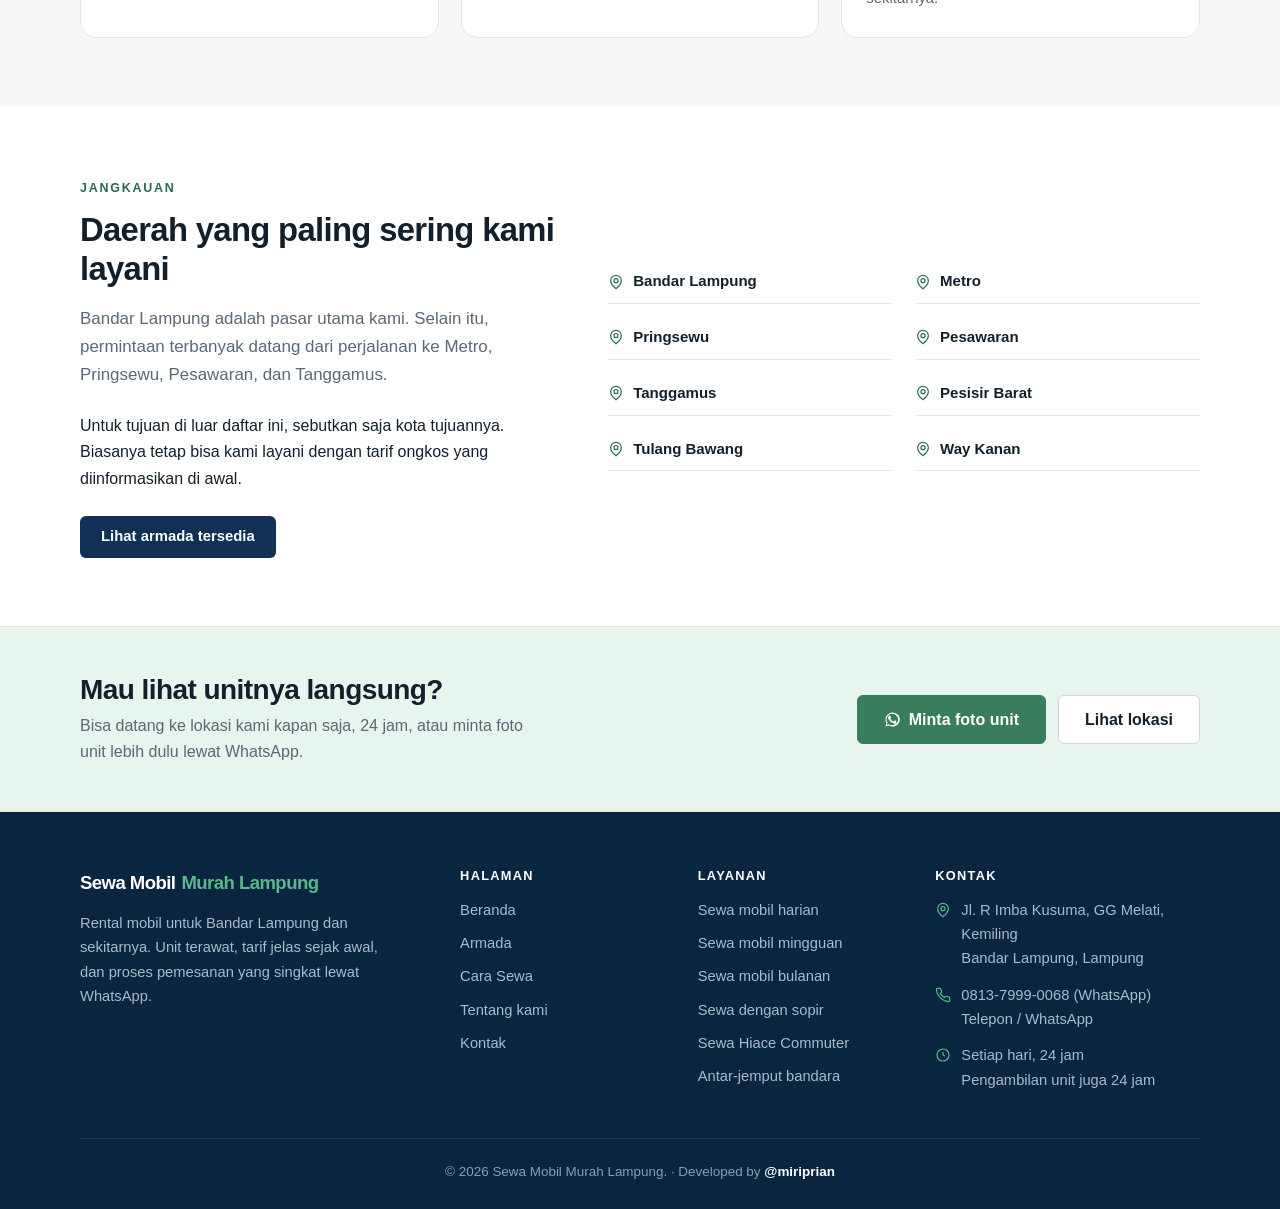
<file: tentang.html>
<!doctype html>
<html lang="id">
<head>
<meta charset="utf-8">
<meta name="viewport" content="width=device-width, initial-scale=1">
<title>Tentang Kami — Sewa Mobil Murah Lampung</title>
<meta name="description" content="Profil Sewa Mobil Murah Lampung: armada yang dikelola sendiri, sopir lokal, perawatan rutin, dan cara kerja kami dalam melayani penyewa di Bandar Lampung.">
<link rel="canonical" href="https://sewamobilmurahlampung.com/tentang">
<meta name="robots" content="index, follow">
<meta name="theme-color" content="#0a2540">
<meta property="og:type" content="website">
<meta property="og:locale" content="id_ID">
<meta property="og:site_name" content="Sewa Mobil Murah Lampung">
<meta property="og:title" content="Tentang Kami — Sewa Mobil Murah Lampung">
  <meta property="og:description" content="Profil Sewa Mobil Murah Lampung dan cara kerja kami dalam melayani penyewa.">
<meta property="og:url" content="https://sewamobilmurahlampung.com/tentang">
<link rel="preload" href="/assets/css/style.css" as="style"><link rel="stylesheet" href="/assets/css/style.css?v=20261027-brand-color2">
<script src="/assets/js/main.js?v=20261027-scroll-anim" defer></script>
</head>
<body data-wa="6281379990068">

<a class="skip-link" href="#utama">Lompat ke konten utama</a>

<div class="topbar">
  <div class="wrap topbar__in">
    <div class="topbar__group">
      <span class="topbar__item">
        <svg viewBox="0 0 24 24" aria-hidden="true"><path d="M22 16.9v3a2 2 0 0 1-2.2 2 19.8 19.8 0 0 1-8.6-3.1 19.5 19.5 0 0 1-6-6A19.8 19.8 0 0 1 2.1 4.2 2 2 0 0 1 4.1 2h3a2 2 0 0 1 2 1.7c.1 1 .4 1.9.7 2.8a2 2 0 0 1-.5 2.1L8.1 9.9a16 16 0 0 0 6 6l1.3-1.3a2 2 0 0 1 2.1-.4c.9.3 1.8.6 2.8.7a2 2 0 0 1 1.7 2z"/></svg>
        <a href="https://wa.me/6281379990068?text=Halo%2C%20mau%20tanya%20sewa%20mobil%20di%20Lampung." target="_blank" rel="noopener">0813-7999-0068</a>
      </span>
      <span class="topbar__item topbar__item--jam">
        <svg viewBox="0 0 24 24" aria-hidden="true"><circle cx="12" cy="12" r="9"/><path d="M12 7.5V12l3 2"/></svg>
        Buka setiap hari, 24 jam
      </span>
    </div>
    <div class="topbar__group">
      <span class="topbar__item topbar__item--lokasi">
        <svg viewBox="0 0 24 24" aria-hidden="true"><path d="M20 10c0 6-8 12-8 12s-8-6-8-12a8 8 0 1 1 16 0z"/><circle cx="12" cy="10" r="3"/></svg>
        Kemiling, Bandar Lampung
      </span>
    </div>
  </div>
</div>

<header class="header">
  <div class="wrap header__in">
    <a class="brand" href="/"><span class="brand__green">Sewa Mobil Murah</span> <span class="brand__black">Lampung</span><span class="brand__tag">Rental</span></a>

    <nav class="nav" id="site-nav" aria-label="Navigasi utama">
      <ul>
        <li><a href="/">Beranda</a></li>
        <li><a href="/armada">Armada</a></li>
        <li><a href="/cara-sewa">Cara Sewa</a></li>
        <li><a href="/tentang" aria-current="page">Tentang</a></li>
        <li><a href="/kontak">Kontak</a></li>
      </ul>
    </nav>

    <a class="btn btn--primary btn--sm header__cta" href="https://wa.me/6281379990068?text=Halo%2C%20saya%20mau%20tanya%20sewa%20mobil%20di%20Bandar%20Lampung." target="_blank" rel="noopener"><svg viewBox="0 0 24 24" aria-hidden="true" class="is-fill"><path d="M17.5 14.4c-.3-.2-1.8-.9-2.1-1-.3-.1-.5-.2-.7.1s-.8 1-1 1.2c-.2.2-.4.2-.7.1-1.7-.8-2.9-1.5-4-3.4-.3-.5.3-.5.9-1.6.1-.2.1-.3 0-.5l-1-2.3c-.2-.6-.5-.5-.7-.5h-.6c-.2 0-.5.1-.8.4-.3.3-1 1-1 2.5s1.1 2.9 1.2 3.1c.1.2 2.1 3.2 5.1 4.5 2 1 2.8 1.1 3.8 1 .6 0 1.2-.5 1.4-1 .2-.5.2-1 .1-1-.1-.1-.3-.2-.6-.3z"/><path d="M12 2a10 10 0 0 0-8.6 15L2 22l5.2-1.4A10 10 0 1 0 12 2zm0 18.2a8.2 8.2 0 0 1-4.4-1.2l-.3-.2-3.1.8.8-3-.2-.3A8.2 8.2 0 1 1 12 20.2z"/></svg><span>Pesan via WhatsApp</span></a>

    <button class="nav-toggle" type="button" aria-expanded="false" aria-controls="site-nav" aria-label="Buka menu navigasi">
      <svg class="icon-menu" viewBox="0 0 24 24" aria-hidden="true"><path d="M4 7h16M4 12h16M4 17h16"/></svg>
      <svg class="icon-close" viewBox="0 0 24 24" aria-hidden="true"><path d="M6 6l12 12M18 6L6 18"/></svg>
    </button>
  </div>
</header>

<main id="utama">

  <section class="pagehead">
    <div class="wrap">
      <ol class="breadcrumb">
        <li><a href="/">Beranda</a></li>
        <li aria-current="page">Tentang</li>
      </ol>
      <h1>Tentang kami</h1>
      <p>Usaha rental mobil kecil di Bandar Lampung dengan satu tujuan: penyewa mendapat unit layak, tarif jelas, dan proses booking yang tidak ribet.</p>
    </div>
  </section>

  <section class="section">
    <div class="wrap split">
      <div class="prose">
        <h2>Siapa kami</h2>
        <p>Sewa Mobil Murah Lampung melayani penyewa harian, mingguan, dan bulanan di Bandar Lampung serta kota-kota di sekitarnya. Armada kami dikelola langsung oleh tim kami, dari jadwal sewa sampai perawatan rutin, dan tidak kami teruskan ke pemilik lain. Karena itu kondisi mobil dan riwayat servisnya selalu jelas.</p>
        <p>Kami mulai dari beberapa unit MPV untuk melayani warga Kemiling dan Rajabasa. Sekarang armadanya bertambah, tapi cara kerjanya tetap sama: satu orang yang menerima chat Anda, yang tahu unit mana yang bagus dan mana yang sedang dipakai, dan yang masih ingat pesanan bulan lalu kalau Anda menyewa lagi.</p>

        <h2>Cara kami bekerja</h2>
        <ul class="checklist">
          <li>Satuan unit kecil, jadi lebih sedikit unit yang harus kami awasi.</li>
          <li>Perawatan dijadwalkan, bukan menunggu unit rusak.</li>
          <li>Harga diinformasikan lengkap sebelum pembayaran.</li>
          <li>Sopir berasal dari warga sekitar, hafal jalur lokal.</li>
          <li>Semua unit bisa disewa lepas kunci maupun dengan sopir, tarif keduanya kami tulis terpisah.</li>
          <li>Lepas kunci juga bisa, dengan tarif lebih ringan.</li>
        </ul>
      </div>

      <div class="panel">
        <h2>Ringkasan</h2>
        <p class="panel__note">Angka di bawah bisa berubah mengikuti pertumbuhan unit, dan kami memperbarui halaman ini secara berkala.</p>
        <table class="spec-table">
          <tbody>
            <tr><th>Basis</th><td>Bandar Lampung, Lampung</td></tr>
            <tr><th>Unit siap sewa</th><td>14 model sesuai daftar armada; tahun unit dikonfirmasi saat pemesanan</td></tr>
            <tr><th>Kategori</th><td>MPV, SUV, hatchback, dan Microbus</td></tr>
            <tr><th>Merek</th><td>Toyota, Daihatsu, Honda, dan Mitsubishi</td></tr>
            <tr><th>Mulai tarif</th><td>Rp 300.000 lepas kunci, Rp 500.000 mobil + sopir dalam kota, Rp 600.000 mobil + sopir luar kota. Harga per hari, belum termasuk BBM dan tol.</td></tr>
            <tr><th>Layanan</th><td>Dengan sopir atau tanpa sopir</td></tr>
            <tr><th>Jam operasional</th><td>Setiap hari, 24 jam</td></tr>
            <tr><th>Area gratis ongkir</th><td>Kota Bandar Lampung</td></tr>
          </tbody>
        </table>
      </div>
    </div>
  </section>

  <section class="section section--alt">
    <div class="wrap">
      <div class="section__head section__head--center">
        <span class="eyebrow">Standar kami</span>
        <h2>Tiga hal yang tidak kami kompromikan</h2>
      </div>

      <div class="grid-3">
        <article class="feature">
          <div class="feature__icon"><svg viewBox="0 0 24 24" aria-hidden="true"><path d="M12 2l8 3.5V12c0 5-3.4 8.7-8 10-4.6-1.3-8-5-8-10V5.5z"/><path d="M9 12l2 2 4-4"/></svg></div>
          <h3>Unit layak jalan</h3>
          <p>Ganti oli dan servis berkala sesuai jadwal. Ban, rem, dan AC dicek sebelum serah terima.</p>
        </article>

        <article class="feature">
          <div class="feature__icon"><svg viewBox="0 0 24 24" aria-hidden="true"><path d="M3 7h15a2 2 0 0 1 2 2v8a2 2 0 0 1-2 2H5a2 2 0 0 1-2-2z"/><path d="M3 11h17"/><circle cx="17" cy="15" r="1.4"/></svg></div>
          <h3>Harga terbuka</h3>
          <p>Tarif, ongkos kirim, dan biaya sopir kami sebutkan di awal. Tidak ada tagihan kejutan.</p>
        </article>

        <article class="feature">
          <div class="feature__icon"><svg viewBox="0 0 24 24" aria-hidden="true"><circle cx="12" cy="8" r="3.4"/><path d="M5.5 20a6.5 6.5 0 0 1 13 0"/><path d="M18 13.5l1.6 1.6 3-3"/></svg></div>
          <h3>Sopir yang bisa dipercaya</h3>
          <p>Sopir kami sudah berpengalaman dengan rute di dalam Bandar Lampung dan kota-kota sekitarnya.</p>
        </article>
      </div>
    </div>
  </section>

  <section class="section">
    <div class="wrap area-layout">
      <div>
        <span class="eyebrow">Jangkauan</span>
        <h2>Daerah yang paling sering kami layani</h2>
        <p class="lead">Bandar Lampung adalah pasar utama kami. Selain itu, permintaan terbanyak datang dari perjalanan ke Metro, Pringsewu, Pesawaran, dan Tanggamus.</p>
        <p class="u-mt">Untuk tujuan di luar daftar ini, sebutkan saja kota tujuannya. Biasanya tetap bisa kami layani dengan tarif ongkos yang diinformasikan di awal.</p>
        <p class="u-mt"><a class="btn btn--dark" href="/armada">Lihat armada tersedia</a></p>
      </div>

      <ul class="area-list">
        <li><a href="/kontak"><svg viewBox="0 0 24 24" aria-hidden="true"><path d="M20 10c0 6-8 12-8 12s-8-6-8-12a8 8 0 1 1 16 0z"/><circle cx="12" cy="10" r="3"/></svg> Bandar Lampung</a></li>
        <li><a href="/kontak"><svg viewBox="0 0 24 24" aria-hidden="true"><path d="M20 10c0 6-8 12-8 12s-8-6-8-12a8 8 0 1 1 16 0z"/><circle cx="12" cy="10" r="3"/></svg> Metro</a></li>
        <li><a href="/kontak"><svg viewBox="0 0 24 24" aria-hidden="true"><path d="M20 10c0 6-8 12-8 12s-8-6-8-12a8 8 0 1 1 16 0z"/><circle cx="12" cy="10" r="3"/></svg> Pringsewu</a></li>
        <li><a href="/kontak"><svg viewBox="0 0 24 24" aria-hidden="true"><path d="M20 10c0 6-8 12-8 12s-8-6-8-12a8 8 0 1 1 16 0z"/><circle cx="12" cy="10" r="3"/></svg> Pesawaran</a></li>
        <li><a href="/kontak"><svg viewBox="0 0 24 24" aria-hidden="true"><path d="M20 10c0 6-8 12-8 12s-8-6-8-12a8 8 0 1 1 16 0z"/><circle cx="12" cy="10" r="3"/></svg> Tanggamus</a></li>
        <li><a href="/kontak"><svg viewBox="0 0 24 24" aria-hidden="true"><path d="M20 10c0 6-8 12-8 12s-8-6-8-12a8 8 0 1 1 16 0z"/><circle cx="12" cy="10" r="3"/></svg> Pesisir Barat</a></li>
        <li><a href="/kontak"><svg viewBox="0 0 24 24" aria-hidden="true"><path d="M20 10c0 6-8 12-8 12s-8-6-8-12a8 8 0 1 1 16 0z"/><circle cx="12" cy="10" r="3"/></svg> Tulang Bawang</a></li>
        <li><a href="/kontak"><svg viewBox="0 0 24 24" aria-hidden="true"><path d="M20 10c0 6-8 12-8 12s-8-6-8-12a8 8 0 1 1 16 0z"/><circle cx="12" cy="10" r="3"/></svg> Way Kanan</a></li>
      </ul>
    </div>
  </section>

  <section class="cta">
    <div class="wrap cta__in">
      <div>
        <h2>Mau lihat unitnya langsung?</h2>
        <p>Bisa datang ke lokasi kami kapan saja, 24 jam, atau minta foto unit lebih dulu lewat WhatsApp.</p>
      </div>
      <div class="cta__actions">
        <a class="btn btn--primary btn--lg" href="https://wa.me/6281379990068?text=Halo%2C%20saya%20mau%20minta%20foto%20unit%20yang%20tersedia." target="_blank" rel="noopener"><svg viewBox="0 0 24 24" aria-hidden="true" class="is-fill"><path d="M17.5 14.4c-.3-.2-1.8-.9-2.1-1-.3-.1-.5-.2-.7.1s-.8 1-1 1.2c-.2.2-.4.2-.7.1-1.7-.8-2.9-1.5-4-3.4-.3-.5.3-.5.9-1.6.1-.2.1-.3 0-.5l-1-2.3c-.2-.6-.5-.5-.7-.5h-.6c-.2 0-.5.1-.8.4-.3.3-1 1-1 2.5s1.1 2.9 1.2 3.1c.1.2 2.1 3.2 5.1 4.5 2 1 2.8 1.1 3.8 1 .6 0 1.2-.5 1.4-1 .2-.5.2-1 .1-1-.1-.1-.3-.2-.6-.3z"/><path d="M12 2a10 10 0 0 0-8.6 15L2 22l5.2-1.4A10 10 0 1 0 12 2zm0 18.2a8.2 8.2 0 0 1-4.4-1.2l-.3-.2-3.1.8.8-3-.2-.3A8.2 8.2 0 1 1 12 20.2z"/></svg><span>Minta foto unit</span></a>
        <a class="btn btn--ghost btn--lg" href="/kontak">Lihat lokasi</a>
      </div>
    </div>
  </section>

</main>

<footer class="footer">
  <div class="wrap">
    <div class="footer__cols">
      <div>
        <p class="brand footer__brand">Sewa Mobil <span>Murah Lampung</span></p>
        <p class="footer__about">Rental mobil untuk Bandar Lampung dan sekitarnya. Unit terawat, tarif jelas sejak awal, dan proses pemesanan yang singkat lewat WhatsApp.</p>
      </div>

      <nav aria-label="Halaman">
        <h2 class="footer__title">Halaman</h2>
        <ul>
          <li><a href="/">Beranda</a></li>
          <li><a href="/armada">Armada</a></li>
          <li><a href="/cara-sewa">Cara Sewa</a></li>
          <li><a href="/tentang">Tentang kami</a></li>
          <li><a href="/kontak">Kontak</a></li>
        </ul>
      </nav>

      <div>
        <h2 class="footer__title">Layanan</h2>
        <ul>
          <li>Sewa mobil harian</li>
          <li>Sewa mobil mingguan</li>
          <li>Sewa mobil bulanan</li>
          <li>Sewa dengan sopir</li>
          <li>Sewa Hiace Commuter</li>
          <li>Antar-jemput bandara</li>
        </ul>
      </div>

      <div>
        <h2 class="footer__title">Kontak</h2>
        <ul class="footer__contact">
          <li>
            <svg viewBox="0 0 24 24" aria-hidden="true"><path d="M20 10c0 6-8 12-8 12s-8-6-8-12a8 8 0 1 1 16 0z"/><circle cx="12" cy="10" r="3"/></svg>
            <span>Jl. R Imba Kusuma, GG Melati, Kemiling<br>Bandar Lampung, Lampung</span>
          </li>
          <li>
            <svg viewBox="0 0 24 24" aria-hidden="true"><path d="M22 16.9v3a2 2 0 0 1-2.2 2 19.8 19.8 0 0 1-8.6-3.1 19.5 19.5 0 0 1-6-6A19.8 19.8 0 0 1 2.1 4.2 2 2 0 0 1 4.1 2h3a2 2 0 0 1 2 1.7c.1 1 .4 1.9.7 2.8a2 2 0 0 1-.5 2.1L8.1 9.9a16 16 0 0 0 6 6l1.3-1.3a2 2 0 0 1 2.1-.4c.9.3 1.8.6 2.8.7a2 2 0 0 1 1.7 2z"/></svg>
            <span><a href="https://wa.me/6281379990068" target="_blank" rel="noopener">0813-7999-0068 (WhatsApp)</a><br><a href="tel:+6281379990068">Telepon / WhatsApp</a></span>
          </li>          <li>
            <svg viewBox="0 0 24 24" aria-hidden="true"><circle cx="12" cy="12" r="9"/><path d="M12 7.5V12l3 2"/></svg>
            <span>Setiap hari, 24 jam<br>Pengambilan unit juga 24 jam</span>
          </li>
        </ul>
      </div>
    </div>

    <div class="footer__bar">
      <p>&copy; <span data-year>2026</span> Sewa Mobil Murah Lampung. &middot; Developed by <a href="https://www.instagram.com/miriprian/" target="_blank" rel="noopener">@miriprian</a></p>
    </div>
  </div>
</footer>

<div class="drawer">
  <a class="btn btn--ghost" href="tel:+6281379990068">
    <svg viewBox="0 0 24 24" aria-hidden="true"><path d="M22 16.9v3a2 2 0 0 1-2.2 2 19.8 19.8 0 0 1-8.6-3.1 19.5 19.5 0 0 1-6-6A19.8 19.8 0 0 1 2.1 4.2 2 2 0 0 1 4.1 2h3a2 2 0 0 1 2 1.7c.1 1 .4 1.9.7 2.8a2 2 0 0 1-.5 2.1L8.1 9.9a16 16 0 0 0 6 6l1.3-1.3a2 2 0 0 1 2.1-.4c.9.3 1.8.6 2.8.7a2 2 0 0 1 1.7 2z"/></svg>
    Telepon
  </a>
  <a class="btn btn--primary" href="https://wa.me/6281379990068?text=Halo%2C%20saya%20mau%20sewa%20mobil%20di%20Bandar%20Lampung." target="_blank" rel="noopener">
    <svg viewBox="0 0 24 24" aria-hidden="true" class="is-fill"><path d="M17.5 14.4c-.3-.2-1.8-.9-2.1-1-.3-.1-.5-.2-.7.1s-.8 1-1 1.2c-.2.2-.4.2-.7.1-1.7-.8-2.9-1.5-4-3.4-.3-.5.3-.5.9-1.6.1-.2.1-.3 0-.5l-1-2.3c-.2-.6-.5-.5-.7-.5h-.6c-.2 0-.5.1-.8.4-.3.3-1 1-1 2.5s1.1 2.9 1.2 3.1c.1.2 2.1 3.2 5.1 4.5 2 1 2.8 1.1 3.8 1 .6 0 1.2-.5 1.4-1 .2-.5.2-1 .1-1-.1-.1-.3-.2-.6-.3z"/><path d="M12 2a10 10 0 0 0-8.6 15L2 22l5.2-1.4A10 10 0 1 0 12 2zm0 18.2a8.2 8.2 0 0 1-4.4-1.2l-.3-.2-3.1.8.8-3-.2-.3A8.2 8.2 0 1 1 12 20.2z"/></svg>
    WhatsApp
  </a>
</div>

</body>
</html>
</file>
<file: assets/css/style.css>
/* ==========================================================================
   Sewa Mobil Murah Lampung — stylesheet utama
   Struktur:
   1. Token desain      6. Tombol & label
   2. Reset & dasar     7. Hero & panel booking
   3. Layout            8. Section & kartu armada
   4. Header & navigasi 9. Langkah, area, testimoni, FAQ
   5. Mobile drawer    10. CTA, footer, sticky bar
                        11. Halaman dalam, form, peta, 404
                        12. Utilitas & motion
   ========================================================================== */

/* 1. Token desain ---------------------------------------------------------- */

:root {
  --navy-900: #0a2540;
  --navy-800: #103056;
  --navy-700: #16406f;
  --navy-600: #1d5490;

  --amber-600: #2d6a4f;
  --amber-500: #3a8f6a;
  --amber-400: #5cb88a;
  --amber-soft: #e8f4ee;

  --ink: #13202c;
  --muted: #5b6875;
  --line: #e3e8ed;
  --line-strong: #cfd7e0;
  --bg: #ffffff;
  --bg-alt: #f6f8fa;
  --bg-soft: #eef2f6;

  --ok-600: #0f7b4f;
  --ok-soft: #e8f6ef;

  --radius-sm: 6px;
  --radius: 10px;
  --radius-lg: 16px;

  --shadow-sm: 0 1px 2px rgba(16, 32, 48, .06);
  --shadow: 0 6px 18px rgba(16, 32, 48, .08);
  --shadow-lg: 0 18px 42px rgba(16, 32, 48, .12);

  --font: -apple-system, BlinkMacSystemFont, "Segoe UI", Roboto, "Helvetica Neue", Arial, "Noto Sans", sans-serif;

  --wrap: 1160px;
  --header-h: 68px;
}

/* 2. Reset & dasar --------------------------------------------------------- */

*,
*::before,
*::after { box-sizing: border-box; }

html {
  -webkit-text-size-adjust: 100%;
  scroll-behavior: smooth;
  scroll-padding-top: calc(var(--header-h) + 16px);
}

body {
  margin: 0;
  background: var(--bg);
  color: var(--ink);
  font-family: var(--font);
  font-size: 16px;
  line-height: 1.65;
  -webkit-font-smoothing: antialiased;
}

img,
svg { max-width: 100%; height: auto; display: block; }

/* Atribut hidden harus menang atas display dari class (.car, .grid, dll) */
[hidden] { display: none !important; }

a { color: var(--navy-700); text-decoration: none; }
a:hover { color: var(--amber-600); }

h1, h2, h3, h4 {
  margin: 0 0 .5em;
  line-height: 1.2;
  font-weight: 700;
  letter-spacing: -.02em;
  color: var(--ink);
}

h1 { font-size: clamp(1.8rem, 1.25rem + 2.4vw, 2.85rem); }
h2 { font-size: clamp(1.45rem, 1.15rem + 1.3vw, 2.05rem); }
h3 { font-size: 1.12rem; }

p { margin: 0 0 1em; }
p:last-child { margin-bottom: 0; }

ul, ol { margin: 0 0 1em; padding-left: 1.25em; }
li { margin-bottom: .3em; }

strong { font-weight: 650; color: var(--ink); }

:focus-visible {
  outline: 2px solid var(--amber-500);
  outline-offset: 2px;
}

.sr-only {
  position: absolute;
  width: 1px;
  height: 1px;
  padding: 0;
  margin: -1px;
  overflow: hidden;
  clip: rect(0, 0, 0, 0);
  white-space: nowrap;
  border: 0;
}

.skip-link {
  position: absolute;
  left: -9999px;
  top: 0;
  z-index: 900;
  padding: 12px 18px;
  background: var(--navy-900);
  color: #fff;
  border-radius: 0 0 var(--radius) 0;
}

.skip-link:focus { left: 0; color: #fff; }

/* 3. Layout ---------------------------------------------------------------- */

.wrap {
  width: 100%;
  max-width: var(--wrap);
  margin-inline: auto;
  padding-inline: 20px;
}

.section { padding: 68px 0; }
.section--alt { background: var(--bg-alt); }
.section--tight { padding: 52px 0; }

.section__head {
  max-width: 62ch;
  margin-bottom: 34px;
}

.section__head--center {
  max-width: 68ch;
  margin-inline: auto;
  text-align: center;
}

.section__head p {
  color: var(--muted);
  font-size: 1.02rem;
  margin-bottom: 0;
}

.eyebrow {
  display: inline-block;
  margin-bottom: 12px;
  font-size: .78rem;
  font-weight: 700;
  letter-spacing: .14em;
  text-transform: uppercase;
  color: var(--amber-600);
}

.lead {
  font-size: 1.06rem;
  color: var(--muted);
}

/* 4. Header & navigasi ----------------------------------------------------- */

.topbar {
  background: var(--navy-900);
  color: #c3d0de;
  font-size: .82rem;
}

.topbar__in {
  display: flex;
  align-items: center;
  justify-content: space-between;
  gap: 18px;
  min-height: 38px;
}

.topbar__group {
  display: flex;
  align-items: center;
  gap: 18px;
}

.topbar__item { display: inline-flex; align-items: center; gap: 7px; }
.topbar__item svg { width: 15px; height: 15px; fill: none; stroke: var(--amber-400); stroke-width: 1.8; flex-shrink: 0; }
.topbar a { color: #fff; font-weight: 600; }
.topbar a:hover { color: var(--amber-400); }

.header {
  position: sticky;
  top: 0;
  z-index: 300;
  background: rgba(255, 255, 255, .94);
  backdrop-filter: blur(10px);
  -webkit-backdrop-filter: blur(10px);
  border-bottom: 1px solid var(--line);
}

.header.is-stuck { box-shadow: var(--shadow-sm); }

.header__in {
  display: flex;
  align-items: center;
  gap: 20px;
  min-height: var(--header-h);
}

.brand {
  display: inline-flex;
  align-items: baseline;
  gap: 6px;
  font-size: 1.16rem;
  font-weight: 800;
  letter-spacing: -.03em;
  color: var(--ink);
  flex-shrink: 0;
}

.brand:hover { color: var(--ink); }
.header .brand:hover { color: var(--ink); }
.footer .brand:hover { color: #fff; }
.footer .brand:hover span { color: var(--amber-400); }
.brand__green { color: #3a8f6a; }
.brand__black { color: var(--ink); }
.brand__tag {
  font-size: .64rem;
  font-weight: 700;
  letter-spacing: .1em;
  text-transform: uppercase;
  color: var(--ink);
  border-left: 1px solid var(--line-strong);
  padding-left: 7px;
  margin-left: 2px;
}

.nav { margin-left: auto; }

.nav ul {
  display: flex;
  align-items: center;
  gap: 2px;
  list-style: none;
  margin: 0;
  padding: 0;
}

.nav li { margin: 0; }

.nav a {
  display: block;
  padding: 9px 13px;
  border-radius: var(--radius-sm);
  color: var(--muted);
  font-size: .93rem;
  font-weight: 550;
}

.nav a:hover { background: var(--bg-soft); color: var(--ink); }
.nav a[aria-current="page"] { color: var(--navy-800); font-weight: 700; }

.header .header__cta,
.header__cta { flex-shrink: 0; background: #3a7d5c !important; border-color: #3a7d5c !important; color: #fff !important; box-shadow: none; }
.header .header__cta:hover,
.header__cta:hover { background: #2f6849 !important; border-color: #2f6849 !important; color: #fff !important; }

/* CTA WhatsApp lain yang memakai btn--primary btn--block. */
a.btn--primary.btn--block[href*="wa.me"] {
  background: #3a7d5c !important;
  border-color: #3a7d5c !important;
  color: #fff !important;
  box-shadow: none;
}

a.btn--primary.btn--block[href*="wa.me"]:hover {
  background: #2f6849 !important;
  border-color: #2f6849 !important;
  color: #fff !important;
}

/* CTA WhatsApp besar (btn--primary btn--lg) ikut hijau. */
a.btn--primary.btn--lg[href*="wa.me"] {
  background: #3a7d5c !important;
  border-color: #3a7d5c !important;
  color: #fff !important;
  box-shadow: none;
}

a.btn--primary.btn--lg[href*="wa.me"]:hover {
  background: #2f6849 !important;
  border-color: #2f6849 !important;
  color: #fff !important;
}

.nav-toggle {
  display: none;
  width: 42px;
  height: 42px;
  padding: 0;
  margin-left: auto;
  background: var(--bg);
  border: 1px solid var(--line-strong);
  border-radius: var(--radius-sm);
  color: var(--ink);
  cursor: pointer;
}

.nav-toggle svg { width: 22px; height: 22px; margin: auto; fill: none; stroke: currentColor; stroke-width: 2; stroke-linecap: round; }
.nav-toggle .icon-close { display: none; }
.nav-toggle[aria-expanded="true"] .icon-close { display: block; }
.nav-toggle[aria-expanded="true"] .icon-menu { display: none; }

@media (max-width: 960px) {
  .nav-toggle { display: grid; place-items: center; }

  .nav {
    position: absolute;
    top: 100%;
    left: 0;
    right: 0;
    margin: 0;
    background: var(--bg);
    border-bottom: 1px solid var(--line);
    box-shadow: var(--shadow);
    padding: 12px 20px 20px;
    display: none;
  }

  .nav.is-open { display: block; }
  .nav ul { flex-direction: column; align-items: stretch; gap: 2px; }
  .nav a { padding: 12px 10px; font-size: 1rem; }

  .header .header__cta { display: none; }
}

@media (max-width: 720px) {
  .topbar__item--jam,
  .topbar__item--lokasi { display: none; }
}

@media (max-width: 420px) {
  .brand { font-size: 1.04rem; }
  .brand__tag { display: none; }
}

/* 5. Drawer kontak (mobile) ------------------------------------------------ */

.drawer {
  position: fixed;
  left: 0;
  right: 0;
  bottom: 0;
  z-index: 320;
  display: none;
  gap: 10px;
  padding: 10px 20px calc(10px + env(safe-area-inset-bottom));
  background: #fff;
  border-top: 1px solid var(--line);
  box-shadow: 0 -6px 20px rgba(16, 32, 48, .08);
}

.drawer .btn { flex: 1 1 0; }

@media (max-width: 720px) {
  .drawer { display: flex; }
  body { padding-bottom: 68px; }
}

/* 6. Tombol & label -------------------------------------------------------- */

.btn {
  display: inline-flex;
  align-items: center;
  justify-content: center;
  gap: 8px;
  padding: 11px 20px;
  border: 1px solid transparent;
  border-radius: var(--radius-sm);
  font-family: inherit;
  font-size: .93rem;
  font-weight: 650;
  line-height: 1.2;
  text-align: center;
  white-space: nowrap;
  cursor: pointer;
  transition: background-color .15s ease, border-color .15s ease, color .15s ease, transform .1s ease;
}

.btn:active { transform: translateY(1px); }
.btn svg { width: 17px; height: 17px; fill: none; stroke: currentColor; stroke-width: 1.9; flex-shrink: 0; }
.btn svg.is-fill { fill: currentColor; stroke: none; }

.btn--primary {
  background: #3a7d5c;
  color: #fff;
  box-shadow: none;
}

.btn--primary:hover { background: #2f6849; color: #fff; }

.btn--dark { background: var(--navy-800); color: #fff; }
.btn--dark:hover { background: var(--navy-900); color: #fff; }

.btn--ghost {
  background: #fff;
  border-color: var(--line-strong);
  color: var(--ink);
}

/* Tombol besar ghost kembali ke gaya asli. */

.btn--ghost:hover { border-color: var(--navy-700); color: var(--navy-800); }

.btn--on-dark {
  background: rgba(255, 255, 255, .1);
  border-color: rgba(255, 255, 255, .3);
  color: #fff;
}

.btn--on-dark:hover { background: rgba(255, 255, 255, .18); color: #fff; }

.btn--sm { padding: 8px 14px; font-size: .85rem; }
.btn--lg { padding: 14px 26px; font-size: 1rem; }
.btn--block { width: 100%; }

.badge {
  display: inline-flex;
  align-items: center;
  gap: 5px;
  padding: 4px 10px;
  border-radius: 999px;
  background: var(--bg-soft);
  color: var(--muted);
  font-size: .76rem;
  font-weight: 650;
}

.badge--amber { background: var(--amber-soft); color: var(--amber-600); }
.badge--ok { background: var(--ok-soft); color: var(--ok-600); }
.badge--dark { background: rgba(255, 255, 255, .14); color: #fff; }

.tag-list {
  display: flex;
  flex-wrap: wrap;
  gap: 8px;
  list-style: none;
  margin: 0;
  padding: 0;
}

.tag-list li { margin: 0; }

.tag {
  display: inline-block;
  padding: 6px 13px;
  background: #fff;
  border: 1px solid var(--line);
  border-radius: 999px;
  color: var(--muted);
  font-size: .86rem;
}

.tag:hover { border-color: var(--navy-700); color: var(--navy-800); }

/* 7. Hero & panel booking -------------------------------------------------- */

.hero {
  position: relative;
  padding: 72px 0 76px;
  background: var(--navy-900);
  color: #e8eef5;
  overflow: hidden;
}

.hero::before {
  content: "";
  position: absolute;
  inset: 0;
  background:
    radial-gradient(680px 320px at 88% -10%, rgba(58, 143, 106, .2), transparent 62%),
    linear-gradient(180deg, var(--navy-800), var(--navy-900));
}

.hero::after {
  content: "";
  position: absolute;
  inset: 0;
  background-image: repeating-linear-gradient(135deg, rgba(255, 255, 255, .035) 0 1px, transparent 1px 13px);
  pointer-events: none;
}

.hero__in {
  position: relative;
  z-index: 1;
  display: grid;
  grid-template-columns: minmax(0, 1.05fr) minmax(0, .95fr);
  gap: 52px;
  align-items: center;
}

.hero__badge {
  display: inline-flex;
  align-items: center;
  gap: 8px;
  padding: 6px 13px;
  margin-bottom: 20px;
  border: 1px solid rgba(255, 255, 255, .22);
  border-radius: 999px;
  background: rgba(255, 255, 255, .07);
  color: #dbe6f2;
  font-size: .8rem;
  font-weight: 600;
}

.hero__badge::before {
  content: "";
  width: 7px;
  height: 7px;
  border-radius: 50%;
  background: #4ade80;
}

.hero h1 { color: #fff; margin-bottom: 18px; max-width: 16ch; }
.hero h1 em { font-style: normal; color: var(--amber-400); }

/* Animasi hero dinonaktifkan sesuai preferensi. */

.hero__text {
  max-width: 52ch;
  color: #bccbdb;
  font-size: 1.06rem;
  margin-bottom: 28px;
}

.hero__actions {
  display: flex;
  flex-wrap: wrap;
  gap: 12px;
  margin-bottom: 30px;
}

.hero__facts {
  display: flex;
  flex-wrap: wrap;
  gap: 12px 30px;
  list-style: none;
  margin: 0;
  padding: 0;
  color: #a9bacb;
  font-size: .88rem;
}

.hero__facts li { margin: 0; display: flex; align-items: center; gap: 8px; }
.hero__facts svg { width: 17px; height: 17px; fill: none; stroke: var(--amber-400); stroke-width: 1.9; flex-shrink: 0; }

/* Panel booking */
.book {
  background: #fff;
  border-radius: var(--radius-lg);
  padding: 26px;
  box-shadow: var(--shadow-lg);
  color: var(--ink);
}

.book h2 {
  font-size: 1.16rem;
  margin-bottom: 4px;
}

.book__note {
  color: var(--muted);
  font-size: .86rem;
  margin-bottom: 20px;
}

.field { min-width: 0; margin-bottom: 15px; }

.field label {
  display: block;
  margin-bottom: 6px;
  font-size: .82rem;
  font-weight: 650;
  color: var(--ink);
}

.field input,
.field select,
.field textarea {
  width: 100%;
  padding: 11px 13px;
  background: #fff;
  border: 1px solid var(--line-strong);
  border-radius: var(--radius-sm);
  color: var(--ink);
  font-family: inherit;
  font-size: .93rem;
}

.field textarea { min-height: 84px; resize: vertical; }

/* Safari iOS gives native date controls an intrinsic width and extra padding.
   Constrain the host and its internal editor without disabling the picker. */
.field input[type="date"] {
  display: block;
  -webkit-appearance: none;
  appearance: none;
  box-sizing: border-box;
  min-width: 0;
  max-width: 100%;
  min-inline-size: 0;
  height: 46px;
  min-height: 46px;
  text-align: left;
}

.field input[type="date"]::-webkit-date-and-time-value {
  min-width: 0;
  min-height: 1.4em;
  text-align: left;
}

.field input[type="date"]::-webkit-datetime-edit {
  min-width: 0;
  padding: 0;
}

.field__hint {
  display: block;
  margin-top: 6px;
  color: var(--muted);
  font-size: .78rem;
}

.field input:focus,
.field select:focus,
.field textarea:focus {
  outline: none;
  border-color: var(--navy-600);
  box-shadow: 0 0 0 3px rgba(29, 84, 144, .12);
}

.field__row {
  display: grid;
  grid-template-columns: repeat(2, minmax(0, 1fr));
  gap: 12px;
}

@media (max-width: 900px) {
  .hero { padding: 52px 0 58px; }
  .hero__in { grid-template-columns: minmax(0, 1fr); gap: 38px; }
  .hero h1 { max-width: none; }
}

@media (max-width: 480px) {
  .field__row { grid-template-columns: minmax(0, 1fr); }
  .field__row .field { min-width: 0; }
  .book { padding: 20px; }
  .field input,
  .field select,
  .field textarea { font-size: 16px; }
  .field input[type="date"] { min-width: 0; }
}

/* 8. Section & kartu armada ------------------------------------------------ */

.grid-3 {
  display: grid;
  grid-template-columns: repeat(3, minmax(0, 1fr));
  gap: 22px;
}

.grid-2 {
  display: grid;
  grid-template-columns: repeat(2, minmax(0, 1fr));
  gap: 22px;
  align-items: stretch;
}

.grid-4 {
  display: grid;
  grid-template-columns: repeat(4, minmax(0, 1fr));
  gap: 20px;
}

@media (max-width: 1000px) {
  .grid-4 { grid-template-columns: repeat(2, minmax(0, 1fr)); }
}

@media (max-width: 860px) {
  .grid-3 { grid-template-columns: repeat(2, minmax(0, 1fr)); }
}

@media (max-width: 560px) {
  .grid-2,
  .grid-3,
  .grid-4 { grid-template-columns: minmax(0, 1fr); }
  .section { padding: 48px 0; }
  .section--tight { padding: 40px 0; }
}

.feature {
  padding: 26px 24px;
  background: var(--bg);
  border: 1px solid var(--line);
  border-radius: var(--radius-lg);
  height: 100%;
}

.section--alt .feature { background: #fff; }

.feature__icon {
  display: grid;
  place-items: center;
  width: 42px;
  height: 42px;
  margin-bottom: 16px;
  border-radius: var(--radius-sm);
  background: var(--navy-900);
  color: var(--amber-400);
}

.section--alt .feature__icon { background: var(--amber-soft); color: var(--amber-600); }

.feature__icon svg { width: 21px; height: 21px; fill: none; stroke: currentColor; stroke-width: 1.8; }
.feature h3 { margin-bottom: 6px; }
.feature p { margin: 0; color: var(--muted); font-size: .93rem; }

/* 6b. Pilihan layanan: dengan sopir / tanpa sopir --------------------------- */

.choice {
  display: flex;
  flex-direction: column;
  height: 100%;
  padding: 28px 26px;
  background: #fff;
  border: 1px solid var(--line);
  border-radius: var(--radius-lg);
}

.choice--highlight {
  border-color: var(--amber-500);
  box-shadow: 0 0 0 3px var(--amber-soft);
}

.section--alt .choice { background: var(--bg); }

.choice__head {
  display: flex;
  align-items: center;
  gap: 13px;
  margin-bottom: 16px;
}

.choice__icon {
  display: grid;
  place-items: center;
  width: 44px;
  height: 44px;
  flex-shrink: 0;
  border-radius: var(--radius-sm);
  background: var(--navy-900);
  color: var(--amber-400);
}

.section--alt .choice__icon { background: var(--amber-soft); color: var(--amber-600); }

.choice__icon svg { width: 22px; height: 22px; fill: none; stroke: currentColor; stroke-width: 1.8; }
.choice h3 { margin-bottom: 2px; font-size: 1.14rem; }

.choice__tag {
  color: var(--muted);
  font-size: .86rem;
  font-weight: 600;
}

.choice > p {
  margin-bottom: 18px;
  color: var(--muted);
  font-size: .93rem;
}

.choice__list {
  list-style: none;
  margin: 0 0 20px;
  padding: 0;
  border-top: 1px solid var(--line);
}

.choice__list li {
  display: flex;
  gap: 10px;
  align-items: flex-start;
  padding: 10px 0;
  border-bottom: 1px solid var(--line);
  font-size: .91rem;
}

.choice__list li:last-child { border-bottom: 0; }

.choice__list svg {
  width: 17px;
  height: 17px;
  margin-top: .22em;
  flex-shrink: 0;
  fill: none;
  stroke: var(--ok-600);
  stroke-width: 2.2;
}

.choice__list .is-off svg { stroke: var(--muted); }
.choice__list .is-off { color: var(--muted); }

.choice__foot { margin-top: auto; }

.choice__note {
  margin: 14px 0 0;
  color: var(--muted);
  font-size: .85rem;
}

@media (max-width: 520px) {
  .choice { padding: 22px 18px; }
}

/* Kartu mobil */
.car {
  display: flex;
  flex-direction: column;
  background: #fff;
  border: 1px solid var(--line);
  border-radius: var(--radius-lg);
  overflow: hidden;
  height: 100%;
  transition: border-color .18s ease, box-shadow .18s ease, transform .18s ease;
}

.car:hover {
  border-color: var(--line-strong);
  box-shadow: var(--shadow);
  transform: translateY(-3px);
}

.car__media {
  position: relative;
  background: var(--bg-soft);
  border-bottom: 1px solid var(--line);
}

/* Consistent framing: normalized photos show the entire vehicle, not a crop. */
.car__media img {
  display: block;
  width: 100%;
  height: auto;
  aspect-ratio: 8 / 5;
  object-fit: contain;
  background: #fff;
}

.car__flag {
  position: absolute;
  top: 12px;
  left: 12px;
}

.car__body {
  display: flex;
  flex-direction: column;
  flex: 1 1 auto;
  padding: 20px 22px 22px;
}

.car__name { margin-bottom: 3px; font-size: 1.1rem; }
.car__series { color: var(--muted); font-size: .86rem; margin-bottom: 14px; }

.car__spec {
  display: flex;
  flex-wrap: wrap;
  gap: 6px 16px;
  list-style: none;
  margin: 0 0 18px;
  padding: 0 0 16px;
  border-bottom: 1px solid var(--line);
  color: var(--muted);
  font-size: .84rem;
}

.car__spec li { margin: 0; display: flex; align-items: center; gap: 6px; }
.car__spec svg { width: 15px; height: 15px; fill: none; stroke: var(--navy-600); stroke-width: 1.7; flex-shrink: 0; }

.car__foot {
  display: flex;
  flex-wrap: wrap;
  align-items: flex-end;
  justify-content: space-between;
  gap: 12px 14px;
  margin-top: auto;
}

.car__price {
  display: flex;
  flex-wrap: wrap;
  align-items: baseline;
  column-gap: 5px;
  row-gap: 7px;
  margin-top: 2px;
}

.car__rate {
  display: flex;
  flex-wrap: wrap;
  align-items: baseline;
  column-gap: 5px;
  width: 100%;
}

.car__price small {
  display: block;
  width: 100%;
  color: var(--muted);
  font-size: .7rem;
  text-transform: uppercase;
  letter-spacing: .07em;
}

.car__price strong {
  font-size: 1.12rem;
  font-weight: 800;
  letter-spacing: -.03em;
  line-height: 1.15;
}

.car__price span { color: var(--muted); font-size: .78rem; font-weight: 500; }

.car__rate--sopir strong { color: var(--navy-700); }

.car__actions {
  display: flex;
  flex: 1 1 auto;
  justify-content: flex-end;
  gap: 8px;
}

.car__wa {
  padding: 12px 16px;
  white-space: normal;
}

/* Tombol Tanya Unit hijau flat, ikon putih. */
.car__wa {
  background: #3a7d5c;
  border-color: #3a7d5c;
  color: #fff;
}

.car__wa svg,
.car__wa svg.is-fill { fill: #fff !important; }

.car__wa:hover {
  background: #2f6849;
  border-color: #2f6849;
  color: #fff;
}

/* Filter armada */
.filter {
  display: flex;
  flex-wrap: wrap;
  gap: 8px;
  margin-bottom: 30px;
}

.filter button {
  padding: 9px 16px;
  background: #fff;
  border: 1px solid var(--line-strong);
  border-radius: 999px;
  color: var(--muted);
  font-family: inherit;
  font-size: .88rem;
  font-weight: 600;
  cursor: pointer;
  transition: background-color .15s ease, border-color .15s ease, color .15s ease;
}

.filter button:hover { border-color: var(--navy-700); color: var(--navy-800); }

.filter button[aria-pressed="true"] {
  background: var(--navy-800);
  border-color: var(--navy-800);
  color: #fff;
}

.fleet-note {
  margin-top: 26px;
  padding: 16px 20px;
  background: var(--bg-alt);
  border-left: 3px solid var(--amber-500);
  border-radius: 0 var(--radius-sm) var(--radius-sm) 0;
  color: var(--muted);
  font-size: .9rem;
}

.fleet-note p { margin: 0; }

.empty {
  padding: 44px 20px;
  text-align: center;
  background: var(--bg-alt);
  border: 1px dashed var(--line-strong);
  border-radius: var(--radius-lg);
  color: var(--muted);
}

/* Kelompok armada per merek */
.filter-label {
  margin: 0 0 10px;
  color: var(--navy-800);
  font-size: .82rem;
  font-weight: 700;
  letter-spacing: .07em;
  text-transform: uppercase;
}

.filter + .filter-label { margin-top: 26px; }

.filter-brand {
  display: flex;
  align-items: center;
  gap: 14px;
  margin-bottom: 26px;
}

.filter-brand .filter-label { margin: 0; }

.filter-brand select {
  min-width: 210px;
  padding: 9px 36px 9px 14px;
  background: #fff
    url("data:image/svg+xml,%3Csvg xmlns='http://www.w3.org/2000/svg' viewBox='0 0 12 8'%3E%3Cpath d='M1 1.5 6 6.5l5-5' fill='none' stroke='%230a2540' stroke-width='1.8' stroke-linecap='round' stroke-linejoin='round'/%3E%3C/svg%3E")
    no-repeat right 13px center;
  background-size: 11px 8px;
  border: 1px solid var(--line-strong);
  border-radius: var(--radius-sm);
  color: var(--navy-900);
  font-family: inherit;
  font-size: .9rem;
  font-weight: 600;
  appearance: none;
  -webkit-appearance: none;
  cursor: pointer;
}

.filter-brand select:focus-visible {
  outline: 2px solid var(--navy-700);
  outline-offset: 2px;
}

/* Pencarian unit */
.filter-search {
  display: flex;
  flex-wrap: wrap;
  align-items: center;
  gap: 10px 14px;
  margin-bottom: 26px;
}

.filter-search .filter-label { margin: 0; }

.filter-search input {
  flex: 1 1 220px;
  min-width: 0;
  padding: 9px 14px;
  background: #fff;
  border: 1px solid var(--line-strong);
  border-radius: var(--radius-sm);
  color: var(--navy-900);
  font-family: inherit;
  font-size: .9rem;
  font-weight: 600;
}

.filter-search input::placeholder { color: var(--muted); font-weight: 500; }

.filter-search input:focus-visible {
  outline: 2px solid var(--navy-700);
  outline-offset: 2px;
}

.fleet { margin-top: 4px; }

.fleet-brand { margin-top: 40px; }
.fleet-brand:first-child { margin-top: 0; }

.fleet-brand__title {
  display: flex;
  align-items: baseline;
  gap: 10px;
  margin: 0 0 18px;
  padding-bottom: 10px;
  border-bottom: 2px solid var(--line);
  color: var(--navy-900);
  font-size: 1.22rem;
  letter-spacing: -.01em;
}

.fleet-brand__title span {
  color: var(--muted);
  font-size: .8rem;
  font-weight: 700;
  letter-spacing: .06em;
  text-transform: uppercase;
}

.fleet-brand .grid-3 { margin-top: 0; }

@media (max-width: 560px) {
  .filter-brand { display: block; }
  .filter-brand .filter-label { margin-bottom: 8px; }
  .filter-brand select { width: 100%; }
  .fleet-brand__title { font-size: 1.1rem; }
}

/* 9. Langkah, area, testimoni, FAQ ----------------------------------------- */

.steps {
  display: grid;
  grid-template-columns: repeat(4, minmax(0, 1fr));
  gap: 20px;
  counter-reset: step;
}

.steps--3 { grid-template-columns: repeat(3, minmax(0, 1fr)); }

@media (max-width: 900px) {
  .steps,
  .steps--3 { grid-template-columns: repeat(2, minmax(0, 1fr)); }
}

@media (max-width: 520px) {
  .steps,
  .steps--3 { grid-template-columns: minmax(0, 1fr); }
}

.step {
  position: relative;
  padding: 24px 22px;
  background: #fff;
  border: 1px solid var(--line);
  border-radius: var(--radius-lg);
}

.section--alt .step { background: #fff; }

.step__num {
  display: grid;
  place-items: center;
  width: 34px;
  height: 34px;
  margin-bottom: 14px;
  background: var(--navy-900);
  color: var(--amber-400);
  border-radius: 50%;
  font-size: .92rem;
  font-weight: 800;
}

.step h3 { margin-bottom: 5px; font-size: 1.02rem; }
.step p { margin: 0; color: var(--muted); font-size: .92rem; }

.area-layout {
  display: grid;
  grid-template-columns: minmax(0, .9fr) minmax(0, 1.1fr);
  gap: 44px;
  align-items: center;
}

@media (max-width: 900px) {
  .area-layout { grid-template-columns: minmax(0, 1fr); gap: 30px; }
}

.area-list {
  display: grid;
  grid-template-columns: repeat(2, minmax(0, 1fr));
  gap: 12px 22px;
  list-style: none;
  margin: 0;
  padding: 0;
}

.area-list li { margin: 0; }

.area-list a {
  display: flex;
  align-items: center;
  gap: 9px;
  padding: 9px 0;
  border-bottom: 1px solid var(--line);
  color: var(--ink);
  font-size: .94rem;
  font-weight: 550;
}

.area-list a:hover { color: var(--amber-600); }

.area-list svg { width: 16px; height: 16px; fill: none; stroke: var(--amber-600); stroke-width: 1.8; flex-shrink: 0; }

@media (max-width: 480px) {
  .area-list { grid-template-columns: minmax(0, 1fr); }
}

.quote {
  display: flex;
  flex-direction: column;
  margin: 0;
  padding: 26px 24px;
  background: #fff;
  border: 1px solid var(--line);
  border-radius: var(--radius-lg);
  height: 100%;
}

.quote__stars {
  display: flex;
  gap: 3px;
  margin-bottom: 14px;
  color: #f5a623;
}

.quote__stars svg { width: 16px; height: 16px; fill: currentColor; }

.quote p { color: var(--ink); font-size: .95rem; }
.quote__head { display: flex; align-items: center; gap: 12px; margin-bottom: 12px; }
.quote__avatar { flex: 0 0 auto; width: 40px; height: 40px; border-radius: 50%; background: var(--bg-soft); color: var(--navy-700); overflow: hidden; }
.quote__avatar svg { width: 100%; height: 100%; display: block; fill: currentColor; }
.quote footer { margin: 0; padding: 0; font-size: .87rem; color: var(--muted); }
.quote footer strong { display: block; color: var(--ink); font-size: .92rem; }
.quote footer strong { display: block; color: var(--ink); font-size: .92rem; }

/* Ulasan: carousel geser manual (scroll-snap). Tanpa JS masih bisa digeser. */
.svg-sprite { position: absolute; width: 0; height: 0; overflow: hidden; }

.carousel__track {
  display: flex;
  gap: 22px;
  overflow-x: auto;
  scroll-snap-type: x mandatory;
  -webkit-overflow-scrolling: touch;
  scrollbar-width: none;
  padding: 2px 0;
}

.carousel__track::-webkit-scrollbar { display: none; }

.carousel__track > .quote {
  flex: 0 0 calc((100% - 44px) / 3);
  scroll-snap-align: start;
}

.carousel__nav {
  display: flex;
  align-items: center;
  justify-content: center;
  gap: 16px;
  margin-top: 24px;
}

.carousel__nav[hidden] { display: none; }

.carousel__btn {
  display: inline-flex;
  align-items: center;
  justify-content: center;
  width: 44px;
  height: 44px;
  padding: 0;
  border: 1px solid var(--line-strong);
  border-radius: 50%;
  background: var(--bg);
  color: var(--navy-700);
  cursor: pointer;
  transition: border-color .15s, color .15s, opacity .15s;
}

.carousel__btn svg {
  width: 18px;
  height: 18px;
  fill: none;
  stroke: currentColor;
  stroke-width: 2;
  stroke-linecap: round;
  stroke-linejoin: round;
}

.carousel__btn:hover { border-color: var(--navy-700); color: var(--navy-900); }

.carousel__btn:disabled { border-color: var(--line); color: var(--muted); opacity: .4; cursor: default; }

.carousel__dots { display: flex; align-items: center; }

.carousel__dot {
  width: 26px;
  height: 36px;
  padding: 0;
  border: 0;
  background: none;
  cursor: pointer;
  display: inline-flex;
  align-items: center;
  justify-content: center;
}

.carousel__dot::before {
  content: "";
  width: 9px;
  height: 9px;
  border-radius: 50%;
  background: var(--line-strong);
  transition: background .15s, transform .15s;
}

.carousel__dot:hover::before { background: var(--muted); }
.carousel__dot.is-active::before { background: var(--amber-600); transform: scale(1.3); }

/* Kredit foto */
.credit-grid {
  list-style: none;
  margin: 28px 0 0;
  padding: 0;
  display: grid;
  grid-template-columns: repeat(auto-fill, minmax(250px, 1fr));
  gap: 16px;
}

.credit-card {
  display: flex;
  align-items: flex-start;
  gap: 12px;
  padding: 12px;
  border: 1px solid var(--line);
  border-radius: var(--radius);
  background: var(--bg-alt);
}

.credit-card img {
  width: 112px;
  height: 70px;
  flex-shrink: 0;
  object-fit: cover;
  border-radius: var(--radius-sm);
  background: var(--bg-soft);
}

.credit-card__name {
  margin: 0 0 4px;
  font-size: .92rem;
  font-weight: 700;
  color: var(--ink);
}

.credit-card__meta a {
  display: inline-block;
  min-height: 24px;
  padding: 2px 0;
  margin: 1px 0;
  text-decoration: underline;
  text-underline-offset: 2px;
}

/* Tautan di dalam paragraf diberi garis bawah supaya tidak hanya dibedakan
   oleh warna (kriteria aksesibilitas 1.4.1). */
.prose a,
.muted a,
.footer__bar a {
  text-decoration: underline;
  text-underline-offset: 2px;
}

.footer__bar a[href*="instagram.com/miriprian"] {
  color: #fff;
  font-weight: 700;
  text-decoration: none;
}

.credit-card__meta {
  margin: 0;
  font-size: .78rem;
  line-height: 1.45;
  color: var(--muted);
}

.credit-card__meta + .credit-card__meta { margin-top: 2px; }

@media (max-width: 560px) {
  .credit-grid { grid-template-columns: 1fr; }
}

@media (max-width: 860px) {
  .carousel__track > .quote { flex-basis: calc((100% - 22px) / 2); }
}

@media (max-width: 560px) {
  .carousel__track > .quote { flex-basis: 100%; }
  .carousel__dots { display: none; }
}

/* FAQ */
.faq {
  display: grid;
  grid-template-columns: repeat(2, minmax(0, 1fr));
  gap: 14px 22px;
  align-items: start;
}

@media (max-width: 760px) {
  .faq { grid-template-columns: minmax(0, 1fr); }
}

.faq details {
  background: #fff;
  border: 1px solid var(--line);
  border-radius: var(--radius);
  overflow: hidden;
}

.faq summary {
  display: flex;
  align-items: center;
  justify-content: space-between;
  gap: 14px;
  padding: 15px 18px;
  cursor: pointer;
  font-size: .97rem;
  font-weight: 650;
  list-style: none;
}

.faq summary::-webkit-details-marker { display: none; }

.faq summary::after {
  content: "";
  flex-shrink: 0;
  width: 10px;
  height: 10px;
  border-right: 2px solid var(--amber-600);
  border-bottom: 2px solid var(--amber-600);
  transform: rotate(45deg) translateY(-2px);
  transition: transform .2s ease;
}

.faq details[open] summary::after { transform: rotate(-135deg) translateY(-2px); }
.faq details[open] { border-color: var(--line-strong); }

.faq__body {
  padding: 0 18px 17px;
  color: var(--muted);
  font-size: .93rem;
}

/* Tabel sederhana */
.spec-table {
  width: 100%;
  border-collapse: collapse;
  font-size: .93rem;
  background: #fff;
}

.spec-table th,
.spec-table td {
  padding: 12px 16px;
  text-align: left;
  vertical-align: top;
  border: 1px solid var(--line);
}

.spec-table th {
  width: 32%;
  background: var(--bg-alt);
  font-weight: 650;
  color: var(--ink);
}

.prose { max-width: 72ch; color: var(--muted); }
.prose h2 { margin-top: 1.8em; }
.prose h2:first-child { margin-top: 0; }
.prose h3 { margin-top: 1.5em; color: var(--ink); }
.prose li { margin-bottom: .45em; }
.prose strong { color: var(--ink); }

.checklist { list-style: none; margin: 0; padding: 0; }

.checklist li {
  position: relative;
  padding-left: 32px;
  margin-bottom: 12px;
  color: var(--muted);
}

.checklist li::before {
  content: "";
  position: absolute;
  top: .28em;
  left: 0;
  width: 18px;
  height: 18px;
  border-radius: 50%;
  background: var(--ok-soft);
}

.checklist li::after {
  content: "";
  position: absolute;
  top: .55em;
  left: 5px;
  width: 8px;
  height: 4px;
  border-left: 2px solid var(--ok-600);
  border-bottom: 2px solid var(--ok-600);
  transform: rotate(-45deg);
}

.checklist--amber li::before { background: var(--amber-soft); }
.checklist--amber li::after { border-color: var(--amber-600); }

/* 10. CTA, footer, halaman dalam ------------------------------------------ */

.pagehead {
  padding: 54px 0 46px;
  background: var(--navy-900);
  color: #c3d0de;
  background-image:
    radial-gradient(620px 300px at 90% -20%, rgba(58, 143, 106, .2), transparent 60%),
    linear-gradient(180deg, var(--navy-800), var(--navy-900));
}

.pagehead h1 { color: #fff; margin-bottom: 12px; }
.pagehead p { max-width: 62ch; margin: 0; color: #bccbdb; font-size: 1.02rem; }

/* Permukaan gelap: strong global memakai --ink (hampir hitam) yang
   tidak terbaca di atas latar navy. Pakai amber-400 supaya menonjol. */
.pagehead strong,
.hero strong,
.footer strong,
.topbar strong,
.cta strong { color: var(--amber-400); }

.breadcrumb {
  padding-top: 26px;
  margin: 0;
  list-style: none;
  display: flex;
  flex-wrap: wrap;
  gap: 8px;
  font-size: .82rem;
  color: #93a5b8;
}

.breadcrumb li { margin: 0; display: flex; align-items: center; gap: 8px; }
.breadcrumb li + li::before { content: "/"; color: rgba(255, 255, 255, .3); }
.breadcrumb a { color: #cfdae6; }
.breadcrumb a:hover { color: var(--amber-400); }
.breadcrumb [aria-current] { color: #93a5b8; }

.cta {
  padding: 46px 0;
  background: var(--amber-soft);
  border-top: 1px solid #f3e2c6;
  border-bottom: 1px solid #f3e2c6;
}

.cta__in {
  display: flex;
  flex-wrap: wrap;
  align-items: center;
  justify-content: space-between;
  gap: 24px;
}

.cta h2 { margin-bottom: 6px; font-size: clamp(1.3rem, 1.05rem + 1vw, 1.75rem); }
.cta p { margin: 0; color: var(--muted); max-width: 52ch; }
.cta__actions { display: flex; flex-wrap: wrap; gap: 12px; }

/* Footer */
.footer {
  padding: 56px 0 26px;
  background: var(--navy-900);
  color: #a9bacb;
  font-size: .92rem;
}

.footer__cols {
  display: grid;
  grid-template-columns: 1.7fr 1fr 1fr 1.3fr;
  gap: 34px;
  padding-bottom: 34px;
}

@media (max-width: 900px) { .footer__cols { grid-template-columns: repeat(2, minmax(0, 1fr)); gap: 28px; } }
@media (max-width: 520px) { .footer__cols { grid-template-columns: minmax(0, 1fr); } }

.footer__brand { color: #fff; margin-bottom: 12px; }
.footer__brand span { color: var(--amber-400); }
.footer__about { max-width: 38ch; }

.footer__title {
  margin: 0 0 14px;
  color: #fff;
  font-size: .8rem;
  font-weight: 700;
  letter-spacing: .1em;
  text-transform: uppercase;
}

.footer ul { list-style: none; margin: 0; padding: 0; }
.footer li { margin-bottom: 9px; }
.footer a { color: #a9bacb; }
.footer a:hover { color: #fff; }

.footer__contact li {
  display: flex;
  gap: 10px;
  align-items: flex-start;
  margin-bottom: 12px;
}

.footer__contact svg { width: 16px; height: 16px; margin-top: .28em; fill: none; stroke: var(--amber-400); stroke-width: 1.8; flex-shrink: 0; }

.footer__bar {
  display: flex;
  flex-direction: column;
  align-items: center;
  justify-content: center;
  text-align: center;
  gap: 6px;
  padding-top: 22px;
  border-top: 1px solid rgba(255, 255, 255, .1);
  font-size: .84rem;
  color: #8b9db0;
}

/* 11. Halaman dalam: form, kontak, peta, 404 ------------------------------- */

.split {
  display: grid;
  grid-template-columns: minmax(0, 1.1fr) minmax(0, .9fr);
  gap: 44px;
  align-items: start;
}

@media (max-width: 900px) {
  .split { grid-template-columns: minmax(0, 1fr); gap: 32px; }
}

.panel {
  padding: 30px 28px;
  background: #fff;
  border: 1px solid var(--line);
  border-radius: var(--radius-lg);
  box-shadow: var(--shadow-sm);
}

@media (max-width: 520px) { .panel { padding: 22px 18px; } }

.panel h2 { font-size: 1.28rem; }
.panel__note { color: var(--muted); font-size: .9rem; margin-bottom: 22px; }

.form-grid {
  display: grid;
  grid-template-columns: repeat(2, minmax(0, 1fr));
  gap: 0 16px;
}

.form-grid .field--full { grid-column: 1 / -1; }

@media (max-width: 520px) {
  .form-grid { grid-template-columns: minmax(0, 1fr); }
}

.contact-list {
  list-style: none;
  margin: 0 0 26px;
  padding: 0;
}

.contact-list li {
  display: flex;
  gap: 14px;
  align-items: flex-start;
  padding: 15px 0;
  border-bottom: 1px solid var(--line);
}

.contact-list li:last-child { border-bottom: 0; }

.contact-list__icon {
  display: grid;
  place-items: center;
  width: 38px;
  height: 38px;
  flex-shrink: 0;
  border-radius: var(--radius-sm);
  background: var(--navy-900);
  color: var(--amber-400);
}

.contact-list__icon svg { width: 19px; height: 19px; fill: none; stroke: currentColor; stroke-width: 1.8; }
.contact-list small { display: block; color: var(--muted); font-size: .78rem; letter-spacing: .04em; text-transform: uppercase; }
.contact-list a { display: block; font-weight: 650; font-size: 1rem; overflow-wrap: anywhere; }
.contact-list a:hover { color: var(--amber-600); }
.contact-list p { margin: 2px 0 0; color: var(--muted); font-size: .9rem; }

.map {
  margin-top: 22px;
  border: 1px solid var(--line);
  border-radius: var(--radius-lg);
  overflow: hidden;
  background: var(--bg-soft);
}

.map iframe { display: block; width: 100%; height: 340px; border: 0; }

@media (max-width: 560px) { .map iframe { height: 260px; } }

.notfound {
  padding: 92px 0 104px;
  text-align: center;
}

.notfound__code {
  font-size: clamp(4.5rem, 3rem + 10vw, 8.5rem);
  font-weight: 800;
  line-height: 1;
  letter-spacing: -.05em;
  color: var(--navy-900);
}

.notfound p { max-width: 46ch; margin: 14px auto 28px; color: var(--muted); }
.notfound__actions { display: flex; flex-wrap: wrap; gap: 12px; justify-content: center; }

/* 12. Utilitas & motion ---------------------------------------------------- */

.stack-sm > * + * { margin-top: 12px; }
.u-mt { margin-top: 24px; }
.mt-0 { margin-top: 0; }
.text-center { text-align: center; }
.muted { color: var(--muted); }

@media (prefers-reduced-motion: reduce) {
  html { scroll-behavior: auto; }
  *,
  *::before,
  *::after {
    animation-duration: .01ms !important;
    transition-duration: .01ms !important;
  }
}

@media print {
  .topbar, .header, .drawer, .cta, .footer, .nav-toggle { display: none !important; }
  body { color: #000; }
}
</file>
